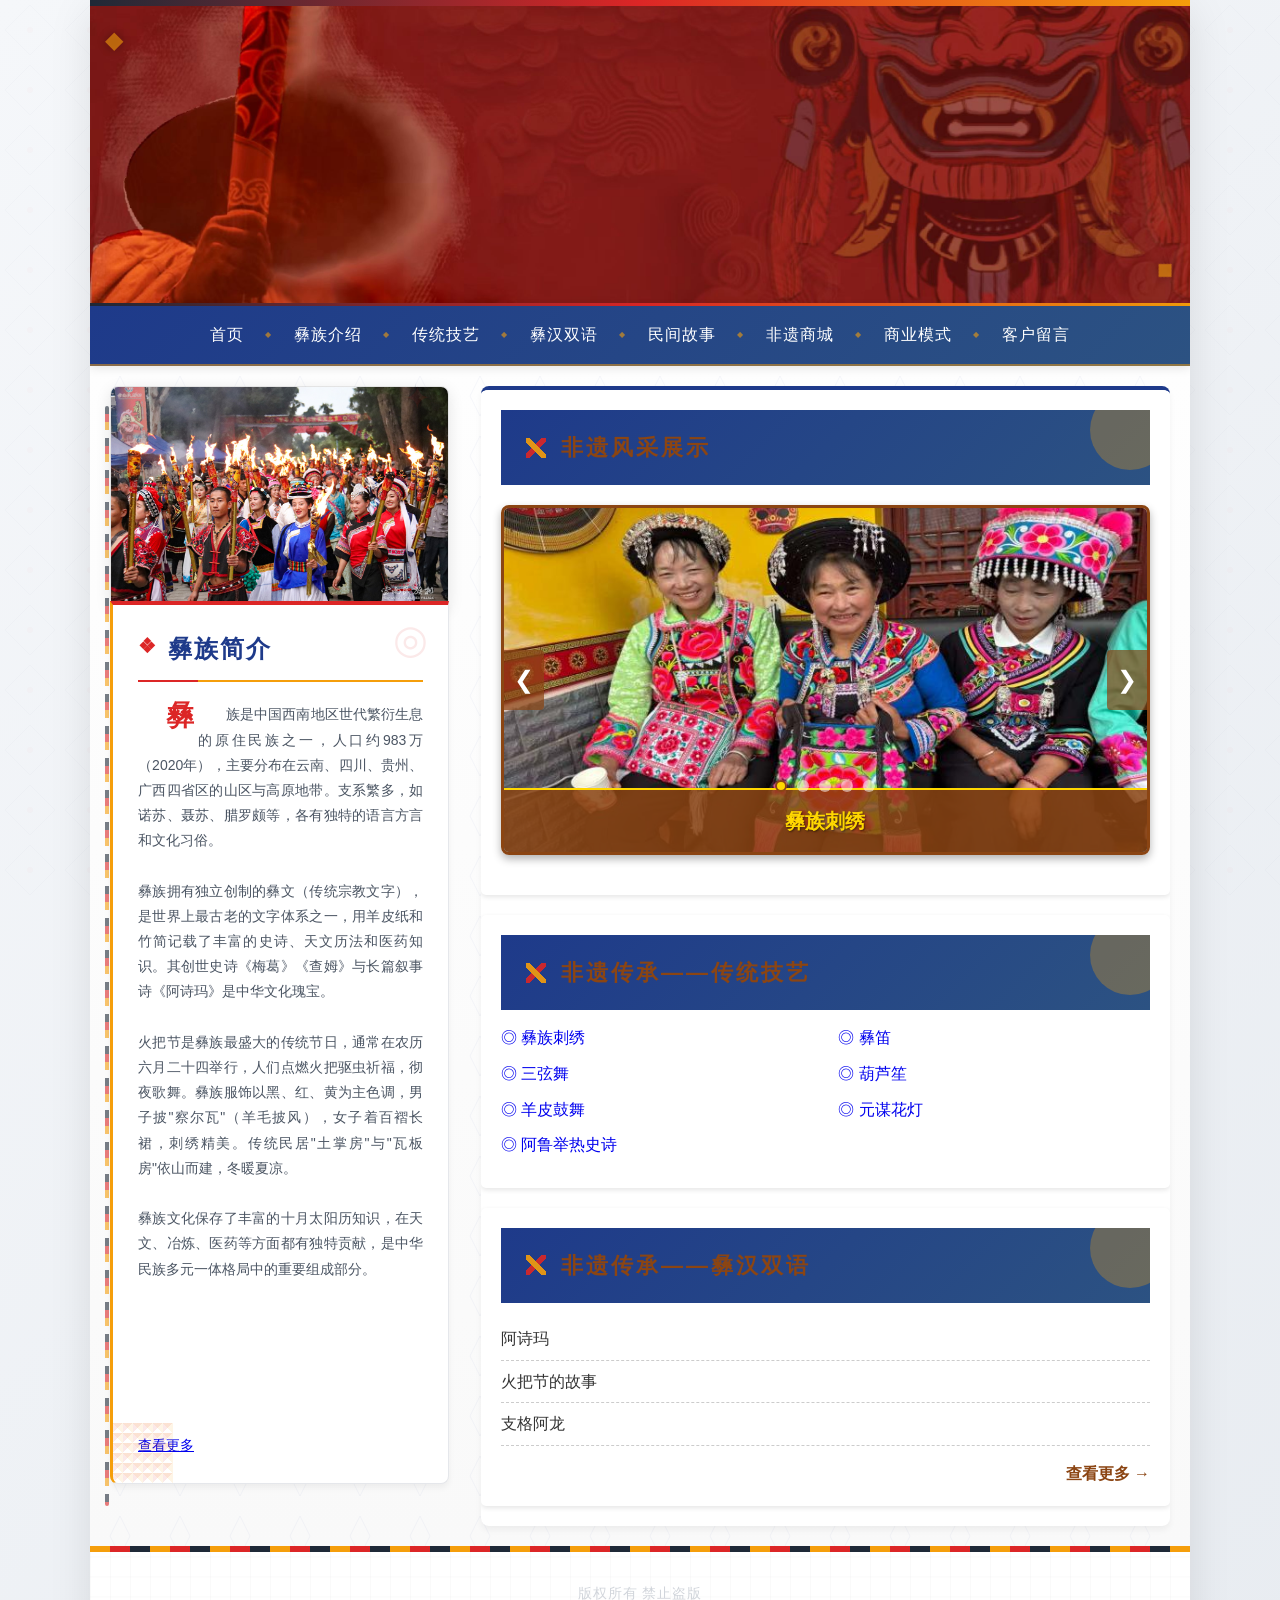
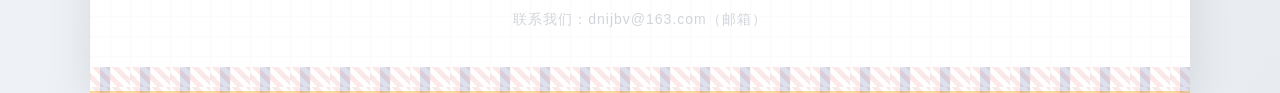
<file: index.html>
<!DOCTYPE html PUBLIC "-//W3C//DTD XHTML 1.0 Transitional//EN" "http://www.w3.org/TR/xhtml1/DTD/xhtml1-transitional.dtd">
<html xmlns="http://www.w3.org/1999/xhtml">
<head>
<meta http-equiv="Content-Type" content="text/html; charset=utf-8" />
<title>非遗传承——彝火数藏</title>
<link rel="stylesheet" type="text/css" href="css/index.css">

<!-- 仅添加必要的布局辅助样式，不改动原有CSS -->
<style type="text/css">
/* 辅助：让左右分区更清晰的布局 */
.content {
    overflow: hidden; /* 清除浮动 */
    padding: 20px;
}

/* 左侧：固定宽度浮动 */
.zuo {
    float: left;
    width: 32%;
    margin-right: 3%;
}

/* 右侧：自适应宽度 */
.you {
    float: left;
    width: 65%;
}

/* 确保容器撑开 */
.clearit {
    clear: both;
    height: 0;
    overflow: hidden;
}

/* 轮播图从列表中独立出来后的样式补偿 */
.slider-container {
    margin: 20px 0;
    width: 100%;
    height: 350px;
}

/* 右侧内容分块 */
.you-section {
    background: #fff;
    margin-bottom: 20px;
    padding: 20px;
    border-radius: 5px;
    box-shadow: 0 2px 5px rgba(0,0,0,0.1);
}

/* 技艺列表横向排列优化 */
.craft-grid {
    overflow: hidden;
}
.craft-grid li {
    float: left;
    width: 48%;
    margin-right: 4%;
    margin-bottom: 10px;
    list-style: none;
}
.craft-grid li:nth-child(2n) {
    margin-right: 0;
}

/* 故事列表样式保持 */
.story-list li {
    list-style: none;
    padding: 8px 0;
    border-bottom: 1px dashed #ccc;
}

/* 响应式：小屏幕时堆叠 */
@media (max-width: 768px) {
    .zuo, .you {
        float: none;
        width: 100%;
        margin-right: 0;
    }
}
</style>

<!-- 轮播图CSS - 方案二：图片上叠加半透明文字 -->
<style type="text/css">
.slider-container {
    position: relative;
    overflow: hidden;
    border: 3px solid #8B4513;
    border-radius: 8px;
    box-shadow: 0 4px 8px rgba(0,0,0,0.3);
}
.slider-wrapper {
    position: relative;
    width: 100%;
    height: 100%;
}
.slide {
    position: absolute;
    top: 0;
    left: 0;
    width: 100%;
    height: 100%;
    opacity: 0;
    transition: opacity 1s ease-in-out;
}
.slide.active {
    opacity: 1;
}
.slide img {
    width: 100%;
    height: 100%;
    object-fit: cover;
    display: block;
}
/* 文字说明样式 - 叠加在图片底部 */
.slide-caption {
    position: absolute;
    bottom: 0;
    left: 0;
    right: 0;
    background: rgba(139, 69, 19, 0.85);  /* 半透明赭石色背景 */
    color: #FFD700;  /* 金黄色文字 */
    padding: 15px;
    text-align: center;
    font-size: 20px;
    font-weight: bold;
    /* 文字阴影增强可读性 */
    text-shadow: 1px 1px 2px rgba(0,0,0,0.5);
    /* 上边框装饰 */
    border-top: 2px solid #FFD700;
}
.slider-btn {
    position: absolute;
    top: 50%;
    transform: translateY(-50%);
    background: rgba(139, 69, 19, 0.7);
    color: #fff;
    border: none;
    width: 40px;
    height: 60px;
    font-size: 24px;
    cursor: pointer;
    z-index: 10;
}
.slider-prev { left: 0; border-radius: 0 4px 4px 0; }
.slider-next { right: 0; border-radius: 4px 0 0 4px; }
.slider-dots {
    position: absolute;
    bottom: 60px;  /* 调整位置，避免与文字重叠 */
    left: 50%;
    transform: translateX(-50%);
    display: flex;
    gap: 10px;
    z-index: 10;
}
.dot {
    width: 12px;
    height: 12px;
    border-radius: 50%;
    background: rgba(255,255,255,0.5);
    cursor: pointer;
}
.dot.active {
    background: #FFD700;
    border: 2px solid #8B4513;
}
</style>
</head>

<body>

<div class="page">
    <div class="banner"><img src="images/banner.jpg" /></div>

    <div class="daohang">
        <p><a href="index.html">首页</a></p>
        <p><a href="jieshao.html">彝族介绍</a></p>
        <p><a href="jiyi.html">传统技艺</a></p>
        <p><a href="shuangyu.html">彝汉双语</a></p>
        <p><a href="gushi.html">民间故事</a></p>
        <p><a href="shangcheng.html">非遗商城</a></p>
        <p><a href="shangye.html">商业模式</a></p>
        <p><a href="liuyan.html">客户留言</a></p>
    </div>

    <div class="content">
        <!-- 左侧：保持原有结构 -->
        <div class="zuo">
            <img src="images/zuo1.jpg" />
            <div class="fangshi">
                <h1>彝族简介</h1>
                <p>
                    彝族是中国西南地区世代繁衍生息的原住民族之一，人口约983万（2020年），主要分布在云南、四川、贵州、广西四省区的山区与高原地带。支系繁多，如诺苏、聂苏、腊罗颇等，各有独特的语言方言和文化习俗。<br /><br />
                    
                    彝族拥有独立创制的彝文（传统宗教文字），是世界上最古老的文字体系之一，用羊皮纸和竹简记载了丰富的史诗、天文历法和医药知识。其创世史诗《梅葛》《查姆》与长篇叙事诗《阿诗玛》是中华文化瑰宝。<br /><br />
                    
                    火把节是彝族最盛大的传统节日，通常在农历六月二十四举行，人们点燃火把驱虫祈福，彻夜歌舞。彝族服饰以黑、红、黄为主色调，男子披"察尔瓦"（羊毛披风），女子着百褶长裙，刺绣精美。传统民居"土掌房"与"瓦板房"依山而建，冬暖夏凉。<br /><br />
                   
                    彝族文化保存了丰富的十月太阳历知识，在天文、冶炼、医药等方面都有独特贡献，是中华民族多元一体格局中的重要组成部分。
                    <br>
                    <br>
                    <br>
                    <br>
                    <br>
                    <br>
                    <br>
                    <a href="jieshao.html">查看更多</a>
                </p>
            </div>
        </div>

        <!-- 右侧：重新组织，不再把轮播图塞在ul里 -->
        <div class="you">
            
            <!-- 区块1：轮播图（独立出来，不再嵌套在li中） -->
            <div class="you-section">
                <h2 style="color: #8B4513; margin-bottom:15px;">非遗风采展示</h2>
                <div class="slider-container" id="craftSlider">
                    <div class="slider-wrapper">
                        <!-- 每个slide包含图片和文字说明 -->
                        <div class="slide active">
                            <img src="images/yixiu.jpg" alt="彝族刺绣" />
                            <div class="slide-caption">彝族刺绣</div>
                        </div>
                        <div class="slide">
                            <img src="images/yangpiguwu.jpg" alt="羊皮鼓舞" />
                            <div class="slide-caption">羊皮鼓舞</div>
                        </div>
                        <div class="slide">
                            <img src="images/sanxianwu.jpg" alt="三弦舞" />
                            <div class="slide-caption">三弦舞</div>
                        </div>
                        <div class="slide">
                            <img src="images/hulusheng.jpg" alt="葫芦笙" />
                            <div class="slide-caption">葫芦笙</div>
                        </div>
                         <div class="slide">
                            <img src="images/huobajie.jpg" alt="火把节" />
                            <div class="slide-caption">火把节</div>
                        </div>
                    </div>
                    
                    <button class="slider-btn slider-prev" onclick="changeSlide(-1)">&#10094;</button>
                    <button class="slider-btn slider-next" onclick="changeSlide(1)">&#10095;</button>
                    
                    <div class="slider-dots" id="sliderDots"></div>
                </div>
            </div>

            <!-- 区块2：传统技艺（使用两列布局，不再是一长条） -->
            <div class="you-section">
                <h2 style="color: #8B4513; margin-bottom:15px;">非遗传承——传统技艺</h2>
                <ul class="craft-grid">
                    <li><a href="yixiu.html" style="text-decoration: none;">◎ 彝族刺绣</a></li>
                    <li><a href="yidi.html" style="text-decoration: none;">◎ 彝笛</a></li>
                    <li><a href="sanxianwu.html" style="text-decoration: none;">◎ 三弦舞</a></li>
                    <li><a href="hulusheng.html" style="text-decoration: none;">◎ 葫芦笙</a></li>
                    <li><a href="yangpiguwu.html" style="text-decoration: none;">◎ 羊皮鼓舞</a></li>
                    <li><a href="huadeng.html" style="text-decoration: none;">◎ 元谋花灯</a></li>
                    <li><a href="alujure.html" style="text-decoration: none;">◎ 阿鲁举热史诗</a></li>
                </ul>
            </div>

            <!-- 区块3：民族故事 -->
            <div class="you-section">
                <h2 style="color: #8B4513; margin-bottom:15px;">非遗传承——彝汉双语</h2>
                <ul class="story-list">
                    <li>阿诗玛</li>
                    <li>火把节的故事</li>
                    <li>支格阿龙</li>
                </ul>
                <p style="text-align:right; margin-top:15px;">
                    <a href="gushi.html" style="color:#8B4513; text-decoration:none; font-weight:bold;">查看更多 →</a>
                </p>
            </div>

        </div>
        
        <div class="clearit"></div>
    </div>

    <div class="foot">
        <p>版权所有 禁止盗版<br />联系我们：dnijbv@163.com（邮箱）</p>
    </div>
</div>

<!-- 引用外部JS文件（确保路径正确） -->
<script type="text/javascript" src="Scripts/slide.js"></script>

</body>
</html>
</file>
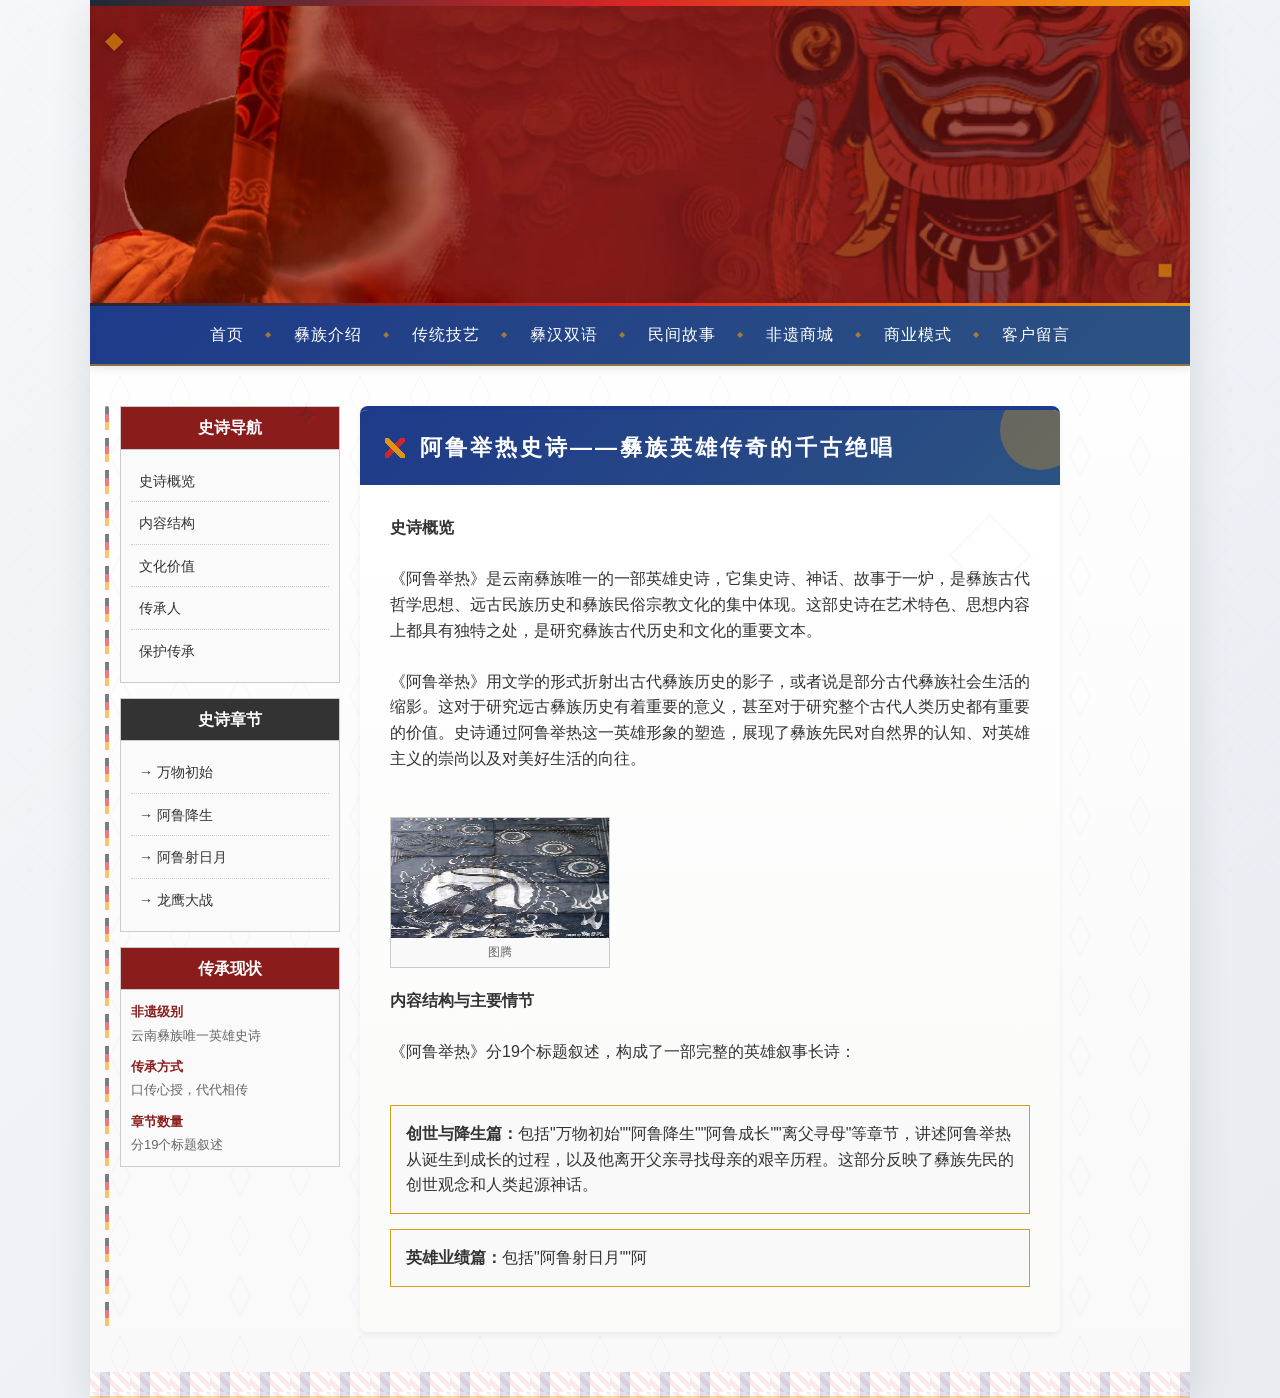
<file: alujure.html>
<!DOCTYPE html PUBLIC "-//W3C//DTD XHTML 1.0 Transitional//EN" "http://www.w3.org/TR/xhtml1/DTD/xhtml1-transitional.dtd">
<html xmlns="http://www.w3.org/1999/xhtml">
<head>
<meta http-equiv="Content-Type" content="text/html; charset=utf-8" />
<title>阿鲁举热史诗 - 非遗传承——彝火数藏</title>
<link rel="stylesheet" type="text/css" href="css/index.css">
</head>

<body>

<div class="page">
<div class="banner"><img src="images/banner.jpg" /></div>

  <div class="daohang">
        <p><a href="index.html">首页</a></p>
        <p><a href="jieshao.html">彝族介绍</a></p>
        <p><a href="jiyi.html">传统技艺</a></p>
        <p><a href="shuangyu.html">彝汉双语</a></p>
        <p><a href="gushi.html">民间故事</a></p>
        <p><a href="shangcheng.html">非遗商城</a></p>
        <p><a href="shangye.html">商业模式</a></p>
        <p><a href="liuyan.html">客户留言</a></p>
    </div>


<div class="content">

<!-- 左侧边栏 -->
<div class="zuo" style="width:220px; float:left; margin-right:20px;">
    <div style="border:1px solid #ccc; margin-bottom:15px; background:#fafafa;">
        <h3 style="background:#8b1c1c; color:#fff; padding:8px; font-size:16px; text-align:center; margin:0; border-bottom:1px solid #ccc;">史诗导航</h3>
        <ul style="list-style:none; padding:10px; margin:0;">
            <li style="padding:8px; border-bottom:1px dotted #ccc;"><a href="#intro" style="color:#333; text-decoration:none; font-size:14px;">史诗概览</a></li>
            <li style="padding:8px; border-bottom:1px dotted #ccc;"><a href="#content" style="color:#333; text-decoration:none; font-size:14px;">内容结构</a></li>
            <li style="padding:8px; border-bottom:1px dotted #ccc;"><a href="#value" style="color:#333; text-decoration:none; font-size:14px;">文化价值</a></li>
            <li style="padding:8px; border-bottom:1px dotted #ccc;"><a href="#inherit" style="color:#333; text-decoration:none; font-size:14px;">传承人</a></li>
            <li style="padding:8px;"><a href="#protect" style="color:#333; text-decoration:none; font-size:14px;">保护传承</a></li>
        </ul>
    </div>
    
    <div style="border:1px solid #ccc; margin-bottom:15px; background:#fafafa;">
        <h3 style="background:#333; color:#fff; padding:8px; font-size:16px; text-align:center; margin:0; border-bottom:1px solid #ccc;">史诗章节</h3>
        <ul style="list-style:none; padding:10px; margin:0;">
            <li style="padding:8px; border-bottom:1px dotted #ccc;"><a href="#" style="color:#333; text-decoration:none; font-size:14px;">→ 万物初始</a></li>
            <li style="padding:8px; border-bottom:1px dotted #ccc;"><a href="#" style="color:#333; text-decoration:none; font-size:14px;">→ 阿鲁降生</a></li>
            <li style="padding:8px; border-bottom:1px dotted #ccc;"><a href="#" style="color:#333; text-decoration:none; font-size:14px;">→ 阿鲁射日月</a></li>
            <li style="padding:8px;"><a href="#" style="color:#333; text-decoration:none; font-size:14px;">→ 龙鹰大战</a></li>
        </ul>
    </div>
    
    <div style="border:1px solid #ccc; background:#fafafa;">
        <h3 style="background:#8b1c1c; color:#fff; padding:8px; font-size:16px; text-align:center; margin:0; border-bottom:1px solid #ccc;">传承现状</h3>
        <div style="padding:10px; font-size:13px; color:#666; line-height:1.8;">
            <p style="margin:0 0 8px 0; text-indent:0;"><strong style="color:#8b1c1c;">非遗级别</strong><br />云南彝族唯一英雄史诗</p>
            <p style="margin:0 0 8px 0; text-indent:0;"><strong style="color:#8b1c1c;">传承方式</strong><br />口传心授，代代相传</p>
            <p style="margin:0; text-indent:0;"><strong style="color:#8b1c1c;">章节数量</strong><br />分19个标题叙述</p>
        </div>
    </div>
</div>

<!-- 右侧主内容区 -->
<div class="you" style="width:700px; float:left;">
<h2>阿鲁举热史诗——彝族英雄传奇的千古绝唱</h2>
<div class="neirong">
<p>
<strong id="intro">史诗概览</strong><br /><br />

《阿鲁举热》是云南彝族唯一的一部英雄史诗，它集史诗、神话、故事于一炉，是彝族古代哲学思想、远古民族历史和彝族民俗宗教文化的集中体现。这部史诗在艺术特色、思想内容上都具有独特之处，是研究彝族古代历史和文化的重要文本。<br /><br />

《阿鲁举热》用文学的形式折射出古代彝族历史的影子，或者说是部分古代彝族社会生活的缩影。这对于研究远古彝族历史有着重要的意义，甚至对于研究整个古代人类历史都有重要的价值。史诗通过阿鲁举热这一英雄形象的塑造，展现了彝族先民对自然界的认知、对英雄主义的崇尚以及对美好生活的向往。<br /><br />

<div style="margin:20px 0; overflow:hidden;">
    <div style="width:220px; float:left; margin-right:20px; border:1px solid #ccc; text-align:center;">
        <img src="images/alujure2.jpg" style="width:100%; height:120px; background:#eee;" alt="传承人表演" />
        <p style="margin:0; padding:5px; font-size:12px; color:#666; background:#f9f9f9;">图腾</p>
    </div>
    <div style="clear:both;"></div>
</div>

<strong id="content">内容结构与主要情节</strong><br /><br />

《阿鲁举热》分19个标题叙述，构成了一部完整的英雄叙事长诗：<br /><br />

<div style="background:#f9f9f9; border:1px solid #d4a017; padding:15px; margin:15px 0;">
<p style="margin:0; text-indent:0;"><strong>创世与降生篇：</strong>包括"万物初始""阿鲁降生""阿鲁成长""离父寻母"等章节，讲述阿鲁举热从诞生到成长的过程，以及他离开父亲寻找母亲的艰辛历程。这部分反映了彝族先民的创世观念和人类起源神话。</p>
</div>

<div style="background:#f9f9f9; border:1px solid #d4a017; padding:15px; margin:15px 0;">
<p style="margin:0; text-indent:0;"><strong>英雄业绩篇：</strong>包括"阿鲁射日月""阿
</file>
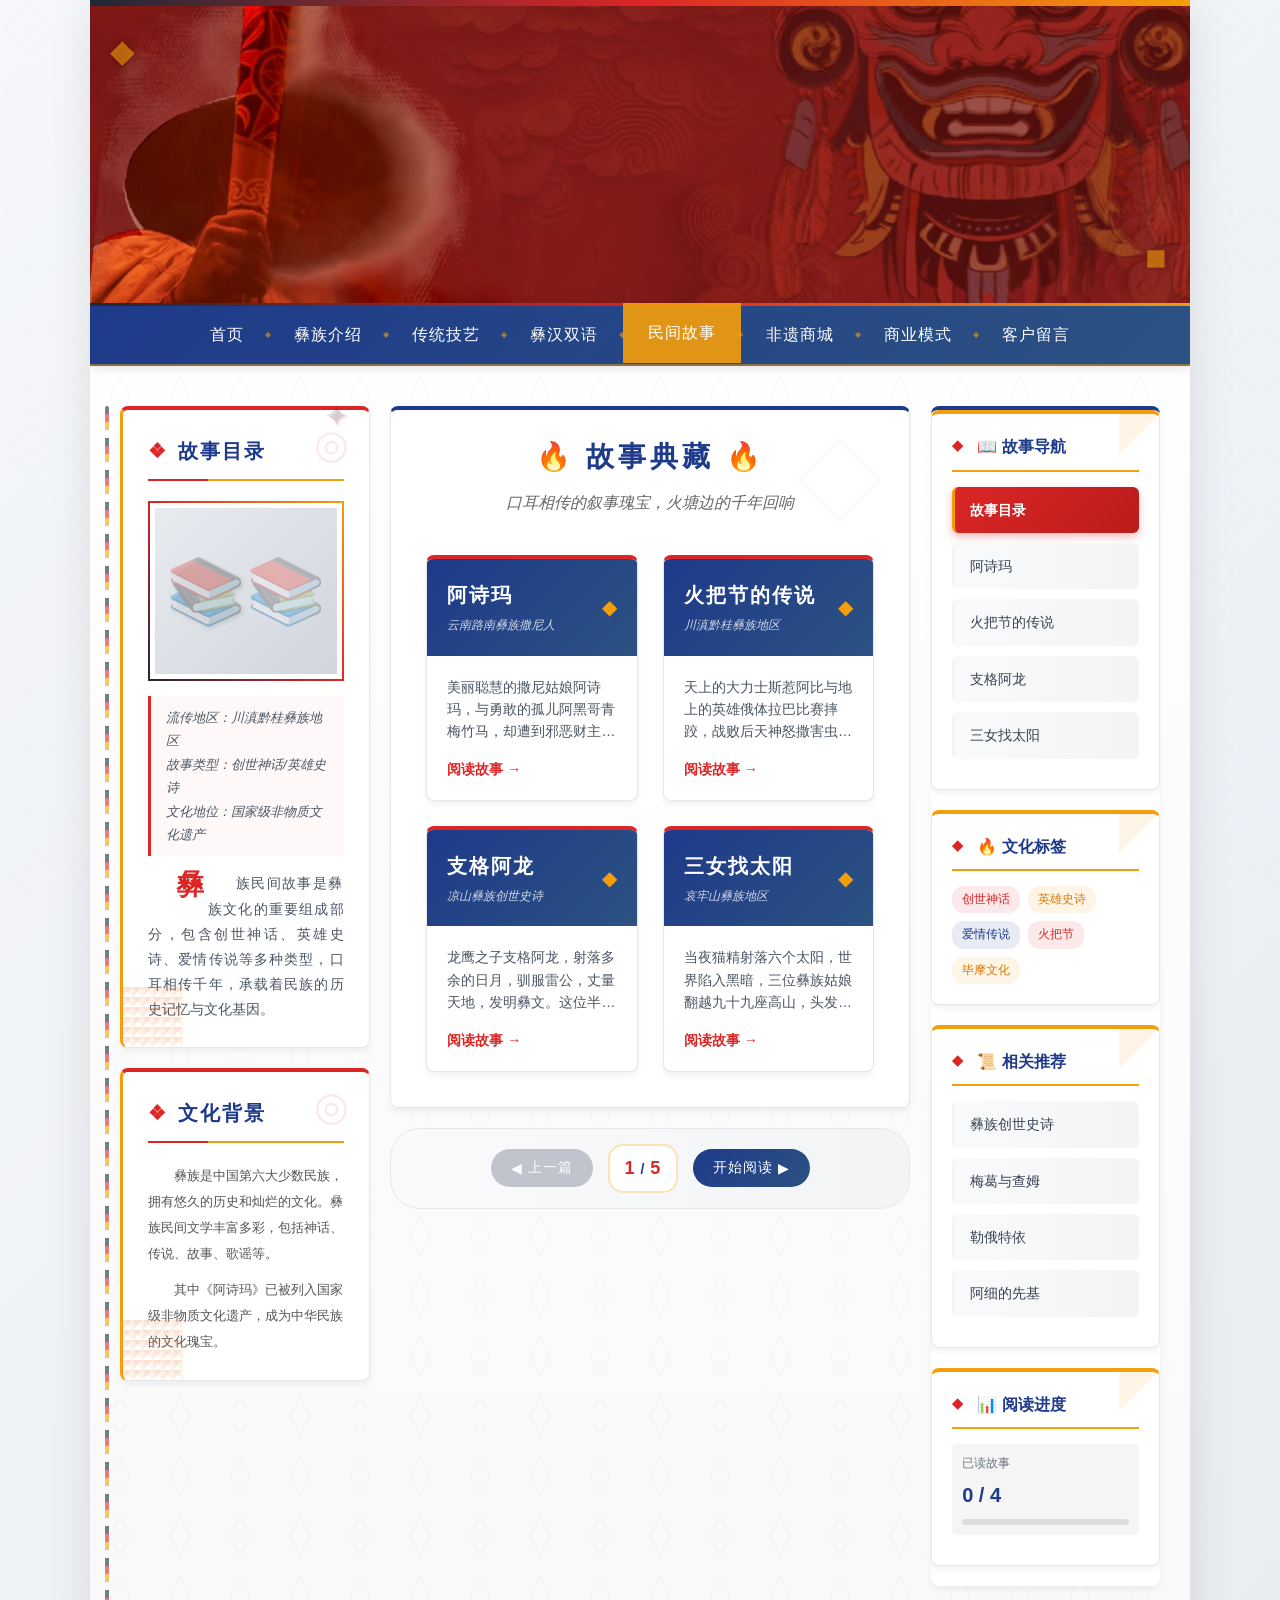
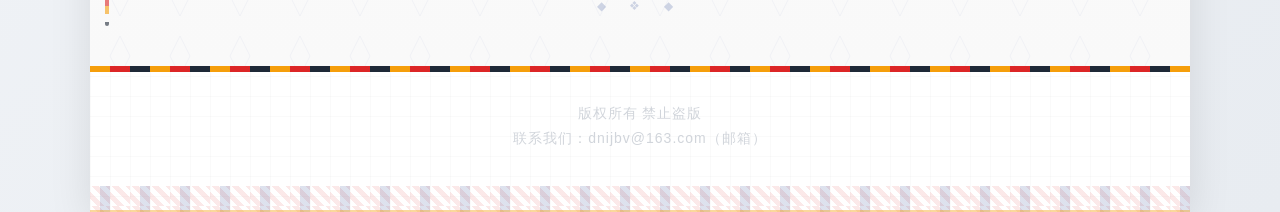
<file: gushi.html>
<!DOCTYPE html PUBLIC "-//W3C//DTD XHTML 1.0 Transitional//EN" "http://www.w3.org/TR/xhtml1/DTD/xhtml1-transitional.dtd">
<html xmlns="http://www.w3.org/1999/xhtml">
<head>
<meta http-equiv="Content-Type" content="text/html; charset=utf-8" />
<title>彝韵千年 · 传统故事专栏</title>
<link rel="stylesheet" type="text/css" href="css/index.css">

<style type="text/css">
@charset "utf-8";

/* ==================== 基础重置与字体 ==================== */
* {
    margin: 0;
    padding: 0;
    box-sizing: border-box;
}

body {
    font-family: "Microsoft YaHei", "SimSun", "PingFang SC", sans-serif;
    background: linear-gradient(135deg, #f5f7fa 0%, #e8ecf1 100%);
    color: #333;
    line-height: 1.6;
}

/* ==================== 页面容器 ==================== */
.page {
    width: 1100px;
    margin: 0 auto;
    background: #fff;
    box-shadow: 0 10px 40px rgba(0,0,0,0.1);
    min-height: 100vh;
    position: relative;
    overflow: hidden;
    /* 添加纸质纹理 */
    background-image: 
        linear-gradient(90deg, rgba(0,0,0,0.02) 1px, transparent 1px),
        linear-gradient(rgba(0,0,0,0.02) 1px, transparent 1px);
    background-size: 20px 20px, 20px 20px;
    background-position: center center;
}

/* 顶部三色装饰线 - 彝族黑、红、黄三色文化 */
.page::before {
    content: "";
    display: block;
    height: 6px;
    background: linear-gradient(90deg, #1f2937 0%, #dc2626 50%, #f59e0b 100%);
    width: 100%;
    position: relative;
}

/* 顶部装饰线下方添加彝族刺绣风格几何纹 */
.page::after {
    content: "";
    display: block;
    height: 24px;
    background: 
        repeating-linear-gradient(
            90deg,
            transparent 0px,
            transparent 10px,
            rgba(30, 58, 138, 0.15) 10px,
            rgba(30, 58, 138, 0.15) 20px,
            transparent 20px,
            transparent 30px
        ),
        repeating-linear-gradient(
            45deg,
            transparent 0px,
            transparent 5px,
            rgba(220, 38, 38, 0.1) 5px,
            rgba(220, 38, 38, 0.1) 10px
        );
    background-size: 40px 24px, 20px 20px;
    border-bottom: 2px solid rgba(245, 158, 11, 0.4);
}

/* ==================== 横幅区域 ==================== */
.banner {
    width: 100%;
    height: 300px;
    overflow: hidden;
    position: relative;
    border-bottom: 3px solid transparent;
    border-image: linear-gradient(90deg, #1f2937, #dc2626, #f59e0b) 1;
    background: linear-gradient(135deg, #1e3a8a 0%, #2c5282 100%);
    display: flex;
    align-items: center;
    justify-content: center;
}

.banner-content {
    text-align: center;
    color: #fff;
    z-index: 10;
    position: relative;
}

.banner h1 {
    font-size: 48px;
    font-weight: 700;
    letter-spacing: 8px;
    margin-bottom: 15px;
    text-shadow: 2px 2px 4px rgba(0,0,0,0.3);
    position: relative;
    display: inline-block;
}

/* 标题装饰 - 彝族银饰风格 */
.banner h1::before,
.banner h1::after {
    content: "✦";
    position: absolute;
    top: 50%;
    transform: translateY(-50%);
    color: #f59e0b;
    font-size: 24px;
    opacity: 0.8;
}

.banner h1::before {
    left: -40px;
}

.banner h1::after {
    right: -40px;
}

.banner p {
    font-size: 18px;
    letter-spacing: 4px;
    opacity: 0.9;
    font-style: italic;
}

/* 背景装饰图案 */
.banner-bg-pattern {
    position: absolute;
    top: 0;
    left: 0;
    width: 100%;
    height: 100%;
    background: 
        radial-gradient(circle at 20% 50%, rgba(220, 38, 38, 0.2) 0%, transparent 50%),
        radial-gradient(circle at 80% 50%, rgba(245, 158, 11, 0.2) 0%, transparent 50%);
    opacity: 0.6;
}

/* 横幅装饰角 - 彝族八角纹简版 */
.banner::before,
.banner::after {
    content: "◆";
    position: absolute;
    color: rgba(245, 158, 11, 0.6);
    font-size: 32px;
    z-index: 10;
    text-shadow: 0 0 10px rgba(0,0,0,0.3);
}

.banner::before {
    top: 20px;
    left: 20px;
}

.banner::after {
    bottom: 20px;
    right: 20px;
    transform: rotate(45deg);
}

/* ==================== 导航栏 ==================== */
.daohang {
    background: linear-gradient(135deg, #1e3a8a 0%, #2c5282 100%);
    padding: 0;
    box-shadow: 0 2px 10px rgba(0,0,0,0.1);
    position: sticky;
    top: 0;
    z-index: 100;
    display: flex;
    justify-content: center;
    align-items: center;
    height: 60px;
    /* 添加底部刺绣感边框 - 彝族黄 */
    border-bottom: 2px solid rgba(245, 158, 11, 0.5);
}

.daohang p {
    display: inline-block;
    margin: 0;
    position: relative;
}

.daohang a {
    display: block;
    color: #fff;
    text-decoration: none;
    padding: 0 25px;
    height: 60px;
    line-height: 60px;
    font-size: 16px;
    font-weight: 500;
    letter-spacing: 1px;
    transition: all 0.3s ease;
    position: relative;
    overflow: hidden;
    cursor: pointer;
}

/* 导航hover效果 - 金色滑入 */
.daohang a::before {
    content: "";
    position: absolute;
    bottom: 0;
    left: 0;
    width: 100%;
    height: 0;
    background: rgba(245, 158, 11, 0.9);
    transition: height 0.3s ease;
    z-index: -1;
}

/* 彝族火焰纹渐变扫过效果 */
.daohang a::after {
    content: "";
    position: absolute;
    top: 0;
    left: -100%;
    width: 100%;
    height: 100%;
    background: linear-gradient(
        90deg,
        transparent,
        rgba(245, 158, 11, 0.3),
        transparent
    );
    transition: left 0.5s;
    z-index: -1;
}

.daohang a:hover, .daohang a.active {
    color: #fff;
    transform: translateY(-2px);
}

.daohang a:hover::before, .daohang a.active::before {
    height: 100%;
}

.daohang a:hover::after {
    left: 100%;
}

/* 导航项分隔 - 彝族风格棱形 */
.daohang p:not(:last-child)::after {
    content: "◆";
    color: rgba(245, 158, 11, 0.6);
    font-size: 8px;
    position: absolute;
    right: -2px;
    top: 50%;
    transform: translateY(-50%);
}

/* ==================== 内容区域 ==================== */
.content {
    padding: 40px 30px;
    overflow: hidden;
    background: 
        url('data:image/svg+xml,<svg xmlns="http://www.w3.org/2000/svg" width="60" height="60" opacity="0.04"><path d="M30 10 L40 30 L30 50 L20 30 Z" fill="none" stroke="%231e3a8a" stroke-width="1"/></svg>'),
        linear-gradient(to bottom, #fefefe 0%, #f9f9f9 100%);
    background-size: 60px 60px, 100% 100%;
    position: relative;
    min-height: 600px;
}

/* 内容区侧边装饰线 - 彝族三色条纹（黑红黄） */
.content::before {
    content: "";
    position: absolute;
    left: 15px;
    top: 40px;
    bottom: 40px;
    width: 4px;
    background: repeating-linear-gradient(
        180deg,
        #1f2937 0px,    /* 彝族黑 */
        #1f2937 8px,
        #dc2626 8px,    /* 彝族红 */
        #dc2626 16px,
        #f59e0b 16px,   /* 彝族黄 */
        #f59e0b 24px,
        transparent 24px,
        transparent 32px
    );
    opacity: 0.6;
    border-radius: 2px;
}

/* ==================== 三栏布局调整 ==================== */
/* 左侧：故事概览（25%） */
.zuo {
    float: left;
    width: 24%;
    margin-right: 2%;
    position: relative;
}

/* 中间：故事正文（50%） */
.zhong {
    float: left;
    width: 50%;
    margin-right: 2%;
}

/* 右侧：故事导航（23%） */
.you {
    float: left;
    width: 22%;
    position: relative;
}

/* ==================== 左侧栏样式 ==================== */
.zuo-box {
    background: #fff;
    border: 1px solid #e5e7eb;
    border-top: 4px solid #dc2626;
    border-radius: 8px;
    padding: 25px;
    margin-bottom: 20px;
    box-shadow: 0 4px 6px rgba(0,0,0,0.05);
    position: relative;
    /* 添加左侧民族色彩条 */
    border-left: 3px solid #f59e0b;
}

/* 彝族八角花装饰（银饰风格） */
.zuo::before {
    content: "✦";
    position: absolute;
    top: -15px;
    right: 20px;
    font-size: 32px;
    color: rgba(31, 41, 55, 0.15);
    font-family: serif;
    z-index: 10;
    text-shadow: 2px 2px 0 rgba(220, 38, 38, 0.1);
}

/* 右上角装饰 - 蜡染圆点 */
.zuo-box::before {
    content: "◎";
    position: absolute;
    top: 15px;
    right: 20px;
    font-size: 40px;
    color: rgba(220, 38, 38, 0.1);
    font-family: serif;
    line-height: 1;
}

/* 彝族漆器纹样角落（左下角三角形几何纹） */
.zuo-box::after {
    content: "";
    position: absolute;
    bottom: 0;
    left: 0;
    width: 60px;
    height: 60px;
    background: 
        linear-gradient(45deg, transparent 50%, rgba(245, 158, 11, 0.1) 50%),
        linear-gradient(-45deg, transparent 50%, rgba(220, 38, 38, 0.1) 50%);
    background-size: 10px 10px;
    border-radius: 0 0 0 8px;
    pointer-events: none;
}

.zuo-box h2 {
    font-size: 20px;
    color: #1e3a8a;
    margin-bottom: 20px;
    padding-bottom: 12px;
    border-bottom: 2px solid #f59e0b;
    font-weight: 700;
    letter-spacing: 2px;
    position: relative;
    /* 标题前添加民族符号 */
    padding-left: 30px;
}

.zuo-box h2::before {
    content: "❖";
    position: absolute;
    left: 0;
    color: #dc2626;
    font-size: 20px;
}

.zuo-box h2::after {
    content: "";
    position: absolute;
    bottom: -2px;
    left: 0;
    width: 60px;
    height: 2px;
    background: #dc2626;
}

/* 故事图片区 */
.story-image {
    width: 100%;
    height: 180px;
    background: linear-gradient(135deg, #e8ecf1 0%, #d1d5db 100%);
    border-radius: 8px;
    margin-bottom: 15px;
    display: flex;
    align-items: center;
    justify-content: center;
    font-size: 64px;
    color: rgba(30, 58, 138, 0.3);
    position: relative;
    overflow: hidden;
    border: 2px solid transparent;
    border-image: linear-gradient(45deg, #1f2937 0%, #dc2626 50%, #f59e0b 100%) 1;
    padding: 5px;
    background-clip: content-box;
}

.story-image::before {
    content: attr(data-icon);
    z-index: 2;
    text-shadow: 2px 2px 4px rgba(0,0,0,0.1);
}

.story-meta {
    font-size: 13px;
    line-height: 1.8;
    color: #4b5563;
    margin-bottom: 15px;
    font-style: italic;
    border-left: 3px solid #dc2626;
    padding-left: 15px;
    background: rgba(220, 38, 38, 0.03);
    padding: 10px 15px;
    border-radius: 0 4px 4px 0;
}

.story-intro {
    font-size: 14px;
    line-height: 1.8;
    color: #4b5563;
    text-align: justify;
    text-indent: 2em;
    position: relative;
}

/* 段落首字下沉效果 - 古书风格 */
.story-intro::first-letter {
    font-size: 2em;
    color: #dc2626;
    font-weight: bold;
    float: left;
    line-height: 1;
    margin-right: 4px;
    font-family: "SimSun", serif;
}

/* ==================== 中间栏样式 ==================== */
.section-box {
    background: #fff;
    border: 1px solid #e5e7eb;
    border-top: 4px solid #1e3a8a;
    border-radius: 8px;
    padding: 25px;
    margin-bottom: 20px;
    box-shadow: 0 4px 6px rgba(0,0,0,0.05);
    position: relative;
    overflow: hidden;
    display: none; /* 默认隐藏，用于分页 */
}

.section-box.active {
    display: block;
    animation: fadeIn 0.6s ease;
}

@keyframes fadeIn {
    from { opacity: 0; transform: translateY(20px); }
    to { opacity: 1; transform: translateY(0); }
}

/* 列表区域背景添加淡淡的几何纹 */
.section-box::before {
    content: "";
    position: absolute;
    top: 20px;
    right: 20px;
    width: 100px;
    height: 100px;
    background: url('data:image/svg+xml,<svg xmlns="http://www.w3.org/2000/svg" viewBox="0 0 100 100" opacity="0.03"><path d="M50 10 L90 50 L50 90 L10 50 Z" fill="none" stroke="%23dc2626" stroke-width="2"/></svg>');
    pointer-events: none;
}

.chapter-mark {
    display: inline-block;
    background: linear-gradient(135deg, #dc2626 0%, #f59e0b 100%);
    color: #fff;
    padding: 4px 12px;
    border-radius: 20px;
    font-size: 12px;
    margin-bottom: 10px;
    letter-spacing: 2px;
    font-weight: bold;
}

.section-title {
    color: #1e3a8a;
    font-size: 22px;
    margin-bottom: 20px;
    font-weight: 700;
    letter-spacing: 3px;
    position: relative;
    padding-left: 35px;
    border-left: none;
}

/* 标题装饰 - 彝族虎纹/火焰纹简意（几何交叉） */
.section-title::before {
    content: "";
    position: absolute;
    left: 0;
    top: 50%;
    transform: translateY(-50%);
    width: 24px;
    height: 24px;
    background: 
        linear-gradient(45deg, transparent 40%, #f59e0b 40%, #f59e0b 60%, transparent 60%),
        linear-gradient(-45deg, transparent 40%, #dc2626 40%, #dc2626 60%, transparent 60%);
    opacity: 0.9;
}

/* 故事正文样式 */
.story-text {
    font-size: 15px;
    line-height: 2;
    color: #374151;
    text-align: justify;
}

.story-text p {
    margin-bottom: 20px;
    text-indent: 2em;
    position: relative;
}

/* 首字下沉 */
.story-text p:first-of-type::first-letter {
    font-size: 3em;
    color: #dc2626;
    font-weight: bold;
    float: left;
    line-height: 1;
    margin-right: 8px;
    margin-top: -5px;
    font-family: "SimSun", serif;
    text-shadow: 2px 2px 0 rgba(245, 158, 11, 0.3);
}

/* 引用框 - 彝族格言风格 */
.story-quote {
    background: linear-gradient(135deg, rgba(30, 58, 138, 0.05) 0%, rgba(220, 38, 38, 0.05) 100%);
    border-left: 4px solid #dc2626;
    padding: 20px 25px;
    margin: 25px 0;
    font-style: italic;
    color: #1e3a8a;
    position: relative;
    border-radius: 0 8px 8px 0;
}

.story-quote::before {
    content: """;
    position: absolute;
    top: 10px;
    left: 10px;
    font-size: 48px;
    color: rgba(220, 38, 38, 0.2);
    font-family: serif;
    line-height: 1;
}

/* 故事列表（目录页） */
.story-list {
    display: grid;
    grid-template-columns: repeat(2, 1fr);
    gap: 25px;
    padding: 10px;
}

.story-card {
    background: #fff;
    border-radius: 8px;
    overflow: hidden;
    box-shadow: 0 4px 6px rgba(0,0,0,0.05);
    transition: all 0.3s ease;
    cursor: pointer;
    border: 1px solid #e5e7eb;
    border-top: 4px solid #dc2626;
    position: relative;
}

.story-card::before {
    content: "";
    position: absolute;
    top: 0;
    right: 0;
    width: 60px;
    height: 60px;
    background: linear-gradient(135deg, rgba(245, 158, 11, 0.1) 50%, transparent 50%);
    border-radius: 0 0 0 8px;
}

.story-card:hover {
    transform: translateY(-5px);
    box-shadow: 0 10px 25px rgba(0,0,0,0.1);
    border-top-color: #f59e0b;
}

.story-card-header {
    background: linear-gradient(135deg, #1e3a8a 0%, #2c5282 100%);
    color: #fff;
    padding: 20px;
    position: relative;
}

.story-card-header::after {
    content: "◆";
    position: absolute;
    right: 20px;
    top: 50%;
    transform: translateY(-50%);
    color: #f59e0b;
    font-size: 20px;
}

.story-card h3 {
    font-size: 20px;
    margin-bottom: 5px;
    letter-spacing: 2px;
}

.story-card .region {
    font-size: 12px;
    opacity: 0.8;
    font-style: italic;
}

.story-card-body {
    padding: 20px;
}

.story-card p {
    font-size: 14px;
    color: #4b5563;
    line-height: 1.6;
    margin-bottom: 15px;
    display: -webkit-box;
    -webkit-line-clamp: 3;
    -webkit-box-orient: vertical;
    overflow: hidden;
}

.read-more {
    color: #dc2626;
    font-size: 14px;
    font-weight: 600;
    display: inline-flex;
    align-items: center;
    gap: 5px;
    transition: all 0.3s;
}

.story-card:hover .read-more {
    color: #f59e0b;
    gap: 10px;
}

/* ==================== 右侧栏样式 ==================== */
.tool-box {
    background: #fff;
    border: 1px solid #e5e7eb;
    border-top: 4px solid #f59e0b;
    border-radius: 8px;
    padding: 20px;
    margin-bottom: 20px;
    box-shadow: 0 4px 6px rgba(0,0,0,0.05);
    position: relative;
    overflow: hidden;
}

.tool-box::before {
    content: "";
    position: absolute;
    top: 0;
    right: 0;
    width: 40px;
    height: 40px;
    background: linear-gradient(135deg, rgba(245, 158, 11, 0.1) 50%, transparent 50%);
    pointer-events: none;
}

.tool-box h3 {
    color: #1e3a8a;
    font-size: 16px;
    margin-bottom: 15px;
    padding-bottom: 10px;
    border-bottom: 2px solid #f59e0b;
    font-weight: 600;
    position: relative;
    padding-left: 25px;
}

.tool-box h3::before {
    content: "◆";
    position: absolute;
    left: 0;
    color: #dc2626;
    font-size: 14px;
}

.tool-item {
    background: linear-gradient(to right, #f9fafb 0%, #f3f4f6 100%);
    padding: 12px 15px;
    margin-bottom: 10px;
    border-radius: 6px;
    cursor: pointer;
    transition: all 0.3s ease;
    font-size: 14px;
    color: #374151;
    border-left: 3px solid transparent;
    position: relative;
    overflow: hidden;
}

.tool-item::before {
    content: "●";
    position: absolute;
    left: 10px;
    top: 50%;
    transform: translateY(-50%);
    color: #f59e0b;
    font-size: 6px;
    opacity: 0;
    transition: all 0.3s ease;
}

.tool-item:hover {
    background: linear-gradient(135deg, #1e3a8a 0%, #2c5282 100%);
    color: #FFD700;
    transform: translateX(5px);
    border-left-color: #f59e0b;
    padding-left: 25px;
    box-shadow: 0 4px 8px rgba(30, 58, 138, 0.3);
}

.tool-item:hover::before {
    opacity: 1;
    left: 12px;
}

.tool-item.active {
    background: linear-gradient(135deg, #dc2626 0%, #b91c1c 100%);
    color: #fff;
    font-weight: bold;
    border-left-color: #f59e0b;
    box-shadow: 0 4px 8px rgba(220, 38, 38, 0.3);
}

/* 翻页控制区 */
.page-controls {
    display: flex;
    justify-content: center;
    align-items: center;
    gap: 15px;
    margin-top: 20px;
    padding: 15px;
    background: linear-gradient(to right, #f9fafb 0%, #f3f4f6 100%);
    border-radius: 30px;
    border: 1px solid #e5e7eb;
}

.page-btn {
    background: linear-gradient(135deg, #1e3a8a 0%, #2c5282 100%);
    color: #fff;
    border: none;
    padding: 10px 20px;
    font-size: 14px;
    cursor: pointer;
    border-radius: 20px;
    transition: all 0.3s ease;
    display: flex;
    align-items: center;
    gap: 5px;
    font-family: "Microsoft YaHei", sans-serif;
    letter-spacing: 1px;
}

.page-btn:hover:not(:disabled) {
    background: linear-gradient(135deg, #dc2626 0%, #b91c1c 100%);
    transform: translateY(-2px);
    box-shadow: 0 4px 8px rgba(220, 38, 38, 0.3);
}

.page-btn:disabled {
    background: #9ca3af;
    cursor: not-allowed;
    opacity: 0.6;
}

.page-indicator {
    font-size: 14px;
    color: #1e3a8a;
    font-weight: 600;
    letter-spacing: 1px;
    background: #fff;
    padding: 8px 15px;
    border-radius: 15px;
    border: 2px solid rgba(245, 158, 11, 0.3);
}

.page-indicator span {
    color: #dc2626;
    font-size: 18px;
    font-weight: 700;
}

/* ==================== 清除浮动 ==================== */
.clearit {
    clear: both;
    height: 40px;
    position: relative;
}

/* 清除浮动处的装饰分隔 */
.clearit::before {
    content: "◆ ❖ ◆";
    display: block;
    text-align: center;
    color: rgba(30, 58, 138, 0.2);
    font-size: 12px;
    letter-spacing: 10px;
    line-height: 40px;
}

/* ==================== 页脚 ==================== */
.foot {
    background: linear-gradient(135deg, #1f2937 0%, #111827 100%);
    color: #fff;
    text-align: center;
    padding: 35px 30px;
    margin-top: 0;
    position: relative;
    /* 添加民族图案底纹 */
    background-image: url('data:image/svg+xml,<svg xmlns="http://www.w3.org/2000/svg" width="40" height="40" opacity="0.05"><rect x="10" y="10" width="20" height="20" fill="none" stroke="%23ffffff" stroke-width="1"/></svg>');
}

/* 彝族回纹装饰线（黑红黄三色交替） */
.foot::before {
    content: "";
    display: block;
    height: 6px;
    background: 
        repeating-linear-gradient(
            90deg,
            #f59e0b 0px,
            #f59e0b 20px,
            #dc2626 20px,
            #dc2626 40px,
            #1f2937 40px,
            #1f2937 60px
        ),
        linear-gradient(90deg, #f59e0b, #dc2626, #1f2937, #dc2626, #f59e0b);
    background-size: 60px 100%, 100% 100%;
    position: absolute;
    top: 0;
    left: 0;
    right: 0;
}

/* 页脚装饰文字 */
.foot::after {
    content: "彩云之南";
    position: absolute;
    bottom: 10px;
    right: 20px;
    font-size: 12px;
    color: rgba(255,255,255,0.1);
    font-style: italic;
    letter-spacing: 4px;
}

.foot p {
    margin: 0;
    font-size: 14px;
    line-height: 1.8;
    color: #d1d5db;
    letter-spacing: 1px;
    position: relative;
}

/* ==================== 响应式优化 ==================== */
@media (max-width: 1120px) {
    .page {
        width: 95%;
        margin: 20px auto;
    }
    
    .zuo, .zhong, .you {
        width: 100%;
        float: none;
        margin-right: 0;
        margin-bottom: 30px;
    }
    
    .daohang {
        flex-wrap: wrap;
        height: auto;
    }
    
    .daohang a {
        height: 50px;
        line-height: 50px;
        padding: 0 15px;
        font-size: 14px;
    }
    
    .content::before {
        display: none;
    }
    
    .banner h1 {
        font-size: 32px;
    }
    
    .story-list {
        grid-template-columns: 1fr;
    }
}

/* ==================== 装饰性元素 ==================== */
/* 全局背景添加淡淡的彝绣几何纹理（八角花简化） */
body::before {
    content: "";
    position: fixed;
    top: 0;
    left: 0;
    width: 100%;
    height: 100%;
    background-image: 
        url('data:image/svg+xml,<svg xmlns="http://www.w3.org/2000/svg" width="60" height="60" opacity="0.02"><path d="M30 5 L55 30 L30 55 L5 30 Z" fill="none" stroke="%231f2937" stroke-width="1"/><circle cx="30" cy="30" r="3" fill="%23dc2626"/></svg>');
    pointer-events: none;
    z-index: -1;
}

/* 选中文字的颜色 - 彝族金 */
::selection {
    background: rgba(245, 158, 11, 0.3);
    color: #1e3a8a;
}

/* 滚动条美化 - 彝族三色 */
::-webkit-scrollbar {
    width: 10px;
}

::-webkit-scrollbar-track {
    background: #f1f1f1;
}

::-webkit-scrollbar-thumb {
    background: linear-gradient(180deg, #1f2937, #dc2626, #f59e0b);
    border-radius: 5px;
}

::-webkit-scrollbar-thumb:hover {
    background: linear-gradient(180deg, #f59e0b, #dc2626, #1f2937);
}

/* 特殊装饰：火把图标 */
.fire-icon {
    display: inline-block;
    color: #dc2626;
    animation: flicker 2s infinite;
}

@keyframes flicker {
    0%, 100% { opacity: 1; }
    50% { opacity: 0.7; }
}
</style>
</head>

<body>

<div class="page">
    <!-- 横幅 -->
<div class="banner"><img src="images/banner.jpg" /></div>

    <!-- 导航栏 -->
    <div class="daohang">
        <p><a href="index.html">首页</a></p>
        <p><a href="jieshao.html">彝族介绍</a></p>
        <p><a href="jiyi.html">传统技艺</a></p>
        <p><a href="shuangyu.html">彝汉双语</a></p>
        <p><a href="gushi.html" class="active">民间故事</a></p>
        <p><a href="shangcheng.html">非遗商城</a></p>
        <p><a href="shangye.html">商业模式</a></p>
        <p><a href="liuyan.html">客户留言</a></p>
    </div>

    <!-- 内容区域 -->
    <div class="content">
        <!-- 左侧：故事概览 -->
        <div class="zuo">
            <!-- 动态内容区，随故事变化 -->
            <div class="zuo-box" id="story-overview">
                <h2>故事目录</h2>
                <div class="story-image" data-icon="📚" id="story-icon">📚</div>
                <div class="story-meta" id="story-meta">
                    流传地区：川滇黔桂彝族地区<br>
                    故事类型：创世神话/英雄史诗<br>
                    文化地位：国家级非物质文化遗产
                </div>
                <div class="story-intro" id="story-intro">
                    彝族民间故事是彝族文化的重要组成部分，包含创世神话、英雄史诗、爱情传说等多种类型，口耳相传千年，承载着民族的历史记忆与文化基因。
                </div>
            </div>

            <div class="zuo-box">
                <h2>文化背景</h2>
                <div style="font-size:13px;line-height:2;color:#555;">
                    <p style="text-indent:2em;margin-bottom:10px;">
                        彝族是中国第六大少数民族，拥有悠久的历史和灿烂的文化。彝族民间文学丰富多彩，包括神话、传说、故事、歌谣等。
                    </p>
                    <p style="text-indent:2em;">
                        其中《阿诗玛》已被列入国家级非物质文化遗产，成为中华民族的文化瑰宝。
                    </p>
                </div>
            </div>
        </div>

        <!-- 中间：故事正文（分页内容） -->
        <div class="zhong">
            <!-- 第0页：故事目录 -->
            <div class="section-box active" id="page-0">
                <div style="text-align: center; margin-bottom: 30px;">
                    <h2 style="color: #1e3a8a; font-size: 28px; letter-spacing: 4px; position: relative; display: inline-block;">
                        <span class="fire-icon">🔥</span> 故事典藏 <span class="fire-icon">🔥</span>
                    </h2>
                    <p style="color: #666; margin-top: 10px; font-style: italic;">口耳相传的叙事瑰宝，火塘边的千年回响</p>
                </div>
                
                <div class="story-list">
                    <div class="story-card" onclick="showPage(1)">
                        <div class="story-card-header">
                            <h3>阿诗玛</h3>
                            <div class="region">云南路南彝族撒尼人</div>
                        </div>
                        <div class="story-card-body">
                            <p>美丽聪慧的撒尼姑娘阿诗玛，与勇敢的孤儿阿黑哥青梅竹马，却遭到邪恶财主热布巴拉家的迫害。阿诗玛誓死不从，最终化身为石峰，永远屹立于石林之中...</p>
                            <div class="read-more">阅读故事 →</div>
                        </div>
                    </div>

                    <div class="story-card" onclick="showPage(2)">
                        <div class="story-card-header">
                            <h3>火把节的传说</h3>
                            <div class="region">川滇黔桂彝族地区</div>
                        </div>
                        <div class="story-card-body">
                            <p>天上的大力士斯惹阿比与地上的英雄俄体拉巴比赛摔跤，战败后天神怒撒害虫。英雄带领人们点燃火把驱虫除害，从此每年农历六月二十四，彝族人民高举火把...</p>
                            <div class="read-more">阅读故事 →</div>
                        </div>
                    </div>

                    <div class="story-card" onclick="showPage(3)">
                        <div class="story-card-header">
                            <h3>支格阿龙</h3>
                            <div class="region">凉山彝族创世史诗</div>
                        </div>
                        <div class="story-card-body">
                            <p>龙鹰之子支格阿龙，射落多余的日月，驯服雷公，丈量天地，发明彝文。这位半神英雄的事迹常见于毕摩的经书吟唱，是彝族公认的文化英雄...</p>
                            <div class="read-more">阅读故事 →</div>
                        </div>
                    </div>

                    <div class="story-card" onclick="showPage(4)">
                        <div class="story-card-header">
                            <h3>三女找太阳</h3>
                            <div class="region">哀牢山彝族地区</div>
                        </div>
                        <div class="story-card-body">
                            <p>当夜猫精射落六个太阳，世界陷入黑暗，三位彝族姑娘翻越九十九座高山，头发由黑变白，最终化为三尖山托起太阳，解释了自然秩序的建立...</p>
                            <div class="read-more">阅读故事 →</div>
                        </div>
                    </div>
                </div>
            </div>

            <!-- 第1页：阿诗玛 -->
            <div class="section-box" id="page-1">
                <span class="chapter-mark">第一章 美丽姑娘</span>
                <h2 class="section-title">阿诗玛</h2>
                
                <div class="story-text">
                    <p>
                        从前有个叫阿着底的地方，贫苦的格路日明家生下了一个美丽的姑娘。阿爹阿妈希望女儿像金子一样发光，因此给她起名阿诗玛。她渐渐地长大了，像一朵艳丽的美伊花。阿诗玛"绣花包头头上戴，美丽的姑娘惹人爱，绣花围腰亮闪闪，小伙子看她看花了眼"。
                    </p>

                    <div class="story-quote">
                        阿诗玛能歌善舞，那清脆响亮的歌声，经常把小伙子招进公房。她绣花、织麻样样能干，在小伙子身旁像石竹花一样清香。
                    </div>

                    <span class="chapter-mark">第二章 两小无猜</span>
                    <p>
                        阿黑是个勇敢智慧的撒尼小伙子。他的父母在他12岁时，被土司虐待，相继死去。他被财主热布巴拉抓去服劳役。一天，他为主人上山采摘鲜果迷了路，在密林大管申挨冻受饿，受尽了惊骇。正在这时，他遇到了放羊的小姑娘阿诗玛，她把阿黑领回家。
                    </p>

                    <p>
                        阿黑被阿诗玛的阿爹、阿妈收养为义子。从此，阿黑和阿诗玛，两小无猜，相亲相爱。渐渐地，阿黑长成了大小伙子，他的性格像高山上的青松——断得弯不得，成了周围撒尼小伙子的榜样。
                    </p>

                    <span class="chapter-mark">第三章 不屈的抗争</span>
                    <p>
                        在这年的火把节，阿诗玛向阿黑吐露了真情，愿以终身相许，立誓不嫁他人。然而，财主热布巴拉的儿子阿支也看上了阿诗玛，派人来说媒。阿诗玛坚决拒绝："清水不愿和浑水在一起，我不愿嫁给热布巴拉家。"
                    </p>

                    <p>
                        热布巴拉家趁阿黑去远方放羊之机，派家丁强行抢走了阿诗玛。阿诗玛被关在黑牢里，但她的心永远向着阿黑："阿黑哥啊阿黑哥，你一定要来救我！"
                    </p>

                    <span class="chapter-mark">第四章 化身为石</span>
                    <p>
                        阿黑闻讯赶来，通过赛歌、射箭、摔跤等较量，战胜了阿支和热布巴拉家。然而，热布巴拉家勾结崖神，在阿诗玛回家的路上发洪水，把阿诗玛冲走。阿黑悲痛欲绝，四处寻找。
                    </p>

                    <p>
                        最后，阿诗玛化身为一座美丽的石峰，永远屹立在石林之中。她变成了回声神，你怎样喊她，她就怎样回答你。她的声音永远回荡在石林之间，成为撒尼人心中不灭的传奇。
                    </p>
                </div>
            </div>

            <!-- 第2页：火把节的传说 -->
            <div class="section-box" id="page-2">
                <span class="chapter-mark">传说一 摔跤英雄</span>
                <h2 class="section-title">火把节的传说</h2>
                
                <div class="story-text">
                    <p>
                        在远古的时候，天上的大力神思惹阿比和地上的大力士俄体拉巴比赛摔跤。思惹阿比战败后上天拨弄是非，天神大怒，于是撒下众多害虫糟蹋庄稼，粮食颗粒无收，民不聊生。
                    </p>

                    <p>
                        英雄俄体拉巴率领人们点燃火把驱虫除害，最终战胜了天神。为了纪念这次胜利，彝族人民每年农历六月二十四日举行火把节，高举火把，载歌载舞。
                    </p>

                    <div class="story-quote">
                        火把举了三天三夜，烧死了大部分"天虫"，保护了庄稼，夺取了丰收。少部分"天虫"躲进了庄稼地，为了预防它们再次贻害于民，每年农历六月二十四，彝族人民就高举火把。
                    </div>

                    <span class="chapter-mark">传说二 阿番神与天王</span>
                    <p>
                        很古很古的时候，大地上的人过着穿树叶、吃野果的生活。天上有位阿番神，看到人们生活太凄惨，于是背着天王，偷偷地推开天门，把天上的五谷籽种撒到地上。
                    </p>

                    <p>
                        人们得到了五谷籽种，但不会耕耘、栽种，就去请勤劳的蜜蜂教人们怎样耕耘，怎样栽种。由于籽种来自天上，得到神力的帮助，长出的庄稼茎棵粗，籽粒饱满。
                    </p>

                    <p>
                        这事被天王知道了，他一怒之下，召来大力士神命他到人间把庄稼全毁掉。大力士神来到地里，手拔脚踏地破坏庄稼。人们推选英雄惹恣与大力士神摔跤，最终将他摔倒，大力士神再也不敢抖威风，悄悄回到了天上。
                    </p>

                    <span class="chapter-mark">传说三 诸葛亮与星回节</span>
                    <p>
                        另一种传说与诸葛亮有关。很久以前，云南维西地区的百姓主要靠打猎捕鱼为生。有一年，诸葛亮率兵来到这里，教百姓耕种水稻。
                    </p>

                    <p>
                        一天夜里，诸葛亮得悉去拉稻种的人马被瘴气和黑暗困在不远处的森林里，便决定让附近村寨的男女老少，每人点起一束火把，用火攻瘴气的方法迎接运送稻种的汉兵。这一天正是农历六月二十四日，从那时起，当地人就点燃火把，载歌载舞，庆祝这个象征幸福的日子。
                    </p>
                </div>
            </div>

            <!-- 第3页：支格阿龙 -->
            <div class="section-box" id="page-3">
                <span class="chapter-mark">英雄诞生</span>
                <h2 class="section-title">支格阿龙</h2>
                
                <div class="story-text">
                    <p>
                        很久很久以前，天上没有日月，地上没有山川树木，只有雾蒙蒙的一片。后来，天上出现了六个太阳七个月亮，晒得大地草木枯焦，岩石冒烟，人类和动物都面临着灭绝的危险。
                    </p>

                    <p>
                        就在这个时候，支格阿龙诞生了。他是神鹰之子，母亲濮莫娌依是龙的女儿。支格阿龙从小力大无穷，智慧过人，他立志要为民除害，恢复天地的秩序。
                    </p>

                    <div class="story-quote">
                        支格阿龙站在土尔山顶上，张弓搭箭，瞄准了天上的日月。他射落了五个太阳六个月亮，只留下一个太阳一个月亮，命令它们轮流出来，照耀大地。
                    </div>

                    <span class="chapter-mark">驯服雷公</span>
                    <p>
                        射下日月之后，支格阿龙又遇到了喜怒无常的雷公。雷公经常随意劈打人间，烧毁房屋，击死百姓。支格阿龙决定惩治雷公，他来到雷公居住的山洞，与雷公展开了激烈的搏斗。
                    </p>

                    <p>
                        最终，支格阿龙降服了雷公，与他约法三章：只有人间做了坏事，才能打雷警告；好人不能劈，庄稼不能毁。从此，雷公再也不敢随意劈打人间，只按规矩行雨施雷。
                    </p>

                    <span class="chapter-mark">丈量天地</span>
                    <p>
                        支格阿龙还做了许多造福人类的事。他丈量天地，划分山川，教人们种植庄稼，驯养动物。他发明了彝文，让人们能够记录历史，传承文化。
                    </p>

                    <p>
                        在凉山彝区，支格阿龙被称为"阿龙举日"，意为"阿龙射日月"。他的形象常出现在毕摩的经书上，是彝族先民对英雄祖先的崇拜和对民族起源的追溯。
                    </p>
                </div>
            </div>

            <!-- 第4页：三女找太阳 -->
            <div class="section-box" id="page-4">
                <span class="chapter-mark">第一章 黑暗降临</span>
                <h2 class="section-title">三女找太阳</h2>
                
                <div class="story-text">
                    <p>
                        很古很古的时候，天上有七个太阳，它们轮流出来照耀大地，万物生长，人间一片祥和。可是，有一天，夜猫精嫉妒人间的光明，用妖法射落了六个太阳，只剩下最后一个太阳躲藏起来，世界陷入了永恒的黑暗。
                    </p>

                    <p>
                        没有太阳，庄稼不生长，河水不流淌，人们生活在寒冷和恐惧中。野兽趁机出没，疾病开始蔓延。人类面临着灭绝的危险。
                    </p>

                    <span class="chapter-mark">第二章 三女出征</span>
                    <p>
                        在这个危急时刻，三位彝族姑娘站了出来。她们是姐妹三人，名叫阿依、阿芝和阿花。她们发誓要找回太阳，哪怕走遍天涯海角，哪怕付出生命的代价。
                    </p>

                    <div class="story-quote">
                        三位姑娘翻越了九十九座高山，跨过了九十九条大河。她们的头发由黑变白，脸庞由丰满变得憔悴，但她们寻找太阳的决心从未动摇。
                    </div>

                    <span class="chapter-mark">第三章 化为山峰</span>
                    <p>
                        经过漫长的寻找，三位姑娘终于找到了躲藏起来的太阳。但是太阳被夜猫精的妖法困住了，无法升上天空。三位姑娘用自己的身体托起了太阳，她们化为三座山峰，永远支撑着太阳。
                    </p>

                    <p>
                        这三座山峰就是今天的三尖山，它们像三支巨手，托起了太阳，让光明重新照耀大地。人们为了纪念这三位勇敢的姑娘，每年都要在三尖山下举行祭祀活动。
                    </p>
                </div>
            </div>

            <!-- 翻页控制 -->
            <div class="page-controls">
                <button class="page-btn" id="prevBtn" onclick="prevPage()">
                    <span>◀</span> 上一篇
                </button>
                <div class="page-indicator">
                    <span id="currentPage">1</span> / <span id="totalPages">5</span>
                </div>
                <button class="page-btn" id="nextBtn" onclick="nextPage()">
                    下一篇 <span>▶</span>
                </button>
            </div>
        </div>

        <!-- 右侧：故事导航 -->
        <div class="you">
            <div class="tool-box">
                <h3>📖 故事导航</h3>
                <div class="tool-item active" onclick="showPage(0)">故事目录</div>
                <div class="tool-item" onclick="showPage(1)">阿诗玛</div>
                <div class="tool-item" onclick="showPage(2)">火把节的传说</div>
                <div class="tool-item" onclick="showPage(3)">支格阿龙</div>
                <div class="tool-item" onclick="showPage(4)">三女找太阳</div>
            </div>

            <div class="tool-box">
                <h3>🔥 文化标签</h3>
                <div style="display: flex; flex-wrap: wrap; gap: 8px;">
                    <span style="background: rgba(220,38,38,0.1); color: #dc2626; padding: 4px 10px; border-radius: 12px; font-size: 12px;">创世神话</span>
                    <span style="background: rgba(245,158,11,0.1); color: #d97706; padding: 4px 10px; border-radius: 12px; font-size: 12px;">英雄史诗</span>
                    <span style="background: rgba(30,58,138,0.1); color: #1e3a8a; padding: 4px 10px; border-radius: 12px; font-size: 12px;">爱情传说</span>
                    <span style="background: rgba(220,38,38,0.1); color: #dc2626; padding: 4px 10px; border-radius: 12px; font-size: 12px;">火把节</span>
                    <span style="background: rgba(245,158,11,0.1); color: #d97706; padding: 4px 10px; border-radius: 12px; font-size: 12px;">毕摩文化</span>
                </div>
            </div>

            <div class="tool-box">
                <h3>📜 相关推荐</h3>
                <div class="tool-item" onclick="alert('功能开发中')">彝族创世史诗</div>
                <div class="tool-item" onclick="alert('功能开发中')">梅葛与查姆</div>
                <div class="tool-item" onclick="alert('功能开发中')">勒俄特依</div>
                <div class="tool-item" onclick="alert('功能开发中')">阿细的先基</div>
            </div>

            <div class="tool-box">
                <h3>📊 阅读进度</h3>
                <div style="background: #f5f5f5; padding: 10px; border-radius: 5px; margin-bottom: 10px;">
                    <div style="font-size: 12px; margin-bottom: 5px; color: #6b7280;">已读故事</div>
                    <div style="font-size: 20px; font-weight: bold; color: #1e3a8a;"><span id="readCount">0</span> / 4</div>
                    <div style="width: 100%; height: 6px; background: #ddd; border-radius: 3px; margin-top: 8px;">
                        <div id="progressBar" style="width: 0%; height: 100%; background: linear-gradient(90deg, #dc2626 0%, #f59e0b 100%); border-radius: 3px; transition: width 0.3s;"></div>
                    </div>
                </div>
            </div>
        </div>
        
        <div class="clearit"></div>
    </div>

    <!-- 页脚 -->
    <div class="foot">
        <p>版权所有 禁止盗版<br />
        联系我们：dnijbv@163.com（邮箱）<br />
    </div>
</div>

<script type="text/javascript">
// 故事数据配置
const stories = [
    {
        title: "故事目录",
        icon: "📚",
        region: "川滇黔桂彝族地区",
        type: "创世神话/英雄史诗",
        status: "国家级非物质文化遗产",
        intro: "彝族民间故事是彝族文化的重要组成部分，包含创世神话、英雄史诗、爱情传说等多种类型，口耳相传千年，承载着民族的历史记忆与文化基因。"
    },
    {
        title: "阿诗玛",
        icon: "⛰",
        region: "云南路南彝族撒尼人",
        type: "爱情英雄叙事诗",
        status: "国家级非物质文化遗产",
        intro: "阿诗玛是彝族撒尼人长篇叙事诗，讲述了美丽、善良、勤劳、勇敢的姑娘阿诗玛与青年阿黑相爱，却被有钱有势的热布巴拉家迫害，最终化为石峰的故事。"
    },
    {
        title: "火把节的传说",
        icon: "🔥",
        region: "川滇黔桂彝族地区",
        type: "节日起源传说",
        status: "东方狂欢节",
        intro: "火把节是彝族、白族、纳西族等民族的传统节日，被称为'东方的狂欢节'。关于火把节的起源，各地传说略有不同，但核心都是歌颂英雄战胜邪恶、火驱除灾害的故事。"
    },
    {
        title: "支格阿龙",
        icon: "☀",
        region: "凉山彝族创世史诗",
        type: "文化英雄神话",
        status: "毕摩经书核心内容",
        intro: "支格阿龙是彝族公认的文化英雄，被称为'阿龙举日'。他是龙鹰之子，射落多余的日月，驯服雷公，丈量天地，发明彝文。"
    },
    {
        title: "三女找太阳",
        icon: "🌄",
        region: "哀牢山彝族地区",
        type: "创世神话/自然解释",
        status: "神话地理学典型案例",
        intro: "在哀牢山彝族的创世叙事中，这个故事解释了自然秩序的建立过程。当夜猫精射落六个太阳导致世界陷入黑暗时，三位彝族姑娘毅然踏上寻找最后太阳的征程。"
    }
];

let currentPageIndex = 0;
const totalPages = 5;
let readStories = new Set();

function showPage(index) {
    // 隐藏所有页面
    var pages = document.querySelectorAll('.section-box');
    for(var i = 0; i < pages.length; i++) {
        pages[i].classList.remove('active');
    }
    
    // 显示目标页面
    document.getElementById('page-' + index).classList.add('active');
    
    // 更新左侧内容
    updateLeftPanel(index);
    
    // 更新右侧导航状态
    var items = document.querySelectorAll('.tool-item');
    for(var i = 0; i < items.length; i++) {
        items[i].classList.remove('active');
    }
    if(items[index]) items[index].classList.add('active');
    
    // 更新页码
    currentPageIndex = index;
    document.getElementById('currentPage').textContent = index + 1;
    
    // 更新按钮状态
    updateButtons();
    
    // 记录已读
    if(index > 0) {
        readStories.add(index);
        updateProgress();
    }
    
    // 滚动到顶部
    window.scrollTo({ top: 0, behavior: 'smooth' });
}

function updateLeftPanel(index) {
    var story = stories[index];
    document.getElementById('story-icon').setAttribute('data-icon', story.icon);
    document.getElementById('story-icon').innerHTML = story.icon;
    document.getElementById('story-meta').innerHTML = 
        '流传地区：' + story.region + '<br>' +
        '故事类型：' + story.type + '<br>' +
        '文化地位：' + story.status;
    document.getElementById('story-intro').innerHTML = story.intro;
    
    // 更新标题
    var titles = document.querySelectorAll('.zuo-box h2');
    if(titles[0]) titles[0].innerHTML = index === 0 ? '故事目录' : '故事概览';
}

function prevPage() {
    if(currentPageIndex > 0) {
        showPage(currentPageIndex - 1);
    }
}

function nextPage() {
    if(currentPageIndex < totalPages - 1) {
        showPage(currentPageIndex + 1);
    }
}

function updateButtons() {
    var prevBtn = document.getElementById('prevBtn');
    var nextBtn = document.getElementById('nextBtn');
    
    prevBtn.disabled = currentPageIndex === 0;
    nextBtn.disabled = currentPageIndex === totalPages - 1;
    
    // 目录页特殊处理
    if(currentPageIndex === 0) {
        nextBtn.innerHTML = '开始阅读 <span>▶</span>';
    } else {
        nextBtn.innerHTML = '下一篇 <span>▶</span>';
    }
}

function updateProgress() {
    var count = readStories.size;
    document.getElementById('readCount').textContent = count;
    var percentage = (count / 4) * 100;
    document.getElementById('progressBar').style.width = percentage + '%';
}

// 键盘导航
document.onkeydown = function(e) {
    if(e.keyCode === 37) prevPage(); // 左箭头
    if(e.keyCode === 39) nextPage(); // 右箭头
};

// 页面加载完成后的初始化
window.onload = function() {
    updateButtons();
    console.log('彝族传统故事专栏已加载');
};
</script>

</body>
</html>
</file>
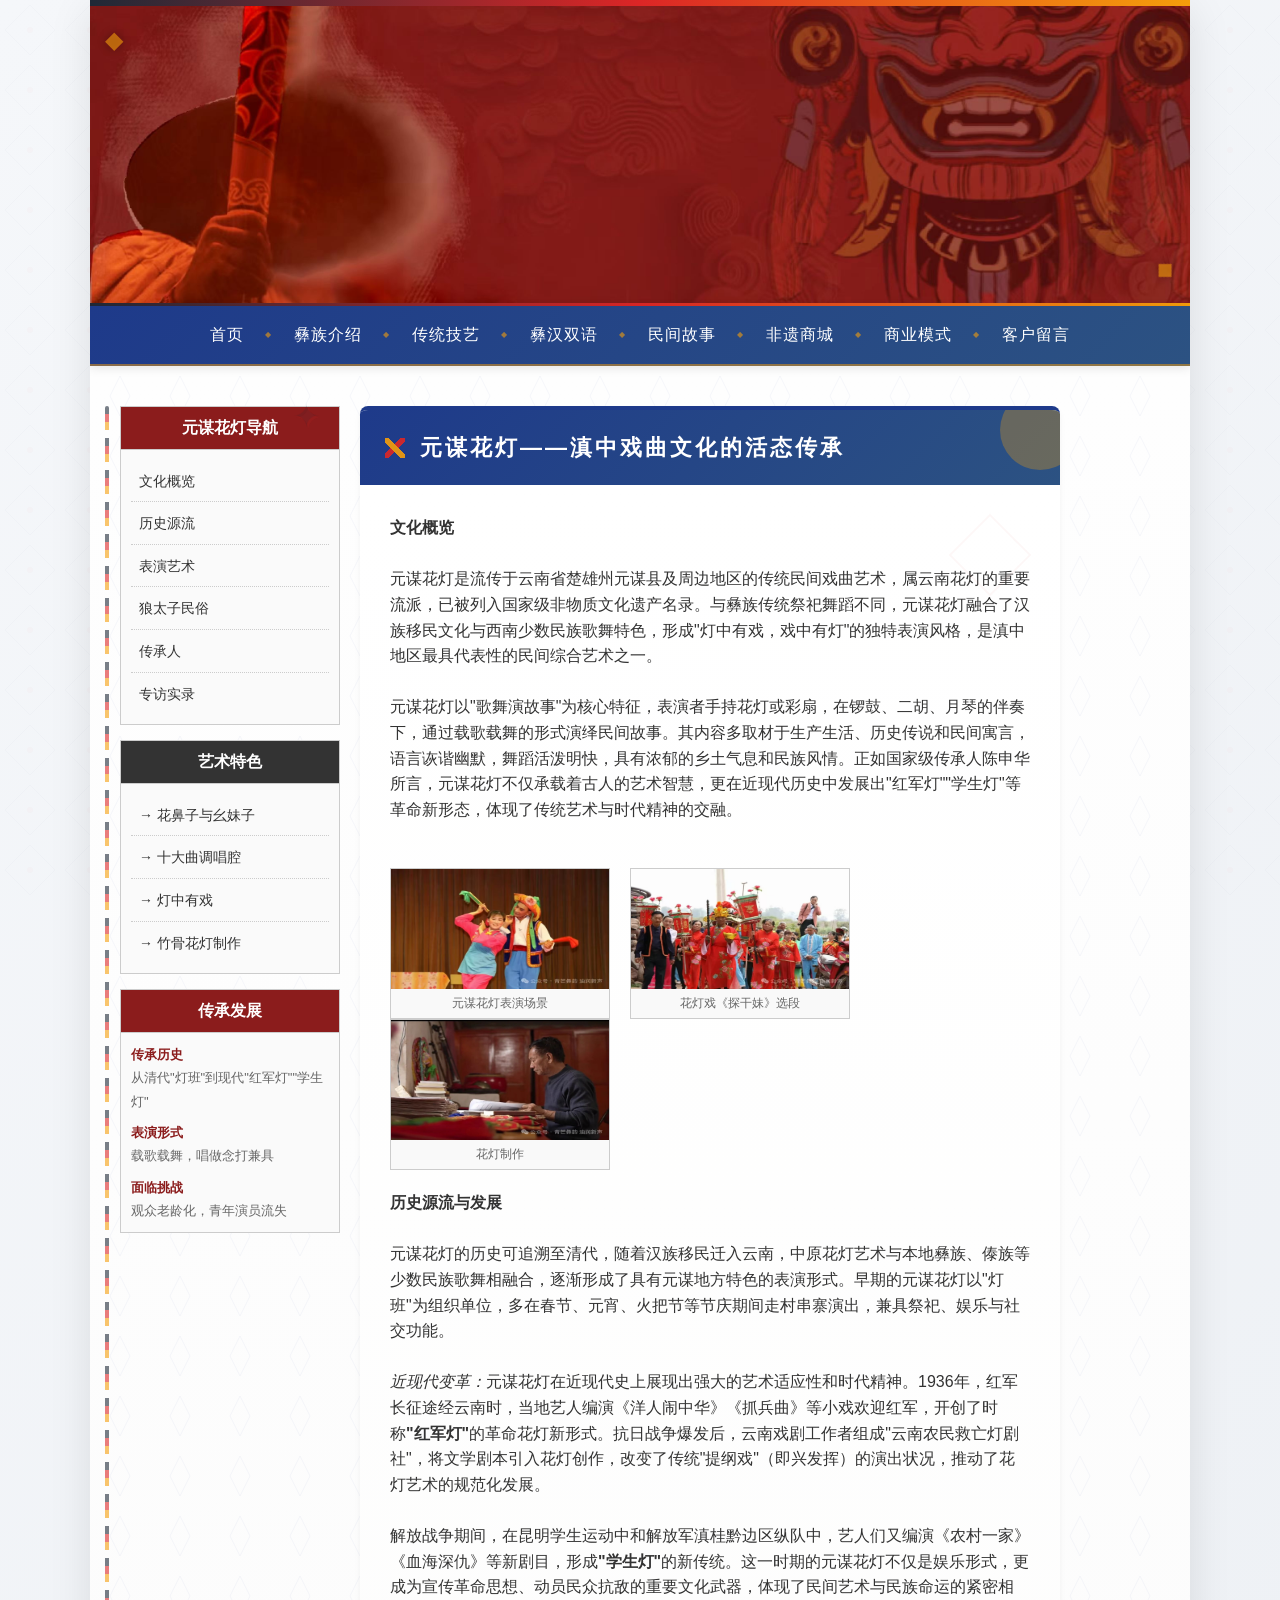
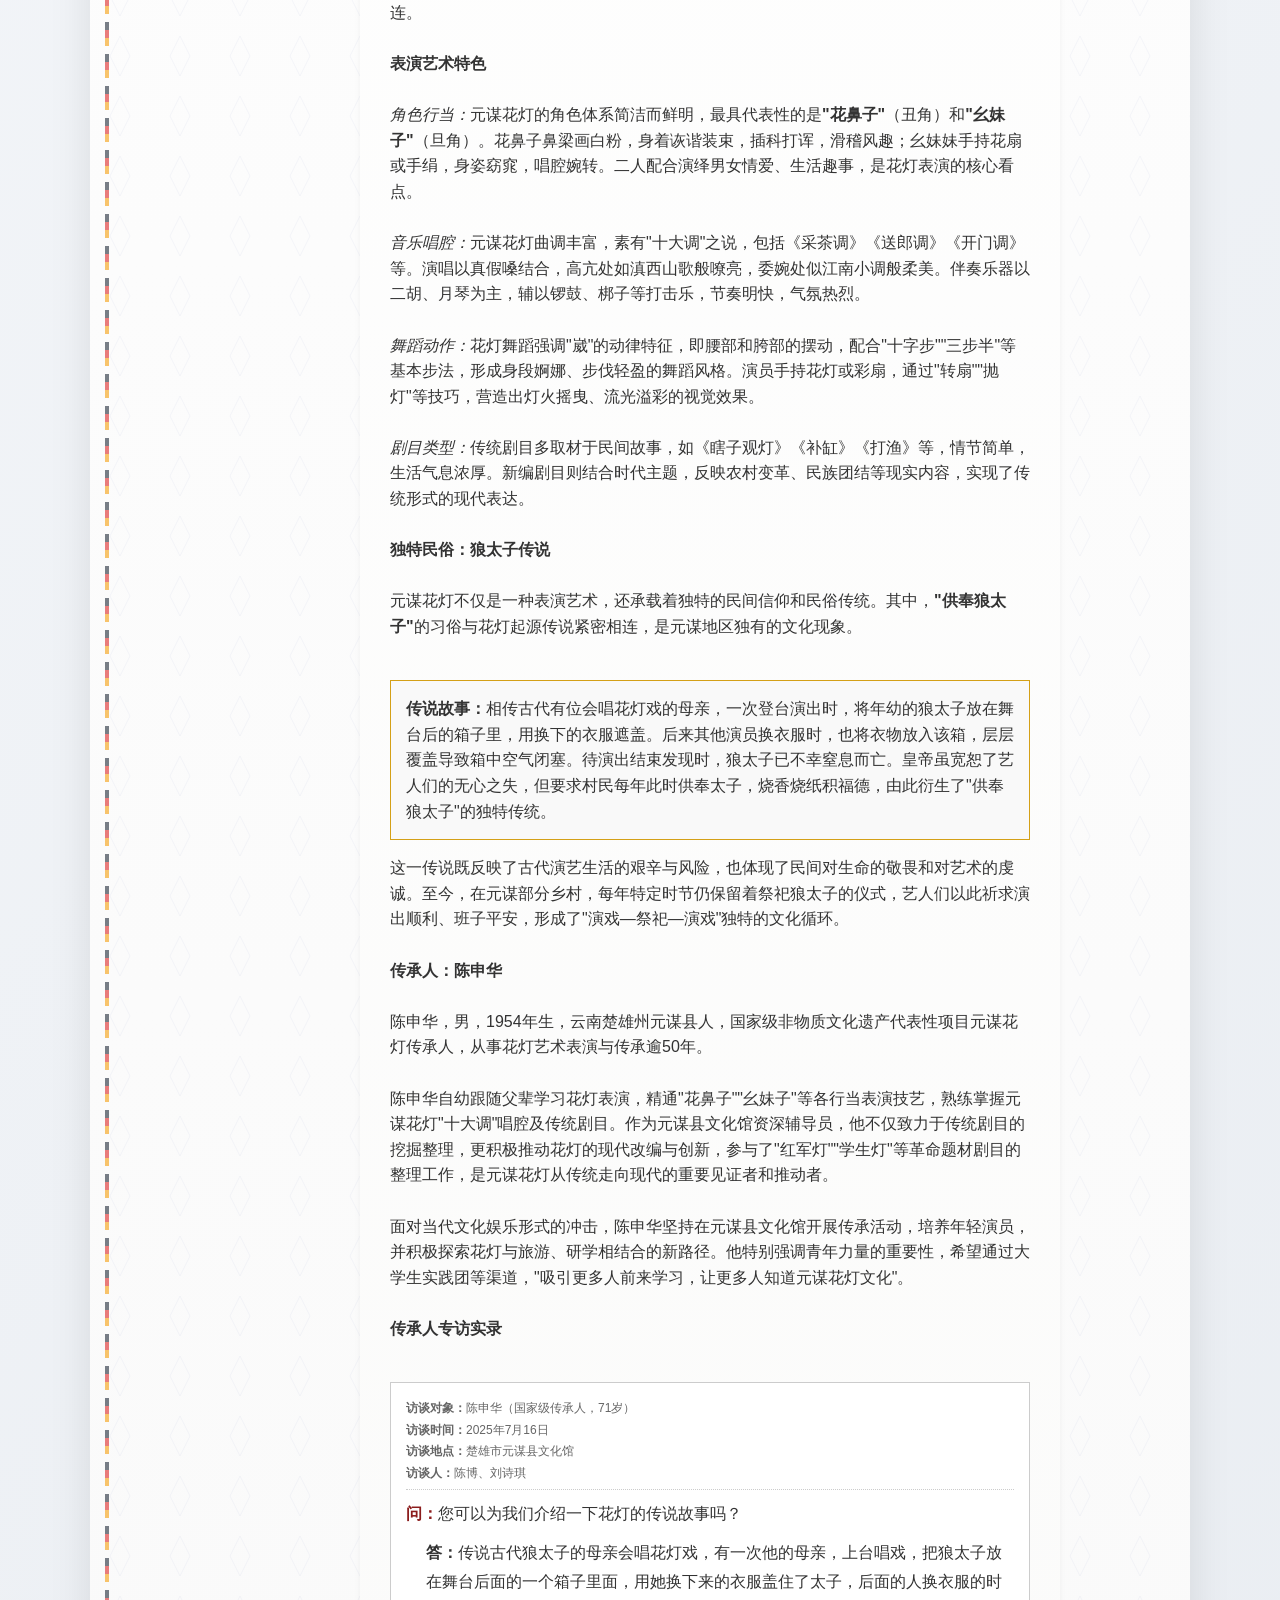
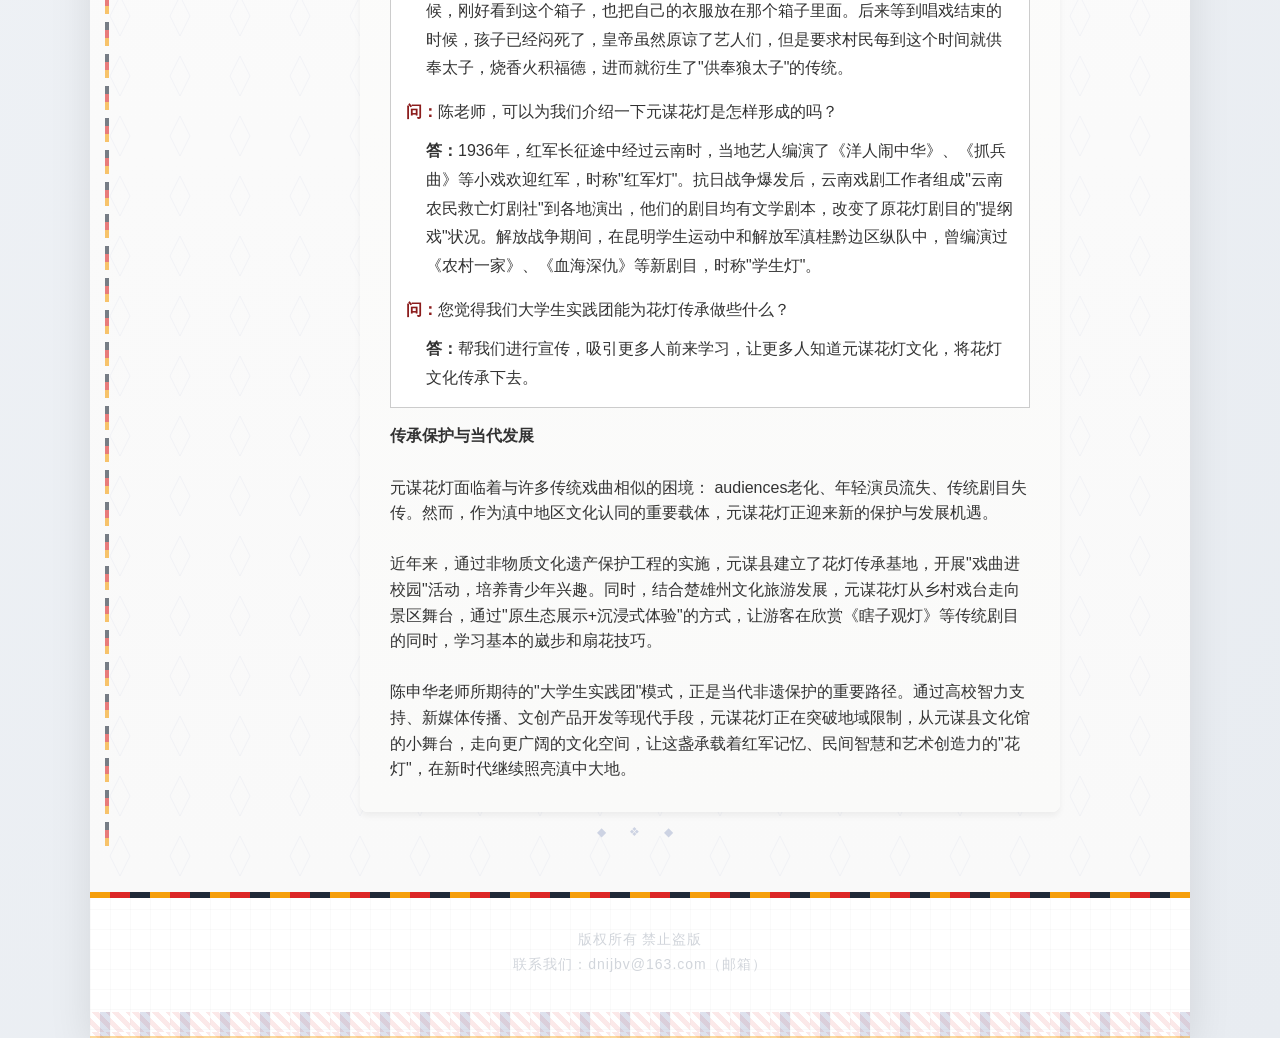
<file: huadeng.html>
<!DOCTYPE html PUBLIC "-//W3C//DTD XHTML 1.0 Transitional//EN" "http://www.w3.org/TR/xhtml1/DTD/xhtml1-transitional.dtd">
<html xmlns="http://www.w3.org/1999/xhtml">
<head>
<meta http-equiv="Content-Type" content="text/html; charset=utf-8" />
<title>元谋花灯 - 非遗传承——彝火数藏</title>
<link rel="stylesheet" type="text/css" href="css/index.css">
</head>

<body>

<div class="page">
<div class="banner"><img src="images/banner.jpg" /></div>

  <div class="daohang">
        <p><a href="index.html">首页</a></p>
        <p><a href="jieshao.html">彝族介绍</a></p>
        <p><a href="jiyi.html">传统技艺</a></p>
        <p><a href="shuangyu.html">彝汉双语</a></p>
        <p><a href="gushi.html">民间故事</a></p>
        <p><a href="shangcheng.html">非遗商城</a></p>
        <p><a href="shangye.html">商业模式</a></p>
        <p><a href="liuyan.html">客户留言</a></p>
    </div>


<div class="content">

<!-- 左侧边栏 -->
<div class="zuo" style="width:220px; float:left; margin-right:20px;">
    <div style="border:1px solid #ccc; margin-bottom:15px; background:#fafafa;">
        <h3 style="background:#8b1c1c; color:#fff; padding:8px; font-size:16px; text-align:center; margin:0; border-bottom:1px solid #ccc;">元谋花灯导航</h3>
        <ul style="list-style:none; padding:10px; margin:0;">
            <li style="padding:8px; border-bottom:1px dotted #ccc;"><a href="#intro" style="color:#333; text-decoration:none; font-size:14px;">文化概览</a></li>
            <li style="padding:8px; border-bottom:1px dotted #ccc;"><a href="#history" style="color:#333; text-decoration:none; font-size:14px;">历史源流</a></li>
            <li style="padding:8px; border-bottom:1px dotted #ccc;"><a href="#art" style="color:#333; text-decoration:none; font-size:14px;">表演艺术</a></li>
            <li style="padding:8px; border-bottom:1px dotted #ccc;"><a href="#custom" style="color:#333; text-decoration:none; font-size:14px;">狼太子民俗</a></li>
            <li style="padding:8px; border-bottom:1px dotted #ccc;"><a href="#inherit" style="color:#333; text-decoration:none; font-size:14px;">传承人</a></li>
            <li style="padding:8px;"><a href="#interview" style="color:#333; text-decoration:none; font-size:14px;">专访实录</a></li>
        </ul>
    </div>
    
    <div style="border:1px solid #ccc; margin-bottom:15px; background:#fafafa;">
        <h3 style="background:#333; color:#fff; padding:8px; font-size:16px; text-align:center; margin:0; border-bottom:1px solid #ccc;">艺术特色</h3>
        <ul style="list-style:none; padding:10px; margin:0;">
            <li style="padding:8px; border-bottom:1px dotted #ccc;"><a href="#" style="color:#333; text-decoration:none; font-size:14px;">→ 花鼻子与幺妹子</a></li>
            <li style="padding:8px; border-bottom:1px dotted #ccc;"><a href="#" style="color:#333; text-decoration:none; font-size:14px;">→ 十大曲调唱腔</a></li>
            <li style="padding:8px; border-bottom:1px dotted #ccc;"><a href="#" style="color:#333; text-decoration:none; font-size:14px;">→ 灯中有戏</a></li>
            <li style="padding:8px;"><a href="#" style="color:#333; text-decoration:none; font-size:14px;">→ 竹骨花灯制作</a></li>
        </ul>
    </div>
    
    <div style="border:1px solid #ccc; background:#fafafa;">
        <h3 style="background:#8b1c1c; color:#fff; padding:8px; font-size:16px; text-align:center; margin:0; border-bottom:1px solid #ccc;">传承发展</h3>
        <div style="padding:10px; font-size:13px; color:#666; line-height:1.8;">
            <p style="margin:0 0 8px 0; text-indent:0;"><strong style="color:#8b1c1c;">传承历史</strong><br />从清代"灯班"到现代"红军灯""学生灯"</p>
            <p style="margin:0 0 8px 0; text-indent:0;"><strong style="color:#8b1c1c;">表演形式</strong><br />载歌载舞，唱做念打兼具</p>
            <p style="margin:0; text-indent:0;"><strong style="color:#8b1c1c;">面临挑战</strong><br />观众老龄化，青年演员流失</p>
        </div>
    </div>
</div>

<!-- 右侧主内容区 -->
<div class="you" style="width:700px; float:left;">
<h2>元谋花灯——滇中戏曲文化的活态传承</h2>
<div class="neirong">
<p>
<strong id="intro">文化概览</strong><br /><br />

元谋花灯是流传于云南省楚雄州元谋县及周边地区的传统民间戏曲艺术，属云南花灯的重要流派，已被列入国家级非物质文化遗产名录。与彝族传统祭祀舞蹈不同，元谋花灯融合了汉族移民文化与西南少数民族歌舞特色，形成"灯中有戏，戏中有灯"的独特表演风格，是滇中地区最具代表性的民间综合艺术之一。<br /><br />

元谋花灯以"歌舞演故事"为核心特征，表演者手持花灯或彩扇，在锣鼓、二胡、月琴的伴奏下，通过载歌载舞的形式演绎民间故事。其内容多取材于生产生活、历史传说和民间寓言，语言诙谐幽默，舞蹈活泼明快，具有浓郁的乡土气息和民族风情。正如国家级传承人陈申华所言，元谋花灯不仅承载着古人的艺术智慧，更在近现代历史中发展出"红军灯""学生灯"等革命新形态，体现了传统艺术与时代精神的交融。<br /><br />

<div style="margin:20px 0; overflow:hidden;">
    <div style="width:220px; float:left; margin-right:20px; border:1px solid #ccc; text-align:center;">
        <img src="images/huadeng1.jpg" style="width:100%; height:120px; background:#eee;" alt="花灯表演" />
        <p style="margin:0; padding:5px; font-size:12px; color:#666; background:#f9f9f9;">元谋花灯表演场景</p>
    </div>
    <div style="width:220px; float:left; margin-right:20px; border:1px solid #ccc; text-align:center;">
        <img src="images/huadeng2.jpg" style="width:100%; height:120px; background:#eee;" alt="角色装扮" />
        <p style="margin:0; padding:5px; font-size:12px; color:#666; background:#f9f9f9;">花灯戏《探干妹》选段</p>
    </div>
    <div style="width:220px; float:left; border:1px solid #ccc; text-align:center;">
        <img src="images/huadeng3.jpg" style="width:100%; height:120px; background:#eee;" alt="制作技艺" />
        <p style="margin:0; padding:5px; font-size:12px; color:#666; background:#f9f9f9;">花灯制作</p>
    </div>
    <div style="clear:both;"></div>
</div>

<strong id="history">历史源流与发展</strong><br /><br />

元谋花灯的历史可追溯至清代，随着汉族移民迁入云南，中原花灯艺术与本地彝族、傣族等少数民族歌舞相融合，逐渐形成了具有元谋地方特色的表演形式。早期的元谋花灯以"灯班"为组织单位，多在春节、元宵、火把节等节庆期间走村串寨演出，兼具祭祀、娱乐与社交功能。<br /><br />

<em>近现代变革：</em>元谋花灯在近现代史上展现出强大的艺术适应性和时代精神。1936年，红军长征途经云南时，当地艺人编演《洋人闹中华》《抓兵曲》等小戏欢迎红军，开创了时称<strong>"红军灯"</strong>的革命花灯新形式。抗日战争爆发后，云南戏剧工作者组成"云南农民救亡灯剧社"，将文学剧本引入花灯创作，改变了传统"提纲戏"（即兴发挥）的演出状况，推动了花灯艺术的规范化发展。<br /><br />

解放战争期间，在昆明学生运动中和解放军滇桂黔边区纵队中，艺人们又编演《农村一家》《血海深仇》等新剧目，形成<strong>"学生灯"</strong>的新传统。这一时期的元谋花灯不仅是娱乐形式，更成为宣传革命思想、动员民众抗敌的重要文化武器，体现了民间艺术与民族命运的紧密相连。<br /><br />

<strong id="art">表演艺术特色</strong><br /><br />

<em>角色行当：</em>元谋花灯的角色体系简洁而鲜明，最具代表性的是<strong>"花鼻子"</strong>（丑角）和<strong>"幺妹子"</strong>（旦角）。花鼻子鼻梁画白粉，身着诙谐装束，插科打诨，滑稽风趣；幺妹妹手持花扇或手绢，身姿窈窕，唱腔婉转。二人配合演绎男女情爱、生活趣事，是花灯表演的核心看点。<br /><br />

<em>音乐唱腔：</em>元谋花灯曲调丰富，素有"十大调"之说，包括《采茶调》《送郎调》《开门调》等。演唱以真假嗓结合，高亢处如滇西山歌般嘹亮，委婉处似江南小调般柔美。伴奏乐器以二胡、月琴为主，辅以锣鼓、梆子等打击乐，节奏明快，气氛热烈。<br /><br />

<em>舞蹈动作：</em>花灯舞蹈强调"崴"的动律特征，即腰部和胯部的摆动，配合"十字步""三步半"等基本步法，形成身段婀娜、步伐轻盈的舞蹈风格。演员手持花灯或彩扇，通过"转扇""抛灯"等技巧，营造出灯火摇曳、流光溢彩的视觉效果。<br /><br />

<em>剧目类型：</em>传统剧目多取材于民间故事，如《瞎子观灯》《补缸》《打渔》等，情节简单，生活气息浓厚。新编剧目则结合时代主题，反映农村变革、民族团结等现实内容，实现了传统形式的现代表达。<br /><br />

<strong id="custom">独特民俗：狼太子传说</strong><br /><br />

元谋花灯不仅是一种表演艺术，还承载着独特的民间信仰和民俗传统。其中，<strong>"供奉狼太子"</strong>的习俗与花灯起源传说紧密相连，是元谋地区独有的文化现象。<br /><br />

<div style="background:#f9f9f9; border:1px solid #d4a017; padding:15px; margin:15px 0;">
<p style="margin:0; text-indent:0;"><strong>传说故事：</strong>相传古代有位会唱花灯戏的母亲，一次登台演出时，将年幼的狼太子放在舞台后的箱子里，用换下的衣服遮盖。后来其他演员换衣服时，也将衣物放入该箱，层层覆盖导致箱中空气闭塞。待演出结束发现时，狼太子已不幸窒息而亡。皇帝虽宽恕了艺人们的无心之失，但要求村民每年此时供奉太子，烧香烧纸积福德，由此衍生了"供奉狼太子"的独特传统。</p>
</div>

这一传说既反映了古代演艺生活的艰辛与风险，也体现了民间对生命的敬畏和对艺术的虔诚。至今，在元谋部分乡村，每年特定时节仍保留着祭祀狼太子的仪式，艺人们以此祈求演出顺利、班子平安，形成了"演戏—祭祀—演戏"独特的文化循环。<br /><br />

<strong id="inherit">传承人：陈申华</strong><br /><br />

陈申华，男，1954年生，云南楚雄州元谋县人，国家级非物质文化遗产代表性项目元谋花灯传承人，从事花灯艺术表演与传承逾50年。<br /><br />

陈申华自幼跟随父辈学习花灯表演，精通"花鼻子""幺妹子"等各行当表演技艺，熟练掌握元谋花灯"十大调"唱腔及传统剧目。作为元谋县文化馆资深辅导员，他不仅致力于传统剧目的挖掘整理，更积极推动花灯的现代改编与创新，参与了"红军灯""学生灯"等革命题材剧目的整理工作，是元谋花灯从传统走向现代的重要见证者和推动者。<br /><br />

面对当代文化娱乐形式的冲击，陈申华坚持在元谋县文化馆开展传承活动，培养年轻演员，并积极探索花灯与旅游、研学相结合的新路径。他特别强调青年力量的重要性，希望通过大学生实践团等渠道，"吸引更多人前来学习，让更多人知道元谋花灯文化"。<br /><br />

<strong id="interview">传承人专访实录</strong><br /><br />

<div style="background:#fff; border:1px solid #ccc; padding:15px; margin:15px 0; line-height:1.8;">
<p style="margin:0 0 10px 0; color:#666; font-size:12px; border-bottom:1px dotted #ccc; padding-bottom:5px;">
<strong>访谈对象：</strong>陈申华（国家级传承人，71岁）<br />
<strong>访谈时间：</strong>2025年7月16日<br />
<strong>访谈地点：</strong>楚雄市元谋县文化馆<br />
<strong>访谈人：</strong>陈博、刘诗琪
</p>

<p style="margin:10px 0; text-indent:0;"><strong style="color:#8b1c1c;">问：</strong>您可以为我们介绍一下花灯的传说故事吗？</p>
<p style="margin:10px 0 15px 20px; text-indent:0;"><strong style="color:#333;">答：</strong>传说古代狼太子的母亲会唱花灯戏，有一次他的母亲，上台唱戏，把狼太子放在舞台后面的一个箱子里面，用她换下来的衣服盖住了太子，后面的人换衣服的时候，刚好看到这个箱子，也把自己的衣服放在那个箱子里面。后来等到唱戏结束的时候，孩子已经闷死了，皇帝虽然原谅了艺人们，但是要求村民每到这个时间就供奉太子，烧香火积福德，进而就衍生了"供奉狼太子"的传统。</p>

<p style="margin:10px 0; text-indent:0;"><strong style="color:#8b1c1c;">问：</strong>陈老师，可以为我们介绍一下元谋花灯是怎样形成的吗？</p>
<p style="margin:10px 0 15px 20px; text-indent:0;"><strong style="color:#333;">答：</strong>1936年，红军长征途中经过云南时，当地艺人编演了《洋人闹中华》、《抓兵曲》等小戏欢迎红军，时称"红军灯"。抗日战争爆发后，云南戏剧工作者组成"云南农民救亡灯剧社"到各地演出，他们的剧目均有文学剧本，改变了原花灯剧目的"提纲戏"状况。解放战争期间，在昆明学生运动中和解放军滇桂黔边区纵队中，曾编演过《农村一家》、《血海深仇》等新剧目，时称"学生灯"。</p>

<p style="margin:10px 0; text-indent:0;"><strong style="color:#8b1c1c;">问：</strong>您觉得我们大学生实践团能为花灯传承做些什么？</p>
<p style="margin:10px 0 0 20px; text-indent:0;"><strong style="color:#333;">答：</strong>帮我们进行宣传，吸引更多人前来学习，让更多人知道元谋花灯文化，将花灯文化传承下去。</p>
</div>

<strong>传承保护与当代发展</strong><br /><br />

元谋花灯面临着与许多传统戏曲相似的困境： audiences老化、年轻演员流失、传统剧目失传。然而，作为滇中地区文化认同的重要载体，元谋花灯正迎来新的保护与发展机遇。<br /><br />

近年来，通过非物质文化遗产保护工程的实施，元谋县建立了花灯传承基地，开展"戏曲进校园"活动，培养青少年兴趣。同时，结合楚雄州文化旅游发展，元谋花灯从乡村戏台走向景区舞台，通过"原生态展示+沉浸式体验"的方式，让游客在欣赏《瞎子观灯》等传统剧目的同时，学习基本的崴步和扇花技巧。<br /><br />

陈申华老师所期待的"大学生实践团"模式，正是当代非遗保护的重要路径。通过高校智力支持、新媒体传播、文创产品开发等现代手段，元谋花灯正在突破地域限制，从元谋县文化馆的小舞台，走向更广阔的文化空间，让这盏承载着红军记忆、民间智慧和艺术创造力的"花灯"，在新时代继续照亮滇中大地。
</p>
</div>
</div>

<div class="clearit"></div>

</div>

<div class="foot"><p>版权所有 禁止盗版  <br />联系我们：dnijbv@163.com（邮箱）</p></div>

</div>

</body>
</html>
</file>
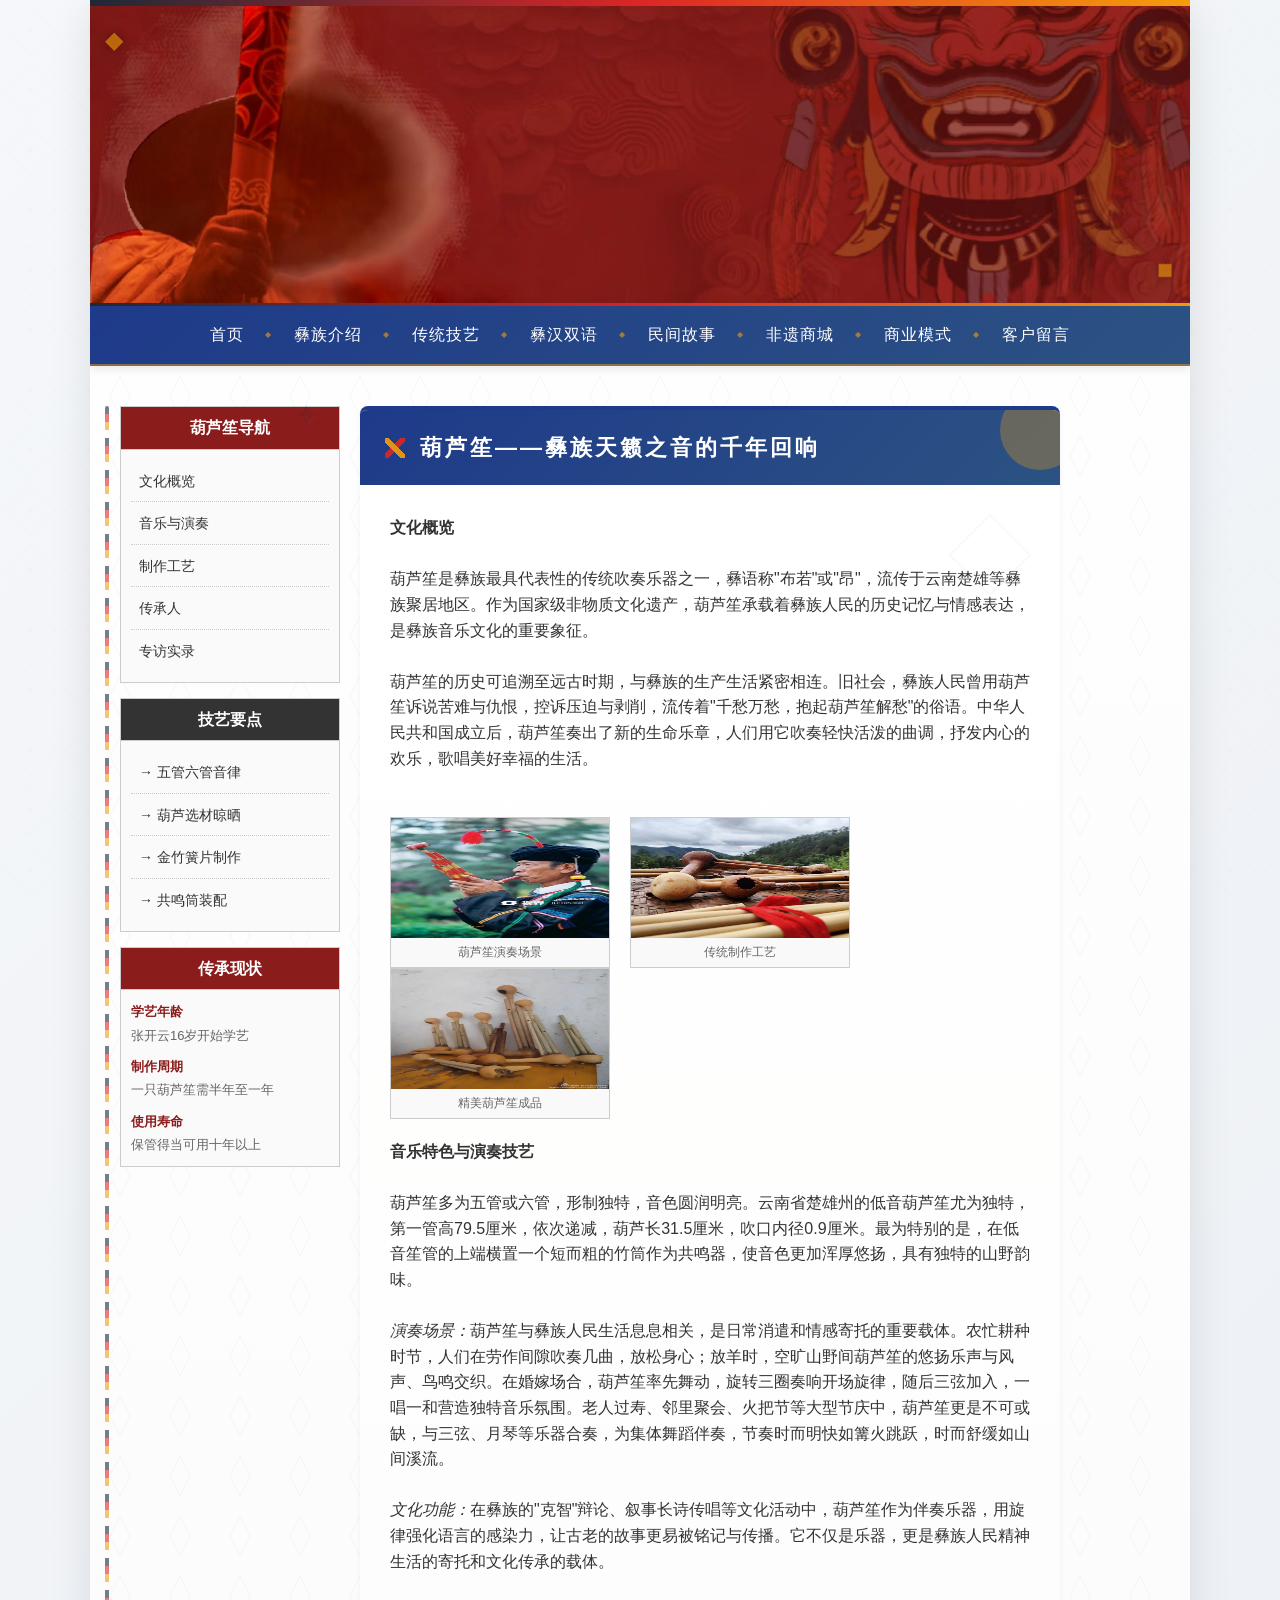
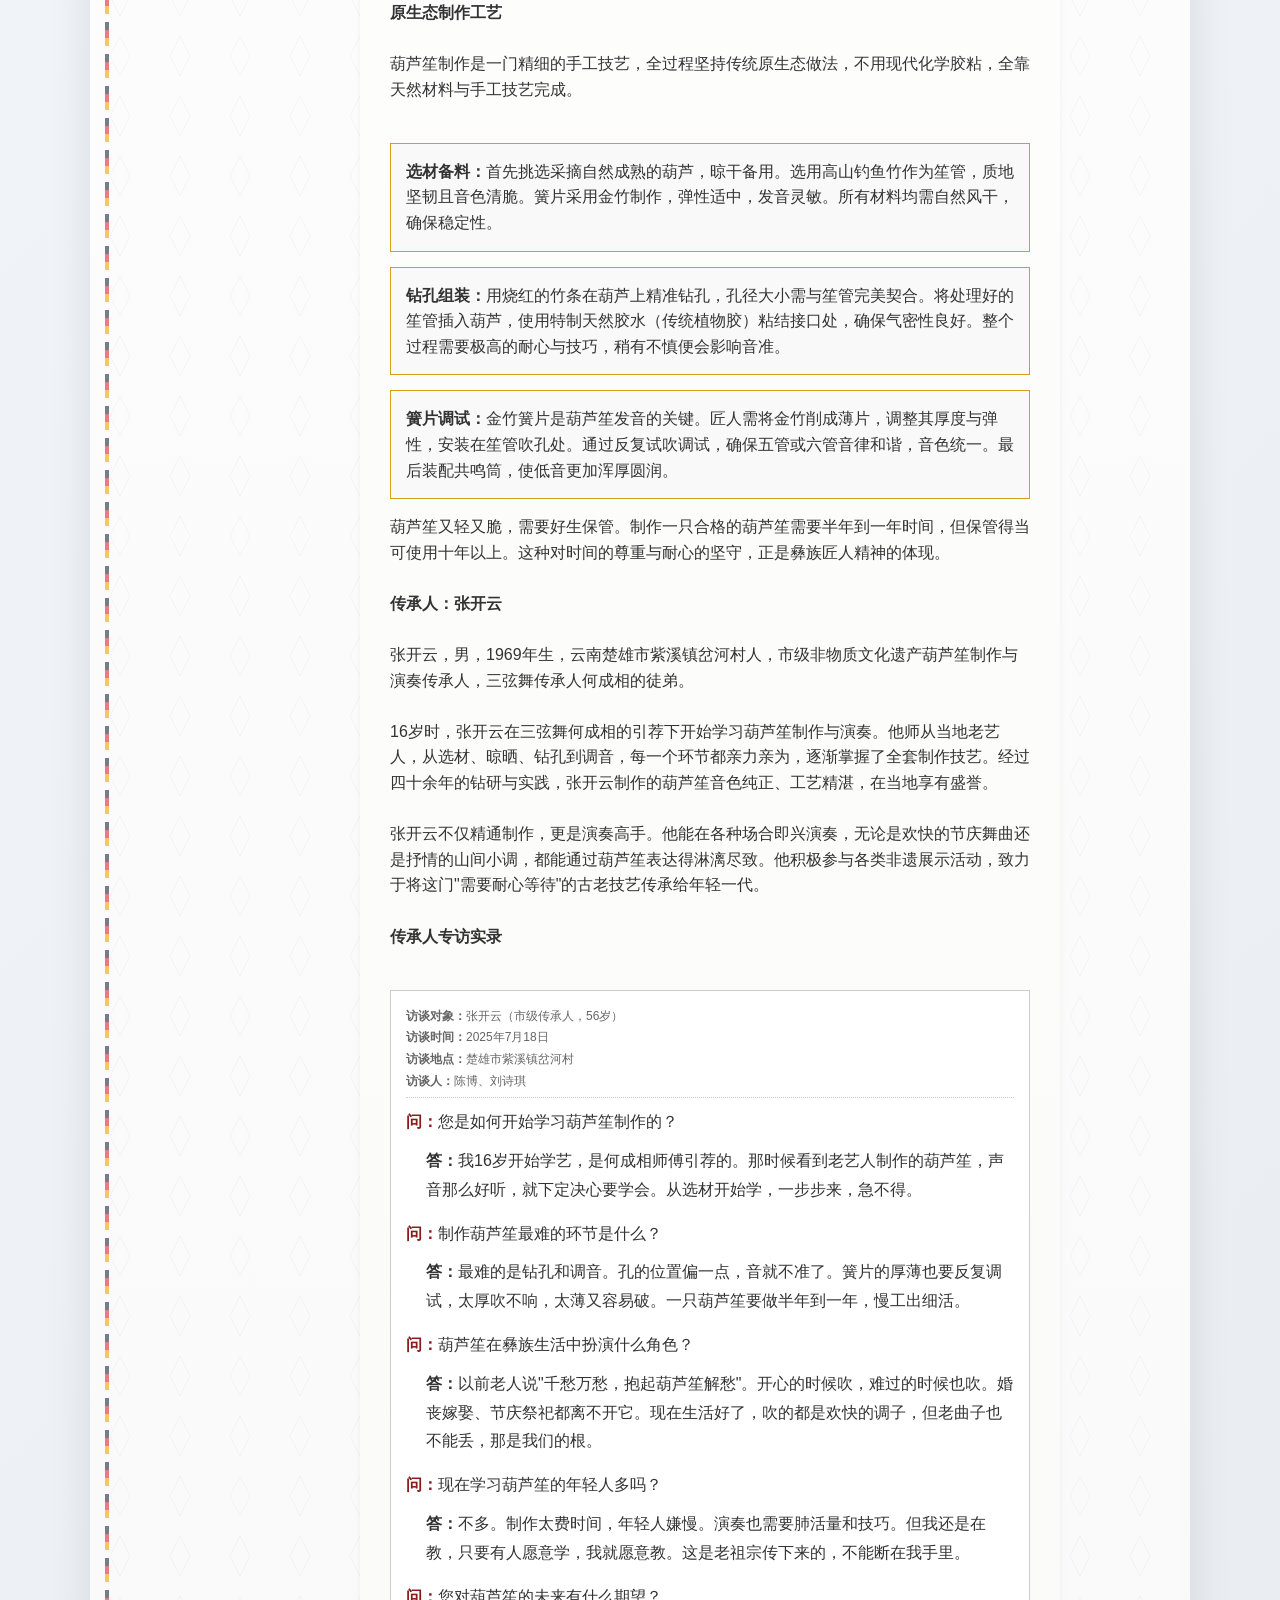
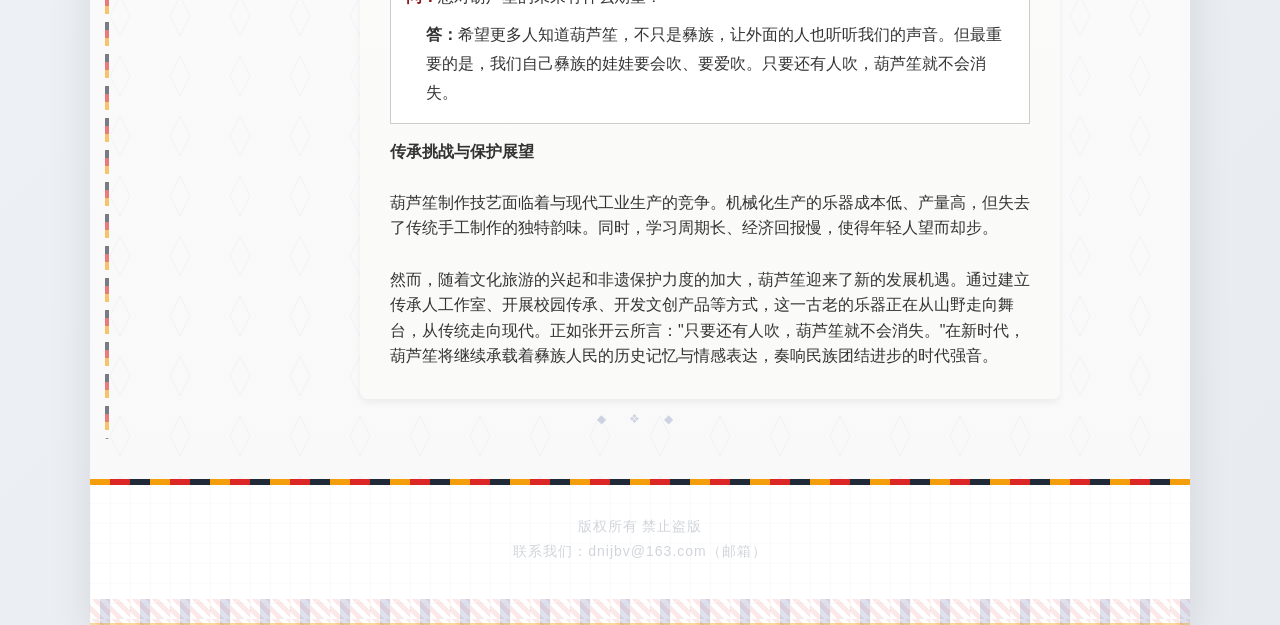
<file: hulusheng.html>
<!DOCTYPE html PUBLIC "-//W3C//DTD XHTML 1.0 Transitional//EN" "http://www.w3.org/TR/xhtml1/DTD/xhtml1-transitional.dtd">
<html xmlns="http://www.w3.org/1999/xhtml">
<head>
<meta http-equiv="Content-Type" content="text/html; charset=utf-8" />
<title>葫芦笙 - 非遗传承——彝火数藏</title>
<link rel="stylesheet" type="text/css" href="css/index.css">
</head>

<body>

<div class="page">
<div class="banner"><img src="images/banner.jpg" /></div>

  <div class="daohang">
        <p><a href="index.html">首页</a></p>
        <p><a href="jieshao.html">彝族介绍</a></p>
        <p><a href="jiyi.html">传统技艺</a></p>
        <p><a href="shuangyu.html">彝汉双语</a></p>
        <p><a href="gushi.html">民间故事</a></p>
        <p><a href="shangcheng.html">非遗商城</a></p>
        <p><a href="shangye.html">商业模式</a></p>
        <p><a href="liuyan.html">客户留言</a></p>
    </div>


<div class="content">

<!-- 左侧边栏 -->
<div class="zuo" style="width:220px; float:left; margin-right:20px;">
    <div style="border:1px solid #ccc; margin-bottom:15px; background:#fafafa;">
        <h3 style="background:#8b1c1c; color:#fff; padding:8px; font-size:16px; text-align:center; margin:0; border-bottom:1px solid #ccc;">葫芦笙导航</h3>
        <ul style="list-style:none; padding:10px; margin:0;">
            <li style="padding:8px; border-bottom:1px dotted #ccc;"><a href="#intro" style="color:#333; text-decoration:none; font-size:14px;">文化概览</a></li>
            <li style="padding:8px; border-bottom:1px dotted #ccc;"><a href="#music" style="color:#333; text-decoration:none; font-size:14px;">音乐与演奏</a></li>
            <li style="padding:8px; border-bottom:1px dotted #ccc;"><a href="#make" style="color:#333; text-decoration:none; font-size:14px;">制作工艺</a></li>
            <li style="padding:8px; border-bottom:1px dotted #ccc;"><a href="#inherit" style="color:#333; text-decoration:none; font-size:14px;">传承人</a></li>
            <li style="padding:8px;"><a href="#interview" style="color:#333; text-decoration:none; font-size:14px;">专访实录</a></li>
        </ul>
    </div>
    
    <div style="border:1px solid #ccc; margin-bottom:15px; background:#fafafa;">
        <h3 style="background:#333; color:#fff; padding:8px; font-size:16px; text-align:center; margin:0; border-bottom:1px solid #ccc;">技艺要点</h3>
        <ul style="list-style:none; padding:10px; margin:0;">
            <li style="padding:8px; border-bottom:1px dotted #ccc;"><a href="#" style="color:#333; text-decoration:none; font-size:14px;">→ 五管六管音律</a></li>
            <li style="padding:8px; border-bottom:1px dotted #ccc;"><a href="#" style="color:#333; text-decoration:none; font-size:14px;">→ 葫芦选材晾晒</a></li>
            <li style="padding:8px; border-bottom:1px dotted #ccc;"><a href="#" style="color:#333; text-decoration:none; font-size:14px;">→ 金竹簧片制作</a></li>
            <li style="padding:8px;"><a href="#" style="color:#333; text-decoration:none; font-size:14px;">→ 共鸣筒装配</a></li>
        </ul>
    </div>
    
    <div style="border:1px solid #ccc; background:#fafafa;">
        <h3 style="background:#8b1c1c; color:#fff; padding:8px; font-size:16px; text-align:center; margin:0; border-bottom:1px solid #ccc;">传承现状</h3>
        <div style="padding:10px; font-size:13px; color:#666; line-height:1.8;">
            <p style="margin:0 0 8px 0; text-indent:0;"><strong style="color:#8b1c1c;">学艺年龄</strong><br />张开云16岁开始学艺</p>
            <p style="margin:0 0 8px 0; text-indent:0;"><strong style="color:#8b1c1c;">制作周期</strong><br />一只葫芦笙需半年至一年</p>
            <p style="margin:0; text-indent:0;"><strong style="color:#8b1c1c;">使用寿命</strong><br />保管得当可用十年以上</p>
        </div>
    </div>
</div>

<!-- 右侧主内容区 -->
<div class="you" style="width:700px; float:left;">
<h2>葫芦笙——彝族天籁之音的千年回响</h2>
<div class="neirong">
<p>
<strong id="intro">文化概览</strong><br /><br />

葫芦笙是彝族最具代表性的传统吹奏乐器之一，彝语称"布若"或"昂"，流传于云南楚雄等彝族聚居地区。作为国家级非物质文化遗产，葫芦笙承载着彝族人民的历史记忆与情感表达，是彝族音乐文化的重要象征。<br /><br />

葫芦笙的历史可追溯至远古时期，与彝族的生产生活紧密相连。旧社会，彝族人民曾用葫芦笙诉说苦难与仇恨，控诉压迫与剥削，流传着"千愁万愁，抱起葫芦笙解愁"的俗语。中华人民共和国成立后，葫芦笙奏出了新的生命乐章，人们用它吹奏轻快活泼的曲调，抒发内心的欢乐，歌唱美好幸福的生活。<br /><br />

<div style="margin:20px 0; overflow:hidden;">
    <div style="width:220px; float:left; margin-right:20px; border:1px solid #ccc; text-align:center;">
        <img src="images/hulusheng1.jpg" style="width:100%; height:120px; background:#eee;" alt="葫芦笙演奏" />
        <p style="margin:0; padding:5px; font-size:12px; color:#666; background:#f9f9f9;">葫芦笙演奏场景</p>
    </div>
    <div style="width:220px; float:left; margin-right:20px; border:1px solid #ccc; text-align:center;">
        <img src="images/hulusheng2.jpg" style="width:100%; height:120px; background:#eee;" alt="制作工艺" />
        <p style="margin:0; padding:5px; font-size:12px; color:#666; background:#f9f9f9;">传统制作工艺</p>
    </div>
    <div style="width:220px; float:left; border:1px solid #ccc; text-align:center;">
        <img src="images/hulusheng3.jpg" style="width:100%; height:120px; background:#eee;" alt="葫芦笙成品" />
        <p style="margin:0; padding:5px; font-size:12px; color:#666; background:#f9f9f9;">精美葫芦笙成品</p>
    </div>
    <div style="clear:both;"></div>
</div>

<strong id="music">音乐特色与演奏技艺</strong><br /><br />

葫芦笙多为五管或六管，形制独特，音色圆润明亮。云南省楚雄州的低音葫芦笙尤为独特，第一管高79.5厘米，依次递减，葫芦长31.5厘米，吹口内径0.9厘米。最为特别的是，在低音笙管的上端横置一个短而粗的竹筒作为共鸣器，使音色更加浑厚悠扬，具有独特的山野韵味。<br /><br />

<em>演奏场景：</em>葫芦笙与彝族人民生活息息相关，是日常消遣和情感寄托的重要载体。农忙耕种时节，人们在劳作间隙吹奏几曲，放松身心；放羊时，空旷山野间葫芦笙的悠扬乐声与风声、鸟鸣交织。在婚嫁场合，葫芦笙率先舞动，旋转三圈奏响开场旋律，随后三弦加入，一唱一和营造独特音乐氛围。老人过寿、邻里聚会、火把节等大型节庆中，葫芦笙更是不可或缺，与三弦、月琴等乐器合奏，为集体舞蹈伴奏，节奏时而明快如篝火跳跃，时而舒缓如山间溪流。<br /><br />

<em>文化功能：</em>在彝族的"克智"辩论、叙事长诗传唱等文化活动中，葫芦笙作为伴奏乐器，用旋律强化语言的感染力，让古老的故事更易被铭记与传播。它不仅是乐器，更是彝族人民精神生活的寄托和文化传承的载体。<br /><br />

<strong id="make">原生态制作工艺</strong><br /><br />

葫芦笙制作是一门精细的手工技艺，全过程坚持传统原生态做法，不用现代化学胶粘，全靠天然材料与手工技艺完成。<br /><br />

<div style="background:#f9f9f9; border:1px solid #d4a017; padding:15px; margin:15px 0;">
<p style="margin:0; text-indent:0;"><strong>选材备料：</strong>首先挑选采摘自然成熟的葫芦，晾干备用。选用高山钓鱼竹作为笙管，质地坚韧且音色清脆。簧片采用金竹制作，弹性适中，发音灵敏。所有材料均需自然风干，确保稳定性。</p>
</div>

<div style="background:#f9f9f9; border:1px solid #d4a017; padding:15px; margin:15px 0;">
<p style="margin:0; text-indent:0;"><strong>钻孔组装：</strong>用烧红的竹条在葫芦上精准钻孔，孔径大小需与笙管完美契合。将处理好的笙管插入葫芦，使用特制天然胶水（传统植物胶）粘结接口处，确保气密性良好。整个过程需要极高的耐心与技巧，稍有不慎便会影响音准。</p>
</div>

<div style="background:#f9f9f9; border:1px solid #d4a017; padding:15px; margin:15px 0;">
<p style="margin:0; text-indent:0;"><strong>簧片调试：</strong>金竹簧片是葫芦笙发音的关键。匠人需将金竹削成薄片，调整其厚度与弹性，安装在笙管吹孔处。通过反复试吹调试，确保五管或六管音律和谐，音色统一。最后装配共鸣筒，使低音更加浑厚圆润。</p>
</div>

葫芦笙又轻又脆，需要好生保管。制作一只合格的葫芦笙需要半年到一年时间，但保管得当可使用十年以上。这种对时间的尊重与耐心的坚守，正是彝族匠人精神的体现。<br /><br />

<strong id="inherit">传承人：张开云</strong><br /><br />

张开云，男，1969年生，云南楚雄市紫溪镇岔河村人，市级非物质文化遗产葫芦笙制作与演奏传承人，三弦舞传承人何成相的徒弟。<br /><br />

16岁时，张开云在三弦舞何成相的引荐下开始学习葫芦笙制作与演奏。他师从当地老艺人，从选材、晾晒、钻孔到调音，每一个环节都亲力亲为，逐渐掌握了全套制作技艺。经过四十余年的钻研与实践，张开云制作的葫芦笙音色纯正、工艺精湛，在当地享有盛誉。<br /><br />

张开云不仅精通制作，更是演奏高手。他能在各种场合即兴演奏，无论是欢快的节庆舞曲还是抒情的山间小调，都能通过葫芦笙表达得淋漓尽致。他积极参与各类非遗展示活动，致力于将这门"需要耐心等待"的古老技艺传承给年轻一代。<br /><br />

<strong id="interview">传承人专访实录</strong><br /><br />

<div style="background:#fff; border:1px solid #ccc; padding:15px; margin:15px 0; line-height:1.8;">
<p style="margin:0 0 10px 0; color:#666; font-size:12px; border-bottom:1px dotted #ccc; padding-bottom:5px;">
<strong>访谈对象：</strong>张开云（市级传承人，56岁）<br />
<strong>访谈时间：</strong>2025年7月18日<br />
<strong>访谈地点：</strong>楚雄市紫溪镇岔河村<br />
<strong>访谈人：</strong>陈博、刘诗琪
</p>

<p style="margin:10px 0; text-indent:0;"><strong style="color:#8b1c1c;">问：</strong>您是如何开始学习葫芦笙制作的？</p>
<p style="margin:10px 0 15px 20px; text-indent:0;"><strong style="color:#333;">答：</strong>我16岁开始学艺，是何成相师傅引荐的。那时候看到老艺人制作的葫芦笙，声音那么好听，就下定决心要学会。从选材开始学，一步步来，急不得。</p>

<p style="margin:10px 0; text-indent:0;"><strong style="color:#8b1c1c;">问：</strong>制作葫芦笙最难的环节是什么？</p>
<p style="margin:10px 0 15px 20px; text-indent:0;"><strong style="color:#333;">答：</strong>最难的是钻孔和调音。孔的位置偏一点，音就不准了。簧片的厚薄也要反复调试，太厚吹不响，太薄又容易破。一只葫芦笙要做半年到一年，慢工出细活。</p>

<p style="margin:10px 0; text-indent:0;"><strong style="color:#8b1c1c;">问：</strong>葫芦笙在彝族生活中扮演什么角色？</p>
<p style="margin:10px 0 15px 20px; text-indent:0;"><strong style="color:#333;">答：</strong>以前老人说"千愁万愁，抱起葫芦笙解愁"。开心的时候吹，难过的时候也吹。婚丧嫁娶、节庆祭祀都离不开它。现在生活好了，吹的都是欢快的调子，但老曲子也不能丢，那是我们的根。</p>

<p style="margin:10px 0; text-indent:0;"><strong style="color:#8b1c1c;">问：</strong>现在学习葫芦笙的年轻人多吗？</p>
<p style="margin:10px 0 15px 20px; text-indent:0;"><strong style="color:#333;">答：</strong>不多。制作太费时间，年轻人嫌慢。演奏也需要肺活量和技巧。但我还是在教，只要有人愿意学，我就愿意教。这是老祖宗传下来的，不能断在我手里。</p>

<p style="margin:10px 0; text-indent:0;"><strong style="color:#8b1c1c;">问：</strong>您对葫芦笙的未来有什么期望？</p>
<p style="margin:10px 0 0 20px; text-indent:0;"><strong style="color:#333;">答：</strong>希望更多人知道葫芦笙，不只是彝族，让外面的人也听听我们的声音。但最重要的是，我们自己彝族的娃娃要会吹、要爱吹。只要还有人吹，葫芦笙就不会消失。</p>
</div>

<strong>传承挑战与保护展望</strong><br /><br />

葫芦笙制作技艺面临着与现代工业生产的竞争。机械化生产的乐器成本低、产量高，但失去了传统手工制作的独特韵味。同时，学习周期长、经济回报慢，使得年轻人望而却步。<br /><br />

然而，随着文化旅游的兴起和非遗保护力度的加大，葫芦笙迎来了新的发展机遇。通过建立传承人工作室、开展校园传承、开发文创产品等方式，这一古老的乐器正在从山野走向舞台，从传统走向现代。正如张开云所言："只要还有人吹，葫芦笙就不会消失。"在新时代，葫芦笙将继续承载着彝族人民的历史记忆与情感表达，奏响民族团结进步的时代强音。
</p>
</div>
</div>

<div class="clearit"></div>

</div>

<div class="foot"><p>版权所有 禁止盗版  <br />联系我们：dnijbv@163.com（邮箱）</p></div>

</div>

</body>
</html>
</file>
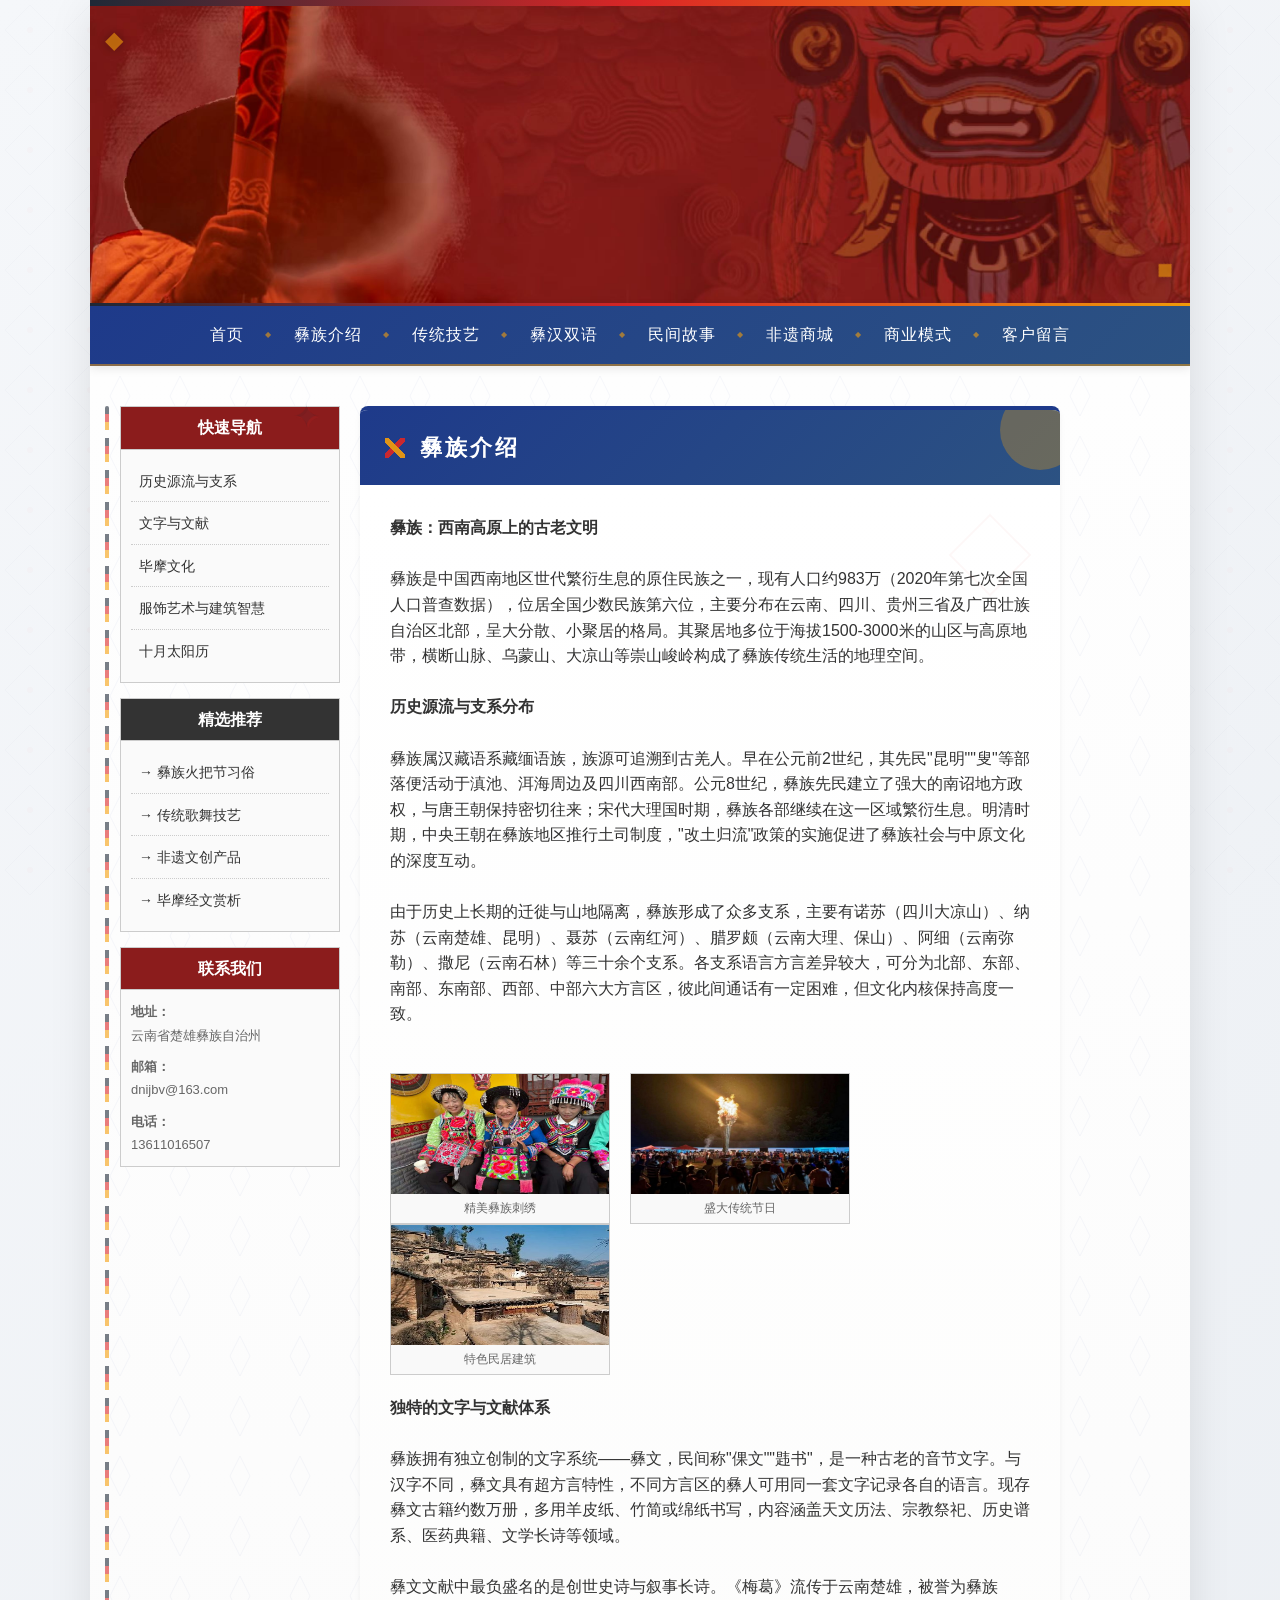
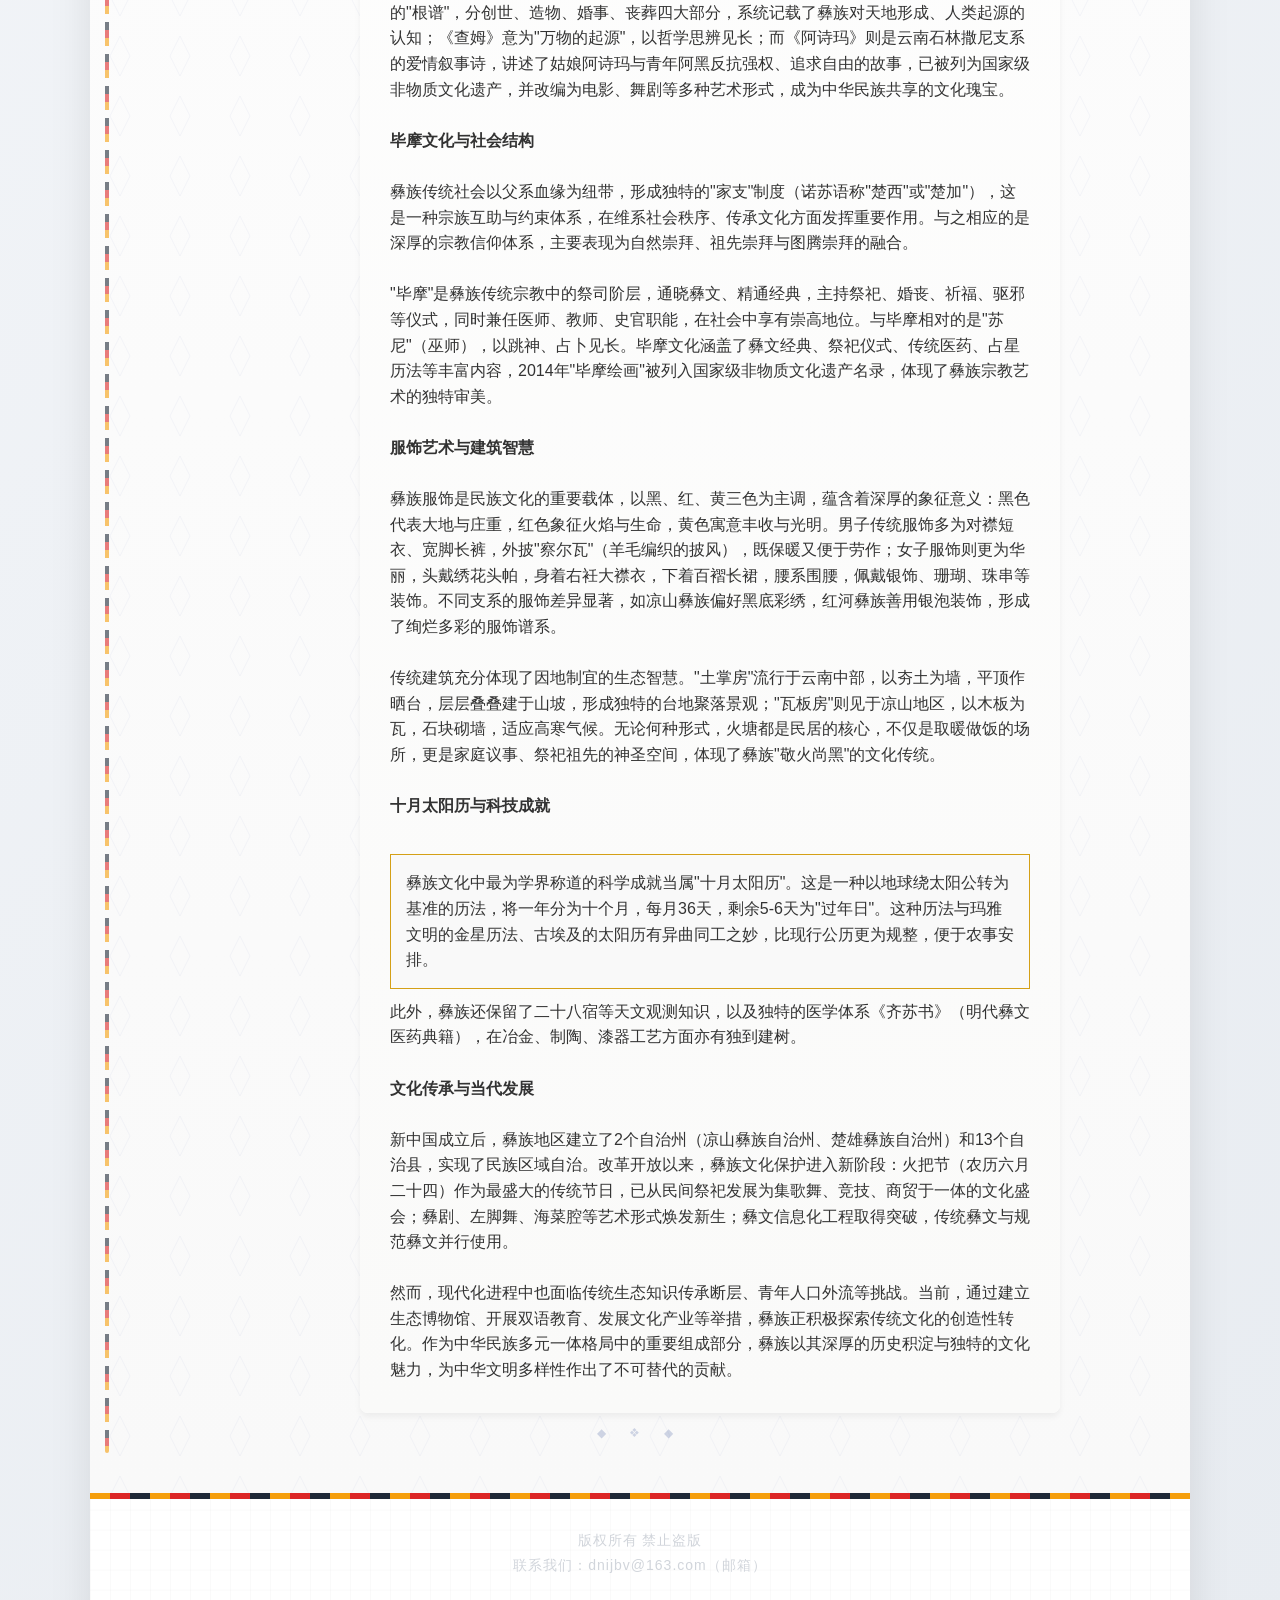
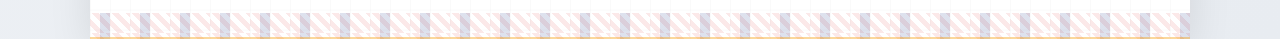
<file: jieshao.html>
<!DOCTYPE html PUBLIC "-//W3C//DTD XHTML 1.0 Transitional//EN" "http://www.w3.org/TR/xhtml1/DTD/xhtml1-transitional.dtd">
<html xmlns="http://www.w3.org/1999/xhtml">
<head>
<meta http-equiv="Content-Type" content="text/html; charset=utf-8" />
<title>非遗传承——彝火数藏</title>
<link rel="stylesheet" type="text/css" href="css/index.css">
</head>

<body>

<div class="page">
<div class="banner"><img src="images/banner.jpg" /></div>

  <div class="daohang">
        <p><a href="index.html">首页</a></p>
        <p><a href="jieshao.html">彝族介绍</a></p>
        <p><a href="jiyi.html">传统技艺</a></p>
        <p><a href="shuangyu.html">彝汉双语</a></p>
         <p><a href="gushi.html">民间故事</a></p>
        <p><a href="shangcheng.html">非遗商城</a></p>
        <p><a href="shangye.html">商业模式</a></p>
        <p><a href="liuyan.html">客户留言</a></p>
    </div>


<div class="content">

<!-- 新增：左侧边栏 -->
<div class="zuo" style="width:220px; float:left; margin-right:20px;">
    <div style="border:1px solid #ccc; margin-bottom:15px; background:#fafafa;">
        <h3 style="background:#8b1c1c; color:#fff; padding:8px; font-size:16px; text-align:center; margin:0; border-bottom:1px solid #ccc;">快速导航</h3>
        <ul style="list-style:none; padding:10px; margin:0;">
            <li style="padding:8px; border-bottom:1px dotted #ccc;"><a href="#history" style="color:#333; text-decoration:none; font-size:14px;">历史源流与支系</a></li>
            <li style="padding:8px; border-bottom:1px dotted #ccc;"><a href="#writing" style="color:#333; text-decoration:none; font-size:14px;">文字与文献</a></li>
            <li style="padding:8px; border-bottom:1px dotted #ccc;"><a href="#culture" style="color:#333; text-decoration:none; font-size:14px;">毕摩文化</a></li>
            <li style="padding:8px; border-bottom:1px dotted #ccc;"><a href="#clothing" style="color:#333; text-decoration:none; font-size:14px;">服饰艺术与建筑智慧</a></li>
            <li style="padding:8px;"><a href="#calendar" style="color:#333; text-decoration:none; font-size:14px;">十月太阳历</a></li>
        </ul>
    </div>
    
    <div style="border:1px solid #ccc; margin-bottom:15px; background:#fafafa;">
        <h3 style="background:#333; color:#fff; padding:8px; font-size:16px; text-align:center; margin:0; border-bottom:1px solid #ccc;">精选推荐</h3>
        <ul style="list-style:none; padding:10px; margin:0;">
            <li style="padding:8px; border-bottom:1px dotted #ccc;"><a href="jiyi.html" style="color:#333; text-decoration:none; font-size:14px;">→ 彝族火把节习俗</a></li>
            <li style="padding:8px; border-bottom:1px dotted #ccc;"><a href="jiyi.html" style="color:#333; text-decoration:none; font-size:14px;">→ 传统歌舞技艺</a></li>
            <li style="padding:8px; border-bottom:1px dotted #ccc;"><a href="shangcheng.html" style="color:#333; text-decoration:none; font-size:14px;">→ 非遗文创产品</a></li>
            <li style="padding:8px;"><a href="jiyi.html" style="color:#333; text-decoration:none; font-size:14px;">→ 毕摩经文赏析</a></li>
        </ul>
    </div>
    
    <div style="border:1px solid #ccc; background:#fafafa;">
        <h3 style="background:#8b1c1c; color:#fff; padding:8px; font-size:16px; text-align:center; margin:0; border-bottom:1px solid #ccc;">联系我们</h3>
        <div style="padding:10px; font-size:13px; color:#666; line-height:1.8;">
            <p style="margin:0 0 8px 0;"><strong>地址：</strong><br />云南省楚雄彝族自治州</p>
            <p style="margin:0 0 8px 0;"><strong>邮箱：</strong><br />dnijbv@163.com</p>
            <p style="margin:0;"><strong>电话：</strong><br />13611016507</p>
        </div>
    </div>
</div>

<!-- 右侧主内容区（调整宽度以适应左侧栏） -->
<div class="you" style="width:700px; float:left;">
<h2>彝族介绍</h2>
<div class="neirong">
<p>
<strong id="intro">彝族：西南高原上的古老文明</strong><br /><br />

彝族是中国西南地区世代繁衍生息的原住民族之一，现有人口约983万（2020年第七次全国人口普查数据），位居全国少数民族第六位，主要分布在云南、四川、贵州三省及广西壮族自治区北部，呈大分散、小聚居的格局。其聚居地多位于海拔1500-3000米的山区与高原地带，横断山脉、乌蒙山、大凉山等崇山峻岭构成了彝族传统生活的地理空间。<br /><br />

<strong id="history">历史源流与支系分布</strong><br /><br />

彝族属汉藏语系藏缅语族，族源可追溯到古羌人。早在公元前2世纪，其先民"昆明""叟"等部落便活动于滇池、洱海周边及四川西南部。公元8世纪，彝族先民建立了强大的南诏地方政权，与唐王朝保持密切往来；宋代大理国时期，彝族各部继续在这一区域繁衍生息。明清时期，中央王朝在彝族地区推行土司制度，"改土归流"政策的实施促进了彝族社会与中原文化的深度互动。<br /><br />

由于历史上长期的迁徙与山地隔离，彝族形成了众多支系，主要有诺苏（四川大凉山）、纳苏（云南楚雄、昆明）、聂苏（云南红河）、腊罗颇（云南大理、保山）、阿细（云南弥勒）、撒尼（云南石林）等三十余个支系。各支系语言方言差异较大，可分为北部、东部、南部、东南部、西部、中部六大方言区，彼此间通话有一定困难，但文化内核保持高度一致。<br /><br />

<!-- 图片展示区（简洁风格） -->
<div style="margin:20px 0; overflow:hidden;">
    <div style="width:220px; float:left; margin-right:20px; border:1px solid #ccc; text-align:center;">
        <img src="images/yixiu.jpg" style="width:100%; height:120px; background:#eee;" alt="彝族服饰" />
        <p style="margin:0; padding:5px; font-size:12px; color:#666; background:#f9f9f9;">精美彝族刺绣</p>
    </div>
    <div style="width:220px; float:left; margin-right:20px; border:1px solid #ccc; text-align:center;">
        <img src="images/huobajie.jpg" style="width:100%; height:120px; background:#eee;" alt="火把节" />
        <p style="margin:0; padding:5px; font-size:12px; color:#666; background:#f9f9f9;">盛大传统节日</p>
    </div>
    <div style="width:220px; float:left; border:1px solid #ccc; text-align:center;">
        <img src="images/tuzhangfang.jpg" style="width:100%; height:120px; background:#eee;" alt="土掌房" />
        <p style="margin:0; padding:5px; font-size:12px; color:#666; background:#f9f9f9;">特色民居建筑</p>
    </div>
    <div style="clear:both;"></div>
</div>

<strong id="writing">独特的文字与文献体系</strong><br /><br />

彝族拥有独立创制的文字系统——彝文，民间称"倮文""韪书"，是一种古老的音节文字。与汉字不同，彝文具有超方言特性，不同方言区的彝人可用同一套文字记录各自的语言。现存彝文古籍约数万册，多用羊皮纸、竹简或绵纸书写，内容涵盖天文历法、宗教祭祀、历史谱系、医药典籍、文学长诗等领域。<br /><br />

彝文文献中最负盛名的是创世史诗与叙事长诗。《梅葛》流传于云南楚雄，被誉为彝族的"根谱"，分创世、造物、婚事、丧葬四大部分，系统记载了彝族对天地形成、人类起源的认知；《查姆》意为"万物的起源"，以哲学思辨见长；而《阿诗玛》则是云南石林撒尼支系的爱情叙事诗，讲述了姑娘阿诗玛与青年阿黑反抗强权、追求自由的故事，已被列为国家级非物质文化遗产，并改编为电影、舞剧等多种艺术形式，成为中华民族共享的文化瑰宝。<br /><br />

<strong id="culture">毕摩文化与社会结构</strong><br /><br />

彝族传统社会以父系血缘为纽带，形成独特的"家支"制度（诺苏语称"楚西"或"楚加"），这是一种宗族互助与约束体系，在维系社会秩序、传承文化方面发挥重要作用。与之相应的是深厚的宗教信仰体系，主要表现为自然崇拜、祖先崇拜与图腾崇拜的融合。<br /><br />

"毕摩"是彝族传统宗教中的祭司阶层，通晓彝文、精通经典，主持祭祀、婚丧、祈福、驱邪等仪式，同时兼任医师、教师、史官职能，在社会中享有崇高地位。与毕摩相对的是"苏尼"（巫师），以跳神、占卜见长。毕摩文化涵盖了彝文经典、祭祀仪式、传统医药、占星历法等丰富内容，2014年"毕摩绘画"被列入国家级非物质文化遗产名录，体现了彝族宗教艺术的独特审美。<br /><br />

<strong id="clothing">服饰艺术与建筑智慧</strong><br /><br />

彝族服饰是民族文化的重要载体，以黑、红、黄三色为主调，蕴含着深厚的象征意义：黑色代表大地与庄重，红色象征火焰与生命，黄色寓意丰收与光明。男子传统服饰多为对襟短衣、宽脚长裤，外披"察尔瓦"（羊毛编织的披风），既保暖又便于劳作；女子服饰则更为华丽，头戴绣花头帕，身着右衽大襟衣，下着百褶长裙，腰系围腰，佩戴银饰、珊瑚、珠串等装饰。不同支系的服饰差异显著，如凉山彝族偏好黑底彩绣，红河彝族善用银泡装饰，形成了绚烂多彩的服饰谱系。<br /><br />

传统建筑充分体现了因地制宜的生态智慧。"土掌房"流行于云南中部，以夯土为墙，平顶作晒台，层层叠叠建于山坡，形成独特的台地聚落景观；"瓦板房"则见于凉山地区，以木板为瓦，石块砌墙，适应高寒气候。无论何种形式，火塘都是民居的核心，不仅是取暖做饭的场所，更是家庭议事、祭祀祖先的神圣空间，体现了彝族"敬火尚黑"的文化传统。<br /><br />

<strong id="calendar">十月太阳历与科技成就</strong><br /><br />

<div style="background:#f9f9f9; border:1px solid #d4a017; padding:15px; margin:10px 0;">
彝族文化中最为学界称道的科学成就当属"十月太阳历"。这是一种以地球绕太阳公转为基准的历法，将一年分为十个月，每月36天，剩余5-6天为"过年日"。这种历法与玛雅文明的金星历法、古埃及的太阳历有异曲同工之妙，比现行公历更为规整，便于农事安排。
</div>

此外，彝族还保留了二十八宿等天文观测知识，以及独特的医学体系《齐苏书》（明代彝文医药典籍），在冶金、制陶、漆器工艺方面亦有独到建树。<br /><br />

<strong id="modern">文化传承与当代发展</strong><br /><br />

新中国成立后，彝族地区建立了2个自治州（凉山彝族自治州、楚雄彝族自治州）和13个自治县，实现了民族区域自治。改革开放以来，彝族文化保护进入新阶段：火把节（农历六月二十四）作为最盛大的传统节日，已从民间祭祀发展为集歌舞、竞技、商贸于一体的文化盛会；彝剧、左脚舞、海菜腔等艺术形式焕发新生；彝文信息化工程取得突破，传统彝文与规范彝文并行使用。<br /><br />

然而，现代化进程中也面临传统生态知识传承断层、青年人口外流等挑战。当前，通过建立生态博物馆、开展双语教育、发展文化产业等举措，彝族正积极探索传统文化的创造性转化。作为中华民族多元一体格局中的重要组成部分，彝族以其深厚的历史积淀与独特的文化魅力，为中华文明多样性作出了不可替代的贡献。
</p>
</div>
</div>

<div class="clearit"></div>

</div>

<div class="foot"><p>版权所有 禁止盗版  <br />联系我们：dnijbv@163.com（邮箱）</p></div>

</div>

</body>
</html>
</file>
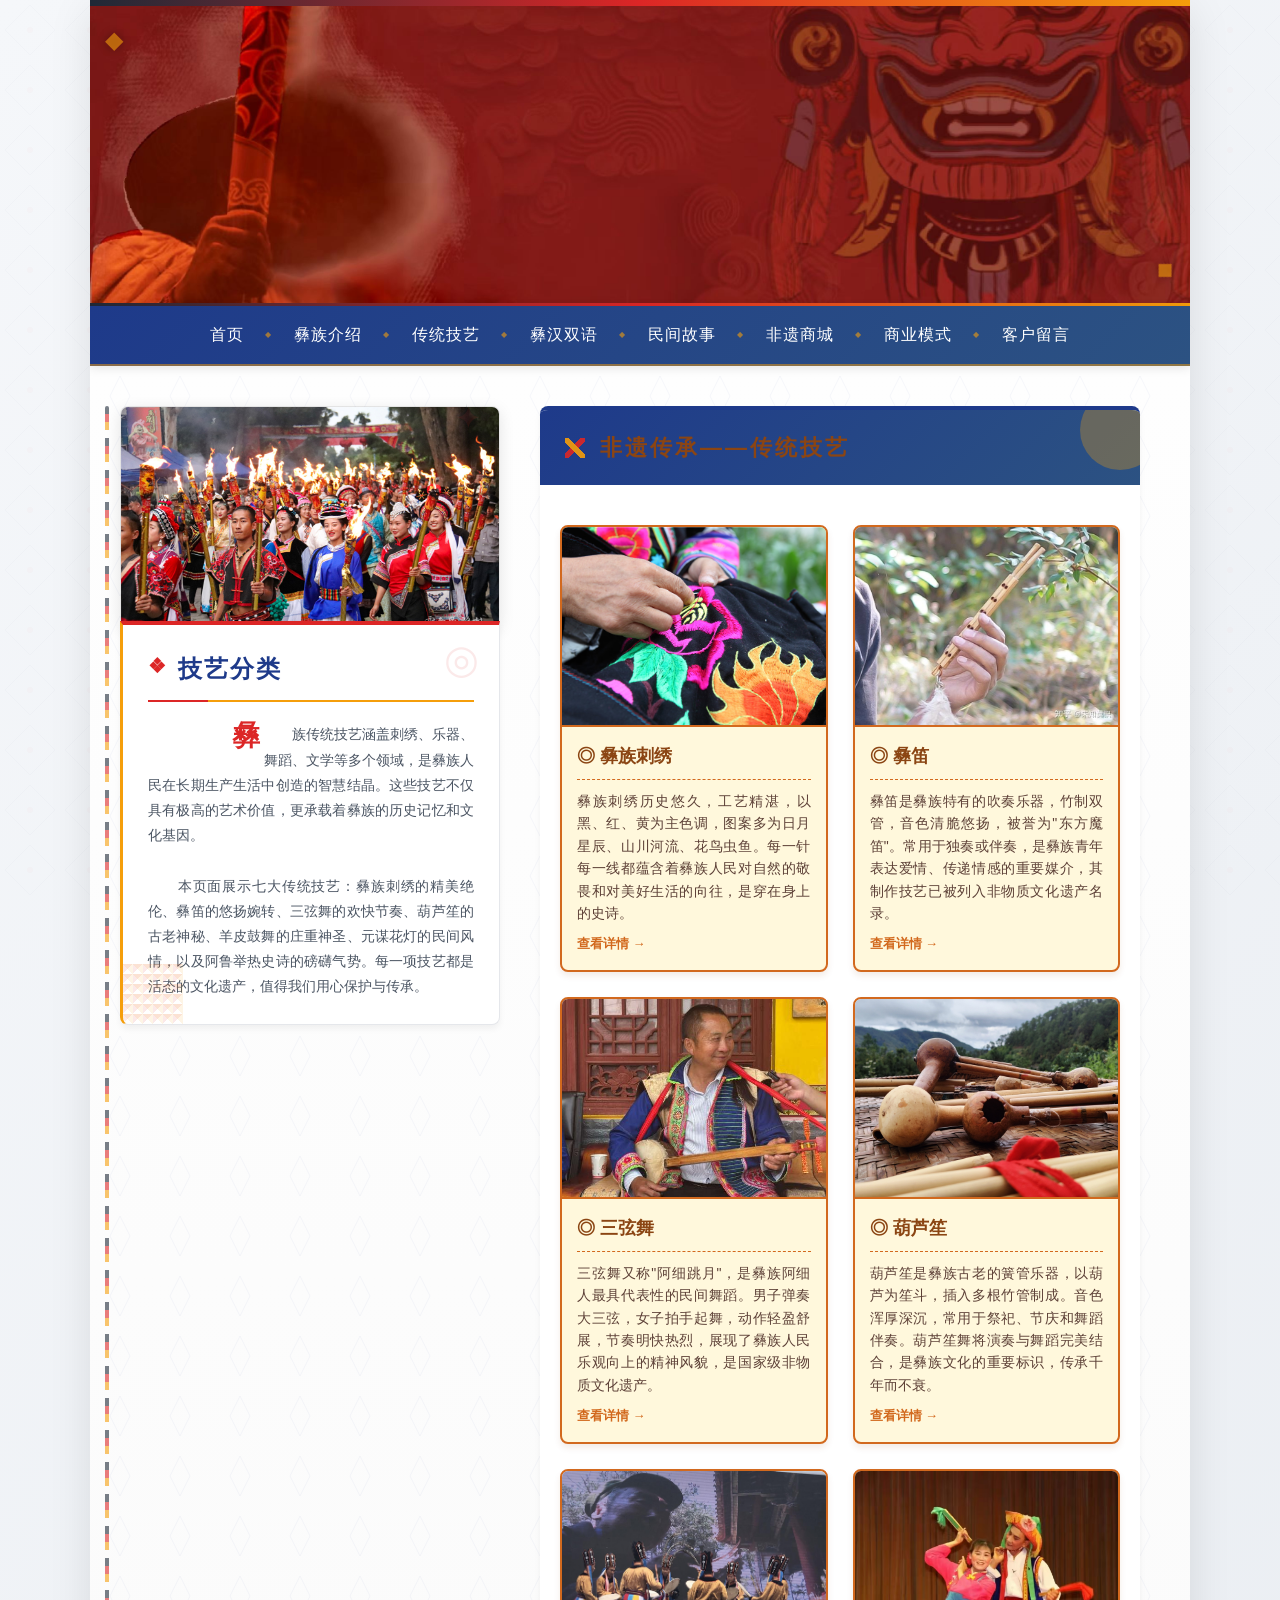
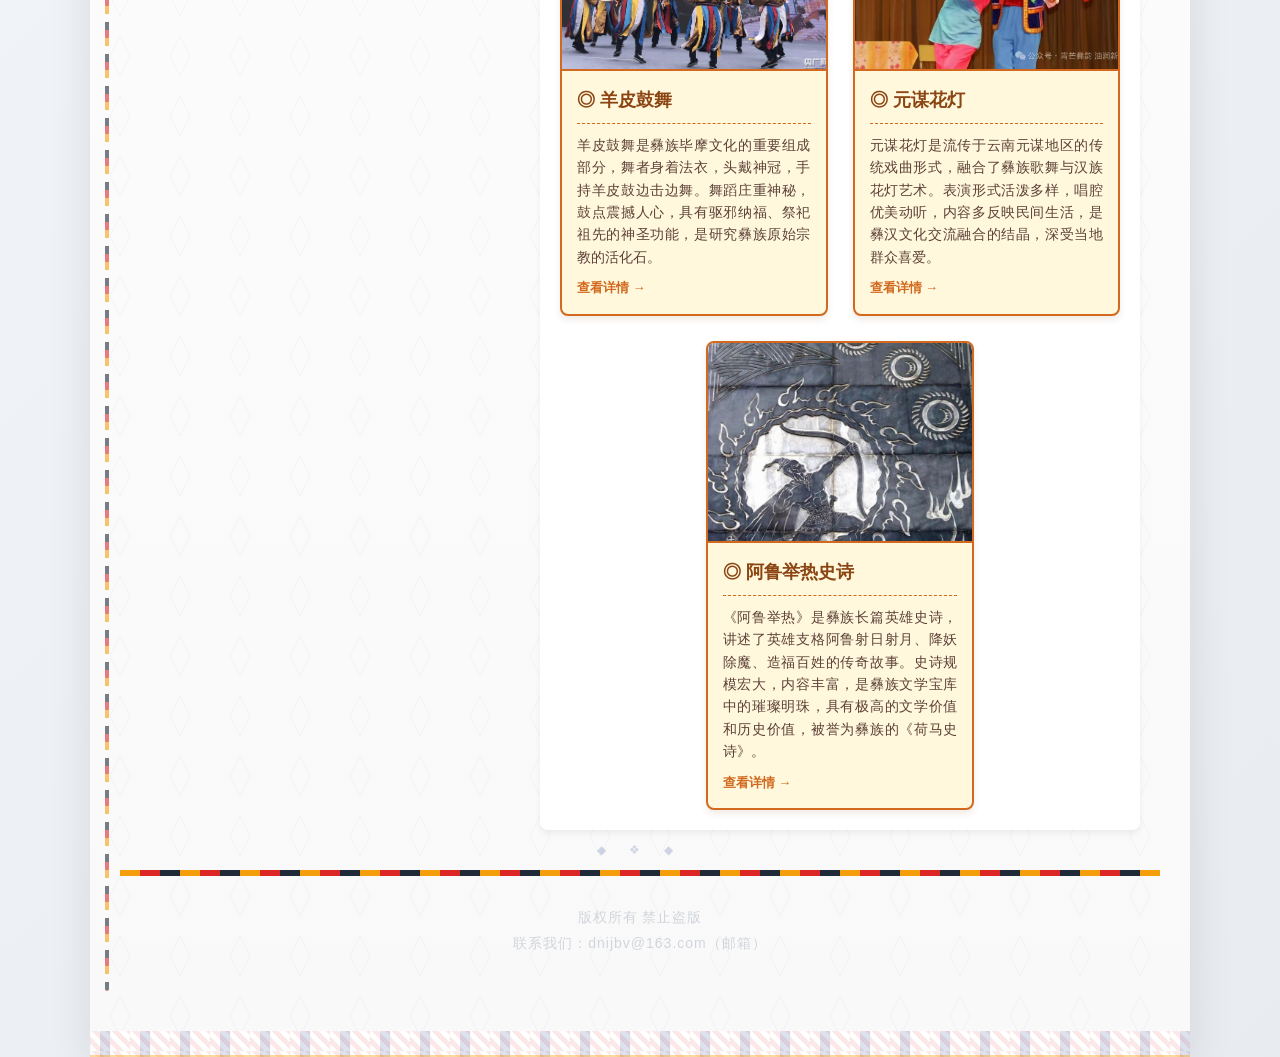
<file: jiyi.html>
<!DOCTYPE html PUBLIC "-//W3C//DTD XHTML 1.0 Transitional//EN" "http://www.w3.org/TR/xhtml1/DTD/xhtml1-transitional.dtd">
<html xmlns="http://www.w3.org/1999/xhtml">
<head>
<meta http-equiv="Content-Type" content="text/html; charset=utf-8" />
<title>非遗传承——传统技艺</title>
<link rel="stylesheet" type="text/css" href="css/index.css" />
<style type="text/css">
/* 传统技艺专用样式 */
.craft-container {
    width: 100%;
    padding: 20px;
    box-sizing: border-box;
}

.craft-grid {
    display: grid;
    grid-template-columns: 1fr 1fr;
    gap: 25px;
    margin-top: 20px;
}

.craft-item {
    background: #FFF8DC;
    border: 2px solid #D2691E;
    border-radius: 8px;
    overflow: hidden;
    transition: all 0.3s ease;
    box-shadow: 0 4px 6px rgba(139, 69, 19, 0.1);
}

.craft-item:hover {
    transform: translateY(-5px);
    box-shadow: 0 8px 15px rgba(139, 69, 19, 0.2);
    border-color: #8B4513;
}

.craft-image {
    width: 100%;
    height: 200px;
    overflow: hidden;
    border-bottom: 2px solid #D2691E;
}

.craft-image img {
    width: 100%;
    height: 100%;
    object-fit: cover;
    transition: transform 0.3s ease;
}

.craft-item:hover .craft-image img {
    transform: scale(1.05);
}

.craft-content {
    padding: 15px;
}

.craft-title {
    color: #8B4513;
    font-size: 18px;
    font-weight: bold;
    margin-bottom: 10px;
    border-bottom: 1px dashed #D2691E;
    padding-bottom: 8px;
}

.craft-desc {
    color: #5D4037;
    font-size: 14px;
    line-height: 1.6;
    text-align: justify;
}

.craft-link {
    display: inline-block;
    margin-top: 10px;
    color: #D2691E;
    text-decoration: none;
    font-weight: bold;
    font-size: 13px;
}

.craft-link:hover {
    color: #8B4513;
    text-decoration: underline;
}

/* 响应式：小屏幕单列显示 */
@media (max-width: 768px) {
    .craft-grid {
        grid-template-columns: 1fr;
    }
}
</style>
</head>

<body>

<div class="page">
<div class="banner"><img src="images/banner.jpg" /></div>

  <div class="daohang">
        <p><a href="index.html">首页</a></p>
        <p><a href="jieshao.html">彝族介绍</a></p>
        <p><a href="jiyi.html">传统技艺</a></p>
        <p><a href="shuangyu.html">彝汉双语</a></p>
        <p><a href="gushi.html">民间故事</a></p>
        <p><a href="shangcheng.html">非遗商城</a></p>
        <p><a href="shangye.html">商业模式</a></p>
        <p><a href="liuyan.html">客户留言</a></p>
    </div>


<div class="content">

<div class="zuo">
<img src="images/zuo1.jpg" />
<div class="fangshi">
  <h1>技艺分类</h1>
  <p>　　彝族传统技艺涵盖刺绣、乐器、舞蹈、文学等多个领域，是彝族人民在长期生产生活中创造的智慧结晶。这些技艺不仅具有极高的艺术价值，更承载着彝族的历史记忆和文化基因。<br /><br />
  　　本页面展示七大传统技艺：彝族刺绣的精美绝伦、彝笛的悠扬婉转、三弦舞的欢快节奏、葫芦笙的古老神秘、羊皮鼓舞的庄重神圣、元谋花灯的民间风情，以及阿鲁举热史诗的磅礴气势。每一项技艺都是活态的文化遗产，值得我们用心保护与传承。<br />
  </p>
</div>
       
</div>


<div class="you">
<h2 style="color: #8B4513;">非遗传承——传统技艺</h2>

<div class="craft-container">
    <div class="craft-grid">
        
        <!-- 彝族刺绣 -->
        <div class="craft-item">
            <div class="craft-image">
                <img src="images/yixiu2.jpg" alt="彝族刺绣" />
            </div>
            <div class="craft-content">
                <div class="craft-title">◎ 彝族刺绣</div>
                <div class="craft-desc">
                    彝族刺绣历史悠久，工艺精湛，以黑、红、黄为主色调，图案多为日月星辰、山川河流、花鸟虫鱼。每一针每一线都蕴含着彝族人民对自然的敬畏和对美好生活的向往，是穿在身上的史诗。
                </div>
                <a href="yixiu.html" class="craft-link">查看详情 →</a>
            </div>
        </div>

        <!-- 彝笛 -->
        <div class="craft-item">
            <div class="craft-image">
                <img src="images/yidi2.jpg" alt="彝笛" />
            </div>
            <div class="craft-content">
                <div class="craft-title">◎ 彝笛</div>
                <div class="craft-desc">
                    彝笛是彝族特有的吹奏乐器，竹制双管，音色清脆悠扬，被誉为"东方魔笛"。常用于独奏或伴奏，是彝族青年表达爱情、传递情感的重要媒介，其制作技艺已被列入非物质文化遗产名录。
                </div>
                <a href="yidi.html" class="craft-link">查看详情 →</a>
            </div>
        </div>

        <!-- 三弦舞 -->
        <div class="craft-item">
            <div class="craft-image">
                <img src="images/sanxianwu.jpg" alt="三弦舞" />
            </div>
            <div class="craft-content">
                <div class="craft-title">◎ 三弦舞</div>
                <div class="craft-desc">
                    三弦舞又称"阿细跳月"，是彝族阿细人最具代表性的民间舞蹈。男子弹奏大三弦，女子拍手起舞，动作轻盈舒展，节奏明快热烈，展现了彝族人民乐观向上的精神风貌，是国家级非物质文化遗产。
                </div>
                <a href="sanxianwu.html" class="craft-link">查看详情 →</a>
            </div>
        </div>

        <!-- 葫芦笙 -->
        <div class="craft-item">
            <div class="craft-image">
                <img src="images/hulusheng2.jpg" alt="葫芦笙" />
            </div>
            <div class="craft-content">
                <div class="craft-title">◎ 葫芦笙</div>
                <div class="craft-desc">
                    葫芦笙是彝族古老的簧管乐器，以葫芦为笙斗，插入多根竹管制成。音色浑厚深沉，常用于祭祀、节庆和舞蹈伴奏。葫芦笙舞将演奏与舞蹈完美结合，是彝族文化的重要标识，传承千年而不衰。
                </div>
                <a href="hulusheng.html" class="craft-link">查看详情 →</a>
            </div>
        </div>

        <!-- 羊皮鼓舞 -->
        <div class="craft-item">
            <div class="craft-image">
                <img src="images/yangpiguwu2.jpg" alt="羊皮鼓舞" />
            </div>
            <div class="craft-content">
                <div class="craft-title">◎ 羊皮鼓舞</div>
                <div class="craft-desc">
                    羊皮鼓舞是彝族毕摩文化的重要组成部分，舞者身着法衣，头戴神冠，手持羊皮鼓边击边舞。舞蹈庄重神秘，鼓点震撼人心，具有驱邪纳福、祭祀祖先的神圣功能，是研究彝族原始宗教的活化石。
                </div>
                <a href="yangpiguwu.html" class="craft-link">查看详情 →</a>
            </div>
        </div>

        <!-- 元谋花灯 -->
        <div class="craft-item">
            <div class="craft-image">
                <img src="images/huadeng1.jpg" alt="元谋花灯" />
            </div>
            <div class="craft-content">
                <div class="craft-title">◎ 元谋花灯</div>
                <div class="craft-desc">
                    元谋花灯是流传于云南元谋地区的传统戏曲形式，融合了彝族歌舞与汉族花灯艺术。表演形式活泼多样，唱腔优美动听，内容多反映民间生活，是彝汉文化交流融合的结晶，深受当地群众喜爱。
                </div>
                <a href="huadeng.html" class="craft-link">查看详情 →</a>
            </div>
        </div>

        <!-- 阿鲁举热史诗 -->
        <div class="craft-item" style="grid-column: 1 / -1; max-width: 48%; margin: 0 auto;">
            <div class="craft-image">
                <img src="images/alujure2.jpg" alt="阿鲁举热史诗" />
            </div>
            <div class="craft-content">
                <div class="craft-title">◎ 阿鲁举热史诗</div>
                <div class="craft-desc">
                    《阿鲁举热》是彝族长篇英雄史诗，讲述了英雄支格阿鲁射日射月、降妖除魔、造福百姓的传奇故事。史诗规模宏大，内容丰富，是彝族文学宝库中的璀璨明珠，具有极高的文学价值和历史价值，被誉为彝族的《荷马史诗》。
                </div>
                <a href="alujure.html" class="craft-link">查看详情 →</a>
            </div>
        </div>

    </div>
</div>

</div>


<div class="clearit"></div>

<div class="foot"><p>版权所有 禁止盗版  <br />联系我们：dnijbv@163.com（邮箱）</p></div>


</div>




</div>
</body>
</html>
</file>
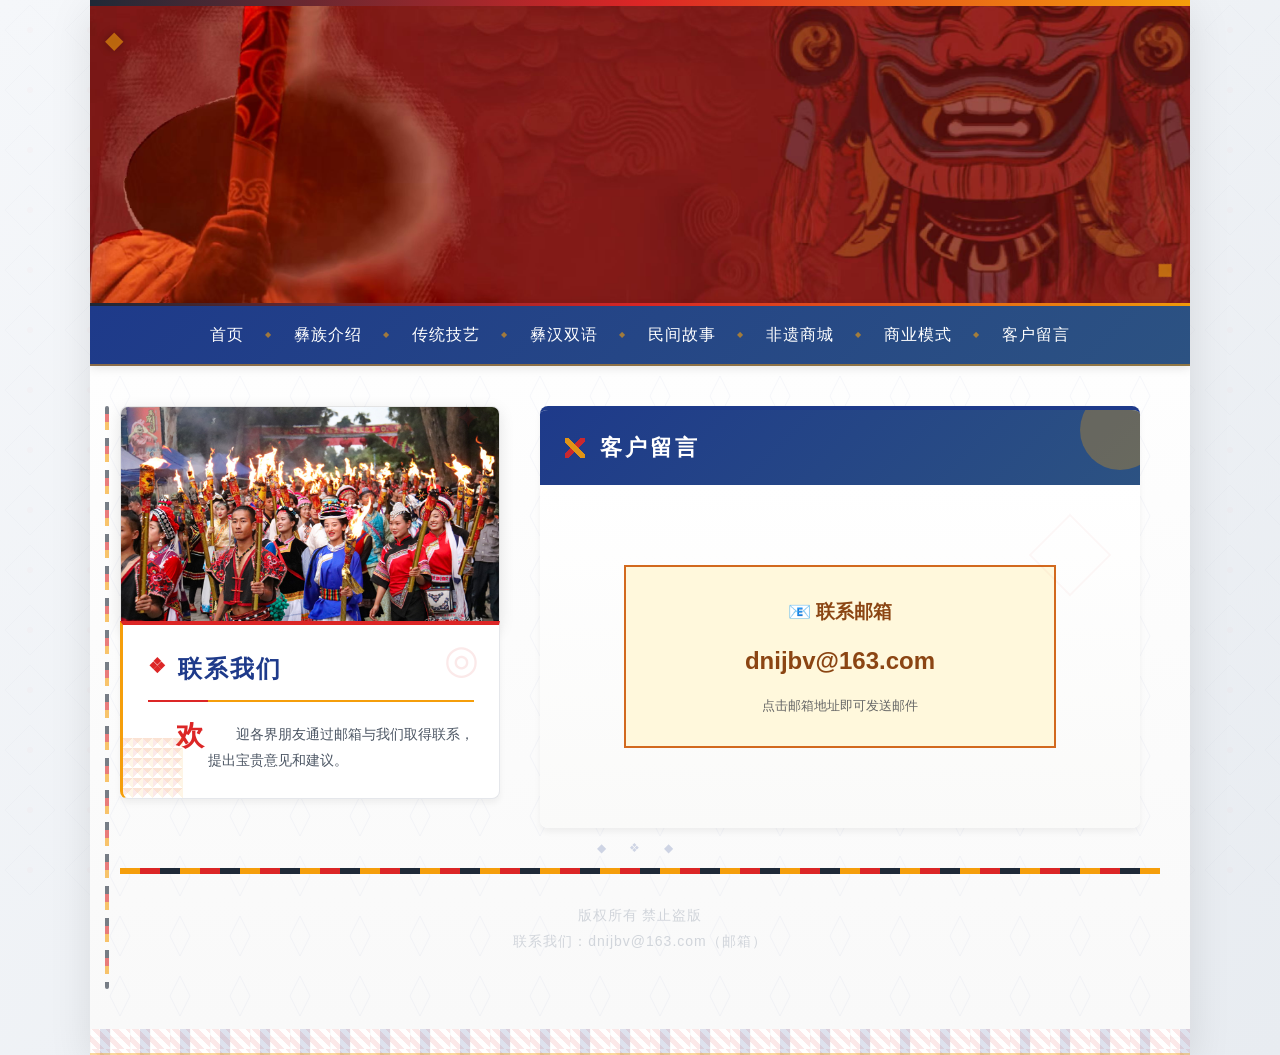
<file: liuyan.html>
<!DOCTYPE html PUBLIC "-//W3C//DTD XHTML 1.0 Transitional//EN" "http://www.w3.org/TR/xhtml1/DTD/xhtml1-transitional.dtd">
<html xmlns="http://www.w3.org/1999/xhtml">
<head>
<meta http-equiv="Content-Type" content="text/html; charset=utf-8" />
<title>非遗传承——彝火数藏</title>
<link rel="stylesheet" type="text/css" href="css/index.css">
<style>
.mail-box {
    background: #FFF8DC;
    border: 2px solid #D2691E;
    padding: 30px;
    margin: 50px auto;
    text-align: center;
    width: 80%;
}

.mail-box h3 {
    color: #8B4513;
    margin: 0 0 15px;
}

.mail-box a {
    color: #8B4513;
    font-size: 24px;
    font-weight: bold;
    text-decoration: none;
}

.mail-box a:hover {
    color: #D2691E;
    text-decoration: underline;
}

.mail-box p {
    color: #666;
    font-size: 13px;
    margin-top: 15px;
}
</style>
</head>

<body>

<div class="page">
<div class="banner"><img src="images/banner.jpg" /></div>

<div class="daohang">
    <p><a href="index.html">首页</a></p>
    <p><a href="jieshao.html">彝族介绍</a></p>
    <p><a href="jiyi.html">传统技艺</a></p>
    <p><a href="shuangyu.html">彝汉双语</a></p>
    <p><a href="gushi.html">民间故事</a></p>
    <p><a href="shangcheng.html">非遗商城</a></p>
    <p><a href="shangye.html">商业模式</a></p>
    <p><a href="liuyan.html">客户留言</a></p>
</div>

<div class="content">

<div class="zuo">
<img src="images/zuo1.jpg" />
<div class="fangshi">
  <h1>联系我们</h1>
  <p>欢迎各界朋友通过邮箱与我们取得联系，提出宝贵意见和建议。</p>
</div>
</div>

<div class="you">
<h2>客户留言</h2>
<div class="neirong">

<div class="mail-box">
    <h3>📧 联系邮箱</h3>
    <a href="mailto:dnijbv@163.com">dnijbv@163.com</a>
    <p>点击邮箱地址即可发送邮件</p>
</div>

</div></div>

<div class="clearit"></div>
<div class="foot"><p>版权所有 禁止盗版<br />联系我们：dnijbv@163.com（邮箱）</p></div>

</div>

</div>

</body>
</html>
</file>
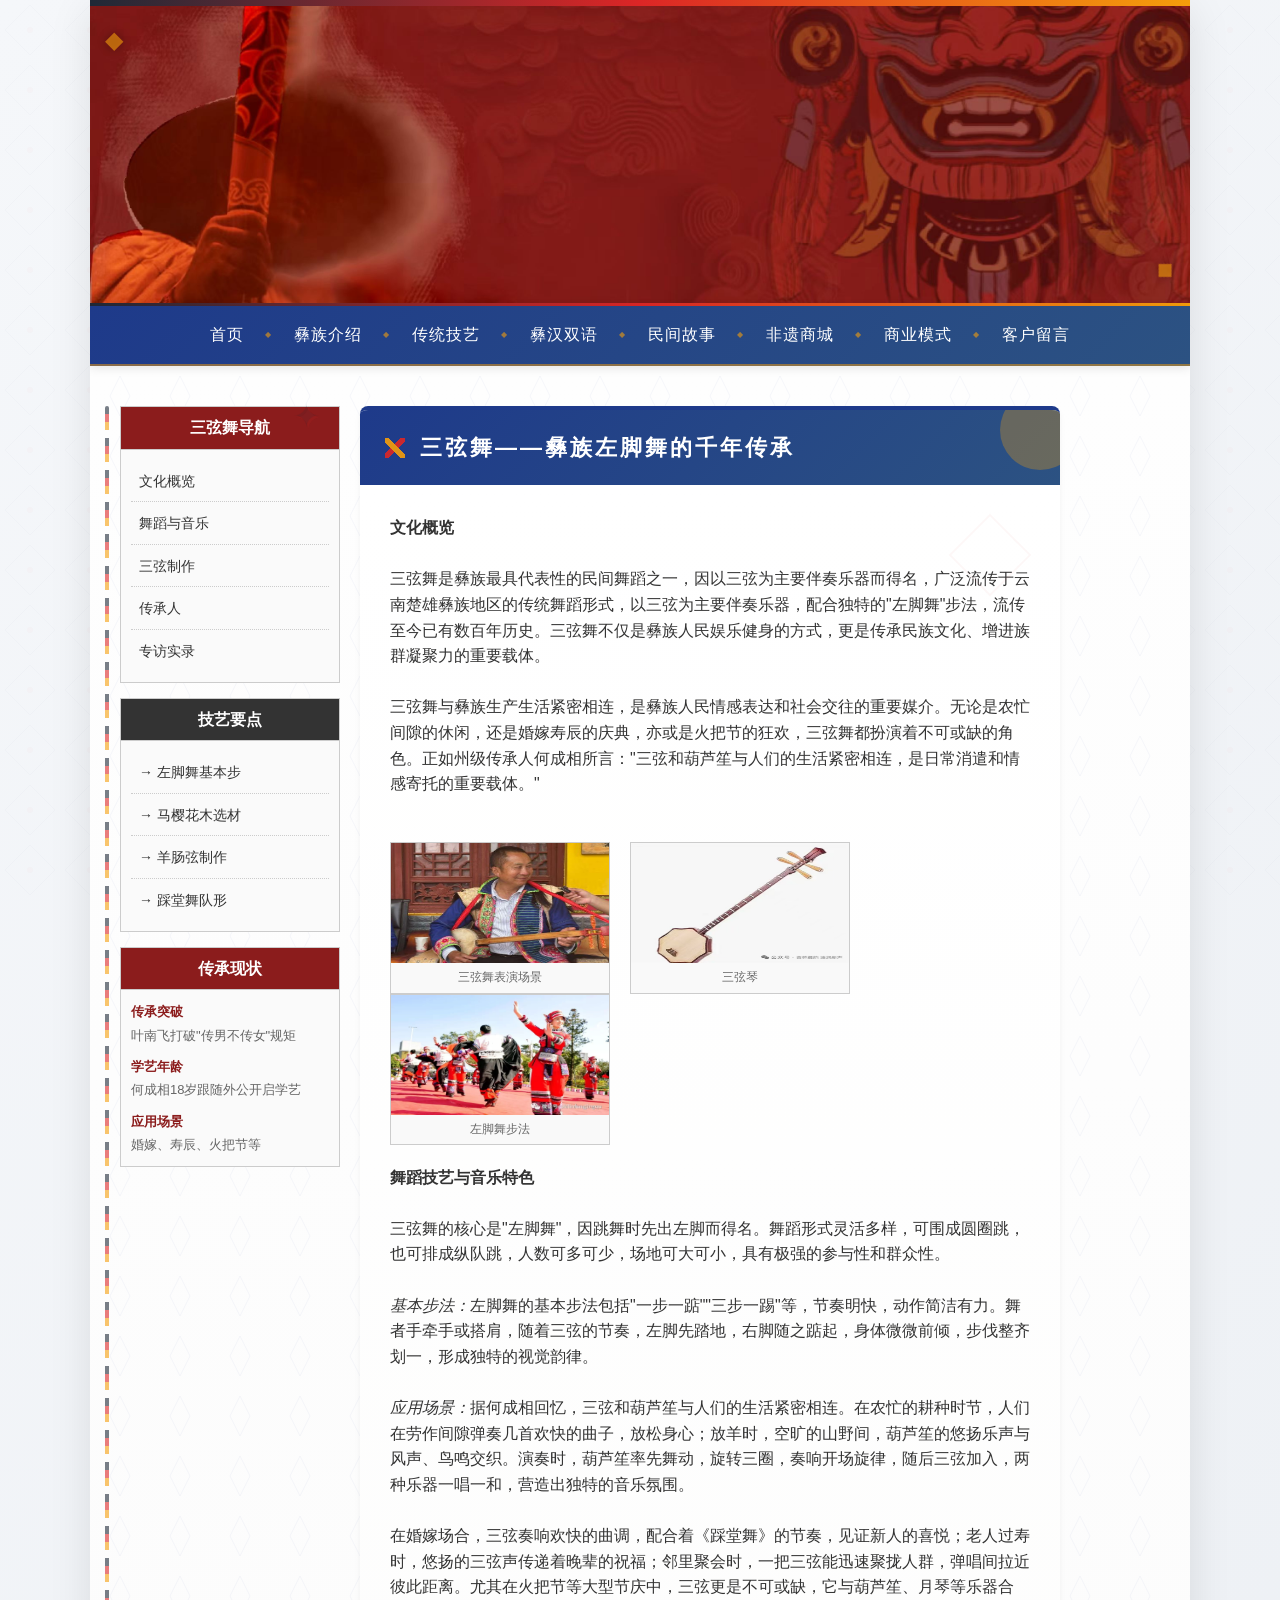
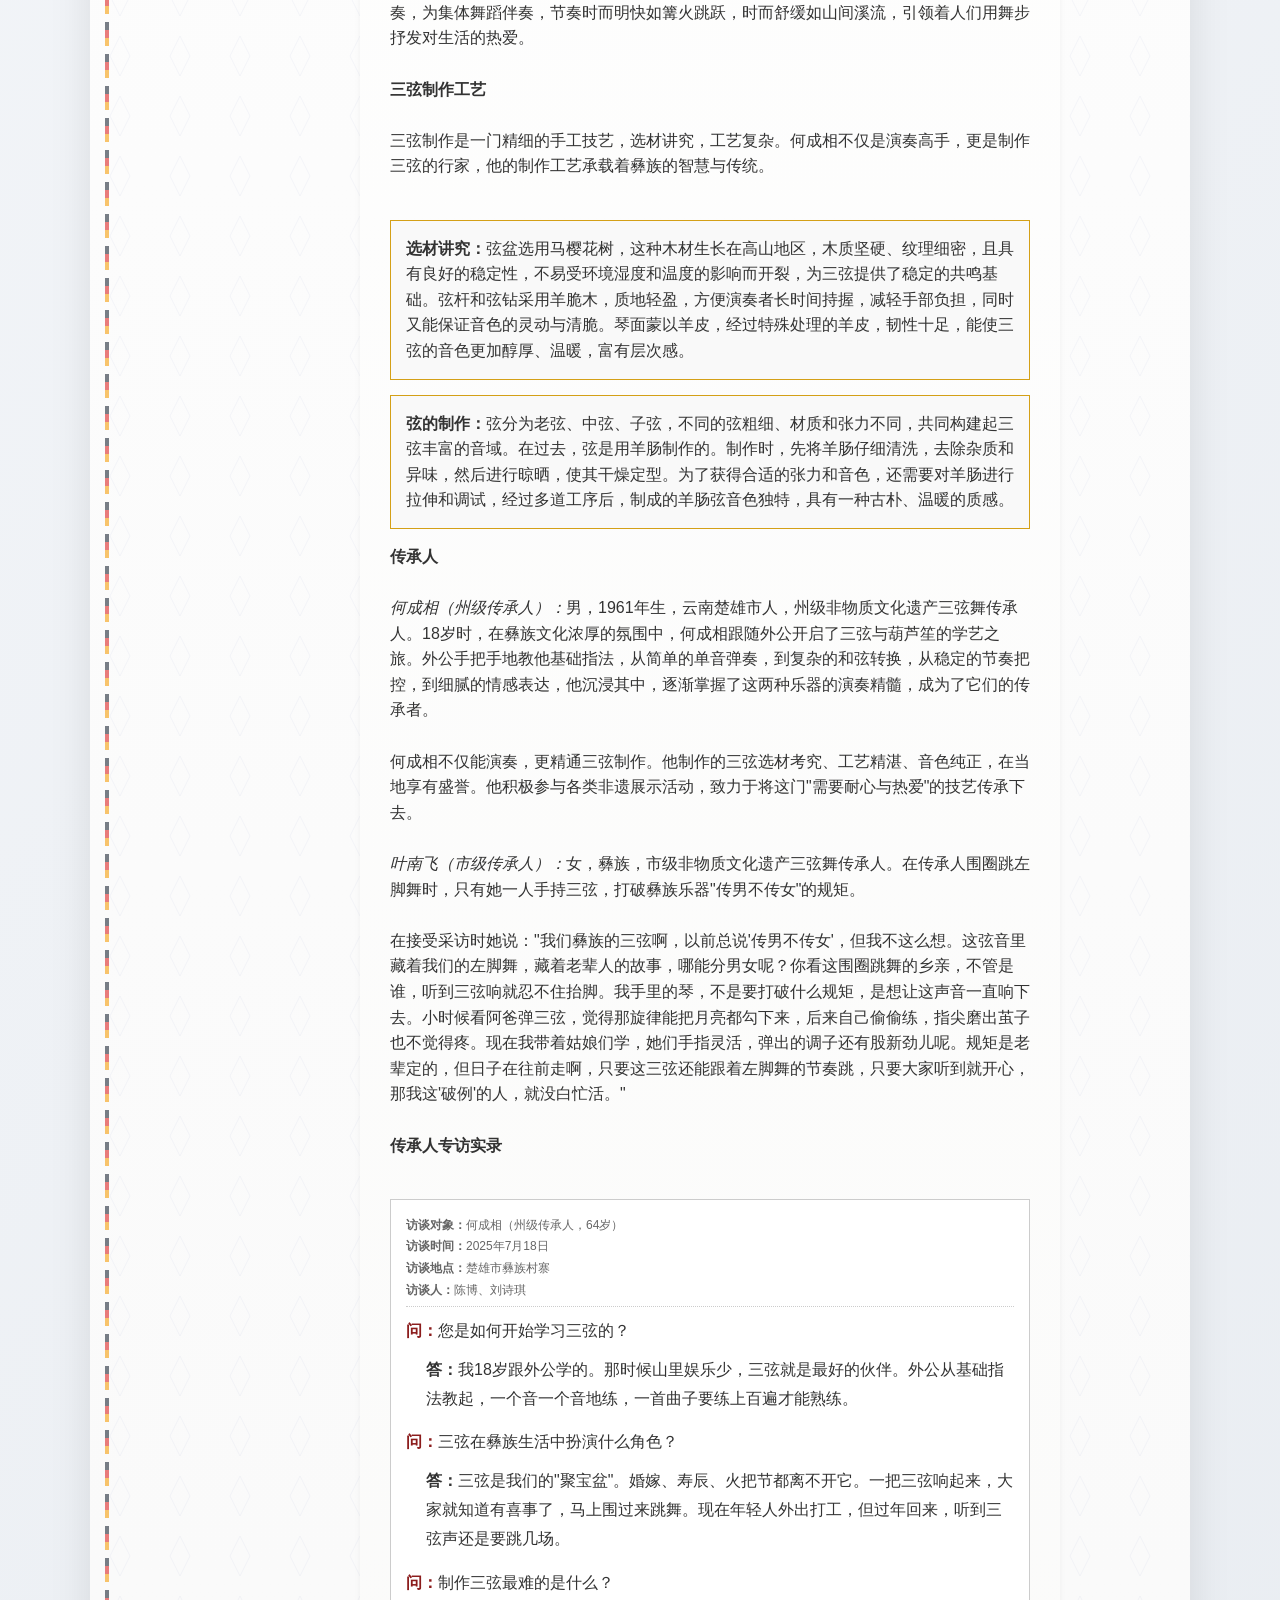
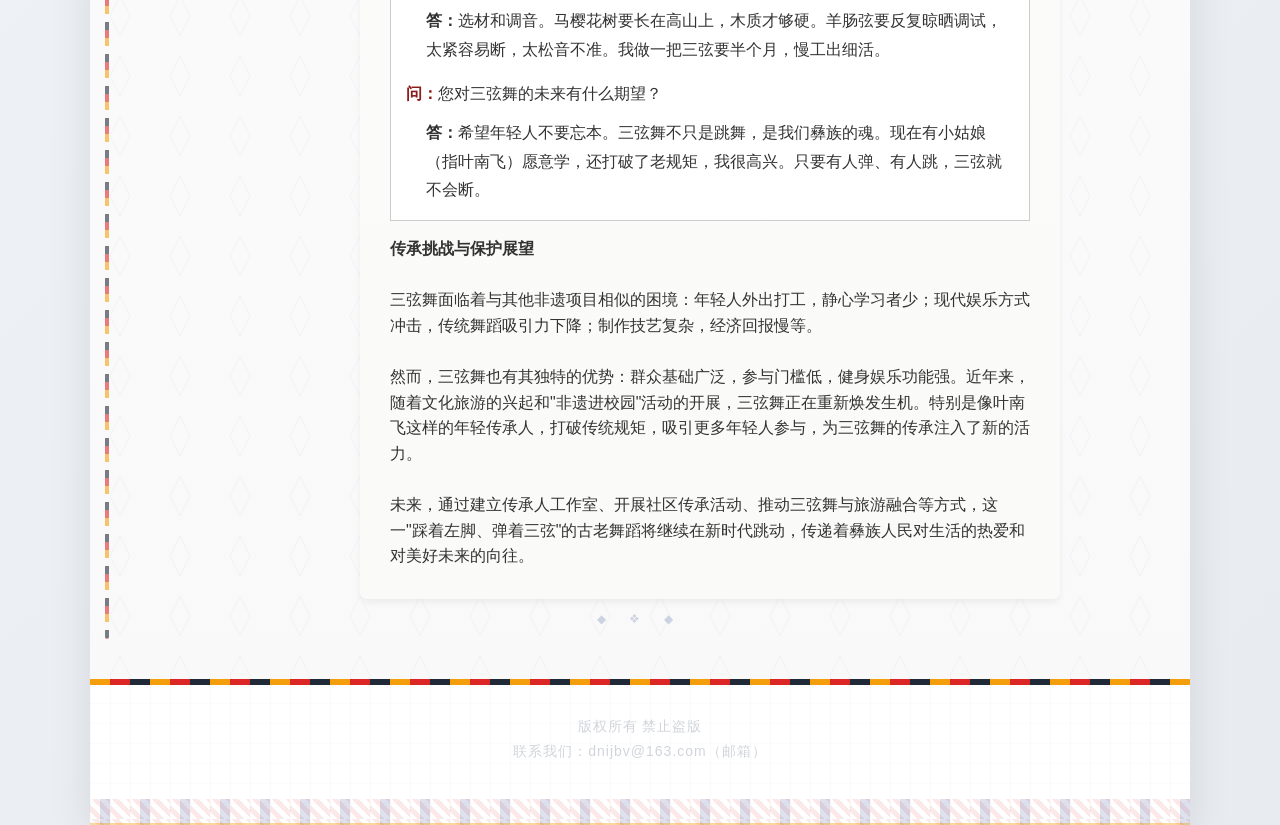
<file: sanxianwu.html>
<!DOCTYPE html PUBLIC "-//W3C//DTD XHTML 1.0 Transitional//EN" "http://www.w3.org/TR/xhtml1/DTD/xhtml1-transitional.dtd">
<html xmlns="http://www.w3.org/1999/xhtml">
<head>
<meta http-equiv="Content-Type" content="text/html; charset=utf-8" />
<title>三弦舞 - 非遗传承——彝火数藏</title>
<link rel="stylesheet" type="text/css" href="css/index.css">
</head>

<body>

<div class="page">
<div class="banner"><img src="images/banner.jpg" /></div>

<div class="daohang">
    <p><a href="index.html">首页</a></p>
    <p><a href="jieshao.html">彝族介绍</a></p>
    <p><a href="jiyi.html">传统技艺</a></p>
    <p><a href="shuangyu.html">彝汉双语</a></p>
    <p><a href="gushi.html">民间故事</a></p>
    <p><a href="shangcheng.html">非遗商城</a></p>
    <p><a href="shangye.html">商业模式</a></p>
    <p><a href="liuyan.html">客户留言</a></p>
</div>


<div class="content">

<!-- 左侧边栏 -->
<div class="zuo" style="width:220px; float:left; margin-right:20px;">
    <div style="border:1px solid #ccc; margin-bottom:15px; background:#fafafa;">
        <h3 style="background:#8b1c1c; color:#fff; padding:8px; font-size:16px; text-align:center; margin:0; border-bottom:1px solid #ccc;">三弦舞导航</h3>
        <ul style="list-style:none; padding:10px; margin:0;">
            <li style="padding:8px; border-bottom:1px dotted #ccc;"><a href="#intro" style="color:#333; text-decoration:none; font-size:14px;">文化概览</a></li>
            <li style="padding:8px; border-bottom:1px dotted #ccc;"><a href="#dance" style="color:#333; text-decoration:none; font-size:14px;">舞蹈与音乐</a></li>
            <li style="padding:8px; border-bottom:1px dotted #ccc;"><a href="#make" style="color:#333; text-decoration:none; font-size:14px;">三弦制作</a></li>
            <li style="padding:8px; border-bottom:1px dotted #ccc;"><a href="#inherit" style="color:#333; text-decoration:none; font-size:14px;">传承人</a></li>
            <li style="padding:8px;"><a href="#interview" style="color:#333; text-decoration:none; font-size:14px;">专访实录</a></li>
        </ul>
    </div>
    
    <div style="border:1px solid #ccc; margin-bottom:15px; background:#fafafa;">
        <h3 style="background:#333; color:#fff; padding:8px; font-size:16px; text-align:center; margin:0; border-bottom:1px solid #ccc;">技艺要点</h3>
        <ul style="list-style:none; padding:10px; margin:0;">
            <li style="padding:8px; border-bottom:1px dotted #ccc;"><a href="#" style="color:#333; text-decoration:none; font-size:14px;">→ 左脚舞基本步</a></li>
            <li style="padding:8px; border-bottom:1px dotted #ccc;"><a href="#" style="color:#333; text-decoration:none; font-size:14px;">→ 马樱花木选材</a></li>
            <li style="padding:8px; border-bottom:1px dotted #ccc;"><a href="#" style="color:#333; text-decoration:none; font-size:14px;">→ 羊肠弦制作</a></li>
            <li style="padding:8px;"><a href="#" style="color:#333; text-decoration:none; font-size:14px;">→ 踩堂舞队形</a></li>
        </ul>
    </div>
    
    <div style="border:1px solid #ccc; background:#fafafa;">
        <h3 style="background:#8b1c1c; color:#fff; padding:8px; font-size:16px; text-align:center; margin:0; border-bottom:1px solid #ccc;">传承现状</h3>
        <div style="padding:10px; font-size:13px; color:#666; line-height:1.8;">
            <p style="margin:0 0 8px 0; text-indent:0;"><strong style="color:#8b1c1c;">传承突破</strong><br />叶南飞打破"传男不传女"规矩</p>
            <p style="margin:0 0 8px 0; text-indent:0;"><strong style="color:#8b1c1c;">学艺年龄</strong><br />何成相18岁跟随外公开启学艺</p>
            <p style="margin:0; text-indent:0;"><strong style="color:#8b1c1c;">应用场景</strong><br />婚嫁、寿辰、火把节等</p>
        </div>
    </div>
</div>

<!-- 右侧主内容区 -->
<div class="you" style="width:700px; float:left;">
<h2>三弦舞——彝族左脚舞的千年传承</h2>
<div class="neirong">
<p>
<strong id="intro">文化概览</strong><br /><br />

三弦舞是彝族最具代表性的民间舞蹈之一，因以三弦为主要伴奏乐器而得名，广泛流传于云南楚雄彝族地区的传统舞蹈形式，以三弦为主要伴奏乐器，配合独特的"左脚舞"步法，流传至今已有数百年历史。三弦舞不仅是彝族人民娱乐健身的方式，更是传承民族文化、增进族群凝聚力的重要载体。<br /><br />

三弦舞与彝族生产生活紧密相连，是彝族人民情感表达和社会交往的重要媒介。无论是农忙间隙的休闲，还是婚嫁寿辰的庆典，亦或是火把节的狂欢，三弦舞都扮演着不可或缺的角色。正如州级传承人何成相所言："三弦和葫芦笙与人们的生活紧密相连，是日常消遣和情感寄托的重要载体。"<br /><br />

<div style="margin:20px 0; overflow:hidden;">
    <div style="width:220px; float:left; margin-right:20px; border:1px solid #ccc; text-align:center;">
        <img src="images/sanxianwu.jpg" style="width:100%; height:120px; background:#eee;" alt="三弦舞表演" />
        <p style="margin:0; padding:5px; font-size:12px; color:#666; background:#f9f9f9;">三弦舞表演场景</p>
    </div>
    <div style="width:220px; float:left; margin-right:20px; border:1px solid #ccc; text-align:center;">
        <img src="images/sanxianwu2.jpg" style="width:100%; height:120px; background:#eee;" alt="三弦制作" />
        <p style="margin:0; padding:5px; font-size:12px; color:#666; background:#f9f9f9;">三弦琴</p>
    </div>
    <div style="width:220px; float:left; border:1px solid #ccc; text-align:center;">
        <img src="images/sanxianwu3.jpg" style="width:100%; height:120px; background:#eee;" alt="左脚舞" />
        <p style="margin:0; padding:5px; font-size:12px; color:#666; background:#f9f9f9;">左脚舞步法</p>
    </div>
    <div style="clear:both;"></div>
</div>

<strong id="dance">舞蹈技艺与音乐特色</strong><br /><br />

三弦舞的核心是"左脚舞"，因跳舞时先出左脚而得名。舞蹈形式灵活多样，可围成圆圈跳，也可排成纵队跳，人数可多可少，场地可大可小，具有极强的参与性和群众性。<br /><br />

<em>基本步法：</em>左脚舞的基本步法包括"一步一踮""三步一踢"等，节奏明快，动作简洁有力。舞者手牵手或搭肩，随着三弦的节奏，左脚先踏地，右脚随之踮起，身体微微前倾，步伐整齐划一，形成独特的视觉韵律。<br /><br />

<em>应用场景：</em>据何成相回忆，三弦和葫芦笙与人们的生活紧密相连。在农忙的耕种时节，人们在劳作间隙弹奏几首欢快的曲子，放松身心；放羊时，空旷的山野间，葫芦笙的悠扬乐声与风声、鸟鸣交织。演奏时，葫芦笙率先舞动，旋转三圈，奏响开场旋律，随后三弦加入，两种乐器一唱一和，营造出独特的音乐氛围。<br /><br />

在婚嫁场合，三弦奏响欢快的曲调，配合着《踩堂舞》的节奏，见证新人的喜悦；老人过寿时，悠扬的三弦声传递着晚辈的祝福；邻里聚会时，一把三弦能迅速聚拢人群，弹唱间拉近彼此距离。尤其在火把节等大型节庆中，三弦更是不可或缺，它与葫芦笙、月琴等乐器合奏，为集体舞蹈伴奏，节奏时而明快如篝火跳跃，时而舒缓如山间溪流，引领着人们用舞步抒发对生活的热爱。<br /><br />

<strong id="make">三弦制作工艺</strong><br /><br />

三弦制作是一门精细的手工技艺，选材讲究，工艺复杂。何成相不仅是演奏高手，更是制作三弦的行家，他的制作工艺承载着彝族的智慧与传统。<br /><br />

<div style="background:#f9f9f9; border:1px solid #d4a017; padding:15px; margin:15px 0;">
<p style="margin:0; text-indent:0;"><strong>选材讲究：</strong>弦盆选用马樱花树，这种木材生长在高山地区，木质坚硬、纹理细密，且具有良好的稳定性，不易受环境湿度和温度的影响而开裂，为三弦提供了稳定的共鸣基础。弦杆和弦钻采用羊脆木，质地轻盈，方便演奏者长时间持握，减轻手部负担，同时又能保证音色的灵动与清脆。琴面蒙以羊皮，经过特殊处理的羊皮，韧性十足，能使三弦的音色更加醇厚、温暖，富有层次感。</p>
</div>

<div style="background:#f9f9f9; border:1px solid #d4a017; padding:15px; margin:15px 0;">
<p style="margin:0; text-indent:0;"><strong>弦的制作：</strong>弦分为老弦、中弦、子弦，不同的弦粗细、材质和张力不同，共同构建起三弦丰富的音域。在过去，弦是用羊肠制作的。制作时，先将羊肠仔细清洗，去除杂质和异味，然后进行晾晒，使其干燥定型。为了获得合适的张力和音色，还需要对羊肠进行拉伸和调试，经过多道工序后，制成的羊肠弦音色独特，具有一种古朴、温暖的质感。</p>
</div>

<strong id="inherit">传承人</strong><br /><br />

<em>何成相（州级传承人）：</em>男，1961年生，云南楚雄市人，州级非物质文化遗产三弦舞传承人。18岁时，在彝族文化浓厚的氛围中，何成相跟随外公开启了三弦与葫芦笙的学艺之旅。外公手把手地教他基础指法，从简单的单音弹奏，到复杂的和弦转换，从稳定的节奏把控，到细腻的情感表达，他沉浸其中，逐渐掌握了这两种乐器的演奏精髓，成为了它们的传承者。<br /><br />

何成相不仅能演奏，更精通三弦制作。他制作的三弦选材考究、工艺精湛、音色纯正，在当地享有盛誉。他积极参与各类非遗展示活动，致力于将这门"需要耐心与热爱"的技艺传承下去。<br /><br />

<em>叶南飞（市级传承人）：</em>女，彝族，市级非物质文化遗产三弦舞传承人。在传承人围圈跳左脚舞时，只有她一人手持三弦，打破彝族乐器"传男不传女"的规矩。<br /><br />

在接受采访时她说："我们彝族的三弦啊，以前总说'传男不传女'，但我不这么想。这弦音里藏着我们的左脚舞，藏着老辈人的故事，哪能分男女呢？你看这围圈跳舞的乡亲，不管是谁，听到三弦响就忍不住抬脚。我手里的琴，不是要打破什么规矩，是想让这声音一直响下去。小时候看阿爸弹三弦，觉得那旋律能把月亮都勾下来，后来自己偷偷练，指尖磨出茧子也不觉得疼。现在我带着姑娘们学，她们手指灵活，弹出的调子还有股新劲儿呢。规矩是老辈定的，但日子在往前走啊，只要这三弦还能跟着左脚舞的节奏跳，只要大家听到就开心，那我这'破例'的人，就没白忙活。"<br /><br />

<strong id="interview">传承人专访实录</strong><br /><br />

<div style="background:#fff; border:1px solid #ccc; padding:15px; margin:15px 0; line-height:1.8;">
<p style="margin:0 0 10px 0; color:#666; font-size:12px; border-bottom:1px dotted #ccc; padding-bottom:5px;">
<strong>访谈对象：</strong>何成相（州级传承人，64岁）<br />
<strong>访谈时间：</strong>2025年7月18日<br />
<strong>访谈地点：</strong>楚雄市彝族村寨<br />
<strong>访谈人：</strong>陈博、刘诗琪
</p>

<p style="margin:10px 0; text-indent:0;"><strong style="color:#8b1c1c;">问：</strong>您是如何开始学习三弦的？</p>
<p style="margin:10px 0 15px 20px; text-indent:0;"><strong style="color:#333;">答：</strong>我18岁跟外公学的。那时候山里娱乐少，三弦就是最好的伙伴。外公从基础指法教起，一个音一个音地练，一首曲子要练上百遍才能熟练。</p>

<p style="margin:10px 0; text-indent:0;"><strong style="color:#8b1c1c;">问：</strong>三弦在彝族生活中扮演什么角色？</p>
<p style="margin:10px 0 15px 20px; text-indent:0;"><strong style="color:#333;">答：</strong>三弦是我们的"聚宝盆"。婚嫁、寿辰、火把节都离不开它。一把三弦响起来，大家就知道有喜事了，马上围过来跳舞。现在年轻人外出打工，但过年回来，听到三弦声还是要跳几场。</p>

<p style="margin:10px 0; text-indent:0;"><strong style="color:#8b1c1c;">问：</strong>制作三弦最难的是什么？</p>
<p style="margin:10px 0 15px 20px; text-indent:0;"><strong style="color:#333;">答：</strong>选材和调音。马樱花树要长在高山上，木质才够硬。羊肠弦要反复晾晒调试，太紧容易断，太松音不准。我做一把三弦要半个月，慢工出细活。</p>

<p style="margin:10px 0; text-indent:0;"><strong style="color:#8b1c1c;">问：</strong>您对三弦舞的未来有什么期望？</p>
<p style="margin:10px 0 0 20px; text-indent:0;"><strong style="color:#333;">答：</strong>希望年轻人不要忘本。三弦舞不只是跳舞，是我们彝族的魂。现在有小姑娘（指叶南飞）愿意学，还打破了老规矩，我很高兴。只要有人弹、有人跳，三弦就不会断。</p>
</div>

<strong>传承挑战与保护展望</strong><br /><br />

三弦舞面临着与其他非遗项目相似的困境：年轻人外出打工，静心学习者少；现代娱乐方式冲击，传统舞蹈吸引力下降；制作技艺复杂，经济回报慢等。<br /><br />

然而，三弦舞也有其独特的优势：群众基础广泛，参与门槛低，健身娱乐功能强。近年来，随着文化旅游的兴起和"非遗进校园"活动的开展，三弦舞正在重新焕发生机。特别是像叶南飞这样的年轻传承人，打破传统规矩，吸引更多年轻人参与，为三弦舞的传承注入了新的活力。<br /><br />

未来，通过建立传承人工作室、开展社区传承活动、推动三弦舞与旅游融合等方式，这一"踩着左脚、弹着三弦"的古老舞蹈将继续在新时代跳动，传递着彝族人民对生活的热爱和对美好未来的向往。
</p>
</div>
</div>

<div class="clearit"></div>

</div>

<div class="foot"><p>版权所有 禁止盗版  <br />联系我们：dnijbv@163.com（邮箱）</p></div>

</div>

</body>
</html>
</file>
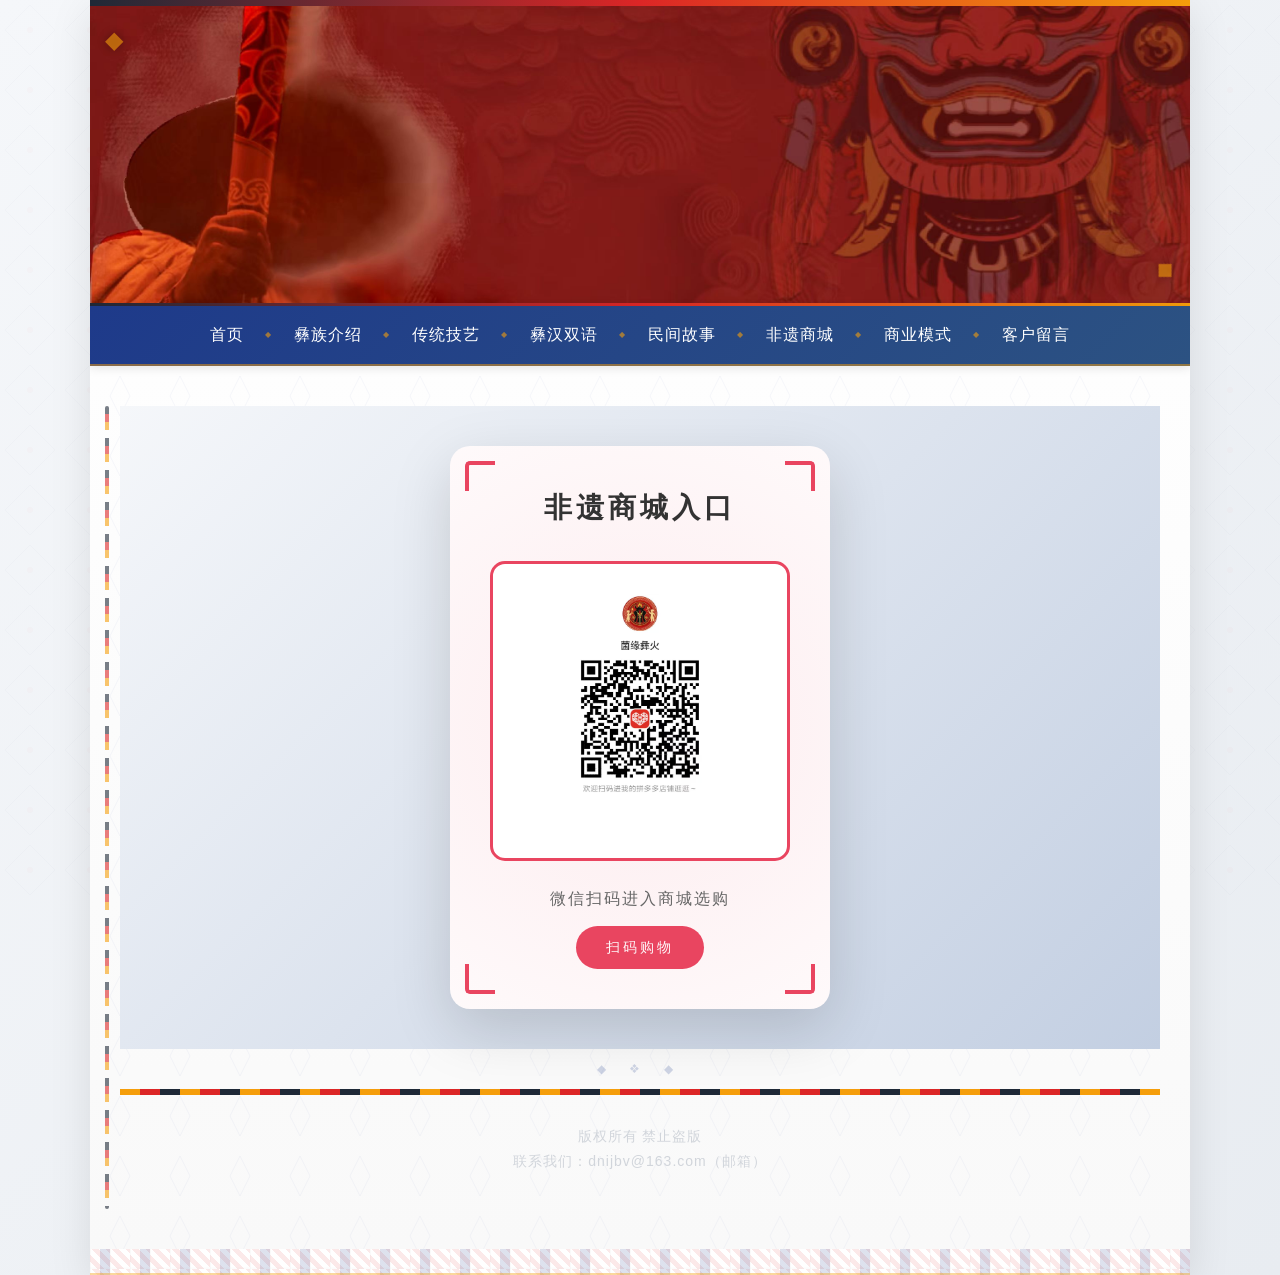
<file: shangcheng.html>
<!DOCTYPE html PUBLIC "-//W3C//DTD XHTML 1.0 Transitional//EN" "http://www.w3.org/TR/xhtml1/DTD/xhtml1-transitional.dtd">
<html xmlns="http://www.w3.org/1999/xhtml">
<head>
<meta http-equiv="Content-Type" content="text/html; charset=utf-8" />
<title>非遗传承——彝火数藏</title>
<link rel="stylesheet" type="text/css" href="css/index.css">
<style>
/* 二维码区域样式 - 仅在本页生效 */
.qr-section {
    width: 100%;
    min-height: 500px;
    display: flex;
    flex-direction: column;
    align-items: center;
    justify-content: center;
    padding: 40px 0;
    background: linear-gradient(135deg, #f5f7fa 0%, #c3cfe2 100%);
}

.qr-box {
    background: #fff;
    padding: 40px;
    border-radius: 20px;
    box-shadow: 0 20px 60px rgba(0,0,0,0.15);
    text-align: center;
    position: relative;
    overflow: hidden;
}

.qr-box::before {
    content: '';
    position: absolute;
    top: -50%;
    left: -50%;
    width: 200%;
    height: 200%;
    background: radial-gradient(circle, rgba(233,69,96,0.1) 0%, transparent 70%);
    animation: pulse 3s ease-in-out infinite;
}

@keyframes pulse {
    0%, 100% { transform: scale(0.8); }
    50% { transform: scale(1.1); }
}

.qr-title {
    font-size: 28px;
    color: #333;
    margin-bottom: 30px;
    font-weight: bold;
    letter-spacing: 4px;
    position: relative;
    z-index: 1;
}

.qr-wrapper {
    width: 300px;
    height: 300px;
    margin: 0 auto;
    position: relative;
    z-index: 1;
    background: #fff;
    padding: 15px;
    border: 3px solid #e94560;
    border-radius: 15px;
}

.qr-wrapper img {
    width: 100%;
    height: 100%;
    object-fit: contain;
}

.qr-hint {
    margin-top: 25px;
    color: #666;
    font-size: 16px;
    letter-spacing: 2px;
    position: relative;
    z-index: 1;
}

/* 装饰角 */
.corner {
    position: absolute;
    width: 30px;
    height: 30px;
    border: 4px solid #e94560;
}

.corner-tl { top: 15px; left: 15px; border-right: none; border-bottom: none; border-radius: 5px 0 0 0; }
.corner-tr { top: 15px; right: 15px; border-left: none; border-bottom: none; border-radius: 0 5px 0 0; }
.corner-bl { bottom: 15px; left: 15px; border-right: none; border-top: none; border-radius: 0 0 0 5px; }
.corner-br { bottom: 15px; right: 15px; border-left: none; border-top: none; border-radius: 0 0 5px 0; }

/* 扫码提示 */
.scan-tip {
    display: inline-block;
    margin-top: 15px;
    padding: 10px 30px;
    background: #e94560;
    color: #fff;
    border-radius: 25px;
    font-size: 14px;
    letter-spacing: 3px;
}
</style>
</head>

<body>

<!-- Copyright � 2005. Spidersoft Ltd -->
<style>
A.applink:hover {border: 2px dotted #DCE6F4;padding:2px;background-color:#ffff00;color:green;text-decoration:none}
A.applink       {border: 2px dotted #DCE6F4;padding:2px;color:#2F5BFF;background:transparent;text-decoration:none}
A.info          {color:#2F5BFF;background:transparent;text-decoration:none}
A.info:hover    {color:green;background:transparent;text-decoration:underline}
</style>
<!-- /Copyright � 2005. Spidersoft Ltd -->
<div class="page">
<div class="banner"><img src="images/banner.jpg" /></div>

  <div class="daohang">
        <p><a href="index.html">首页</a></p>
        <p><a href="jieshao.html">彝族介绍</a></p>
        <p><a href="jiyi.html">传统技艺</a></p>
        <p><a href="shuangyu.html">彝汉双语</a></p>
        <p><a href="gushi.html">民间故事</a></p>
        <p><a href="shangcheng.html">非遗商城</a></p>
        <p><a href="shangye.html">商业模式</a></p>
        <p><a href="liuyan.html">客户留言</a></p>
    </div>

<div class="content">

<!-- 二维码展示区域 - 替换原有左右分栏内容 -->
<div class="qr-section">
    <div class="qr-box">
        <div class="corner corner-tl"></div>
        <div class="corner corner-tr"></div>
        <div class="corner corner-bl"></div>
        <div class="corner corner-br"></div>
        
        <div class="qr-title">非遗商城入口</div>
        
        <div class="qr-wrapper">
            <!-- 请在这里替换为你的二维码图片 -->
            <img src="images/shangcheng.jpg" alt="商城二维码" onerror="this.style.display='none'; this.parentElement.innerHTML='<div style=\'width:100%;height:100%;display:flex;align-items:center;justify-content:center;background:#f0f0f0;color:#999;border-radius:10px;\'>请放置二维码图片<br>images/shop-qrcode.png</div>';">
        </div>
        
        <div class="qr-hint">微信扫码进入商城选购</div>
        <div class="scan-tip">扫码购物</div>
    </div>
</div>
<!-- 二维码区域结束 -->

<div class="clearit"></div>

<div class="foot"><p>版权所有 禁止盗版  <br />联系我们：dnijbv@163.com（邮箱）</p></div>


</div>




</div>
</body>
</html>
</file>
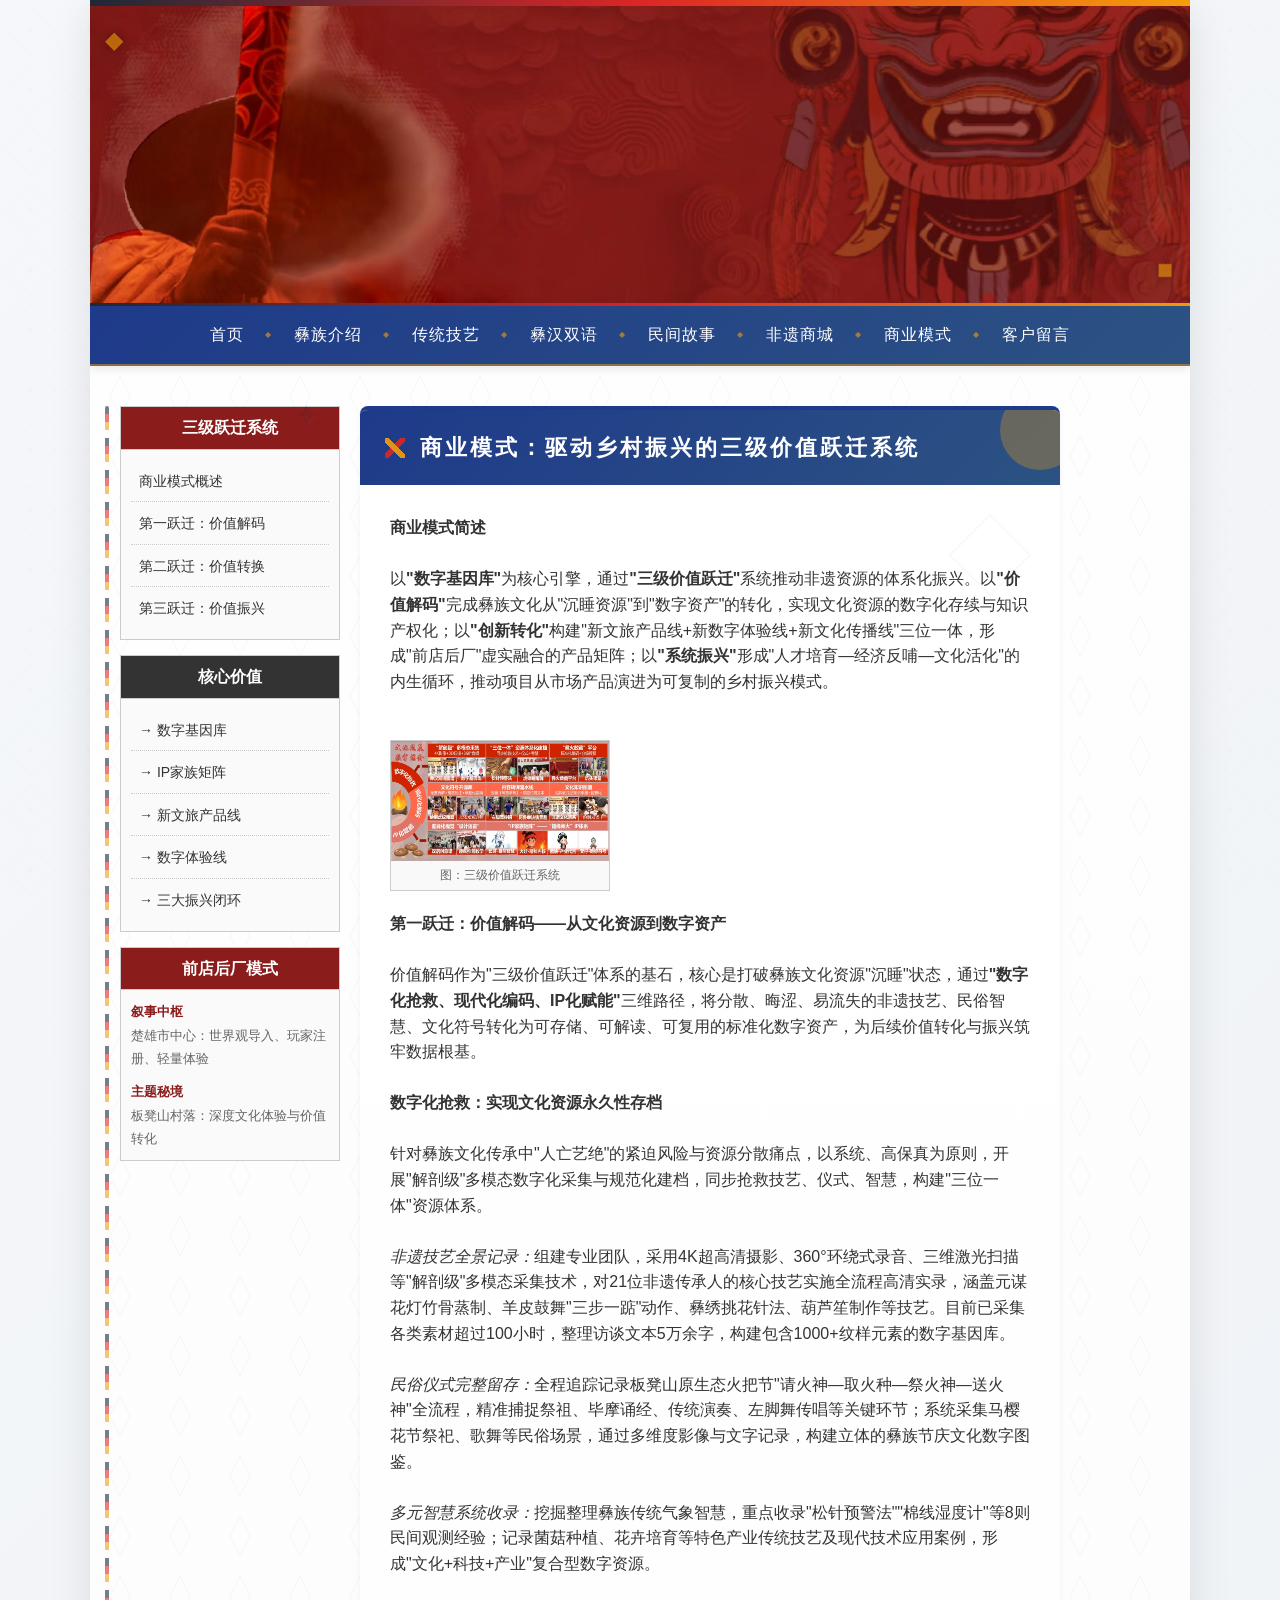
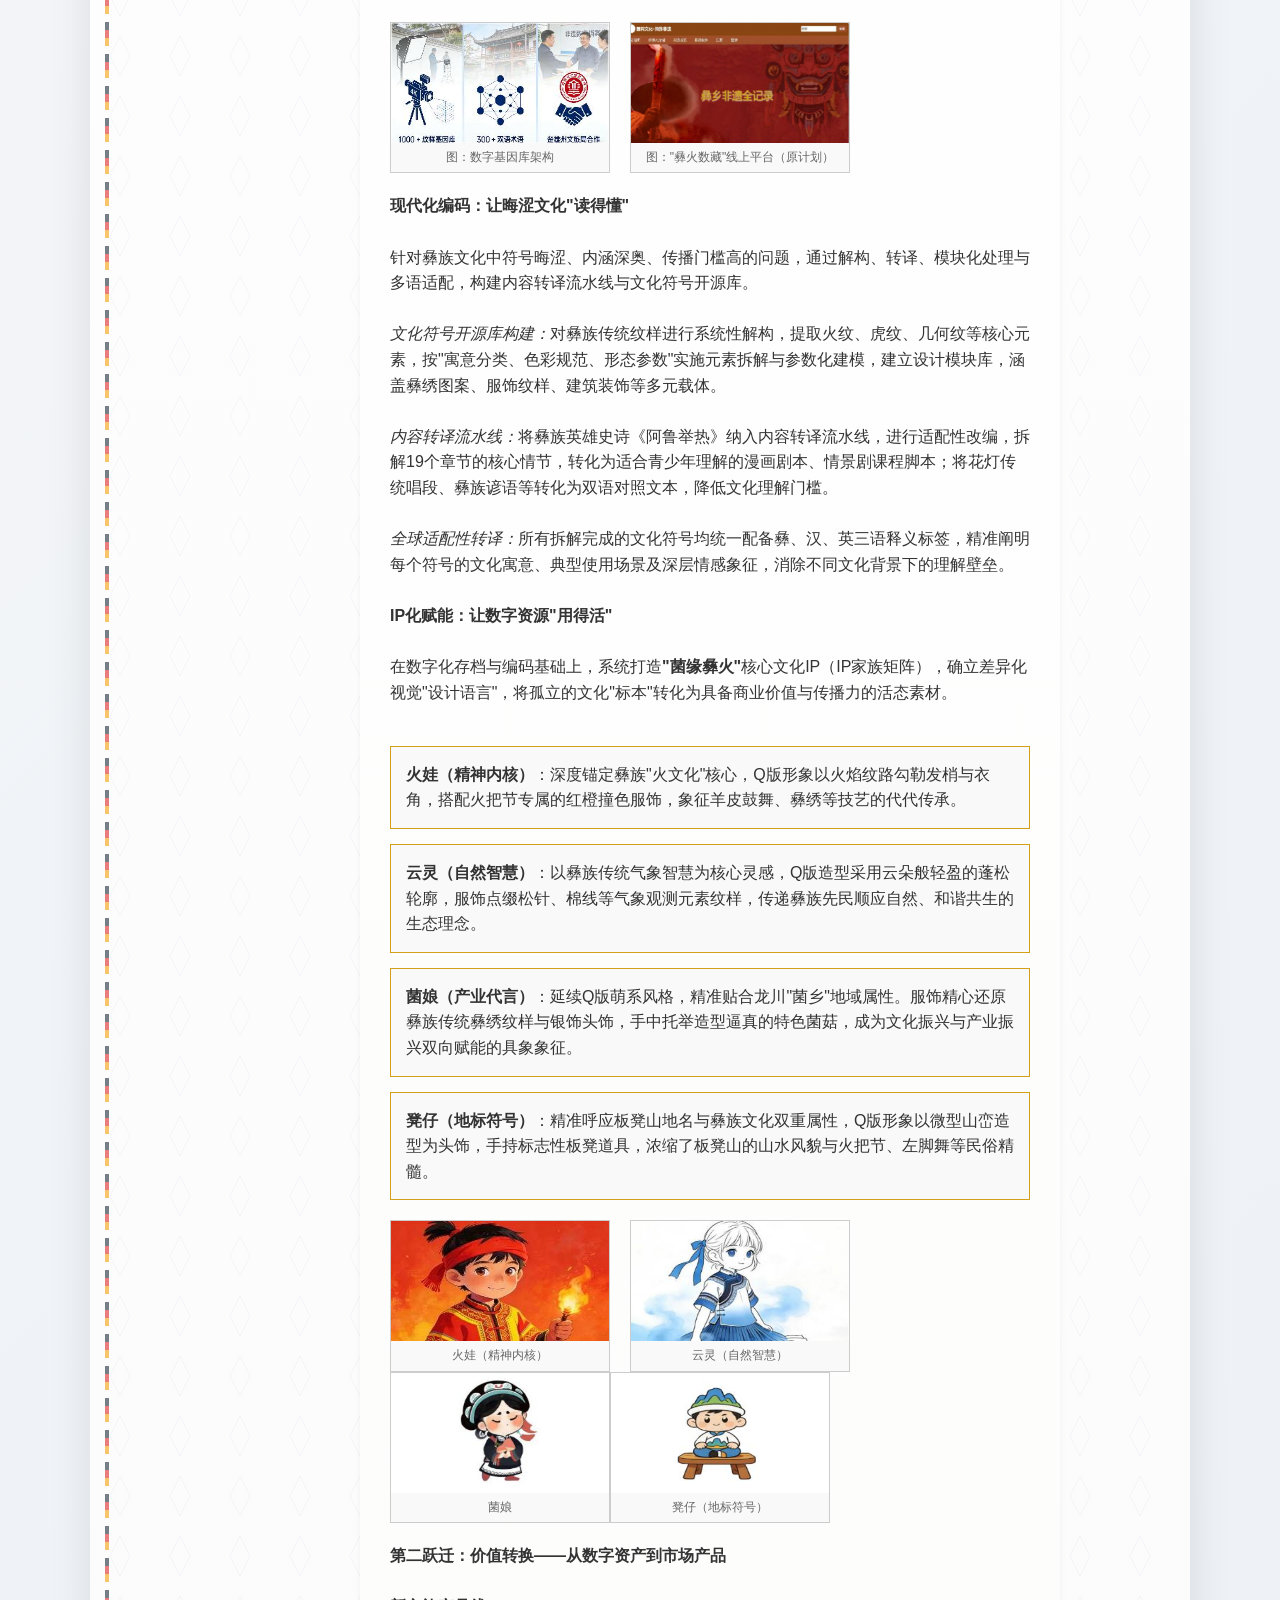
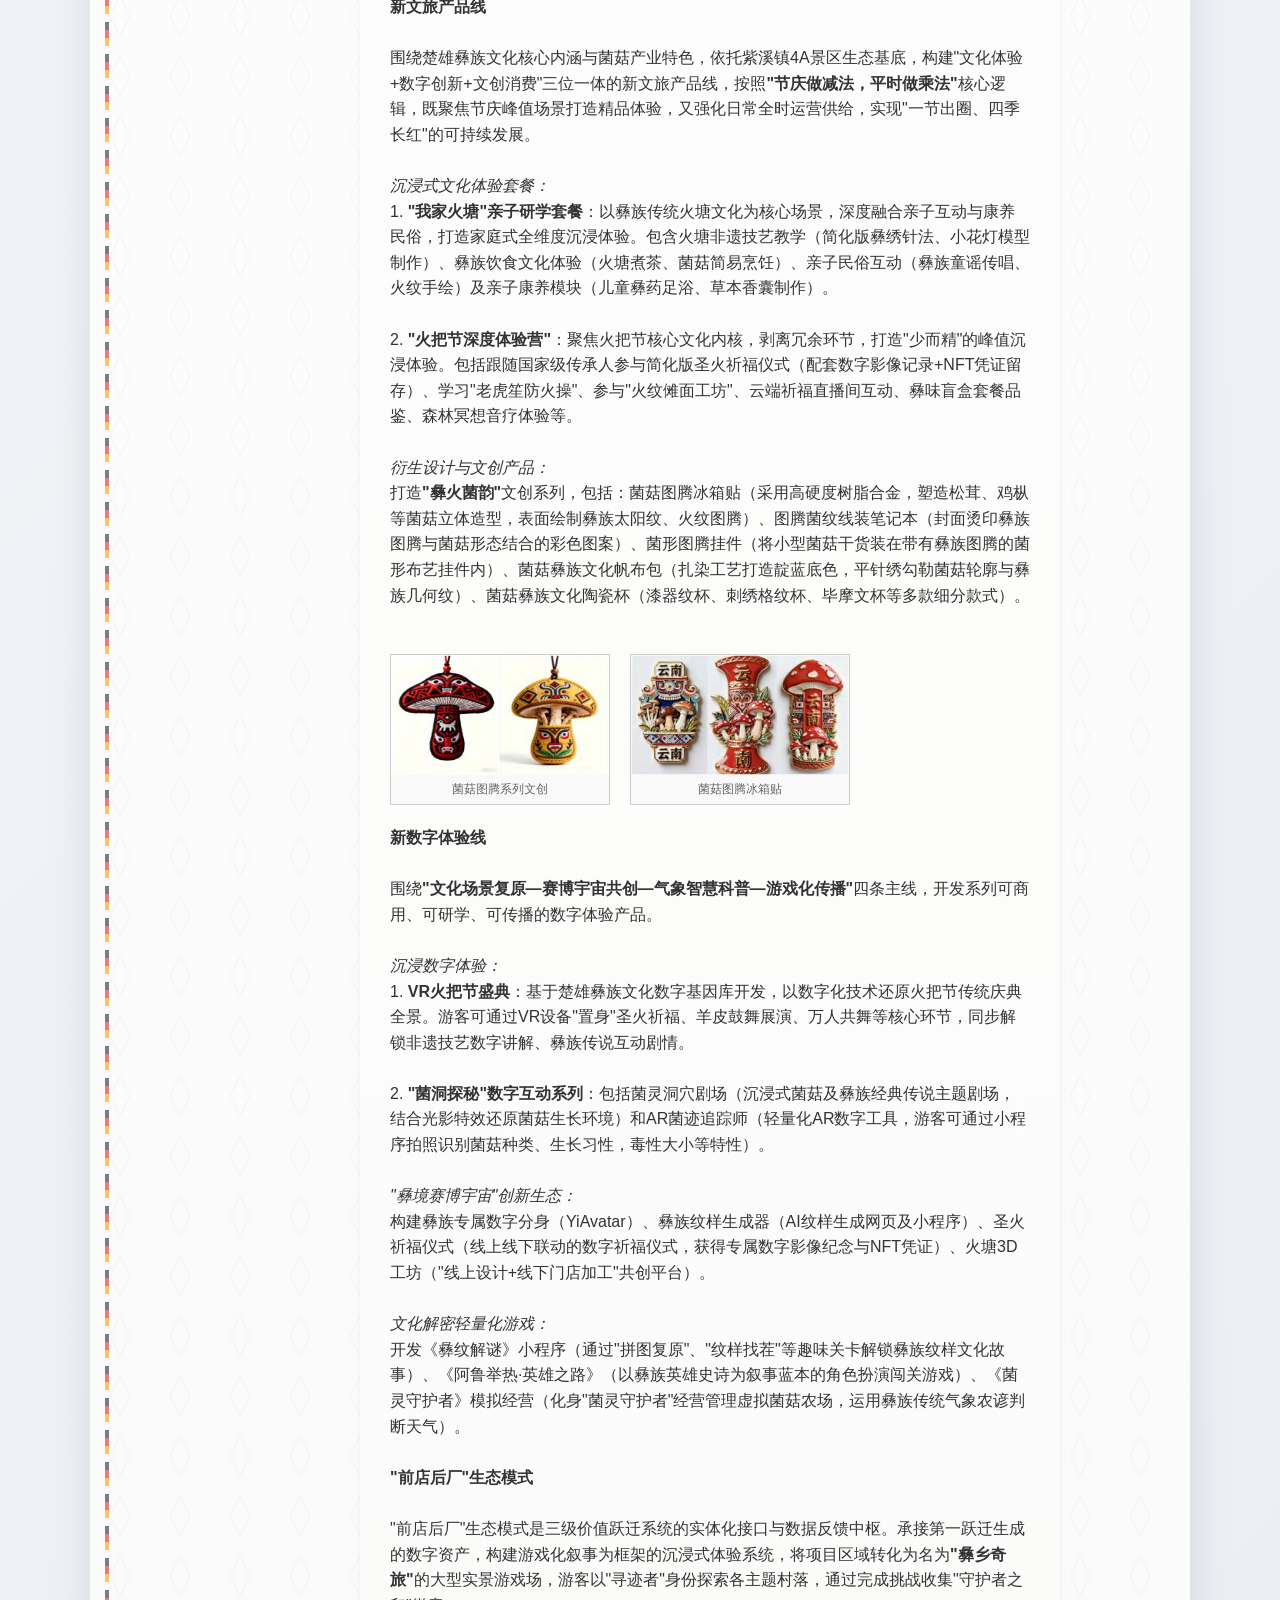
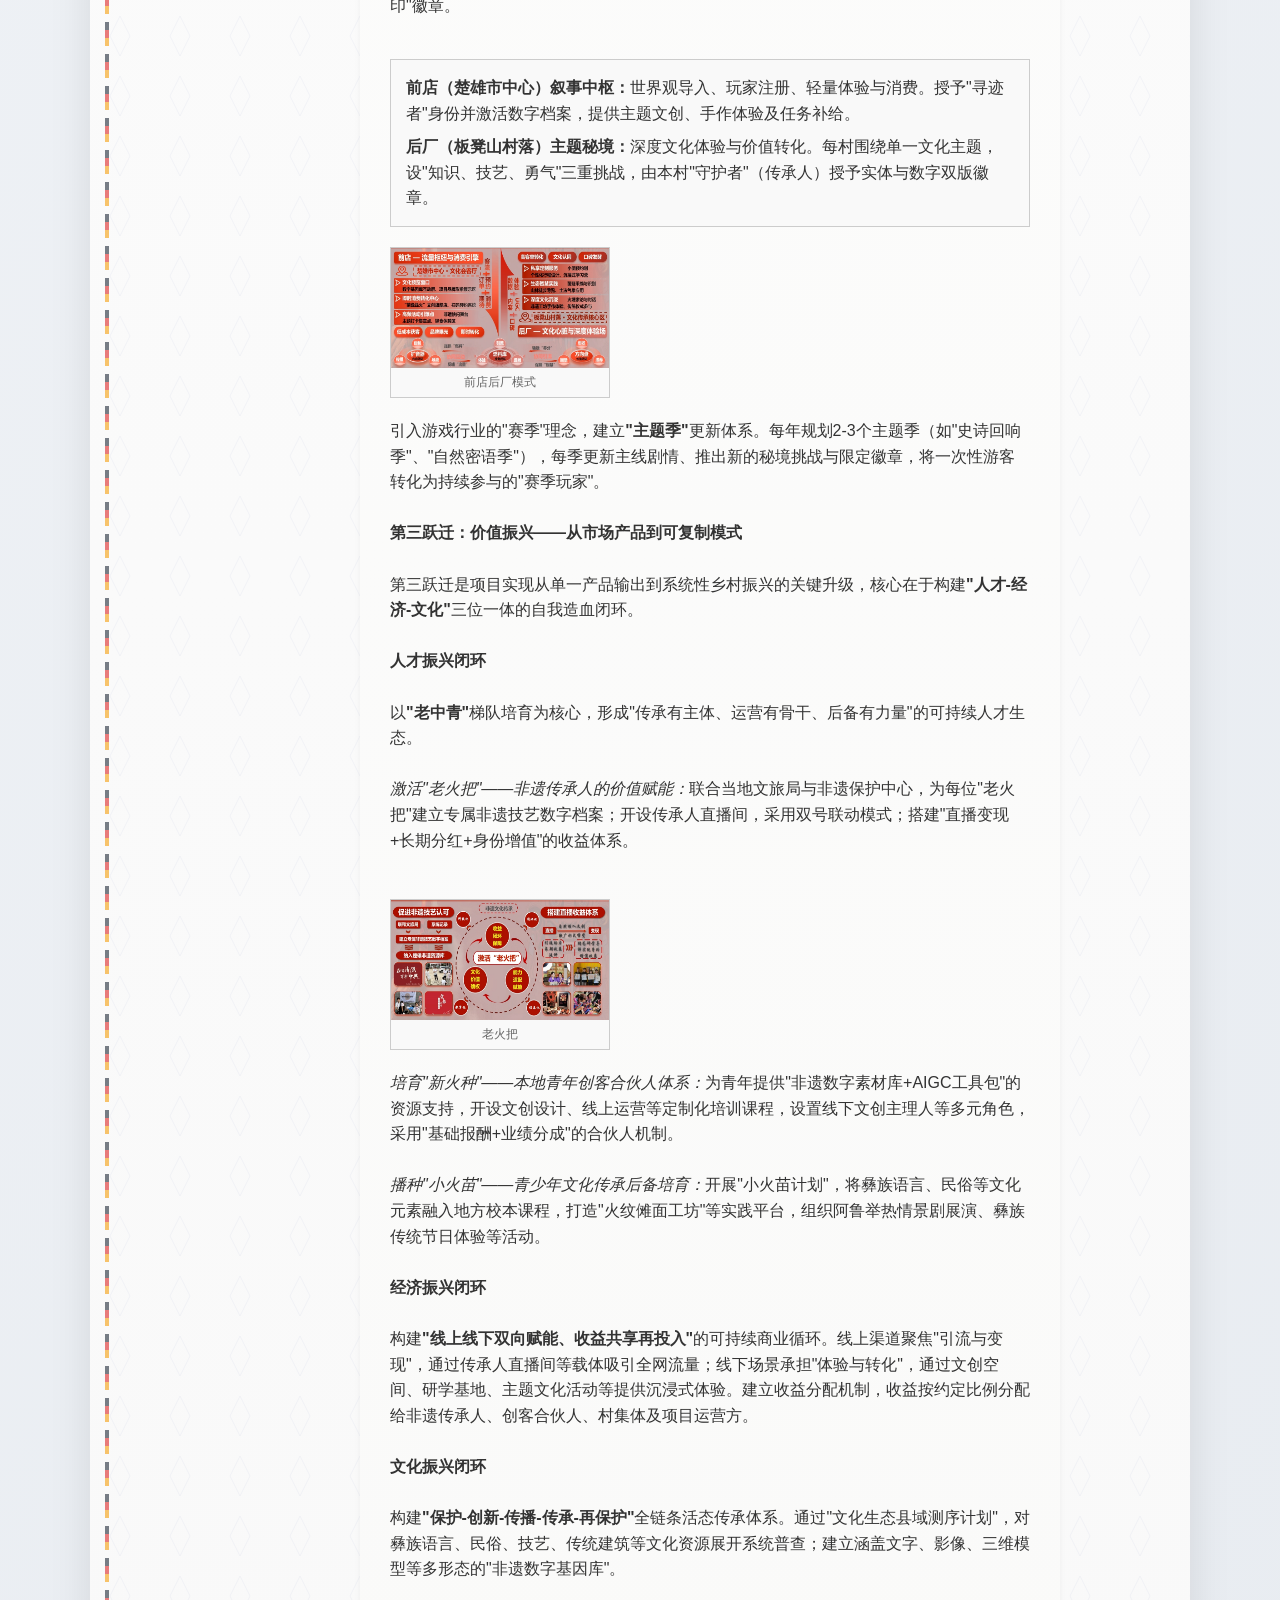
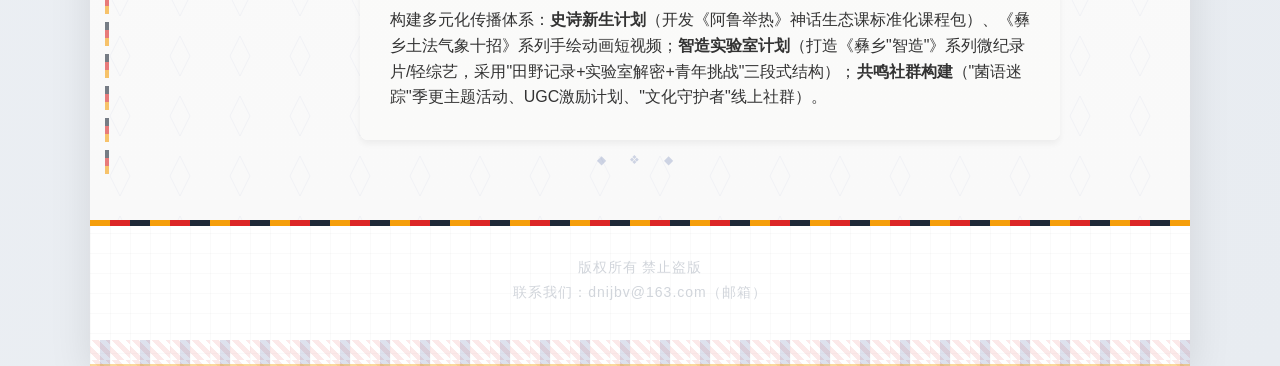
<file: shangye.html>
<!DOCTYPE html PUBLIC "-//W3C//DTD XHTML 1.0 Transitional//EN" "http://www.w3.org/TR/xhtml1/DTD/xhtml1-transitional.dtd">
<html xmlns="http://www.w3.org/1999/xhtml">
<head>
<meta http-equiv="Content-Type" content="text/html; charset=utf-8" />
<title>商业模式 - 非遗传承——彝火数藏</title>
<link rel="stylesheet" type="text/css" href="css/index.css">
</head>

<body>

<div class="page">
<div class="banner"><img src="images/banner.jpg" /></div>

  <div class="daohang">
        <p><a href="index.html">首页</a></p>
        <p><a href="jieshao.html">彝族介绍</a></p>
        <p><a href="jiyi.html">传统技艺</a></p>
        <p><a href="shuangyu.html">彝汉双语</a></p>
        <p><a href="gushi.html">民间故事</a></p>
        <p><a href="shangcheng.html">非遗商城</a></p>
        <p><a href="shangye.html">商业模式</a></p>
        <p><a href="liuyan.html">客户留言</a></p>
    </div>


<div class="content">

<!-- 左侧边栏：商业模式导航 -->
<div class="zuo" style="width:220px; float:left; margin-right:20px;">
    <div style="border:1px solid #ccc; margin-bottom:15px; background:#fafafa;">
        <h3 style="background:#8b1c1c; color:#fff; padding:8px; font-size:16px; text-align:center; margin:0; border-bottom:1px solid #ccc;">三级跃迁系统</h3>
        <ul style="list-style:none; padding:10px; margin:0;">
            <li style="padding:8px; border-bottom:1px dotted #ccc;"><a href="#intro" style="color:#333; text-decoration:none; font-size:14px;">商业模式概述</a></li>
            <li style="padding:8px; border-bottom:1px dotted #ccc;"><a href="#first" style="color:#333; text-decoration:none; font-size:14px;">第一跃迁：价值解码</a></li>
            <li style="padding:8px; border-bottom:1px dotted #ccc;"><a href="#second" style="color:#333; text-decoration:none; font-size:14px;">第二跃迁：价值转换</a></li>
            <li style="padding:8px;"><a href="#third" style="color:#333; text-decoration:none; font-size:14px;">第三跃迁：价值振兴</a></li>
        </ul>
    </div>
    
    <div style="border:1px solid #ccc; margin-bottom:15px; background:#fafafa;">
        <h3 style="background:#333; color:#fff; padding:8px; font-size:16px; text-align:center; margin:0; border-bottom:1px solid #ccc;">核心价值</h3>
        <ul style="list-style:none; padding:10px; margin:0;">
            <li style="padding:8px; border-bottom:1px dotted #ccc;"><a href="#digital" style="color:#333; text-decoration:none; font-size:14px;">→ 数字基因库</a></li>
            <li style="padding:8px; border-bottom:1px dotted #ccc;"><a href="#ip" style="color:#333; text-decoration:none; font-size:14px;">→ IP家族矩阵</a></li>
            <li style="padding:8px; border-bottom:1px dotted #ccc;"><a href="#newtourism" style="color:#333; text-decoration:none; font-size:14px;">→ 新文旅产品线</a></li>
            <li style="padding:8px; border-bottom:1px dotted #ccc;"><a href="#digitalxp" style="color:#333; text-decoration:none; font-size:14px;">→ 数字体验线</a></li>
            <li style="padding:8px;"><a href="#closedloop" style="color:#333; text-decoration:none; font-size:14px;">→ 三大振兴闭环</a></li>
        </ul>
    </div>
    
    <div style="border:1px solid #ccc; background:#fafafa;">
        <h3 style="background:#8b1c1c; color:#fff; padding:8px; font-size:16px; text-align:center; margin:0; border-bottom:1px solid #ccc;">前店后厂模式</h3>
        <div style="padding:10px; font-size:13px; color:#666; line-height:1.8;">
            <p style="margin:0 0 10px 0; text-indent:0;"><strong style="color:#8b1c1c;">叙事中枢</strong><br />楚雄市中心：世界观导入、玩家注册、轻量体验</p>
            <p style="margin:0; text-indent:0;"><strong style="color:#8b1c1c;">主题秘境</strong><br />板凳山村落：深度文化体验与价值转化</p>
        </div>
    </div>
</div>

<!-- 右侧主内容区 -->
<div class="you" style="width:700px; float:left;">
<h2>商业模式：驱动乡村振兴的三级价值跃迁系统</h2>
<div class="neirong">
<p>
<strong id="intro">商业模式简述</strong><br /><br />

以<strong>"数字基因库"</strong>为核心引擎，通过<strong>"三级价值跃迁"</strong>系统推动非遗资源的体系化振兴。以<strong>"价值解码"</strong>完成彝族文化从"沉睡资源"到"数字资产"的转化，实现文化资源的数字化存续与知识产权化；以<strong>"创新转化"</strong>构建"新文旅产品线+新数字体验线+新文化传播线"三位一体，形成"前店后厂"虚实融合的产品矩阵；以<strong>"系统振兴"</strong>形成"人才培育—经济反哺—文化活化"的内生循环，推动项目从市场产品演进为可复制的乡村振兴模式。<br /><br />

<div style="margin:20px 0; overflow:hidden;">
    <div style="width:220px; float:left; margin-right:20px; border:1px solid #ccc; text-align:center;">
        <img src="images/moshi1.jpg" style="width:100%; height:120px; background:#eee;" alt="三级跃迁系统" />
        <p style="margin:0; padding:5px; font-size:12px; color:#666; background:#f9f9f9;">图：三级价值跃迁系统</p>
    </div>
    <div style="clear:both;"></div>
</div>

<strong id="first">第一跃迁：价值解码——从文化资源到数字资产</strong><br /><br />

价值解码作为"三级价值跃迁"体系的基石，核心是打破彝族文化资源"沉睡"状态，通过<strong>"数字化抢救、现代化编码、IP化赋能"</strong>三维路径，将分散、晦涩、易流失的非遗技艺、民俗智慧、文化符号转化为可存储、可解读、可复用的标准化数字资产，为后续价值转化与振兴筑牢数据根基。<br /><br />

<strong id="digital">数字化抢救：实现文化资源永久性存档</strong><br /><br />

针对彝族文化传承中"人亡艺绝"的紧迫风险与资源分散痛点，以系统、高保真为原则，开展"解剖级"多模态数字化采集与规范化建档，同步抢救技艺、仪式、智慧，构建"三位一体"资源体系。<br /><br />

<em>非遗技艺全景记录：</em>组建专业团队，采用4K超高清摄影、360°环绕式录音、三维激光扫描等"解剖级"多模态采集技术，对21位非遗传承人的核心技艺实施全流程高清实录，涵盖元谋花灯竹骨蒸制、羊皮鼓舞"三步一踮"动作、彝绣挑花针法、葫芦笙制作等技艺。目前已采集各类素材超过100小时，整理访谈文本5万余字，构建包含1000+纹样元素的数字基因库。<br /><br />

<em>民俗仪式完整留存：</em>全程追踪记录板凳山原生态火把节"请火神—取火种—祭火神—送火神"全流程，精准捕捉祭祖、毕摩诵经、传统演奏、左脚舞传唱等关键环节；系统采集马樱花节祭祀、歌舞等民俗场景，通过多维度影像与文字记录，构建立体的彝族节庆文化数字图鉴。<br /><br />

<em>多元智慧系统收录：</em>挖掘整理彝族传统气象智慧，重点收录"松针预警法""棉线湿度计"等8则民间观测经验；记录菌菇种植、花卉培育等特色产业传统技艺及现代技术应用案例，形成"文化+科技+产业"复合型数字资源。<br /><br />

<div style="margin:20px 0; overflow:hidden;">
    <div style="width:220px; float:left; margin-right:20px; border:1px solid #ccc; text-align:center;">
        <img src="images/shujuku.jpg" style="width:100%; height:120px; background:#eee;" alt="数字基因库" />
        <p style="margin:0; padding:5px; font-size:12px; color:#666; background:#f9f9f9;">图：数字基因库架构</p>
    </div>
    <div style="width:220px; float:left; margin-right:20px; border:1px solid #ccc; text-align:center;">
        <img src="images/pingtai.jpg" style="width:100%; height:120px; background:#eee;" alt="彝火数藏平台" />
        <p style="margin:0; padding:5px; font-size:12px; color:#666; background:#f9f9f9;">图："彝火数藏"线上平台（原计划）</p>
    </div>
    <div style="clear:both;"></div>
</div>

<strong>现代化编码：让晦涩文化"读得懂"</strong><br /><br />

针对彝族文化中符号晦涩、内涵深奥、传播门槛高的问题，通过解构、转译、模块化处理与多语适配，构建内容转译流水线与文化符号开源库。<br /><br />

<em>文化符号开源库构建：</em>对彝族传统纹样进行系统性解构，提取火纹、虎纹、几何纹等核心元素，按"寓意分类、色彩规范、形态参数"实施元素拆解与参数化建模，建立设计模块库，涵盖彝绣图案、服饰纹样、建筑装饰等多元载体。<br /><br />

<em>内容转译流水线：</em>将彝族英雄史诗《阿鲁举热》纳入内容转译流水线，进行适配性改编，拆解19个章节的核心情节，转化为适合青少年理解的漫画剧本、情景剧课程脚本；将花灯传统唱段、彝族谚语等转化为双语对照文本，降低文化理解门槛。<br /><br />

<em>全球适配性转译：</em>所有拆解完成的文化符号均统一配备彝、汉、英三语释义标签，精准阐明每个符号的文化寓意、典型使用场景及深层情感象征，消除不同文化背景下的理解壁垒。<br /><br />

<strong id="ip">IP化赋能：让数字资源"用得活"</strong><br /><br />

在数字化存档与编码基础上，系统打造<strong>"菌缘彝火"</strong>核心文化IP（IP家族矩阵），确立差异化视觉"设计语言"，将孤立的文化"标本"转化为具备商业价值与传播力的活态素材。<br /><br />

<div style="background:#f9f9f9; border:1px solid #d4a017; padding:15px; margin:15px 0;">
<p style="margin:0; text-indent:0;"><strong>火娃（精神内核）</strong>：深度锚定彝族"火文化"核心，Q版形象以火焰纹路勾勒发梢与衣角，搭配火把节专属的红橙撞色服饰，象征羊皮鼓舞、彝绣等技艺的代代传承。</p>
</div>

<div style="background:#f9f9f9; border:1px solid #d4a017; padding:15px; margin:15px 0;">
<p style="margin:0; text-indent:0;"><strong>云灵（自然智慧）</strong>：以彝族传统气象智慧为核心灵感，Q版造型采用云朵般轻盈的蓬松轮廓，服饰点缀松针、棉线等气象观测元素纹样，传递彝族先民顺应自然、和谐共生的生态理念。</p>
</div>

<div style="background:#f9f9f9; border:1px solid #d4a017; padding:15px; margin:15px 0;">
<p style="margin:0; text-indent:0;"><strong>菌娘（产业代言）</strong>：延续Q版萌系风格，精准贴合龙川"菌乡"地域属性。服饰精心还原彝族传统彝绣纹样与银饰头饰，手中托举造型逼真的特色菌菇，成为文化振兴与产业振兴双向赋能的具象象征。</p>
</div>

<div style="background:#f9f9f9; border:1px solid #d4a017; padding:15px; margin:15px 0;">
<p style="margin:0; text-indent:0;"><strong>凳仔（地标符号）</strong>：精准呼应板凳山地名与彝族文化双重属性，Q版形象以微型山峦造型为头饰，手持标志性板凳道具，浓缩了板凳山的山水风貌与火把节、左脚舞等民俗精髓。</p>
</div>

<div style="margin:20px 0; overflow:hidden;">
    <div style="width:220px; float:left; margin-right:20px; border:1px solid #ccc; text-align:center;">
        <img src="images/ip1.jpg" style="width:100%; height:120px; background:#eee;" alt="火娃" />
        <p style="margin:0; padding:5px; font-size:12px; color:#666; background:#f9f9f9;">火娃（精神内核）</p>
    </div>
    <div style="width:220px; float:left; margin-right:20px; border:1px solid #ccc; text-align:center;">
        <img src="images/ip2.jpg" style="width:100%; height:120px; background:#eee;" alt="云灵" />
        <p style="margin:0; padding:5px; font-size:12px; color:#666; background:#f9f9f9;">云灵（自然智慧）</p>
    </div>
    <div style="width:220px; float:left; border:1px solid #ccc; text-align:center;">
        <img src="images/ip3.jpg" style="width:100%; height:120px; background:#eee;" alt="菌娘" />
        <p style="margin:0; padding:5px; font-size:12px; color:#666; background:#f9f9f9;">菌娘</p>
    </div>
        <div style="width:220px; float:left; border:1px solid #ccc; text-align:center;">
        <img src="images/ip4.jpg" style="width:100%; height:120px; background:#eee;" alt="凳仔（地标符号）" />
        <p style="margin:0; padding:5px; font-size:12px; color:#666; background:#f9f9f9;">凳仔（地标符号）</p>
    </div>
    <div style="clear:both;"></div>
</div>

<strong id="second">第二跃迁：价值转换——从数字资产到市场产品</strong><br /><br />

<strong id="newtourism">新文旅产品线</strong><br /><br />

围绕楚雄彝族文化核心内涵与菌菇产业特色，依托紫溪镇4A景区生态基底，构建"文化体验+数字创新+文创消费"三位一体的新文旅产品线，按照<strong>"节庆做减法，平时做乘法"</strong>核心逻辑，既聚焦节庆峰值场景打造精品体验，又强化日常全时运营供给，实现"一节出圈、四季长红"的可持续发展。<br /><br />

<em>沉浸式文化体验套餐：</em><br />
1. <strong>"我家火塘"亲子研学套餐</strong>：以彝族传统火塘文化为核心场景，深度融合亲子互动与康养民俗，打造家庭式全维度沉浸体验。包含火塘非遗技艺教学（简化版彝绣针法、小花灯模型制作）、彝族饮食文化体验（火塘煮茶、菌菇简易烹饪）、亲子民俗互动（彝族童谣传唱、火纹手绘）及亲子康养模块（儿童彝药足浴、草本香囊制作）。<br /><br />

2. <strong>"火把节深度体验营"</strong>：聚焦火把节核心文化内核，剥离冗余环节，打造"少而精"的峰值沉浸体验。包括跟随国家级传承人参与简化版圣火祈福仪式（配套数字影像记录+NFT凭证留存）、学习"老虎笙防火操"、参与"火纹傩面工坊"、云端祈福直播间互动、彝味盲盒套餐品鉴、森林冥想音疗体验等。<br /><br />

<em>衍生设计与文创产品：</em><br />
打造<strong>"彝火菌韵"</strong>文创系列，包括：菌菇图腾冰箱贴（采用高硬度树脂合金，塑造松茸、鸡枞等菌菇立体造型，表面绘制彝族太阳纹、火纹图腾）、图腾菌纹线装笔记本（封面烫印彝族图腾与菌菇形态结合的彩色图案）、菌形图腾挂件（将小型菌菇干货装在带有彝族图腾的菌形布艺挂件内）、菌菇彝族文化帆布包（扎染工艺打造靛蓝底色，平针绣勾勒菌菇轮廓与彝族几何纹）、菌菇彝族文化陶瓷杯（漆器纹杯、刺绣格纹杯、毕摩文杯等多款细分款式）。<br /><br />

<div style="margin:20px 0; overflow:hidden;">
    <div style="width:220px; float:left; margin-right:20px; border:1px solid #ccc; text-align:center;">
        <img src="images/wenchuang1.jpg" style="width:100%; height:120px; background:#eee;" alt="文创产品" />
        <p style="margin:0; padding:5px; font-size:12px; color:#666; background:#f9f9f9;">菌菇图腾系列文创</p>
    </div>
    <div style="width:220px; float:left; margin-right:20px; border:1px solid #ccc; text-align:center;">
        <img src="images/wenchuang2.jpg" style="width:100%; height:120px; background:#eee;" alt="菌菇图腾冰箱贴" />
        <p style="margin:0; padding:5px; font-size:12px; color:#666; background:#f9f9f9;">菌菇图腾冰箱贴</p>
    </div>
    <div style="clear:both;"></div>
</div>

<strong id="digitalxp">新数字体验线</strong><br /><br />

围绕<strong>"文化场景复原—赛博宇宙共创—气象智慧科普—游戏化传播"</strong>四条主线，开发系列可商用、可研学、可传播的数字体验产品。<br /><br />

<em>沉浸数字体验：</em><br />
1. <strong>VR火把节盛典</strong>：基于楚雄彝族文化数字基因库开发，以数字化技术还原火把节传统庆典全景。游客可通过VR设备"置身"圣火祈福、羊皮鼓舞展演、万人共舞等核心环节，同步解锁非遗技艺数字讲解、彝族传说互动剧情。<br /><br />

2. <strong>"菌洞探秘"数字互动系列</strong>：包括菌灵洞穴剧场（沉浸式菌菇及彝族经典传说主题剧场，结合光影特效还原菌菇生长环境）和AR菌迹追踪师（轻量化AR数字工具，游客可通过小程序拍照识别菌菇种类、生长习性，毒性大小等特性）。<br /><br />

<em>"彝境赛博宇宙"创新生态：</em><br />
构建彝族专属数字分身（YiAvatar）、彝族纹样生成器（AI纹样生成网页及小程序）、圣火祈福仪式（线上线下联动的数字祈福仪式，获得专属数字影像纪念与NFT凭证）、火塘3D工坊（"线上设计+线下门店加工"共创平台）。<br /><br />

<em>文化解密轻量化游戏：</em><br />
开发《彝纹解谜》小程序（通过"拼图复原"、"纹样找茬"等趣味关卡解锁彝族纹样文化故事）、《阿鲁举热·英雄之路》（以彝族英雄史诗为叙事蓝本的角色扮演闯关游戏）、《菌灵守护者》模拟经营（化身"菌灵守护者"经营管理虚拟菌菇农场，运用彝族传统气象农谚判断天气）。<br /><br />

<strong>"前店后厂"生态模式</strong><br /><br />

"前店后厂"生态模式是三级价值跃迁系统的实体化接口与数据反馈中枢。承接第一跃迁生成的数字资产，构建游戏化叙事为框架的沉浸式体验系统，将项目区域转化为名为<strong>"彝乡奇旅"</strong>的大型实景游戏场，游客以"寻迹者"身份探索各主题村落，通过完成挑战收集"守护者之印"徽章。<br /><br />


<div style="background:#f9f9f9; border:1px solid #ccc; padding:15px; margin:15px 0;">
<p style="margin:0 0 8px 0; text-indent:0;"><strong>前店（楚雄市中心）叙事中枢：</strong>世界观导入、玩家注册、轻量体验与消费。授予"寻迹者"身份并激活数字档案，提供主题文创、手作体验及任务补给。</p>
<p style="margin:0; text-indent:0;"><strong>后厂（板凳山村落）主题秘境：</strong>深度文化体验与价值转化。每村围绕单一文化主题，设"知识、技艺、勇气"三重挑战，由本村"守护者"（传承人）授予实体与数字双版徽章。</p>
</div>

<div style="margin:20px 0; overflow:hidden;">
    <div style="width:220px; float:left; margin-right:20px; border:1px solid #ccc; text-align:center;">
        <img src="images/qiandianhouchang.jpg" style="width:100%; height:120px; background:#eee;" alt="前店后厂模式" />
        <p style="margin:0; padding:5px; font-size:12px; color:#666; background:#f9f9f9;">前店后厂模式</p>
    </div>
    <div style="clear:both;"></div>
</div>


引入游戏行业的"赛季"理念，建立<strong>"主题季"</strong>更新体系。每年规划2-3个主题季（如"史诗回响季"、"自然密语季"），每季更新主线剧情、推出新的秘境挑战与限定徽章，将一次性游客转化为持续参与的"赛季玩家"。<br /><br />

<strong id="third">第三跃迁：价值振兴——从市场产品到可复制模式</strong><br /><br />

第三跃迁是项目实现从单一产品输出到系统性乡村振兴的关键升级，核心在于构建<strong>"人才-经济-文化"</strong>三位一体的自我造血闭环。<br /><br />

<strong id="closedloop">人才振兴闭环</strong><br /><br />

以<strong>"老中青"</strong>梯队培育为核心，形成"传承有主体、运营有骨干、后备有力量"的可持续人才生态。<br /><br />

<em>激活"老火把"——非遗传承人的价值赋能：</em>联合当地文旅局与非遗保护中心，为每位"老火把"建立专属非遗技艺数字档案；开设传承人直播间，采用双号联动模式；搭建"直播变现+长期分红+身份增值"的收益体系。<br /><br />
<div style="margin:20px 0; overflow:hidden;">
    <div style="width:220px; float:left; margin-right:20px; border:1px solid #ccc; text-align:center;">
        <img src="images/laohuoba.jpg" style="width:100%; height:120px; background:#eee;" alt="老火把" />
        <p style="margin:0; padding:5px; font-size:12px; color:#666; background:#f9f9f9;">老火把</p>
    </div>
    <div style="clear:both;"></div>
</div>
<em>培育"新火种"——本地青年创客合伙人体系：</em>为青年提供"非遗数字素材库+AIGC工具包"的资源支持，开设文创设计、线上运营等定制化培训课程，设置线下文创主理人等多元角色，采用"基础报酬+业绩分成"的合伙人机制。<br /><br />

<em>播种"小火苗"——青少年文化传承后备培育：</em>开展"小火苗计划"，将彝族语言、民俗等文化元素融入地方校本课程，打造"火纹傩面工坊"等实践平台，组织阿鲁举热情景剧展演、彝族传统节日体验等活动。<br /><br />

<strong>经济振兴闭环</strong><br /><br />

构建<strong>"线上线下双向赋能、收益共享再投入"</strong>的可持续商业循环。线上渠道聚焦"引流与变现"，通过传承人直播间等载体吸引全网流量；线下场景承担"体验与转化"，通过文创空间、研学基地、主题文化活动等提供沉浸式体验。建立收益分配机制，收益按约定比例分配给非遗传承人、创客合伙人、村集体及项目运营方。<br /><br />

<strong>文化振兴闭环</strong><br /><br />

构建<strong>"保护-创新-传播-传承-再保护"</strong>全链条活态传承体系。通过"文化生态县域测序计划"，对彝族语言、民俗、技艺、传统建筑等文化资源展开系统普查；建立涵盖文字、影像、三维模型等多形态的"非遗数字基因库"。<br /><br />

构建多元化传播体系：<strong>史诗新生计划</strong>（开发《阿鲁举热》神话生态课标准化课程包）、《彝乡土法气象十招》系列手绘动画短视频；<strong>智造实验室计划</strong>（打造《彝乡"智造"》系列微纪录片/轻综艺，采用"田野记录+实验室解密+青年挑战"三段式结构）；<strong>共鸣社群构建</strong>（"菌语迷踪"季更主题活动、UGC激励计划、"文化守护者"线上社群）。
</p>
</div>
</div>

<div class="clearit"></div>

</div>

<div class="foot"><p>版权所有 禁止盗版  <br />联系我们：dnijbv@163.com（邮箱）</p></div>

</div>

</body>
</html>
</file>
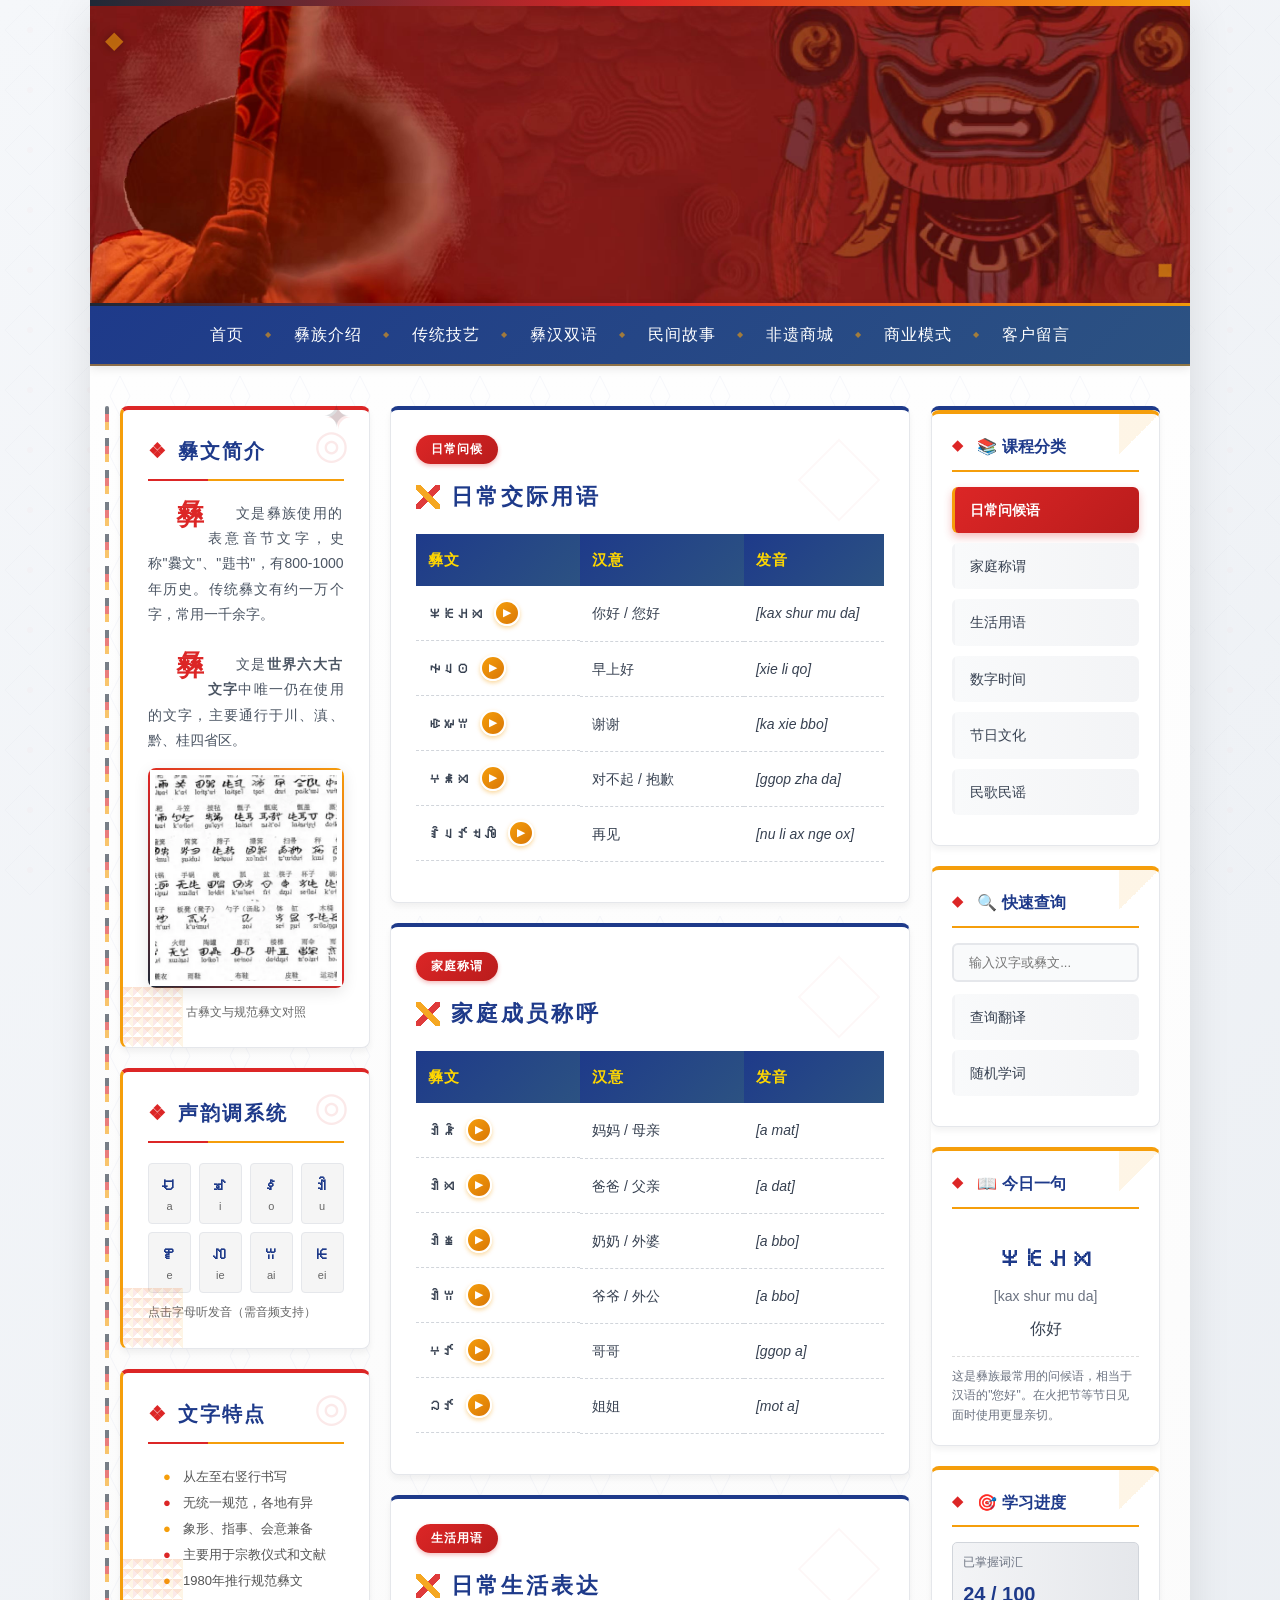
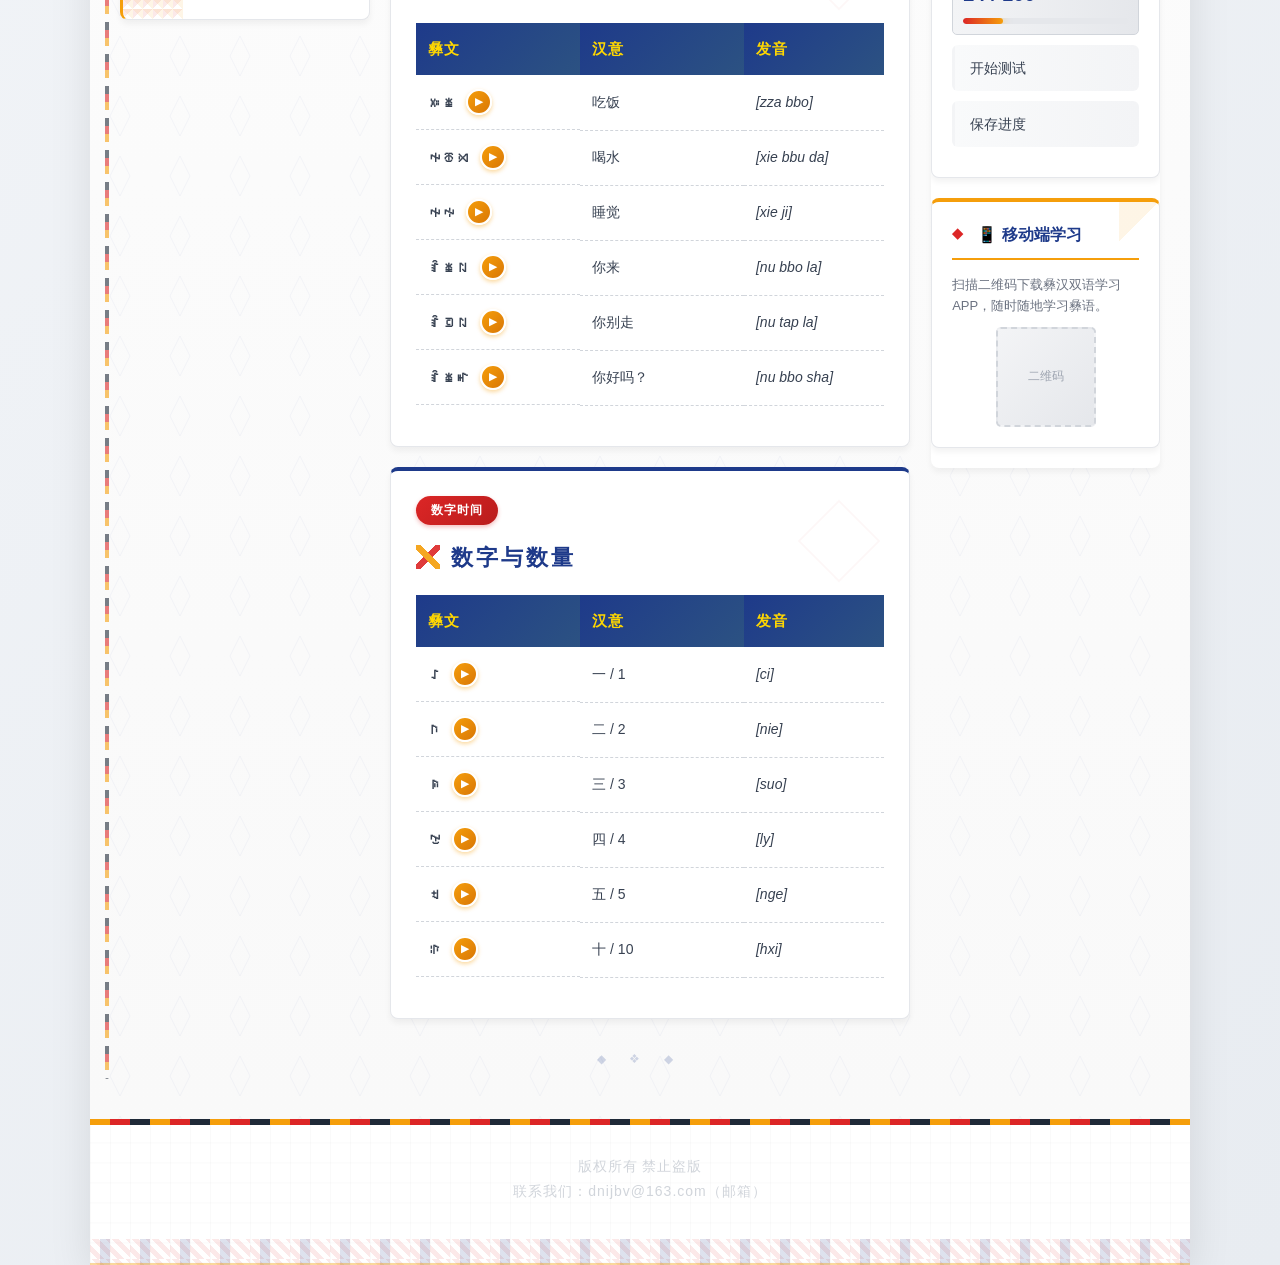
<file: shuangyu.html>
<!DOCTYPE html PUBLIC "-//W3C//DTD XHTML 1.0 Transitional//EN" "http://www.w3.org/TR/xhtml1/DTD/xhtml1-transitional.dtd">
<html xmlns="http://www.w3.org/1999/xhtml">
<head>
<meta http-equiv="Content-Type" content="text/html; charset=utf-8" />
<title>彝汉双语教学——彝火数藏</title>
<link rel="stylesheet" type="text/css" href="css/index.css">

<style type="text/css">
@charset "utf-8";

/* ==================== 基础重置与字体 ==================== */
* {
    margin: 0;
    padding: 0;
    box-sizing: border-box;
}

body {
    font-family: "Microsoft YaHei", "SimSun", "PingFang SC", sans-serif;
    background: linear-gradient(135deg, #f5f7fa 0%, #e8ecf1 100%);
    color: #333;
    line-height: 1.6;
}

/* ==================== 页面容器 ==================== */
.page {
    width: 1100px;
    margin: 0 auto;
    background: #fff;
    box-shadow: 0 10px 40px rgba(0,0,0,0.1);
    min-height: 100vh;
    position: relative;
    overflow: hidden;
    /* 添加纸质纹理 */
    background-image: 
        linear-gradient(90deg, rgba(0,0,0,0.02) 1px, transparent 1px),
        linear-gradient(rgba(0,0,0,0.02) 1px, transparent 1px);
    background-size: 20px 20px, 20px 20px;
    background-position: center center;
}

/* 顶部三色装饰线 - 彝族黑、红、黄三色文化 */
.page::before {
    content: "";
    display: block;
    height: 6px;
    background: linear-gradient(90deg, #1f2937 0%, #dc2626 50%, #f59e0b 100%);
    width: 100%;
    position: relative;
}

/* 顶部装饰线下方添加彝族刺绣风格几何纹 */
.page::after {
    content: "";
    display: block;
    height: 24px;
    background: 
        repeating-linear-gradient(
            90deg,
            transparent 0px,
            transparent 10px,
            rgba(30, 58, 138, 0.15) 10px,
            rgba(30, 58, 138, 0.15) 20px,
            transparent 20px,
            transparent 30px
        ),
        repeating-linear-gradient(
            45deg,
            transparent 0px,
            transparent 5px,
            rgba(220, 38, 38, 0.1) 5px,
            rgba(220, 38, 38, 0.1) 10px
        );
    background-size: 40px 24px, 20px 20px;
    border-bottom: 2px solid rgba(245, 158, 11, 0.4);
}

/* ==================== 横幅区域 ==================== */
.banner {
    width: 100%;
    height: 300px;
    overflow: hidden;
    position: relative;
    border-bottom: 3px solid transparent;
    border-image: linear-gradient(90deg, #1f2937, #dc2626, #f59e0b) 1;
}

.banner img {
    width: 100%;
    height: 100%;
    object-fit: cover;
    transition: transform 0.5s ease;
}

.banner:hover img {
    transform: scale(1.02);
}

/* 横幅装饰角 - 彝族八角纹简版 */
.banner::before,
.banner::after {
    content: "◆";
    position: absolute;
    color: rgba(245, 158, 11, 0.6);
    font-size: 24px;
    z-index: 10;
    text-shadow: 0 0 10px rgba(0,0,0,0.3);
}

.banner::before {
    top: 15px;
    left: 15px;
}

.banner::after {
    bottom: 15px;
    right: 15px;
    transform: rotate(45deg);
}

/* ==================== 导航栏 ==================== */
.daohang {
    background: linear-gradient(135deg, #1e3a8a 0%, #2c5282 100%);
    padding: 0;
    box-shadow: 0 2px 10px rgba(0,0,0,0.1);
    position: sticky;
    top: 0;
    z-index: 100;
    display: flex;
    justify-content: center;
    align-items: center;
    height: 60px;
    /* 添加底部刺绣感边框 - 彝族黄 */
    border-bottom: 2px solid rgba(245, 158, 11, 0.5);
}

.daohang p {
    display: inline-block;
    margin: 0;
    position: relative;
}

.daohang a {
    display: block;
    color: #fff;
    text-decoration: none;
    padding: 0 25px;
    height: 60px;
    line-height: 60px;
    font-size: 16px;
    font-weight: 500;
    letter-spacing: 1px;
    transition: all 0.3s ease;
    position: relative;
    overflow: hidden;
}

/* 导航hover效果 - 金色滑入 */
.daohang a::before {
    content: "";
    position: absolute;
    bottom: 0;
    left: 0;
    width: 100%;
    height: 0;
    background: rgba(245, 158, 11, 0.9);
    transition: height 0.3s ease;
    z-index: -1;
}

/* 彝族火焰纹渐变扫过效果 */
.daohang a::after {
    content: "";
    position: absolute;
    top: 0;
    left: -100%;
    width: 100%;
    height: 100%;
    background: linear-gradient(
        90deg,
        transparent,
        rgba(245, 158, 11, 0.3),
        transparent
    );
    transition: left 0.5s;
    z-index: -1;
}

.daohang a:hover {
    color: #fff;
    transform: translateY(-2px);
}

.daohang a:hover::before {
    height: 100%;
}

.daohang a:hover::after {
    left: 100%;
}

/* 导航项分隔 - 彝族风格棱形 */
.daohang p:not(:last-child)::after {
    content: "◆";
    color: rgba(245, 158, 11, 0.6);
    font-size: 8px;
    position: absolute;
    right: -2px;
    top: 50%;
    transform: translateY(-50%);
}

/* ==================== 内容区域 ==================== */
.content {
    padding: 40px 30px;
    overflow: hidden;
    background: 
        url('data:image/svg+xml,<svg xmlns="http://www.w3.org/2000/svg" width="60" height="60" opacity="0.04"><path d="M30 10 L40 30 L30 50 L20 30 Z" fill="none" stroke="%231e3a8a" stroke-width="1"/></svg>'),
        linear-gradient(to bottom, #fefefe 0%, #f9f9f9 100%);
    background-size: 60px 60px, 100% 100%;
    position: relative;
}

/* 内容区侧边装饰线 - 彝族三色条纹（黑红黄） */
.content::before {
    content: "";
    position: absolute;
    left: 15px;
    top: 40px;
    bottom: 40px;
    width: 4px;
    background: repeating-linear-gradient(
        180deg,
        #1f2937 0px,    /* 彝族黑 */
        #1f2937 8px,
        #dc2626 8px,    /* 彝族红 */
        #dc2626 16px,
        #f59e0b 16px,   /* 彝族黄 */
        #f59e0b 24px,
        transparent 24px,
        transparent 32px
    );
    opacity: 0.6;
    border-radius: 2px;
}

/* ==================== 三栏布局调整 ==================== */
/* 左侧：彝文基础（25%） */
.zuo {
    float: left;
    width: 24%;
    margin-right: 2%;
    position: relative;
}

/* 彝族八角花装饰（银饰风格） */
.zuo::before {
    content: "✦";
    position: absolute;
    top: -15px;
    right: 20px;
    font-size: 32px;
    color: rgba(31, 41, 55, 0.15);
    font-family: serif;
    z-index: 10;
    text-shadow: 2px 2px 0 rgba(220, 38, 38, 0.1);
}

/* 中间：常用语句（50%） */
.zhong {
    float: left;
    width: 50%;
    margin-right: 2%;
}

/* 右侧：学习工具（23%） */
.you {
    float: left;
    width: 22%;
    position: relative;
}

/* ==================== 左侧栏样式 ==================== */
.zuo-box {
    background: #fff;
    border: 1px solid #e5e7eb;
    border-top: 4px solid #dc2626;
    border-radius: 8px;
    padding: 25px;
    margin-bottom: 20px;
    box-shadow: 0 4px 6px rgba(0,0,0,0.05);
    position: relative;
    /* 添加左侧民族色彩条 */
    border-left: 3px solid #f59e0b;
}

/* 右上角装饰 - 蜡染圆点 */
.zuo-box::before {
    content: "◎";
    position: absolute;
    top: 15px;
    right: 20px;
    font-size: 40px;
    color: rgba(220, 38, 38, 0.1);
    font-family: serif;
    line-height: 1;
}

/* 彝族漆器纹样角落（左下角三角形几何纹） */
.zuo-box::after {
    content: "";
    position: absolute;
    bottom: 0;
    left: 0;
    width: 60px;
    height: 60px;
    background: 
        linear-gradient(45deg, transparent 50%, rgba(245, 158, 11, 0.1) 50%),
        linear-gradient(-45deg, transparent 50%, rgba(220, 38, 38, 0.1) 50%);
    background-size: 10px 10px;
    border-radius: 0 0 0 8px;
    pointer-events: none;
}

.zuo-box h2 {
    font-size: 20px;
    color: #1e3a8a;
    margin-bottom: 20px;
    padding-bottom: 12px;
    border-bottom: 2px solid #f59e0b;
    font-weight: 700;
    letter-spacing: 2px;
    position: relative;
    /* 标题前添加民族符号 */
    padding-left: 30px;
}

.zuo-box h2::before {
    content: "❖";
    position: absolute;
    left: 0;
    color: #dc2626;
    font-size: 20px;
}

.zuo-box h2::after {
    content: "";
    position: absolute;
    bottom: -2px;
    left: 0;
    width: 60px;
    height: 2px;
    background: #dc2626;
}

.yiwen-intro {
    font-size: 14px;
    color: #4b5563;
    text-align: justify;
    line-height: 1.8;
    text-indent: 2em;
    position: relative;
}

/* 段落首字下沉效果 - 古书风格 */
.yiwen-intro p::first-letter {
    font-size: 2em;
    color: #dc2626;
    font-weight: bold;
    float: left;
    line-height: 1;
    margin-right: 4px;
    font-family: "SimSun", serif;
}

.yiwen-char {
    text-align: center;
    margin: 15px 0;
}

.yiwen-char img {
    width: 100%;
    height: 220px;
    object-fit: cover;
    border-radius: 8px;
    box-shadow: 0 4px 15px rgba(0,0,0,0.1);
    display: block;
    border: 1px solid rgba(0,0,0,0.1);
    transition: all 0.3s ease;
    /* 彝族三色边框效果 */
    border: 2px solid transparent;
    border-image: linear-gradient(
        45deg,
        #1f2937 0%,
        #dc2626 50%,
        #f59e0b 100%
    ) 1;
    padding: 5px;
    background: #fff;
}

.yiwen-char img:hover {
    transform: scale(1.02) rotate(1deg);
    box-shadow: 0 8px 20px rgba(0,0,0,0.2);
}

/* ==================== 声韵调系统样式 ==================== */
.alpha-grid {
    display: grid;
    grid-template-columns: repeat(4, 1fr);
    gap: 8px;
    margin-top: 10px;
}

.alpha-item {
    background: #f5f5f5;
    border: 1px solid #e5e7eb;
    padding: 8px 4px;
    text-align: center;
    border-radius: 4px;
    font-size: 13px;
    cursor: pointer;
    transition: all 0.3s ease;
    position: relative;
    overflow: hidden;
}

.alpha-item:hover {
    background: linear-gradient(135deg, #1e3a8a 0%, #2c5282 100%);
    border-color: #1e3a8a;
    transform: translateY(-2px);
    box-shadow: 0 4px 8px rgba(0,0,0,0.1);
}

.alpha-item:hover .alpha-yi,
.alpha-item:hover .alpha-han {
    color: #FFD700;
}

.alpha-yi {
    font-size: 16px;
    color: #1e3a8a;
    font-weight: bold;
    display: block;
    transition: all 0.3s ease;
}

.alpha-han {
    font-size: 11px;
    color: #666;
    transition: all 0.3s ease;
}

/* ==================== 中间栏样式 ==================== */
.section-box {
    background: #fff;
    border: 1px solid #e5e7eb;
    border-top: 4px solid #1e3a8a;
    border-radius: 8px;
    padding: 25px;
    margin-bottom: 20px;
    box-shadow: 0 4px 6px rgba(0,0,0,0.05);
    position: relative;
    overflow: hidden;
}

/* 列表区域背景添加淡淡的几何纹 */
.section-box::before {
    content: "";
    position: absolute;
    top: 20px;
    right: 20px;
    width: 100px;
    height: 100px;
    background: url('data:image/svg+xml,<svg xmlns="http://www.w3.org/2000/svg" viewBox="0 0 100 100" opacity="0.03"><path d="M50 10 L90 50 L50 90 L10 50 Z" fill="none" stroke="%23dc2626" stroke-width="2"/></svg>');
    pointer-events: none;
}

.category-tag {
    display: inline-block;
    background: linear-gradient(135deg, #dc2626 0%, #b91c1c 100%);
    color: #fff;
    padding: 5px 15px;
    border-radius: 20px;
    font-size: 12px;
    margin-bottom: 15px;
    font-weight: bold;
    letter-spacing: 1px;
    box-shadow: 0 2px 4px rgba(220, 38, 38, 0.3);
}

.section-title {
    color: #1e3a8a;
    font-size: 22px;
    margin-bottom: 20px;
    font-weight: 700;
    letter-spacing: 3px;
    position: relative;
    padding-left: 35px;
    border-left: none;
}

.section-title::before {
    content: "";
    position: absolute;
    left: 0;
    top: 50%;
    transform: translateY(-50%);
    width: 24px;
    height: 24px;
    background: 
        linear-gradient(45deg, transparent 40%, #f59e0b 40%, #f59e0b 60%, transparent 60%),
        linear-gradient(-45deg, transparent 40%, #dc2626 40%, #dc2626 60%, transparent 60%);
    opacity: 0.9;
}

/* 双语对照表格样式 */
.bilingual-table {
    width: 100%;
    border-collapse: collapse;
    margin-bottom: 15px;
    position: relative;
}

.bilingual-table th {
    background: linear-gradient(135deg, #1e3a8a 0%, #2c5282 100%);
    color: #FFD700;
    padding: 14px 12px;
    text-align: left;
    font-size: 15px;
    font-weight: 600;
    letter-spacing: 1px;
}

.bilingual-table td {
    padding: 14px 12px;
    border-bottom: 1px dashed #d1d5db;
    font-size: 14px;
    color: #374151;
    transition: all 0.3s ease;
    position: relative;
}

.bilingual-table tr:hover {
    background: linear-gradient(
        90deg,
        rgba(220, 38, 38, 0.05) 0%,
        rgba(245, 158, 11, 0.05) 50%,
        transparent 100%
    );
}

.bilingual-table tr:hover td {
    color: #1e3a8a;
    border-left: 3px solid #dc2626;
    padding-left: 9px;
}

.yi-text {
    color: #1e3a8a;
    font-weight: bold;
    font-size: 16px;
    display: flex;
    align-items: center;
}

.pronounce {
    color: #6b7280;
    font-size: 12px;
    font-style: italic;
}

/* 语音播放按钮 */
.audio-btn {
    display: inline-flex;
    align-items: center;
    justify-content: center;
    width: 26px;
    height: 26px;
    background: linear-gradient(135deg, #f59e0b 0%, #d97706 100%);
    color: #fff;
    border-radius: 50%;
    text-align: center;
    cursor: pointer;
    font-size: 10px;
    margin-left: 10px;
    transition: all 0.3s ease;
    box-shadow: 0 2px 4px rgba(245, 158, 11, 0.4);
    border: 2px solid #fff;
}

.audio-btn:hover {
    background: linear-gradient(135deg, #dc2626 0%, #b91c1c 100%);
    transform: scale(1.15) rotate(15deg);
    box-shadow: 0 4px 8px rgba(220, 38, 38, 0.4);
}

/* ==================== 右侧栏样式 ==================== */
.tool-box {
    background: #fff;
    border: 1px solid #e5e7eb;
    border-top: 4px solid #f59e0b;
    border-radius: 8px;
    padding: 20px;
    margin-bottom: 20px;
    box-shadow: 0 4px 6px rgba(0,0,0,0.05);
    position: relative;
    overflow: hidden;
}

.tool-box::before {
    content: "";
    position: absolute;
    top: 0;
    right: 0;
    width: 40px;
    height: 40px;
    background: linear-gradient(135deg, rgba(245, 158, 11, 0.1) 50%, transparent 50%);
    pointer-events: none;
}

.tool-box h3 {
    color: #1e3a8a;
    font-size: 16px;
    margin-bottom: 15px;
    padding-bottom: 10px;
    border-bottom: 2px solid #f59e0b;
    font-weight: 600;
    position: relative;
    padding-left: 25px;
}

.tool-box h3::before {
    content: "◆";
    position: absolute;
    left: 0;
    color: #dc2626;
    font-size: 14px;
}

.tool-item {
    background: linear-gradient(to right, #f9fafb 0%, #f3f4f6 100%);
    padding: 12px 15px;
    margin-bottom: 10px;
    border-radius: 6px;
    cursor: pointer;
    transition: all 0.3s ease;
    font-size: 14px;
    color: #374151;
    border-left: 3px solid transparent;
    position: relative;
    overflow: hidden;
}

.tool-item::before {
    content: "●";
    position: absolute;
    left: 10px;
    top: 50%;
    transform: translateY(-50%);
    color: #f59e0b;
    font-size: 6px;
    opacity: 0;
    transition: all 0.3s ease;
}

.tool-item:hover {
    background: linear-gradient(135deg, #1e3a8a 0%, #2c5282 100%);
    color: #FFD700;
    transform: translateX(5px);
    border-left-color: #f59e0b;
    padding-left: 25px;
    box-shadow: 0 4px 8px rgba(30, 58, 138, 0.3);
}

.tool-item:hover::before {
    opacity: 1;
    left: 12px;
}

.tool-item.active {
    background: linear-gradient(135deg, #dc2626 0%, #b91c1c 100%);
    color: #fff;
    font-weight: bold;
    border-left-color: #f59e0b;
    box-shadow: 0 4px 8px rgba(220, 38, 38, 0.3);
}

/* 快速查询框 */
.search-box {
    width: 100%;
    padding: 10px 15px;
    border: 2px solid #e5e7eb;
    border-radius: 6px;
    margin-bottom: 12px;
    font-size: 13px;
    transition: all 0.3s ease;
    background: #f9fafb;
}

.search-box:focus {
    outline: none;
    border-color: #f59e0b;
    box-shadow: 0 0 0 3px rgba(245, 158, 11, 0.2);
    background: #fff;
}

/* 学习进度条 */
.tool-box div[style*="background: #f5f5f5"] {
    background: linear-gradient(to right, #f3f4f6 0%, #e5e7eb 100%) !important;
    border-radius: 8px;
    border: 1px solid #d1d5db;
}

.tool-box div[style*="height: 6px"] {
    background: #e5e7eb !important;
    border-radius: 3px;
    overflow: hidden;
}

.tool-box div[style*="width: 24%"] {
    background: linear-gradient(90deg, #dc2626 0%, #f59e0b 100%) !important;
    border-radius: 3px;
    box-shadow: 0 0 10px rgba(245, 158, 11, 0.5);
}

/* ==================== 清除浮动 ==================== */
.clearit {
    clear: both;
    height: 40px;
    position: relative;
}

/* 清除浮动处的装饰分隔 */
.clearit::before {
    content: "◆ ❖ ◆";
    display: block;
    text-align: center;
    color: rgba(30, 58, 138, 0.2);
    font-size: 12px;
    letter-spacing: 10px;
    line-height: 40px;
}

/* ==================== 页脚 ==================== */
.foot {
    background: linear-gradient(135deg, #1f2937 0%, #111827 100%);
    color: #fff;
    text-align: center;
    padding: 35px 30px;
    margin-top: 0;
    position: relative;
    /* 添加民族图案底纹 */
    background-image: url('data:image/svg+xml,<svg xmlns="http://www.w3.org/2000/svg" width="40" height="40" opacity="0.05"><rect x="10" y="10" width="20" height="20" fill="none" stroke="%23ffffff" stroke-width="1"/></svg>');
}

/* 彝族回纹装饰线（黑红黄三色交替） */
.foot::before {
    content: "";
    display: block;
    height: 6px;
    background: 
        repeating-linear-gradient(
            90deg,
            #f59e0b 0px,
            #f59e0b 20px,
            #dc2626 20px,
            #dc2626 40px,
            #1f2937 40px,
            #1f2937 60px
        ),
        linear-gradient(90deg, #f59e0b, #dc2626, #1f2937, #dc2626, #f59e0b);
    background-size: 60px 100%, 100% 100%;
    position: absolute;
    top: 0;
    left: 0;
    right: 0;
}

/* 页脚装饰文字 */
.foot::after {
    content: "彩云之南";
    position: absolute;
    bottom: 10px;
    right: 20px;
    font-size: 12px;
    color: rgba(255,255,255,0.1);
    font-style: italic;
    letter-spacing: 4px;
}

.foot p {
    margin: 0;
    font-size: 14px;
    line-height: 1.8;
    color: #d1d5db;
    letter-spacing: 1px;
    position: relative;
}

/* ==================== 响应式优化 ==================== */
@media (max-width: 1120px) {
    .page {
        width: 95%;
        margin: 20px auto;
    }
    
    .zuo, .zhong, .you {
        width: 100%;
        float: none;
        margin-right: 0;
        margin-bottom: 30px;
    }
    
    .daohang {
        flex-wrap: wrap;
        height: auto;
    }
    
    .daohang a {
        height: 50px;
        line-height: 50px;
        padding: 0 15px;
        font-size: 14px;
    }
    
    .content::before {
        display: none;
    }
}

/* ==================== 装饰性元素 ==================== */
/* 全局背景添加淡淡的彝绣几何纹理（八角花简化） */
body::before {
    content: "";
    position: fixed;
    top: 0;
    left: 0;
    width: 100%;
    height: 100%;
    background-image: 
        url('data:image/svg+xml,<svg xmlns="http://www.w3.org/2000/svg" width="60" height="60" opacity="0.02"><path d="M30 5 L55 30 L30 55 L5 30 Z" fill="none" stroke="%231f2937" stroke-width="1"/><circle cx="30" cy="30" r="3" fill="%23dc2626"/></svg>');
    pointer-events: none;
    z-index: -1;
}

/* 选中文字的颜色 - 彝族金 */
::selection {
    background: rgba(245, 158, 11, 0.3);
    color: #1e3a8a;
}

/* 滚动条美化 - 彝族三色 */
::-webkit-scrollbar {
    width: 10px;
}

::-webkit-scrollbar-track {
    background: #f1f1f1;
}

::-webkit-scrollbar-thumb {
    background: linear-gradient(180deg, #1f2937, #dc2626, #f59e0b);
    border-radius: 5px;
}

::-webkit-scrollbar-thumb:hover {
    background: linear-gradient(180deg, #f59e0b, #dc2626, #1f2937);
}
</style>
</head>

<body>

<div class="page">
    <div class="banner"><img src="images/banner.jpg" width="100%" /></div>

    <div class="daohang">
        <p><a href="index.html">首页</a></p>
        <p><a href="jieshao.html">彝族介绍</a></p>
        <p><a href="jiyi.html">传统技艺</a></p>
        <p><a href="shuangyu.html">彝汉双语</a></p>
        <p><a href="gushi.html">民间故事</a></p>
        <p><a href="shangcheng.html">非遗商城</a></p>
        <p><a href="shangye.html">商业模式</a></p>
        <p><a href="liuyan.html">客户留言</a></p>
    </div>

    <div class="content">
        <!-- 左侧：彝文基础知识 -->
        <div class="zuo">
            <div class="zuo-box">
                <h2>彝文简介</h2>
                <div class="yiwen-intro">
                    <p>彝文是彝族使用的表意音节文字，史称"爨文"、"韪书"，有800-1000年历史。传统彝文有约一万个字，常用一千余字。</p>
                    <br>
                    <p>彝文是<strong>世界六大古文字</strong>中唯一仍在使用的文字，主要通行于川、滇、黔、桂四省区。</p>
                </div>
                <div class="yiwen-char">
                    <img src="images/duizhaobiao.jpg" alt="古彝文对照表" />
                </div>
                <p style="font-size:12px;color:#666;text-align:center;">古彝文与规范彝文对照</p>
            </div>

            <div class="zuo-box">
                <h2>声韵调系统</h2>
                <div class="alpha-grid">
                    <div class="alpha-item">
                        <span class="alpha-yi">ꀀ</span>
                        <span class="alpha-han">a</span>
                    </div>
                    <div class="alpha-item">
                        <span class="alpha-yi">ꀃ</span>
                        <span class="alpha-han">i</span>
                    </div>
                    <div class="alpha-item">
                        <span class="alpha-yi">ꀆ</span>
                        <span class="alpha-han">o</span>
                    </div>
                    <div class="alpha-item">
                        <span class="alpha-yi">ꀉ</span>
                        <span class="alpha-han">u</span>
                    </div>
                    <div class="alpha-item">
                        <span class="alpha-yi">ꀏ</span>
                        <span class="alpha-han">e</span>
                    </div>
                    <div class="alpha-item">
                        <span class="alpha-yi">ꀒ</span>
                        <span class="alpha-han">ie</span>
                    </div>
                    <div class="alpha-item">
                        <span class="alpha-yi">ꀕ</span>
                        <span class="alpha-han">ai</span>
                    </div>
                    <div class="alpha-item">
                        <span class="alpha-yi">ꀘ</span>
                        <span class="alpha-han">ei</span>
                    </div>
                </div>
                <p style="font-size:12px;color:#666;margin-top:10px;">点击字母听发音（需音频支持）</p>
            </div>

            <div class="zuo-box">
                <h2>文字特点</h2>
                <ul style="font-size:13px;line-height:2;color:#555;padding-left:15px;list-style:none;">
                    <li style="padding-left:20px;position:relative;"><span style="position:absolute;left:0;color:#f59e0b;">●</span>从左至右竖行书写</li>
                    <li style="padding-left:20px;position:relative;"><span style="position:absolute;left:0;color:#dc2626;">●</span>无统一规范，各地有异</li>
                    <li style="padding-left:20px;position:relative;"><span style="position:absolute;left:0;color:#f59e0b;">●</span>象形、指事、会意兼备</li>
                    <li style="padding-left:20px;position:relative;"><span style="position:absolute;left:0;color:#dc2626;">●</span>主要用于宗教仪式和文献</li>
                    <li style="padding-left:20px;position:relative;"><span style="position:absolute;left:0;color:#f59e0b;">●</span>1980年推行规范彝文</li>
                </ul>
            </div>
        </div>

        <!-- 中间：常用语句教学 -->
        <div class="zhong">
            <div class="section-box">
                <div class="category-tag">日常问候</div>
                <h2 class="section-title">日常交际用语</h2>
                <table class="bilingual-table">
                    <tr>
                        <th width="35%">彝文</th>
                        <th width="35%">汉意</th>
                        <th width="30%">发音</th>
                    </tr>
                    <tr>
                        <td class="yi-text">ꈎꏅꃅꄉ<span class="audio-btn" onclick="playAudio('hello')">▶</span></td>
                        <td>你好 / 您好</td>
                        <td class="pronounce">[kax shur mu da]</td>
                    </tr>
                    <tr>
                        <td class="yi-text">ꑭꆹꏿ<span class="audio-btn" onclick="playAudio('morning')">▶</span></td>
                        <td>早上好</td>
                        <td class="pronounce">[xie li qo]</td>
                    </tr>
                    <tr>
                        <td class="yi-text">ꇿꑟꀕ<span class="audio-btn" onclick="playAudio('thanks')">▶</span></td>
                        <td>谢谢</td>
                        <td class="pronounce">[ka xie bbo]</td>
                    </tr>
                    <tr>
                        <td class="yi-text">ꇭꍣꄉ<span class="audio-btn" onclick="playAudio('sorry')">▶</span></td>
                        <td>对不起 / 抱歉</td>
                        <td class="pronounce">[ggop zha da]</td>
                    </tr>
                    <tr>
                        <td class="yi-text">ꆎꆹꀋꉬꀐ<span class="audio-btn" onclick="playAudio('goodbye')">▶</span></td>
                        <td>再见</td>
                        <td class="pronounce">[nu li ax nge ox]</td>
                    </tr>
                </table>
            </div>

            <div class="section-box">
                <div class="category-tag">家庭称谓</div>
                <h2 class="section-title">家庭成员称呼</h2>
                <table class="bilingual-table">
                    <tr>
                        <th width="35%">彝文</th>
                        <th width="35%">汉意</th>
                        <th width="30%">发音</th>
                    </tr>
                    <tr>
                        <td class="yi-text">ꀉꂾ<span class="audio-btn" onclick="playAudio('mother')">▶</span></td>
                        <td>妈妈 / 母亲</td>
                        <td class="pronounce">[a mat]</td>
                    </tr>
                    <tr>
                        <td class="yi-text">ꀉꄉ<span class="audio-btn" onclick="playAudio('father')">▶</span></td>
                        <td>爸爸 / 父亲</td>
                        <td class="pronounce">[a dat]</td>
                    </tr>
                    <tr>
                        <td class="yi-text">ꀉꁧ<span class="audio-btn" onclick="playAudio('grandma')">▶</span></td>
                        <td>奶奶 / 外婆</td>
                        <td class="pronounce">[a bbo]</td>
                    </tr>
                    <tr>
                        <td class="yi-text">ꀉꀕ<span class="audio-btn" onclick="playAudio('grandpa')">▶</span></td>
                        <td>爷爷 / 外公</td>
                        <td class="pronounce">[a bbo]</td>
                    </tr>
                    <tr>
                        <td class="yi-text">ꇭꀋ<span class="audio-btn" onclick="playAudio('elder')">▶</span></td>
                        <td>哥哥</td>
                        <td class="pronounce">[ggop a]</td>
                    </tr>
                    <tr>
                        <td class="yi-text">ꃀꀋ<span class="audio-btn" onclick="playAudio('sister')">▶</span></td>
                        <td>姐姐</td>
                        <td class="pronounce">[mot a]</td>
                    </tr>
                </table>
            </div>

            <div class="section-box">
                <div class="category-tag">生活用语</div>
                <h2 class="section-title">日常生活表达</h2>
                <table class="bilingual-table">
                    <tr>
                        <th width="35%">彝文</th>
                        <th width="35%">汉意</th>
                        <th width="30%">发音</th>
                    </tr>
                    <tr>
                        <td class="yi-text">ꋚꁧ<span class="audio-btn" onclick="playAudio('eat')">▶</span></td>
                        <td>吃饭</td>
                        <td class="pronounce">[zza bbo]</td>
                    </tr>
                    <tr>
                        <td class="yi-text">ꑭꁨꄉ<span class="audio-btn" onclick="playAudio('water')">▶</span></td>
                        <td>喝水</td>
                        <td class="pronounce">[xie bbu da]</td>
                    </tr>
                    <tr>
                        <td class="yi-text">ꑭꏢ<span class="audio-btn" onclick="playAudio('sleep')">▶</span></td>
                        <td>睡觉</td>
                        <td class="pronounce">[xie ji]</td>
                    </tr>
                    <tr>
                        <td class="yi-text">ꆎꁧꇁ<span class="audio-btn" onclick="playAudio('come')">▶</span></td>
                        <td>你来</td>
                        <td class="pronounce">[nu bbo la]</td>
                    </tr>
                    <tr>
                        <td class="yi-text">ꆎꄡꇁ<span class="audio-btn" onclick="playAudio('dontgo')">▶</span></td>
                        <td>你别走</td>
                        <td class="pronounce">[nu tap la]</td>
                    </tr>
                    <tr>
                        <td class="yi-text">ꆎꁧꎭ<span class="audio-btn" onclick="playAudio('good')">▶</span></td>
                        <td>你好吗？</td>
                        <td class="pronounce">[nu bbo sha]</td>
                    </tr>
                </table>
            </div>

            <div class="section-box">
                <div class="category-tag">数字时间</div>
                <h2 class="section-title">数字与数量</h2>
                <table class="bilingual-table">
                    <tr>
                        <th width="35%">彝文</th>
                        <th width="35%">汉意</th>
                        <th width="30%">发音</th>
                    </tr>
                    <tr>
                        <td class="yi-text">ꋍ<span class="audio-btn" onclick="playAudio('one')">▶</span></td>
                        <td>一 / 1</td>
                        <td class="pronounce">[ci]</td>
                    </tr>
                    <tr>
                        <td class="yi-text">ꑍ<span class="audio-btn" onclick="playAudio('two')">▶</span></td>
                        <td>二 / 2</td>
                        <td class="pronounce">[nie]</td>
                    </tr>
                    <tr>
                        <td class="yi-text">ꌕ<span class="audio-btn" onclick="playAudio('three')">▶</span></td>
                        <td>三 / 3</td>
                        <td class="pronounce">[suo]</td>
                    </tr>
                    <tr>
                        <td class="yi-text">ꇖ<span class="audio-btn" onclick="playAudio('four')">▶</span></td>
                        <td>四 / 4</td>
                        <td class="pronounce">[ly]</td>
                    </tr>
                    <tr>
                        <td class="yi-text">ꉬ<span class="audio-btn" onclick="playAudio('five')">▶</span></td>
                        <td>五 / 5</td>
                        <td class="pronounce">[nge]</td>
                    </tr>
                    <tr>
                        <td class="yi-text">ꃘ<span class="audio-btn" onclick="playAudio('ten')">▶</span></td>
                        <td>十 / 10</td>
                        <td class="pronounce">[hxi]</td>
                    </tr>
                </table>
            </div>
        </div>

        <!-- 右侧：学习工具与扩展 -->
        <div class="you">
            <div class="tool-box">
                <h3>📚 课程分类</h3>
                <div class="tool-item active" onclick="switchTab('daily')">日常问候语</div>
                <div class="tool-item" onclick="switchTab('family')">家庭称谓</div>
                <div class="tool-item" onclick="switchTab('life')">生活用语</div>
                <div class="tool-item" onclick="switchTab('number')">数字时间</div>
                <div class="tool-item" onclick="switchTab('festival')">节日文化</div>
                <div class="tool-item" onclick="switchTab('song')">民歌民谣</div>
            </div>

            <div class="tool-box">
                <h3>🔍 快速查询</h3>
                <input type="text" class="search-box" placeholder="输入汉字或彝文..." id="searchInput">
                <div class="tool-item" onclick="searchWord()">查询翻译</div>
                <div class="tool-item" onclick="randomWord()">随机学词</div>
            </div>

            <div class="tool-box">
                <h3>📖 今日一句</h3>
                <div style="text-align: center; padding: 15px 0; border-bottom: 1px dashed #ddd; margin-bottom: 10px;">
                    <div style="font-size: 24px; color: #1e3a8a; font-weight: bold; margin-bottom: 8px;">ꈎꏅꃅꄉ</div>
                    <div style="font-size: 14px; color: #6b7280;">[kax shur mu da]</div>
                    <div style="font-size: 16px; color: #374151; margin-top: 8px;">你好</div>
                </div>
                <p style="font-size: 12px; color: #6b7280; line-height: 1.6;">
                    这是彝族最常用的问候语，相当于汉语的"您好"。在火把节等节日见面时使用更显亲切。
                </p>
            </div>

            <div class="tool-box">
                <h3>🎯 学习进度</h3>
                <div style="background: #f5f5f5; padding: 10px; border-radius: 5px; margin-bottom: 10px;">
                    <div style="font-size: 12px; margin-bottom: 5px; color: #6b7280;">已掌握词汇</div>
                    <div style="font-size: 20px; font-weight: bold; color: #1e3a8a;">24 / 100</div>
                    <div style="width: 100%; height: 6px; background: #ddd; border-radius: 3px; margin-top: 8px;">
                        <div style="width: 24%; height: 100%; background: #dc2626; border-radius: 3px;"></div>
                    </div>
                </div>
                <div class="tool-item" onclick="startTest()">开始测试</div>
                <div class="tool-item" onclick="saveProgress()">保存进度</div>
            </div>

            <div class="tool-box">
                <h3>📱 移动端学习</h3>
                <p style="font-size: 13px; line-height: 1.6; margin-bottom: 10px; color: #6b7280;">
                    扫描二维码下载彝汉双语学习APP，随时随地学习彝语。
                </p>
                <div style="width: 100px; height: 100px; background: linear-gradient(135deg, #f3f4f6 0%, #e5e7eb 100%); margin: 0 auto; border-radius: 5px; display: flex; align-items: center; justify-content: center; color: #9ca3af; font-size: 12px; border: 2px dashed #d1d5db;">
                    二维码
                </div>
            </div>
        </div>
        
        <div class="clearit"></div>
    </div>

    <div class="foot">
        <p>版权所有 禁止盗版<br />
        联系我们：dnijbv@163.com（邮箱）<br />
    </div>
</div>

<script type="text/javascript">
// 音频播放功能（模拟）
function playAudio(word) {
    alert('正在播放发音: ' + word + '\n（实际项目中此处播放音频文件）');
    // 实际使用时：new Audio('audio/' + word + '.mp3').play();
}

// 切换标签页
function switchTab(category) {
    // 移除所有active类
    var items = document.querySelectorAll('.tool-item');
    for(var i = 0; i < items.length; i++) {
        items[i].classList.remove('active');
    }
    // 添加active类到当前点击项
    event.target.classList.add('active');
    
    // 滚动到对应区域（简单实现）
    alert('已切换到: ' + event.target.innerText);
}

// 查询功能
function searchWord() {
    var input = document.getElementById('searchInput').value;
    if(input.trim() === '') {
        alert('请输入要查询的词汇');
        return;
    }
    alert('正在查询: ' + input + '\n（实际项目中连接词典数据库）');
}

// 随机学词
function randomWord() {
    var words = ['ꈎꏅꃅꄉ', 'ꑭꆹꏿ', 'ꇿꑟꀕ', 'ꀉꂾ', 'ꀉꄉ', 'ꋚꁧ'];
    var random = words[Math.floor(Math.random() * words.length)];
    alert('今日随机词汇: ' + random);
}

// 开始测试
function startTest() {
    alert('测试功能开发中...\n将随机抽取10个词汇进行听写测试');
}

// 保存进度
function saveProgress() {
    alert('学习进度已保存到本地');
}

// 页面加载完成后的初始化
window.onload = function() {
    console.log('彝汉双语教学页面已加载');
};
</script>

</body>
</html>
</file>
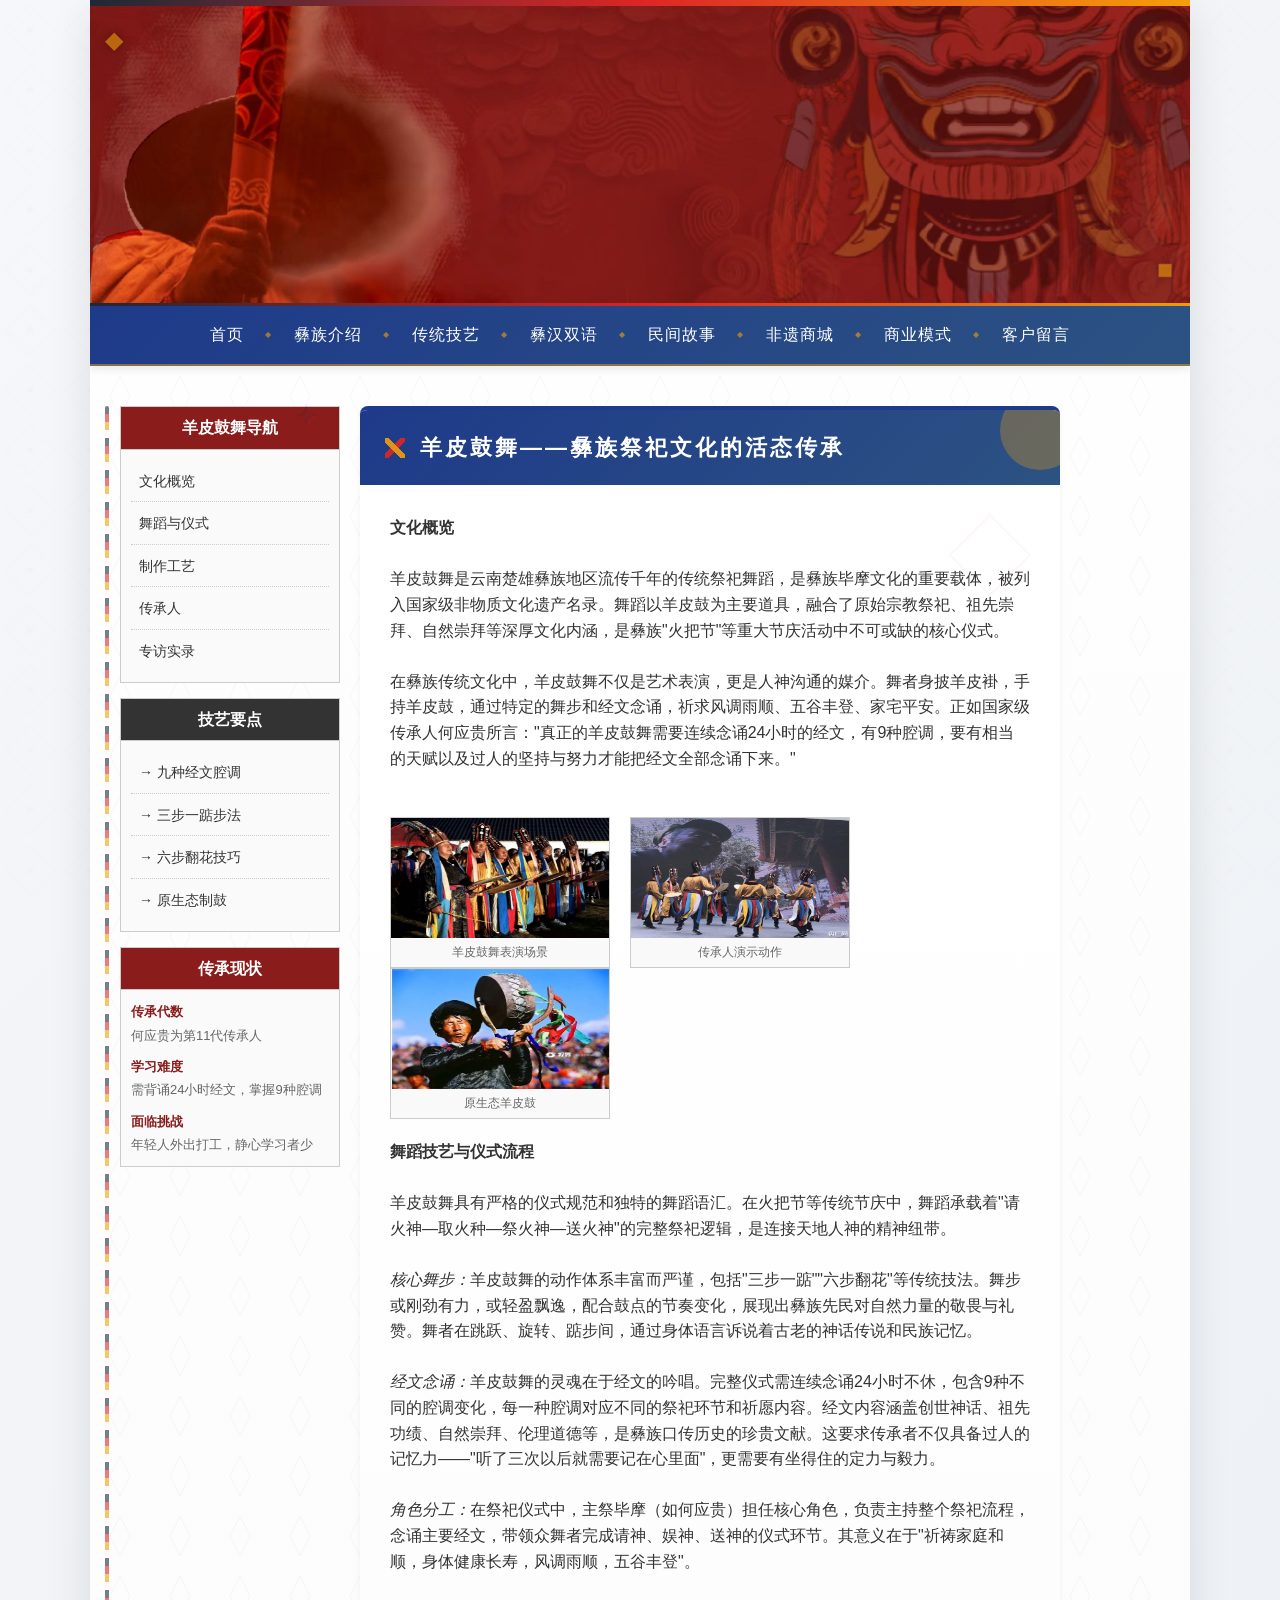
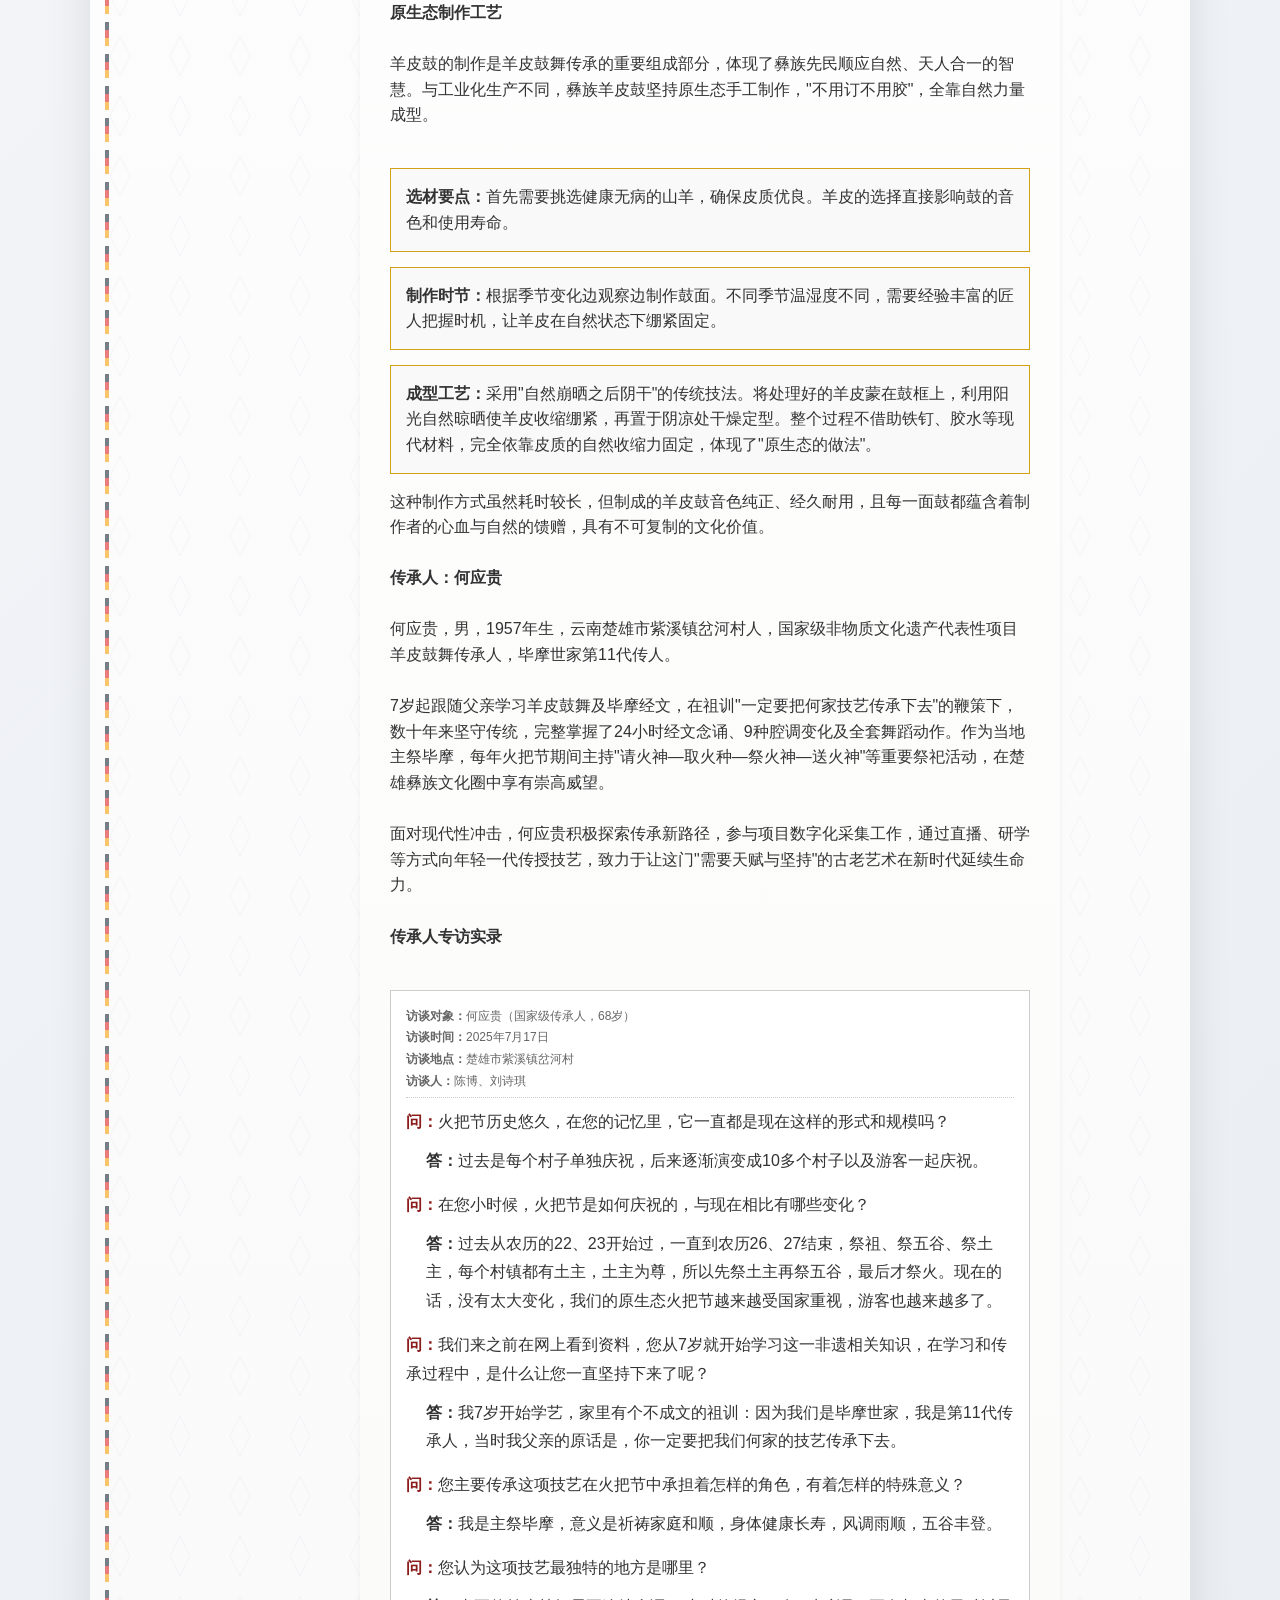
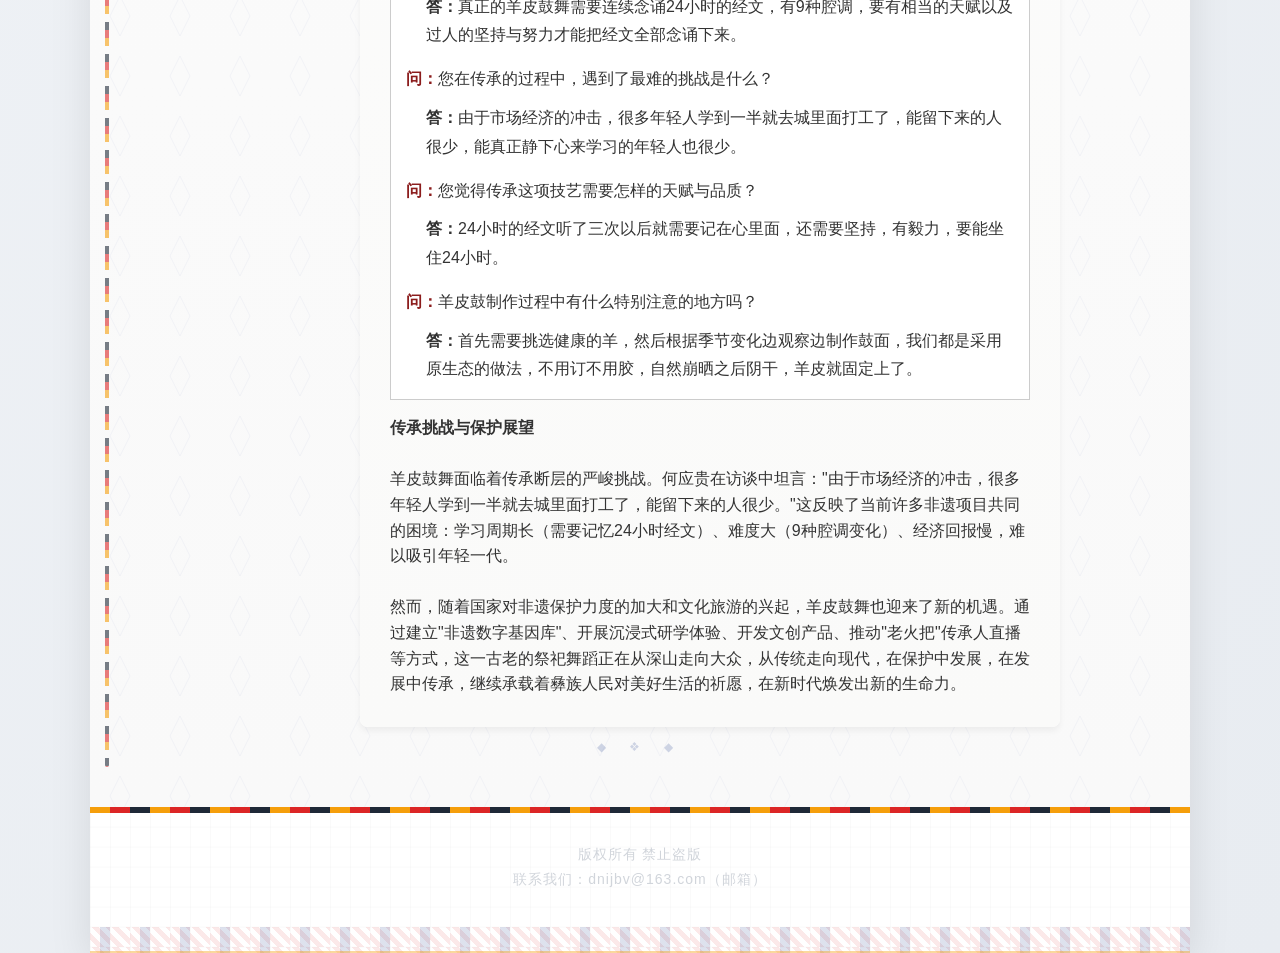
<file: yangpiguwu.html>
<!DOCTYPE html PUBLIC "-//W3C//DTD XHTML 1.0 Transitional//EN" "http://www.w3.org/TR/xhtml1/DTD/xhtml1-transitional.dtd">
<html xmlns="http://www.w3.org/1999/xhtml">
<head>
<meta http-equiv="Content-Type" content="text/html; charset=utf-8" />
<title>羊皮鼓舞 - 非遗传承——彝火数藏</title>
<link rel="stylesheet" type="text/css" href="css/index.css">
</head>

<body>

<div class="page">
<div class="banner"><img src="images/banner.jpg" /></div>

  <div class="daohang">
        <p><a href="index.html">首页</a></p>
        <p><a href="jieshao.html">彝族介绍</a></p>
        <p><a href="jiyi.html">传统技艺</a></p>
        <p><a href="shuangyu.html">彝汉双语</a></p>
        <p><a href="gushi.html">民间故事</a></p>
        <p><a href="shangcheng.html">非遗商城</a></p>
        <p><a href="shangye.html">商业模式</a></p>
        <p><a href="liuyan.html">客户留言</a></p>
    </div>


<div class="content">

<!-- 左侧边栏 -->
<div class="zuo" style="width:220px; float:left; margin-right:20px;">
    <div style="border:1px solid #ccc; margin-bottom:15px; background:#fafafa;">
        <h3 style="background:#8b1c1c; color:#fff; padding:8px; font-size:16px; text-align:center; margin:0; border-bottom:1px solid #ccc;">羊皮鼓舞导航</h3>
        <ul style="list-style:none; padding:10px; margin:0;">
            <li style="padding:8px; border-bottom:1px dotted #ccc;"><a href="#intro" style="color:#333; text-decoration:none; font-size:14px;">文化概览</a></li>
            <li style="padding:8px; border-bottom:1px dotted #ccc;"><a href="#dance" style="color:#333; text-decoration:none; font-size:14px;">舞蹈与仪式</a></li>
            <li style="padding:8px; border-bottom:1px dotted #ccc;"><a href="#make" style="color:#333; text-decoration:none; font-size:14px;">制作工艺</a></li>
            <li style="padding:8px; border-bottom:1px dotted #ccc;"><a href="#inherit" style="color:#333; text-decoration:none; font-size:14px;">传承人</a></li>
            <li style="padding:8px;"><a href="#interview" style="color:#333; text-decoration:none; font-size:14px;">专访实录</a></li>
        </ul>
    </div>
    
    <div style="border:1px solid #ccc; margin-bottom:15px; background:#fafafa;">
        <h3 style="background:#333; color:#fff; padding:8px; font-size:16px; text-align:center; margin:0; border-bottom:1px solid #ccc;">技艺要点</h3>
        <ul style="list-style:none; padding:10px; margin:0;">
            <li style="padding:8px; border-bottom:1px dotted #ccc;"><a href="#" style="color:#333; text-decoration:none; font-size:14px;">→ 九种经文腔调</a></li>
            <li style="padding:8px; border-bottom:1px dotted #ccc;"><a href="#" style="color:#333; text-decoration:none; font-size:14px;">→ 三步一踮步法</a></li>
            <li style="padding:8px; border-bottom:1px dotted #ccc;"><a href="#" style="color:#333; text-decoration:none; font-size:14px;">→ 六步翻花技巧</a></li>
            <li style="padding:8px;"><a href="#" style="color:#333; text-decoration:none; font-size:14px;">→ 原生态制鼓</a></li>
        </ul>
    </div>
    
    <div style="border:1px solid #ccc; background:#fafafa;">
        <h3 style="background:#8b1c1c; color:#fff; padding:8px; font-size:16px; text-align:center; margin:0; border-bottom:1px solid #ccc;">传承现状</h3>
        <div style="padding:10px; font-size:13px; color:#666; line-height:1.8;">
            <p style="margin:0 0 8px 0; text-indent:0;"><strong style="color:#8b1c1c;">传承代数</strong><br />何应贵为第11代传承人</p>
            <p style="margin:0 0 8px 0; text-indent:0;"><strong style="color:#8b1c1c;">学习难度</strong><br />需背诵24小时经文，掌握9种腔调</p>
            <p style="margin:0; text-indent:0;"><strong style="color:#8b1c1c;">面临挑战</strong><br />年轻人外出打工，静心学习者少</p>
        </div>
    </div>
</div>

<!-- 右侧主内容区 -->
<div class="you" style="width:700px; float:left;">
<h2>羊皮鼓舞——彝族祭祀文化的活态传承</h2>
<div class="neirong">
<p>
<strong id="intro">文化概览</strong><br /><br />

羊皮鼓舞是云南楚雄彝族地区流传千年的传统祭祀舞蹈，是彝族毕摩文化的重要载体，被列入国家级非物质文化遗产名录。舞蹈以羊皮鼓为主要道具，融合了原始宗教祭祀、祖先崇拜、自然崇拜等深厚文化内涵，是彝族"火把节"等重大节庆活动中不可或缺的核心仪式。<br /><br />

在彝族传统文化中，羊皮鼓舞不仅是艺术表演，更是人神沟通的媒介。舞者身披羊皮褂，手持羊皮鼓，通过特定的舞步和经文念诵，祈求风调雨顺、五谷丰登、家宅平安。正如国家级传承人何应贵所言："真正的羊皮鼓舞需要连续念诵24小时的经文，有9种腔调，要有相当的天赋以及过人的坚持与努力才能把经文全部念诵下来。"<br /><br />

<div style="margin:20px 0; overflow:hidden;">
    <div style="width:220px; float:left; margin-right:20px; border:1px solid #ccc; text-align:center;">
        <img src="images/yangpiguwu.jpg" style="width:100%; height:120px; background:#eee;" alt="羊皮鼓舞表演" />
        <p style="margin:0; padding:5px; font-size:12px; color:#666; background:#f9f9f9;">羊皮鼓舞表演场景</p>
    </div>
    <div style="width:220px; float:left; margin-right:20px; border:1px solid #ccc; text-align:center;">
        <img src="images/yangpiguwu2.jpg" style="width:100%; height:120px; background:#eee;" alt="传承人表演" />
        <p style="margin:0; padding:5px; font-size:12px; color:#666; background:#f9f9f9;">传承人演示动作</p>
    </div>
    <div style="width:220px; float:left; border:1px solid #ccc; text-align:center;">
        <img src="images/yangpiguwu3.jpg" style="width:100%; height:120px; background:#eee;" alt="羊皮鼓" />
        <p style="margin:0; padding:5px; font-size:12px; color:#666; background:#f9f9f9;">原生态羊皮鼓</p>
    </div>
    <div style="clear:both;"></div>
</div>

<strong id="dance">舞蹈技艺与仪式流程</strong><br /><br />

羊皮鼓舞具有严格的仪式规范和独特的舞蹈语汇。在火把节等传统节庆中，舞蹈承载着"请火神—取火种—祭火神—送火神"的完整祭祀逻辑，是连接天地人神的精神纽带。<br /><br />

<em>核心舞步：</em>羊皮鼓舞的动作体系丰富而严谨，包括"三步一踮""六步翻花"等传统技法。舞步或刚劲有力，或轻盈飘逸，配合鼓点的节奏变化，展现出彝族先民对自然力量的敬畏与礼赞。舞者在跳跃、旋转、踮步间，通过身体语言诉说着古老的神话传说和民族记忆。<br /><br />

<em>经文念诵：</em>羊皮鼓舞的灵魂在于经文的吟唱。完整仪式需连续念诵24小时不休，包含9种不同的腔调变化，每一种腔调对应不同的祭祀环节和祈愿内容。经文内容涵盖创世神话、祖先功绩、自然崇拜、伦理道德等，是彝族口传历史的珍贵文献。这要求传承者不仅具备过人的记忆力——"听了三次以后就需要记在心里面"，更需要有坐得住的定力与毅力。<br /><br />

<em>角色分工：</em>在祭祀仪式中，主祭毕摩（如何应贵）担任核心角色，负责主持整个祭祀流程，念诵主要经文，带领众舞者完成请神、娱神、送神的仪式环节。其意义在于"祈祷家庭和顺，身体健康长寿，风调雨顺，五谷丰登"。<br /><br />

<strong id="make">原生态制作工艺</strong><br /><br />

羊皮鼓的制作是羊皮鼓舞传承的重要组成部分，体现了彝族先民顺应自然、天人合一的智慧。与工业化生产不同，彝族羊皮鼓坚持原生态手工制作，"不用订不用胶"，全靠自然力量成型。<br /><br />

<div style="background:#f9f9f9; border:1px solid #d4a017; padding:15px; margin:15px 0;">
<p style="margin:0; text-indent:0;"><strong>选材要点：</strong>首先需要挑选健康无病的山羊，确保皮质优良。羊皮的选择直接影响鼓的音色和使用寿命。</p>
</div>

<div style="background:#f9f9f9; border:1px solid #d4a017; padding:15px; margin:15px 0;">
<p style="margin:0; text-indent:0;"><strong>制作时节：</strong>根据季节变化边观察边制作鼓面。不同季节温湿度不同，需要经验丰富的匠人把握时机，让羊皮在自然状态下绷紧固定。</p>
</div>

<div style="background:#f9f9f9; border:1px solid #d4a017; padding:15px; margin:15px 0;">
<p style="margin:0; text-indent:0;"><strong>成型工艺：</strong>采用"自然崩晒之后阴干"的传统技法。将处理好的羊皮蒙在鼓框上，利用阳光自然晾晒使羊皮收缩绷紧，再置于阴凉处干燥定型。整个过程不借助铁钉、胶水等现代材料，完全依靠皮质的自然收缩力固定，体现了"原生态的做法"。</p>
</div>

这种制作方式虽然耗时较长，但制成的羊皮鼓音色纯正、经久耐用，且每一面鼓都蕴含着制作者的心血与自然的馈赠，具有不可复制的文化价值。<br /><br />

<strong id="inherit">传承人：何应贵</strong><br /><br />

何应贵，男，1957年生，云南楚雄市紫溪镇岔河村人，国家级非物质文化遗产代表性项目羊皮鼓舞传承人，毕摩世家第11代传人。<br /><br />

7岁起跟随父亲学习羊皮鼓舞及毕摩经文，在祖训"一定要把何家技艺传承下去"的鞭策下，数十年来坚守传统，完整掌握了24小时经文念诵、9种腔调变化及全套舞蹈动作。作为当地主祭毕摩，每年火把节期间主持"请火神—取火种—祭火神—送火神"等重要祭祀活动，在楚雄彝族文化圈中享有崇高威望。<br /><br />

面对现代性冲击，何应贵积极探索传承新路径，参与项目数字化采集工作，通过直播、研学等方式向年轻一代传授技艺，致力于让这门"需要天赋与坚持"的古老艺术在新时代延续生命力。<br /><br />

<strong id="interview">传承人专访实录</strong><br /><br />

<div style="background:#fff; border:1px solid #ccc; padding:15px; margin:15px 0; line-height:1.8;">
<p style="margin:0 0 10px 0; color:#666; font-size:12px; border-bottom:1px dotted #ccc; padding-bottom:5px;">
<strong>访谈对象：</strong>何应贵（国家级传承人，68岁）<br />
<strong>访谈时间：</strong>2025年7月17日<br />
<strong>访谈地点：</strong>楚雄市紫溪镇岔河村<br />
<strong>访谈人：</strong>陈博、刘诗琪
</p>

<p style="margin:10px 0; text-indent:0;"><strong style="color:#8b1c1c;">问：</strong>火把节历史悠久，在您的记忆里，它一直都是现在这样的形式和规模吗？</p>
<p style="margin:10px 0 15px 20px; text-indent:0;"><strong style="color:#333;">答：</strong>过去是每个村子单独庆祝，后来逐渐演变成10多个村子以及游客一起庆祝。</p>

<p style="margin:10px 0; text-indent:0;"><strong style="color:#8b1c1c;">问：</strong>在您小时候，火把节是如何庆祝的，与现在相比有哪些变化？</p>
<p style="margin:10px 0 15px 20px; text-indent:0;"><strong style="color:#333;">答：</strong>过去从农历的22、23开始过，一直到农历26、27结束，祭祖、祭五谷、祭土主，每个村镇都有土主，土主为尊，所以先祭土主再祭五谷，最后才祭火。现在的话，没有太大变化，我们的原生态火把节越来越受国家重视，游客也越来越多了。</p>

<p style="margin:10px 0; text-indent:0;"><strong style="color:#8b1c1c;">问：</strong>我们来之前在网上看到资料，您从7岁就开始学习这一非遗相关知识，在学习和传承过程中，是什么让您一直坚持下来了呢？</p>
<p style="margin:10px 0 15px 20px; text-indent:0;"><strong style="color:#333;">答：</strong>我7岁开始学艺，家里有个不成文的祖训：因为我们是毕摩世家，我是第11代传承人，当时我父亲的原话是，你一定要把我们何家的技艺传承下去。</p>

<p style="margin:10px 0; text-indent:0;"><strong style="color:#8b1c1c;">问：</strong>您主要传承这项技艺在火把节中承担着怎样的角色，有着怎样的特殊意义？</p>
<p style="margin:10px 0 15px 20px; text-indent:0;"><strong style="color:#333;">答：</strong>我是主祭毕摩，意义是祈祷家庭和顺，身体健康长寿，风调雨顺，五谷丰登。</p>

<p style="margin:10px 0; text-indent:0;"><strong style="color:#8b1c1c;">问：</strong>您认为这项技艺最独特的地方是哪里？</p>
<p style="margin:10px 0 15px 20px; text-indent:0;"><strong style="color:#333;">答：</strong>真正的羊皮鼓舞需要连续念诵24小时的经文，有9种腔调，要有相当的天赋以及过人的坚持与努力才能把经文全部念诵下来。</p>

<p style="margin:10px 0; text-indent:0;"><strong style="color:#8b1c1c;">问：</strong>您在传承的过程中，遇到了最难的挑战是什么？</p>
<p style="margin:10px 0 15px 20px; text-indent:0;"><strong style="color:#333;">答：</strong>由于市场经济的冲击，很多年轻人学到一半就去城里面打工了，能留下来的人很少，能真正静下心来学习的年轻人也很少。</p>

<p style="margin:10px 0; text-indent:0;"><strong style="color:#8b1c1c;">问：</strong>您觉得传承这项技艺需要怎样的天赋与品质？</p>
<p style="margin:10px 0 15px 20px; text-indent:0;"><strong style="color:#333;">答：</strong>24小时的经文听了三次以后就需要记在心里面，还需要坚持，有毅力，要能坐住24小时。</p>

<p style="margin:10px 0; text-indent:0;"><strong style="color:#8b1c1c;">问：</strong>羊皮鼓制作过程中有什么特别注意的地方吗？</p>
<p style="margin:10px 0 0 20px; text-indent:0;"><strong style="color:#333;">答：</strong>首先需要挑选健康的羊，然后根据季节变化边观察边制作鼓面，我们都是采用原生态的做法，不用订不用胶，自然崩晒之后阴干，羊皮就固定上了。</p>
</div>

<strong>传承挑战与保护展望</strong><br /><br />

羊皮鼓舞面临着传承断层的严峻挑战。何应贵在访谈中坦言："由于市场经济的冲击，很多年轻人学到一半就去城里面打工了，能留下来的人很少。"这反映了当前许多非遗项目共同的困境：学习周期长（需要记忆24小时经文）、难度大（9种腔调变化）、经济回报慢，难以吸引年轻一代。<br /><br />

然而，随着国家对非遗保护力度的加大和文化旅游的兴起，羊皮鼓舞也迎来了新的机遇。通过建立"非遗数字基因库"、开展沉浸式研学体验、开发文创产品、推动"老火把"传承人直播等方式，这一古老的祭祀舞蹈正在从深山走向大众，从传统走向现代，在保护中发展，在发展中传承，继续承载着彝族人民对美好生活的祈愿，在新时代焕发出新的生命力。
</p>
</div>
</div>

<div class="clearit"></div>

</div>

<div class="foot"><p>版权所有 禁止盗版  <br />联系我们：dnijbv@163.com（邮箱）</p></div>

</div>

</body>
</html>
</file>
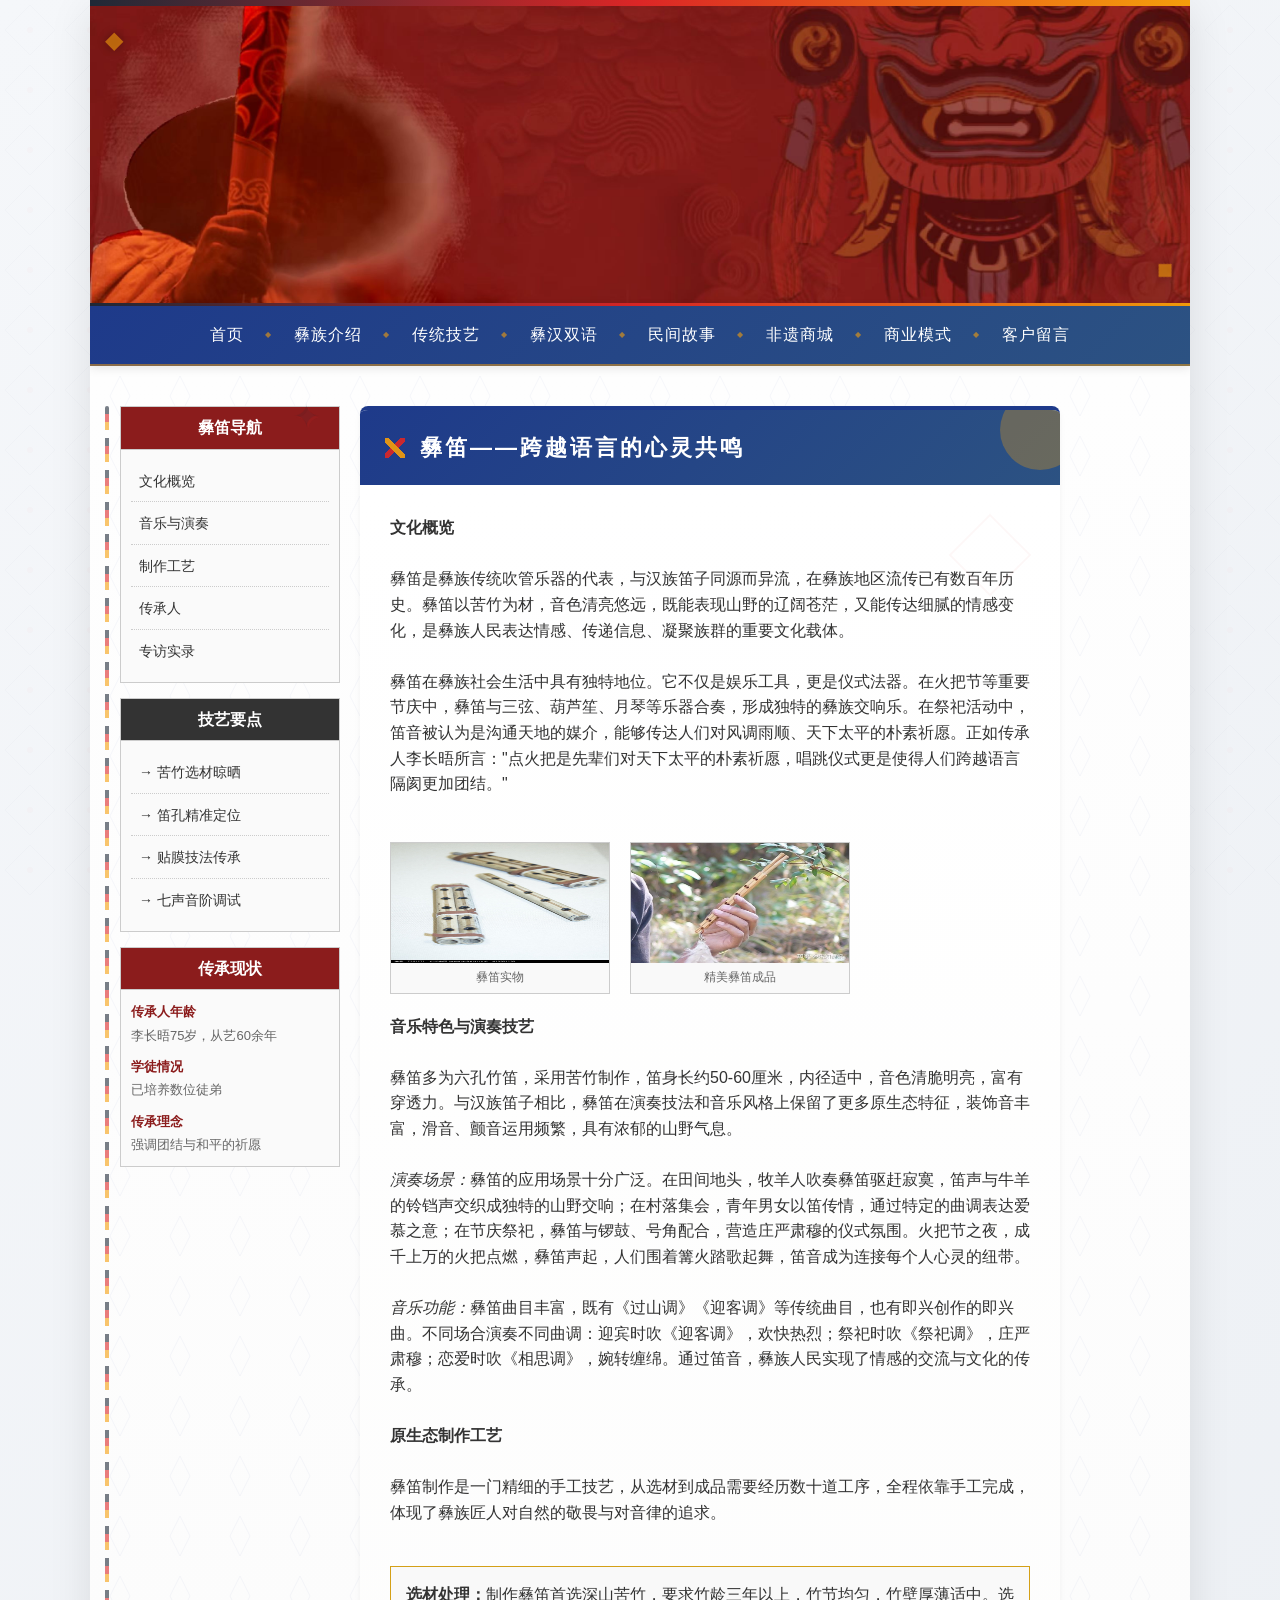
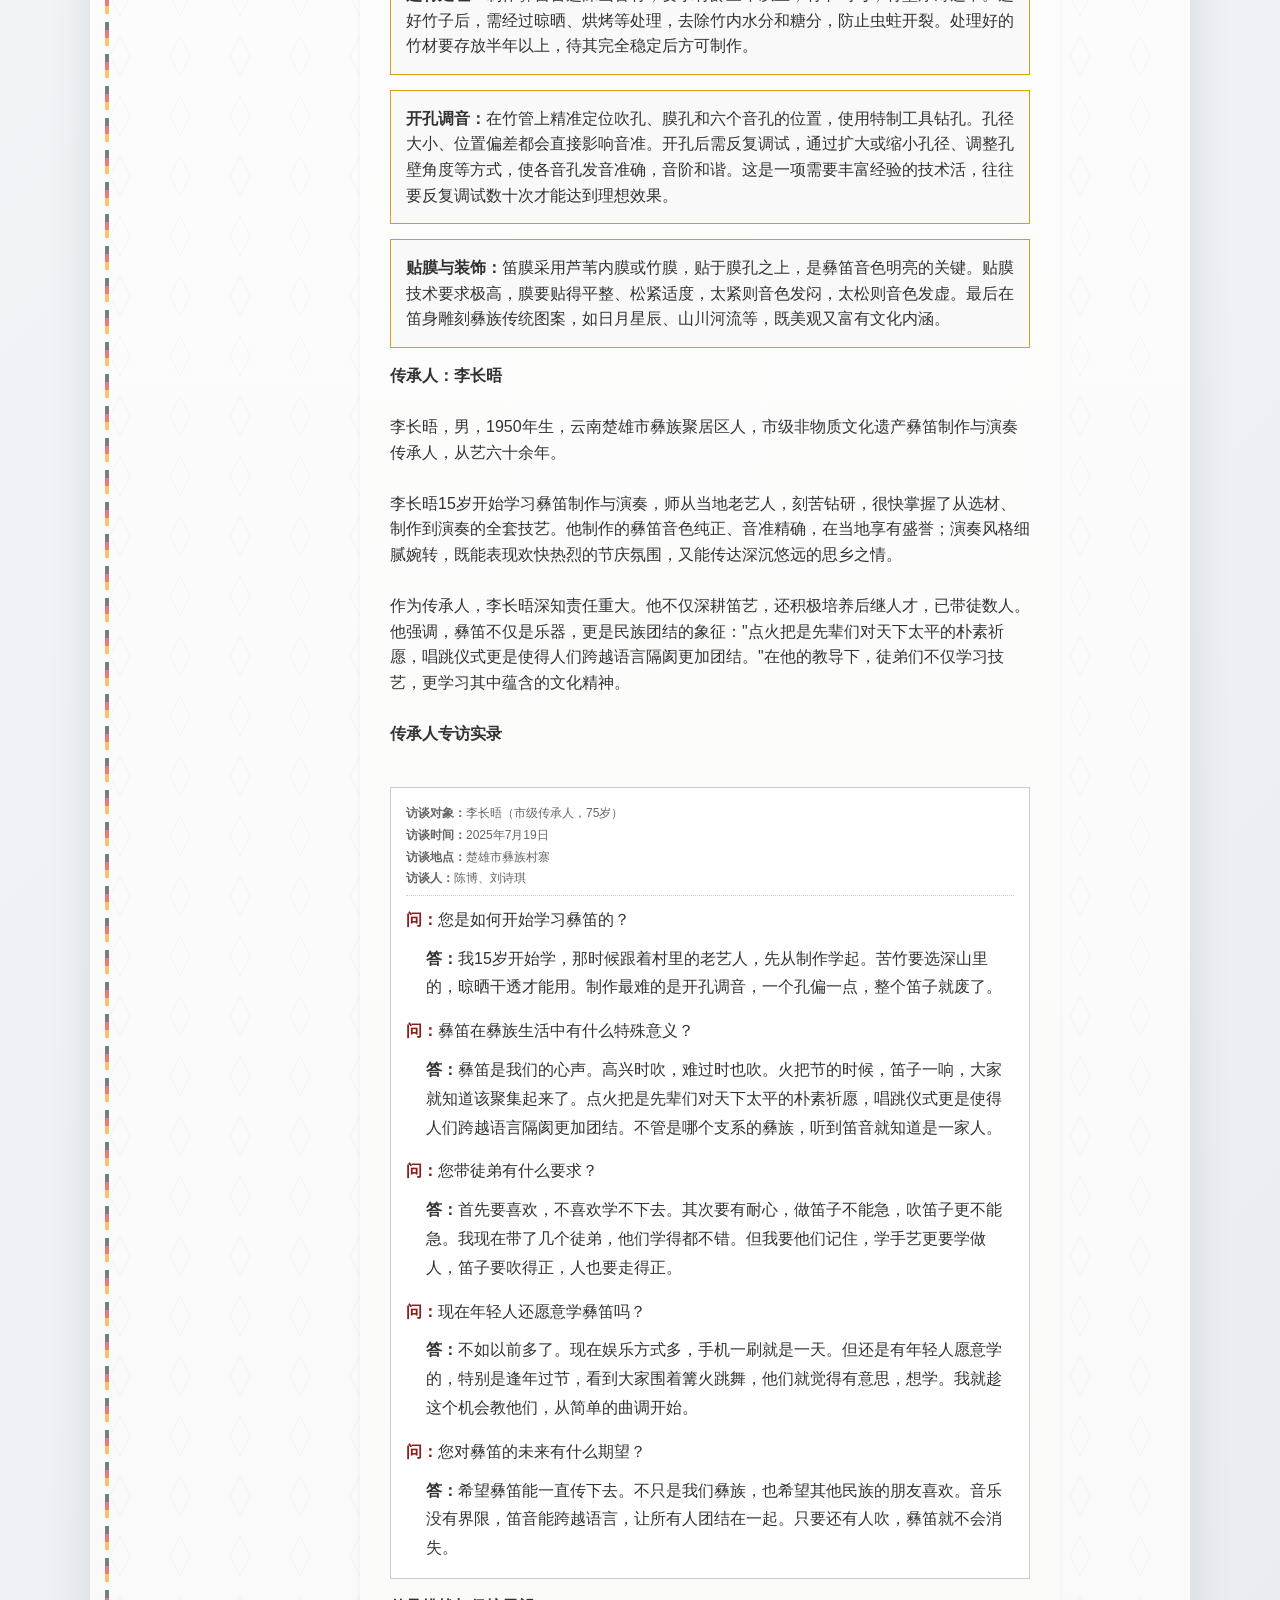
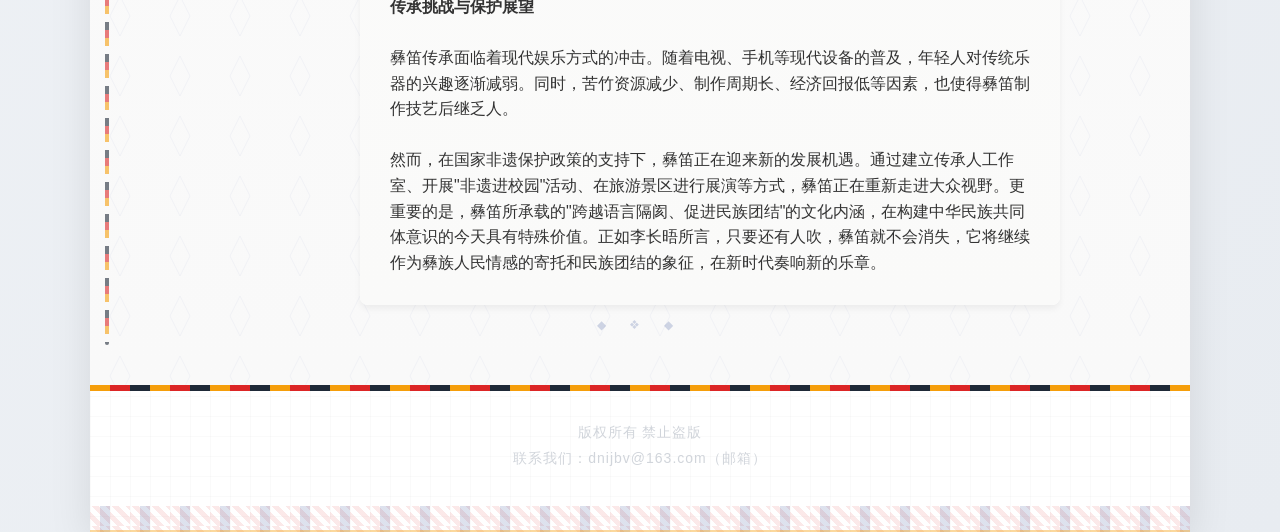
<file: yidi.html>
<!DOCTYPE html PUBLIC "-//W3C//DTD XHTML 1.0 Transitional//EN" "http://www.w3.org/TR/xhtml1/DTD/xhtml1-transitional.dtd">
<html xmlns="http://www.w3.org/1999/xhtml">
<head>
<meta http-equiv="Content-Type" content="text/html; charset=utf-8" />
<title>彝笛 - 非遗传承——彝火数藏</title>
<link rel="stylesheet" type="text/css" href="css/index.css">
</head>

<body>

<div class="page">
<div class="banner"><img src="images/banner.jpg" /></div>

  <div class="daohang">
        <p><a href="index.html">首页</a></p>
        <p><a href="jieshao.html">彝族介绍</a></p>
        <p><a href="jiyi.html">传统技艺</a></p>
        <p><a href="shuangyu.html">彝汉双语</a></p>
        <p><a href="gushi.html">民间故事</a></p>
        <p><a href="shangcheng.html">非遗商城</a></p>
        <p><a href="shangye.html">商业模式</a></p>
        <p><a href="liuyan.html">客户留言</a></p>
    </div>


<div class="content">

<!-- 左侧边栏 -->
<div class="zuo" style="width:220px; float:left; margin-right:20px;">
    <div style="border:1px solid #ccc; margin-bottom:15px; background:#fafafa;">
        <h3 style="background:#8b1c1c; color:#fff; padding:8px; font-size:16px; text-align:center; margin:0; border-bottom:1px solid #ccc;">彝笛导航</h3>
        <ul style="list-style:none; padding:10px; margin:0;">
            <li style="padding:8px; border-bottom:1px dotted #ccc;"><a href="#intro" style="color:#333; text-decoration:none; font-size:14px;">文化概览</a></li>
            <li style="padding:8px; border-bottom:1px dotted #ccc;"><a href="#music" style="color:#333; text-decoration:none; font-size:14px;">音乐与演奏</a></li>
            <li style="padding:8px; border-bottom:1px dotted #ccc;"><a href="#make" style="color:#333; text-decoration:none; font-size:14px;">制作工艺</a></li>
            <li style="padding:8px; border-bottom:1px dotted #ccc;"><a href="#inherit" style="color:#333; text-decoration:none; font-size:14px;">传承人</a></li>
            <li style="padding:8px;"><a href="#interview" style="color:#333; text-decoration:none; font-size:14px;">专访实录</a></li>
        </ul>
    </div>
    
    <div style="border:1px solid #ccc; margin-bottom:15px; background:#fafafa;">
        <h3 style="background:#333; color:#fff; padding:8px; font-size:16px; text-align:center; margin:0; border-bottom:1px solid #ccc;">技艺要点</h3>
        <ul style="list-style:none; padding:10px; margin:0;">
            <li style="padding:8px; border-bottom:1px dotted #ccc;"><a href="#" style="color:#333; text-decoration:none; font-size:14px;">→ 苦竹选材晾晒</a></li>
            <li style="padding:8px; border-bottom:1px dotted #ccc;"><a href="#" style="color:#333; text-decoration:none; font-size:14px;">→ 笛孔精准定位</a></li>
            <li style="padding:8px; border-bottom:1px dotted #ccc;"><a href="#" style="color:#333; text-decoration:none; font-size:14px;">→ 贴膜技法传承</a></li>
            <li style="padding:8px;"><a href="#" style="color:#333; text-decoration:none; font-size:14px;">→ 七声音阶调试</a></li>
        </ul>
    </div>
    
    <div style="border:1px solid #ccc; background:#fafafa;">
        <h3 style="background:#8b1c1c; color:#fff; padding:8px; font-size:16px; text-align:center; margin:0; border-bottom:1px solid #ccc;">传承现状</h3>
        <div style="padding:10px; font-size:13px; color:#666; line-height:1.8;">
            <p style="margin:0 0 8px 0; text-indent:0;"><strong style="color:#8b1c1c;">传承人年龄</strong><br />李长晤75岁，从艺60余年</p>
            <p style="margin:0 0 8px 0; text-indent:0;"><strong style="color:#8b1c1c;">学徒情况</strong><br />已培养数位徒弟</p>
            <p style="margin:0; text-indent:0;"><strong style="color:#8b1c1c;">传承理念</strong><br />强调团结与和平的祈愿</p>
        </div>
    </div>
</div>

<!-- 右侧主内容区 -->
<div class="you" style="width:700px; float:left;">
<h2>彝笛——跨越语言的心灵共鸣</h2>
<div class="neirong">
<p>
<strong id="intro">文化概览</strong><br /><br />

彝笛是彝族传统吹管乐器的代表，与汉族笛子同源而异流，在彝族地区流传已有数百年历史。彝笛以苦竹为材，音色清亮悠远，既能表现山野的辽阔苍茫，又能传达细腻的情感变化，是彝族人民表达情感、传递信息、凝聚族群的重要文化载体。<br /><br />

彝笛在彝族社会生活中具有独特地位。它不仅是娱乐工具，更是仪式法器。在火把节等重要节庆中，彝笛与三弦、葫芦笙、月琴等乐器合奏，形成独特的彝族交响乐。在祭祀活动中，笛音被认为是沟通天地的媒介，能够传达人们对风调雨顺、天下太平的朴素祈愿。正如传承人李长晤所言："点火把是先辈们对天下太平的朴素祈愿，唱跳仪式更是使得人们跨越语言隔阂更加团结。"<br /><br />

<div style="margin:20px 0; overflow:hidden;">
    <div style="width:220px; float:left; margin-right:20px; border:1px solid #ccc; text-align:center;">
        <img src="images/yidi1.jpg" style="width:100%; height:120px; background:#eee;" alt="彝笛" />
        <p style="margin:0; padding:5px; font-size:12px; color:#666; background:#f9f9f9;">彝笛实物</p>
    </div>
    <div style="width:220px; float:left; margin-right:20px; border:1px solid #ccc; text-align:center;">
        <img src="images/yidi2.jpg" style="width:100%; height:120px; background:#eee;" alt="制作工艺" />
        <p style="margin:0; padding:5px; font-size:12px; color:#666; background:#f9f9f9;">精美彝笛成品</p>
    </div>
    <div style="clear:both;"></div>
</div>

<strong id="music">音乐特色与演奏技艺</strong><br /><br />

彝笛多为六孔竹笛，采用苦竹制作，笛身长约50-60厘米，内径适中，音色清脆明亮，富有穿透力。与汉族笛子相比，彝笛在演奏技法和音乐风格上保留了更多原生态特征，装饰音丰富，滑音、颤音运用频繁，具有浓郁的山野气息。<br /><br />

<em>演奏场景：</em>彝笛的应用场景十分广泛。在田间地头，牧羊人吹奏彝笛驱赶寂寞，笛声与牛羊的铃铛声交织成独特的山野交响；在村落集会，青年男女以笛传情，通过特定的曲调表达爱慕之意；在节庆祭祀，彝笛与锣鼓、号角配合，营造庄严肃穆的仪式氛围。火把节之夜，成千上万的火把点燃，彝笛声起，人们围着篝火踏歌起舞，笛音成为连接每个人心灵的纽带。<br /><br />

<em>音乐功能：</em>彝笛曲目丰富，既有《过山调》《迎客调》等传统曲目，也有即兴创作的即兴曲。不同场合演奏不同曲调：迎宾时吹《迎客调》，欢快热烈；祭祀时吹《祭祀调》，庄严肃穆；恋爱时吹《相思调》，婉转缠绵。通过笛音，彝族人民实现了情感的交流与文化的传承。<br /><br />

<strong id="make">原生态制作工艺</strong><br /><br />

彝笛制作是一门精细的手工技艺，从选材到成品需要经历数十道工序，全程依靠手工完成，体现了彝族匠人对自然的敬畏与对音律的追求。<br /><br />

<div style="background:#f9f9f9; border:1px solid #d4a017; padding:15px; margin:15px 0;">
<p style="margin:0; text-indent:0;"><strong>选材处理：</strong>制作彝笛首选深山苦竹，要求竹龄三年以上，竹节均匀，竹壁厚薄适中。选好竹子后，需经过晾晒、烘烤等处理，去除竹内水分和糖分，防止虫蛀开裂。处理好的竹材要存放半年以上，待其完全稳定后方可制作。</p>
</div>

<div style="background:#f9f9f9; border:1px solid #d4a017; padding:15px; margin:15px 0;">
<p style="margin:0; text-indent:0;"><strong>开孔调音：</strong>在竹管上精准定位吹孔、膜孔和六个音孔的位置，使用特制工具钻孔。孔径大小、位置偏差都会直接影响音准。开孔后需反复调试，通过扩大或缩小孔径、调整孔壁角度等方式，使各音孔发音准确，音阶和谐。这是一项需要丰富经验的技术活，往往要反复调试数十次才能达到理想效果。</p>
</div>

<div style="background:#f9f9f9; border:1px solid #d4a017; padding:15px; margin:15px 0;">
<p style="margin:0; text-indent:0;"><strong>贴膜与装饰：</strong>笛膜采用芦苇内膜或竹膜，贴于膜孔之上，是彝笛音色明亮的关键。贴膜技术要求极高，膜要贴得平整、松紧适度，太紧则音色发闷，太松则音色发虚。最后在笛身雕刻彝族传统图案，如日月星辰、山川河流等，既美观又富有文化内涵。</p>
</div>

<strong id="inherit">传承人：李长晤</strong><br /><br />

李长晤，男，1950年生，云南楚雄市彝族聚居区人，市级非物质文化遗产彝笛制作与演奏传承人，从艺六十余年。<br /><br />

李长晤15岁开始学习彝笛制作与演奏，师从当地老艺人，刻苦钻研，很快掌握了从选材、制作到演奏的全套技艺。他制作的彝笛音色纯正、音准精确，在当地享有盛誉；演奏风格细腻婉转，既能表现欢快热烈的节庆氛围，又能传达深沉悠远的思乡之情。<br /><br />

作为传承人，李长晤深知责任重大。他不仅深耕笛艺，还积极培养后继人才，已带徒数人。他强调，彝笛不仅是乐器，更是民族团结的象征："点火把是先辈们对天下太平的朴素祈愿，唱跳仪式更是使得人们跨越语言隔阂更加团结。"在他的教导下，徒弟们不仅学习技艺，更学习其中蕴含的文化精神。<br /><br />

<strong id="interview">传承人专访实录</strong><br /><br />

<div style="background:#fff; border:1px solid #ccc; padding:15px; margin:15px 0; line-height:1.8;">
<p style="margin:0 0 10px 0; color:#666; font-size:12px; border-bottom:1px dotted #ccc; padding-bottom:5px;">
<strong>访谈对象：</strong>李长晤（市级传承人，75岁）<br />
<strong>访谈时间：</strong>2025年7月19日<br />
<strong>访谈地点：</strong>楚雄市彝族村寨<br />
<strong>访谈人：</strong>陈博、刘诗琪
</p>

<p style="margin:10px 0; text-indent:0;"><strong style="color:#8b1c1c;">问：</strong>您是如何开始学习彝笛的？</p>
<p style="margin:10px 0 15px 20px; text-indent:0;"><strong style="color:#333;">答：</strong>我15岁开始学，那时候跟着村里的老艺人，先从制作学起。苦竹要选深山里的，晾晒干透才能用。制作最难的是开孔调音，一个孔偏一点，整个笛子就废了。</p>

<p style="margin:10px 0; text-indent:0;"><strong style="color:#8b1c1c;">问：</strong>彝笛在彝族生活中有什么特殊意义？</p>
<p style="margin:10px 0 15px 20px; text-indent:0;"><strong style="color:#333;">答：</strong>彝笛是我们的心声。高兴时吹，难过时也吹。火把节的时候，笛子一响，大家就知道该聚集起来了。点火把是先辈们对天下太平的朴素祈愿，唱跳仪式更是使得人们跨越语言隔阂更加团结。不管是哪个支系的彝族，听到笛音就知道是一家人。</p>

<p style="margin:10px 0; text-indent:0;"><strong style="color:#8b1c1c;">问：</strong>您带徒弟有什么要求？</p>
<p style="margin:10px 0 15px 20px; text-indent:0;"><strong style="color:#333;">答：</strong>首先要喜欢，不喜欢学不下去。其次要有耐心，做笛子不能急，吹笛子更不能急。我现在带了几个徒弟，他们学得都不错。但我要他们记住，学手艺更要学做人，笛子要吹得正，人也要走得正。</p>

<p style="margin:10px 0; text-indent:0;"><strong style="color:#8b1c1c;">问：</strong>现在年轻人还愿意学彝笛吗？</p>
<p style="margin:10px 0 15px 20px; text-indent:0;"><strong style="color:#333;">答：</strong>不如以前多了。现在娱乐方式多，手机一刷就是一天。但还是有年轻人愿意学的，特别是逢年过节，看到大家围着篝火跳舞，他们就觉得有意思，想学。我就趁这个机会教他们，从简单的曲调开始。</p>

<p style="margin:10px 0; text-indent:0;"><strong style="color:#8b1c1c;">问：</strong>您对彝笛的未来有什么期望？</p>
<p style="margin:10px 0 0 20px; text-indent:0;"><strong style="color:#333;">答：</strong>希望彝笛能一直传下去。不只是我们彝族，也希望其他民族的朋友喜欢。音乐没有界限，笛音能跨越语言，让所有人团结在一起。只要还有人吹，彝笛就不会消失。</p>
</div>

<strong>传承挑战与保护展望</strong><br /><br />

彝笛传承面临着现代娱乐方式的冲击。随着电视、手机等现代设备的普及，年轻人对传统乐器的兴趣逐渐减弱。同时，苦竹资源减少、制作周期长、经济回报低等因素，也使得彝笛制作技艺后继乏人。<br /><br />

然而，在国家非遗保护政策的支持下，彝笛正在迎来新的发展机遇。通过建立传承人工作室、开展"非遗进校园"活动、在旅游景区进行展演等方式，彝笛正在重新走进大众视野。更重要的是，彝笛所承载的"跨越语言隔阂、促进民族团结"的文化内涵，在构建中华民族共同体意识的今天具有特殊价值。正如李长晤所言，只要还有人吹，彝笛就不会消失，它将继续作为彝族人民情感的寄托和民族团结的象征，在新时代奏响新的乐章。
</p>
</div>
</div>

<div class="clearit"></div>

</div>

<div class="foot"><p>版权所有 禁止盗版  <br />联系我们：dnijbv@163.com（邮箱）</p></div>

</div>

</body>
</html>
</file>
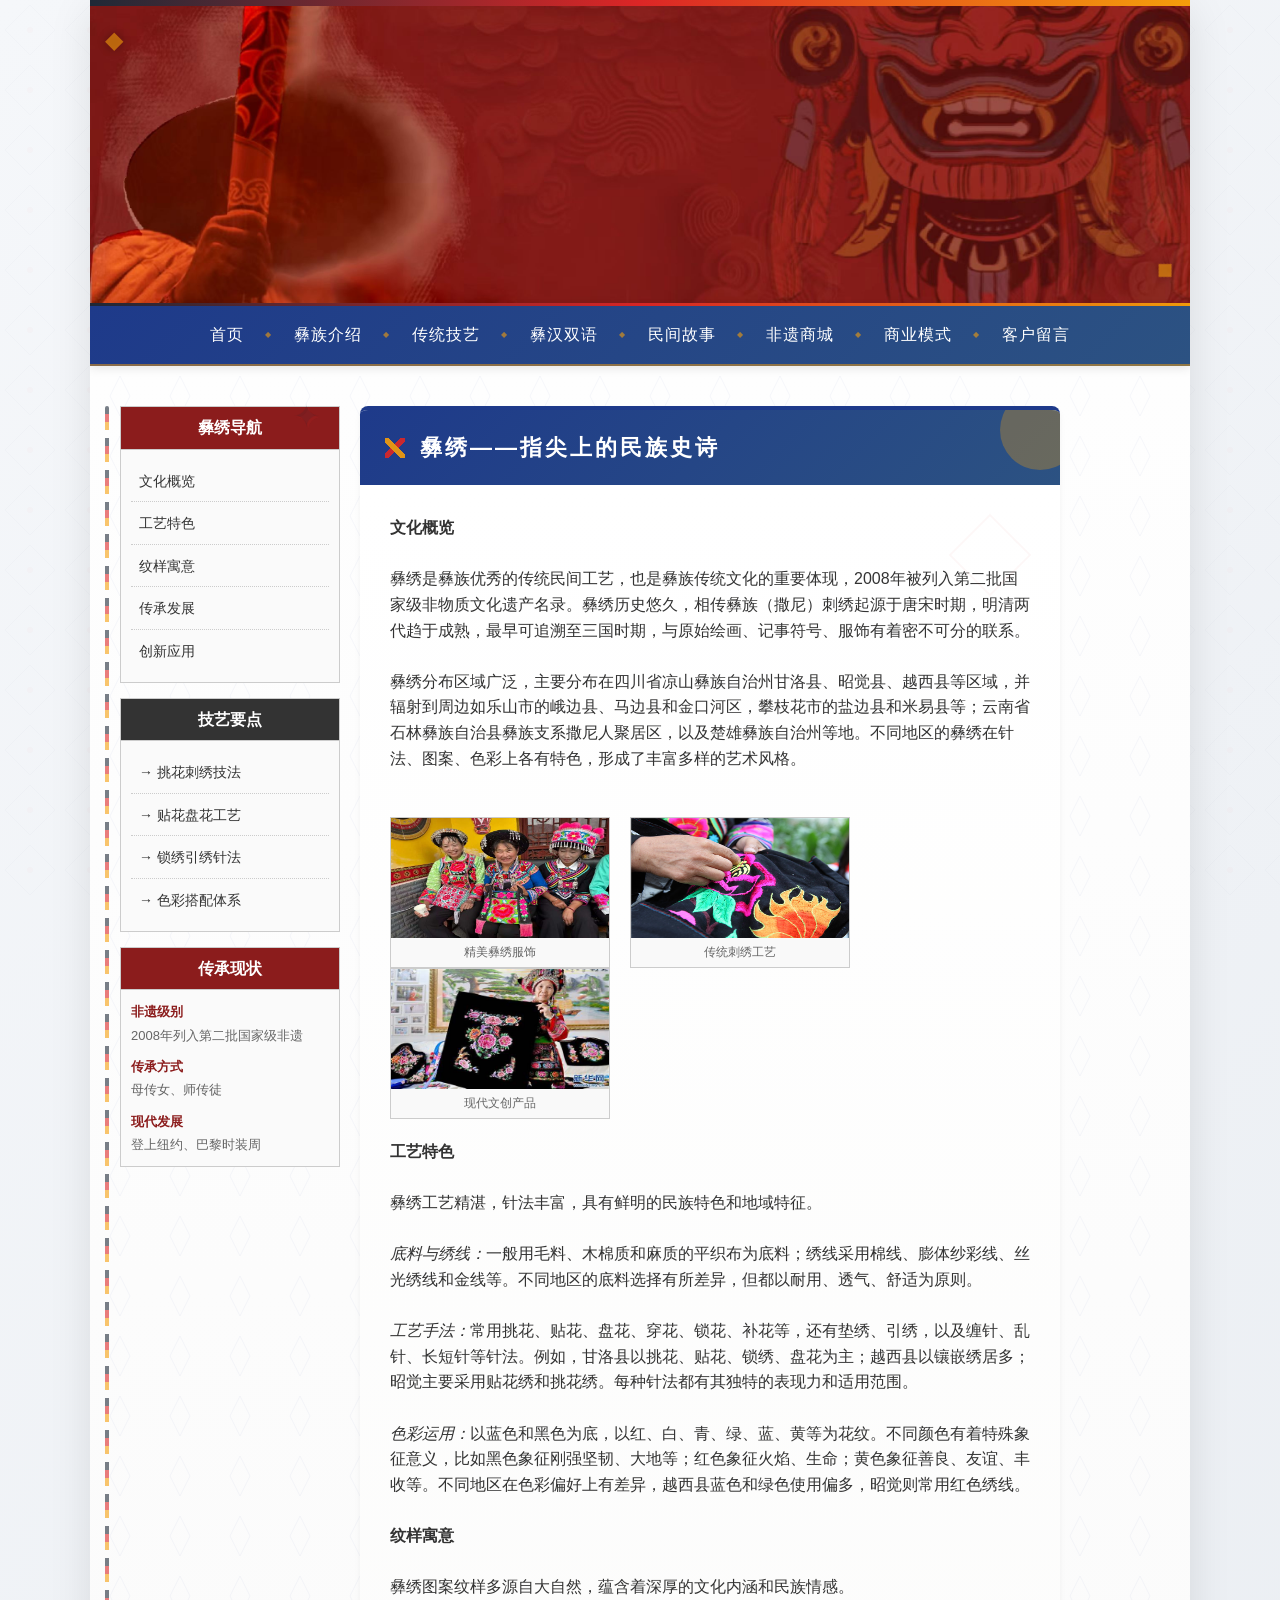
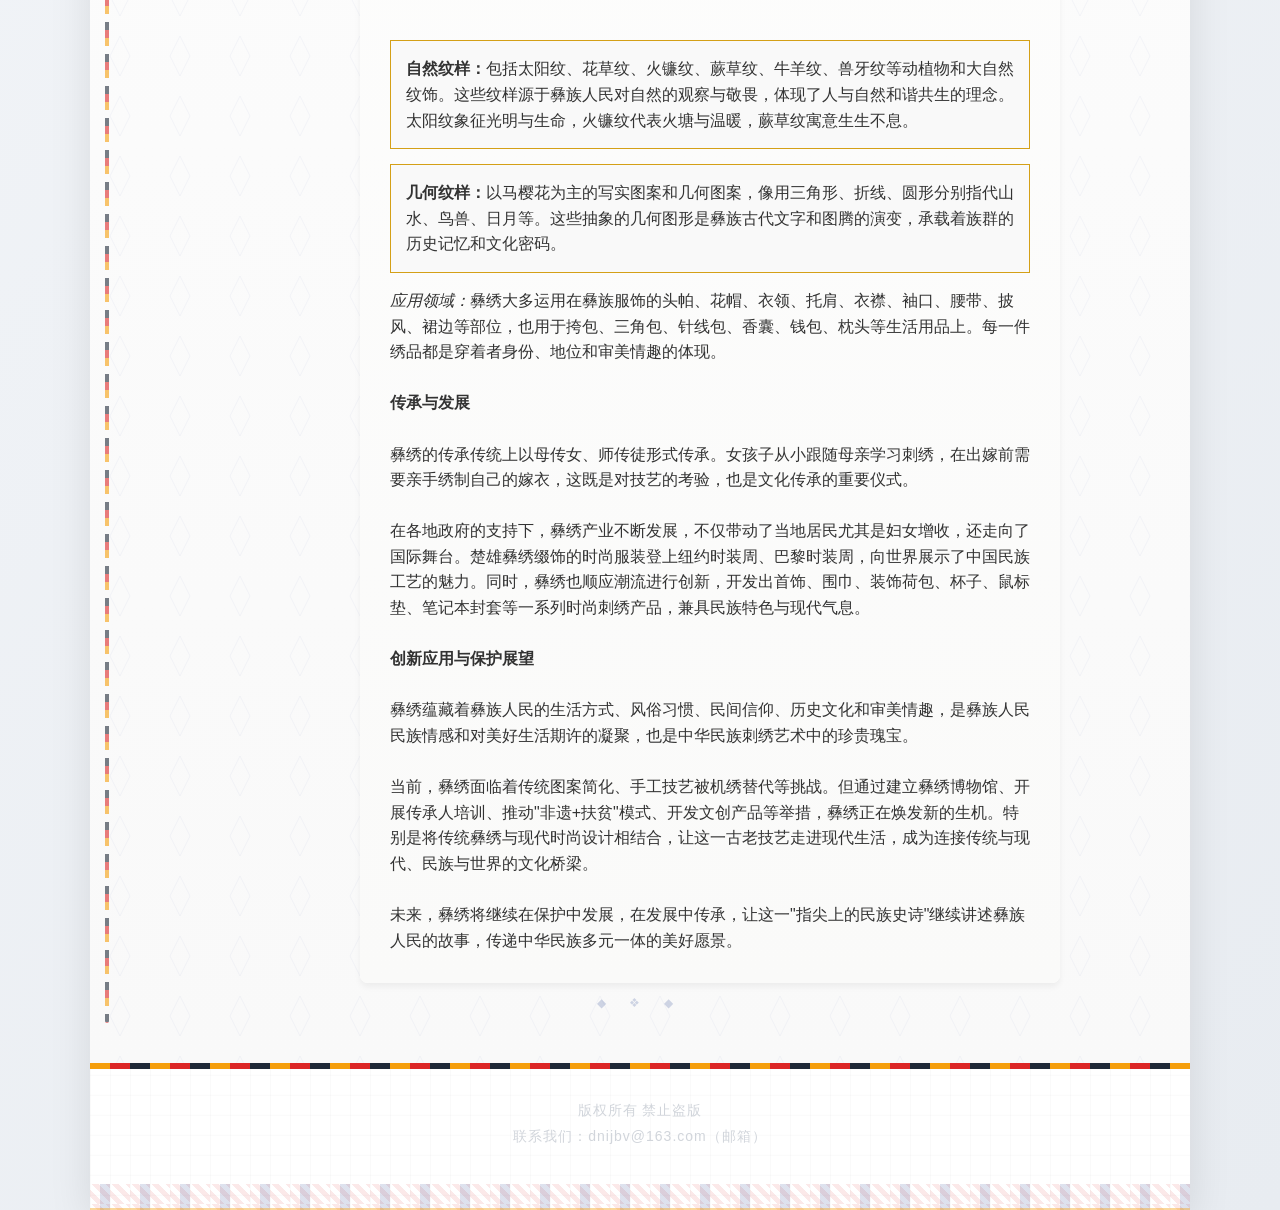
<file: yixiu.html>
<!DOCTYPE html PUBLIC "-//W3C//DTD XHTML 1.0 Transitional//EN" "http://www.w3.org/TR/xhtml1/DTD/xhtml1-transitional.dtd">
<html xmlns="http://www.w3.org/1999/xhtml">
<head>
<meta http-equiv="Content-Type" content="text/html; charset=utf-8" />
<title>彝绣 - 非遗传承——彝火数藏</title>
<link rel="stylesheet" type="text/css" href="css/index.css">
</head>

<body>

<div class="page">
<div class="banner"><img src="images/banner.jpg" /></div>

  <div class="daohang">
        <p><a href="index.html">首页</a></p>
        <p><a href="jieshao.html">彝族介绍</a></p>
        <p><a href="jiyi.html">传统技艺</a></p>
        <p><a href="shuangyu.html">彝汉双语</a></p>
        <p><a href="gushi.html">民间故事</a></p>
        <p><a href="shangcheng.html">非遗商城</a></p>
        <p><a href="shangye.html">商业模式</a></p>
        <p><a href="liuyan.html">客户留言</a></p>
    </div>


<div class="content">

<!-- 左侧边栏 -->
<div class="zuo" style="width:220px; float:left; margin-right:20px;">
    <div style="border:1px solid #ccc; margin-bottom:15px; background:#fafafa;">
        <h3 style="background:#8b1c1c; color:#fff; padding:8px; font-size:16px; text-align:center; margin:0; border-bottom:1px solid #ccc;">彝绣导航</h3>
        <ul style="list-style:none; padding:10px; margin:0;">
            <li style="padding:8px; border-bottom:1px dotted #ccc;"><a href="#intro" style="color:#333; text-decoration:none; font-size:14px;">文化概览</a></li>
            <li style="padding:8px; border-bottom:1px dotted #ccc;"><a href="#craft" style="color:#333; text-decoration:none; font-size:14px;">工艺特色</a></li>
            <li style="padding:8px; border-bottom:1px dotted #ccc;"><a href="#pattern" style="color:#333; text-decoration:none; font-size:14px;">纹样寓意</a></li>
            <li style="padding:8px; border-bottom:1px dotted #ccc;"><a href="#inherit" style="color:#333; text-decoration:none; font-size:14px;">传承发展</a></li>
            <li style="padding:8px;"><a href="#innovation" style="color:#333; text-decoration:none; font-size:14px;">创新应用</a></li>
        </ul>
    </div>
    
    <div style="border:1px solid #ccc; margin-bottom:15px; background:#fafafa;">
        <h3 style="background:#333; color:#fff; padding:8px; font-size:16px; text-align:center; margin:0; border-bottom:1px solid #ccc;">技艺要点</h3>
        <ul style="list-style:none; padding:10px; margin:0;">
            <li style="padding:8px; border-bottom:1px dotted #ccc;"><a href="#" style="color:#333; text-decoration:none; font-size:14px;">→ 挑花刺绣技法</a></li>
            <li style="padding:8px; border-bottom:1px dotted #ccc;"><a href="#" style="color:#333; text-decoration:none; font-size:14px;">→ 贴花盘花工艺</a></li>
            <li style="padding:8px; border-bottom:1px dotted #ccc;"><a href="#" style="color:#333; text-decoration:none; font-size:14px;">→ 锁绣引绣针法</a></li>
            <li style="padding:8px;"><a href="#" style="color:#333; text-decoration:none; font-size:14px;">→ 色彩搭配体系</a></li>
        </ul>
    </div>
    
    <div style="border:1px solid #ccc; background:#fafafa;">
        <h3 style="background:#8b1c1c; color:#fff; padding:8px; font-size:16px; text-align:center; margin:0; border-bottom:1px solid #ccc;">传承现状</h3>
        <div style="padding:10px; font-size:13px; color:#666; line-height:1.8;">
            <p style="margin:0 0 8px 0; text-indent:0;"><strong style="color:#8b1c1c;">非遗级别</strong><br />2008年列入第二批国家级非遗</p>
            <p style="margin:0 0 8px 0; text-indent:0;"><strong style="color:#8b1c1c;">传承方式</strong><br />母传女、师传徒</p>
            <p style="margin:0; text-indent:0;"><strong style="color:#8b1c1c;">现代发展</strong><br />登上纽约、巴黎时装周</p>
        </div>
    </div>
</div>

<!-- 右侧主内容区 -->
<div class="you" style="width:700px; float:left;">
<h2>彝绣——指尖上的民族史诗</h2>
<div class="neirong">
<p>
<strong id="intro">文化概览</strong><br /><br />

彝绣是彝族优秀的传统民间工艺，也是彝族传统文化的重要体现，2008年被列入第二批国家级非物质文化遗产名录。彝绣历史悠久，相传彝族（撒尼）刺绣起源于唐宋时期，明清两代趋于成熟，最早可追溯至三国时期，与原始绘画、记事符号、服饰有着密不可分的联系。<br /><br />

彝绣分布区域广泛，主要分布在四川省凉山彝族自治州甘洛县、昭觉县、越西县等区域，并辐射到周边如乐山市的峨边县、马边县和金口河区，攀枝花市的盐边县和米易县等；云南省石林彝族自治县彝族支系撒尼人聚居区，以及楚雄彝族自治州等地。不同地区的彝绣在针法、图案、色彩上各有特色，形成了丰富多样的艺术风格。<br /><br />

<div style="margin:20px 0; overflow:hidden;">
    <div style="width:220px; float:left; margin-right:20px; border:1px solid #ccc; text-align:center;">
        <img src="images/yixiu.jpg" style="width:100%; height:120px; background:#eee;" alt="彝绣服饰" />
        <p style="margin:0; padding:5px; font-size:12px; color:#666; background:#f9f9f9;">精美彝绣服饰</p>
    </div>
    <div style="width:220px; float:left; margin-right:20px; border:1px solid #ccc; text-align:center;">
        <img src="images/yixiu2.jpg" style="width:100%; height:120px; background:#eee;" alt="刺绣工艺" />
        <p style="margin:0; padding:5px; font-size:12px; color:#666; background:#f9f9f9;">传统刺绣工艺</p>
    </div>
    <div style="width:220px; float:left; border:1px solid #ccc; text-align:center;">
        <img src="images/yixiu3.jpg" style="width:100%; height:120px; background:#eee;" alt="文创产品" />
        <p style="margin:0; padding:5px; font-size:12px; color:#666; background:#f9f9f9;">现代文创产品</p>
    </div>
    <div style="clear:both;"></div>
</div>

<strong id="craft">工艺特色</strong><br /><br />

彝绣工艺精湛，针法丰富，具有鲜明的民族特色和地域特征。<br /><br />

<em>底料与绣线：</em>一般用毛料、木棉质和麻质的平织布为底料；绣线采用棉线、膨体纱彩线、丝光绣线和金线等。不同地区的底料选择有所差异，但都以耐用、透气、舒适为原则。<br /><br />

<em>工艺手法：</em>常用挑花、贴花、盘花、穿花、锁花、补花等，还有垫绣、引绣，以及缠针、乱针、长短针等针法。例如，甘洛县以挑花、贴花、锁绣、盘花为主；越西县以镶嵌绣居多；昭觉主要采用贴花绣和挑花绣。每种针法都有其独特的表现力和适用范围。<br /><br />

<em>色彩运用：</em>以蓝色和黑色为底，以红、白、青、绿、蓝、黄等为花纹。不同颜色有着特殊象征意义，比如黑色象征刚强坚韧、大地等；红色象征火焰、生命；黄色象征善良、友谊、丰收等。不同地区在色彩偏好上有差异，越西县蓝色和绿色使用偏多，昭觉则常用红色绣线。<br /><br />

<strong id="pattern">纹样寓意</strong><br /><br />

彝绣图案纹样多源自大自然，蕴含着深厚的文化内涵和民族情感。<br /><br />

<div style="background:#f9f9f9; border:1px solid #d4a017; padding:15px; margin:15px 0;">
<p style="margin:0; text-indent:0;"><strong>自然纹样：</strong>包括太阳纹、花草纹、火镰纹、蕨草纹、牛羊纹、兽牙纹等动植物和大自然纹饰。这些纹样源于彝族人民对自然的观察与敬畏，体现了人与自然和谐共生的理念。太阳纹象征光明与生命，火镰纹代表火塘与温暖，蕨草纹寓意生生不息。</p>
</div>

<div style="background:#f9f9f9; border:1px solid #d4a017; padding:15px; margin:15px 0;">
<p style="margin:0; text-indent:0;"><strong>几何纹样：</strong>以马樱花为主的写实图案和几何图案，像用三角形、折线、圆形分别指代山水、鸟兽、日月等。这些抽象的几何图形是彝族古代文字和图腾的演变，承载着族群的历史记忆和文化密码。</p>
</div>

<em>应用领域：</em>彝绣大多运用在彝族服饰的头帕、花帽、衣领、托肩、衣襟、袖口、腰带、披风、裙边等部位，也用于挎包、三角包、针线包、香囊、钱包、枕头等生活用品上。每一件绣品都是穿着者身份、地位和审美情趣的体现。<br /><br />

<strong id="inherit">传承与发展</strong><br /><br />

彝绣的传承传统上以母传女、师传徒形式传承。女孩子从小跟随母亲学习刺绣，在出嫁前需要亲手绣制自己的嫁衣，这既是对技艺的考验，也是文化传承的重要仪式。<br /><br />

在各地政府的支持下，彝绣产业不断发展，不仅带动了当地居民尤其是妇女增收，还走向了国际舞台。楚雄彝绣缀饰的时尚服装登上纽约时装周、巴黎时装周，向世界展示了中国民族工艺的魅力。同时，彝绣也顺应潮流进行创新，开发出首饰、围巾、装饰荷包、杯子、鼠标垫、笔记本封套等一系列时尚刺绣产品，兼具民族特色与现代气息。<br /><br />

<strong id="innovation">创新应用与保护展望</strong><br /><br />

彝绣蕴藏着彝族人民的生活方式、风俗习惯、民间信仰、历史文化和审美情趣，是彝族人民民族情感和对美好生活期许的凝聚，也是中华民族刺绣艺术中的珍贵瑰宝。<br /><br />

当前，彝绣面临着传统图案简化、手工技艺被机绣替代等挑战。但通过建立彝绣博物馆、开展传承人培训、推动"非遗+扶贫"模式、开发文创产品等举措，彝绣正在焕发新的生机。特别是将传统彝绣与现代时尚设计相结合，让这一古老技艺走进现代生活，成为连接传统与现代、民族与世界的文化桥梁。<br /><br />

未来，彝绣将继续在保护中发展，在发展中传承，让这一"指尖上的民族史诗"继续讲述彝族人民的故事，传递中华民族多元一体的美好愿景。
</p>
</div>
</div>

<div class="clearit"></div>

</div>

<div class="foot"><p>版权所有 禁止盗版  <br />联系我们：dnijbv@163.com（邮箱）</p></div>

</div>

</body>
</html>
</file>
<file: css/index.css>
@charset "utf-8";

/* ==================== 基础重置与字体 ==================== */
* {
    margin: 0;
    padding: 0;
    box-sizing: border-box;
}

body {
    font-family: "Microsoft YaHei", "SimSun", "PingFang SC", sans-serif;
    background: linear-gradient(135deg, #f5f7fa 0%, #e8ecf1 100%);
    color: #333;
    line-height: 1.6;
}

/* ==================== 页面容器 ==================== */
.page {
    width: 1100px;
    margin: 0 auto;
    background: #fff;
    box-shadow: 0 10px 40px rgba(0,0,0,0.1);
    min-height: 100vh;
    position: relative;
    overflow: hidden;
    /* 添加纸质纹理 */
    background-image: 
        linear-gradient(90deg, rgba(0,0,0,0.02) 1px, transparent 1px),
        linear-gradient(rgba(0,0,0,0.02) 1px, transparent 1px);
    background-size: 20px 20px, 20px 20px;
    background-position: center center;
}

/* 顶部三色装饰线 - 彝族黑、红、黄三色文化 */
.page::before {
    content: "";
    display: block;
    height: 6px;
    background: linear-gradient(90deg, #1f2937 0%, #dc2626 50%, #f59e0b 100%);
    width: 100%;
    position: relative;
}

/* 顶部装饰线下方添加彝族刺绣风格几何纹 */
.page::after {
    content: "";
    display: block;
    height: 24px;
    background: 
        repeating-linear-gradient(
            90deg,
            transparent 0px,
            transparent 10px,
            rgba(30, 58, 138, 0.15) 10px,
            rgba(30, 58, 138, 0.15) 20px,
            transparent 20px,
            transparent 30px
        ),
        repeating-linear-gradient(
            45deg,
            transparent 0px,
            transparent 5px,
            rgba(220, 38, 38, 0.1) 5px,
            rgba(220, 38, 38, 0.1) 10px
        );
    background-size: 40px 24px, 20px 20px;
    border-bottom: 2px solid rgba(245, 158, 11, 0.4);
}

/* ==================== 横幅区域 ==================== */
.banner {
    width: 100%;
    height: 300px;
    overflow: hidden;
    position: relative;
    border-bottom: 3px solid transparent;
    border-image: linear-gradient(90deg, #1f2937, #dc2626, #f59e0b) 1;
}

.banner img {
    width: 100%;
    height: 100%;
    object-fit: cover;
    transition: transform 0.5s ease;
}

.banner:hover img {
    transform: scale(1.02);
}

/* 横幅装饰角 - 彝族八角纹简版 */
.banner::before,
.banner::after {
    content: "◆";
    position: absolute;
    color: rgba(245, 158, 11, 0.6);
    font-size: 24px;
    z-index: 10;
    text-shadow: 0 0 10px rgba(0,0,0,0.3);
}

.banner::before {
    top: 15px;
    left: 15px;
}

.banner::after {
    bottom: 15px;
    right: 15px;
    transform: rotate(45deg);
}

/* ==================== 导航栏 ==================== */
.daohang {
    background: linear-gradient(135deg, #1e3a8a 0%, #2c5282 100%);
    padding: 0;
    box-shadow: 0 2px 10px rgba(0,0,0,0.1);
    position: sticky;
    top: 0;
    z-index: 100;
    display: flex;
    justify-content: center;
    align-items: center;
    height: 60px;
    /* 添加底部刺绣感边框 - 彝族黄 */
    border-bottom: 2px solid rgba(245, 158, 11, 0.5);
}

.daohang p {
    display: inline-block;
    margin: 0;
    position: relative;
}

.daohang a {
    display: block;
    color: #fff;
    text-decoration: none;
    padding: 0 25px;
    height: 60px;
    line-height: 60px;
    font-size: 16px;
    font-weight: 500;
    letter-spacing: 1px;
    transition: all 0.3s ease;
    position: relative;
    overflow: hidden;
}

/* 导航hover效果 - 金色滑入 */
.daohang a::before {
    content: "";
    position: absolute;
    bottom: 0;
    left: 0;
    width: 100%;
    height: 0;
    background: rgba(245, 158, 11, 0.9);
    transition: height 0.3s ease;
    z-index: -1;
}

/* 彝族火焰纹渐变扫过效果 */
.daohang a::after {
    content: "";
    position: absolute;
    top: 0;
    left: -100%;
    width: 100%;
    height: 100%;
    background: linear-gradient(
        90deg,
        transparent,
        rgba(245, 158, 11, 0.3),
        transparent
    );
    transition: left 0.5s;
    z-index: -1;
}

.daohang a:hover {
    color: #fff;
    transform: translateY(-2px);
}

.daohang a:hover::before {
    height: 100%;
}

.daohang a:hover::after {
    left: 100%;
}

/* 导航项分隔 - 彝族风格棱形 */
.daohang p:not(:last-child)::after {
    content: "◆";
    color: rgba(245, 158, 11, 0.6);
    font-size: 8px;
    position: absolute;
    right: -2px;
    top: 50%;
    transform: translateY(-50%);
}

/* ==================== 内容区域 ==================== */
.content {
    padding: 40px 30px;
    overflow: hidden;
    background: 
        url('data:image/svg+xml,<svg xmlns="http://www.w3.org/2000/svg" width="60" height="60" opacity="0.04"><path d="M30 10 L40 30 L30 50 L20 30 Z" fill="none" stroke="%231e3a8a" stroke-width="1"/></svg>'),
        linear-gradient(to bottom, #fefefe 0%, #f9f9f9 100%);
    background-size: 60px 60px, 100% 100%;
    position: relative;
}

/* 内容区侧边装饰线 - 彝族三色条纹（黑红黄） */
.content::before {
    content: "";
    position: absolute;
    left: 15px;
    top: 40px;
    bottom: 40px;
    width: 4px;
    background: repeating-linear-gradient(
        180deg,
        #1f2937 0px,    /* 彝族黑 */
        #1f2937 8px,
        #dc2626 8px,    /* 彝族红 */
        #dc2626 16px,
        #f59e0b 16px,   /* 彝族黄 */
        #f59e0b 24px,
        transparent 24px,
        transparent 32px
    );
    opacity: 0.6;
    border-radius: 2px;
}

/* ==================== 左侧栏 ==================== */
.zuo {
    width: 380px;
    float: left;
    margin-right: 40px;
    position: relative;
}

/* 彝族八角花装饰（银饰风格） */
.zuo::before {
    content: "✦";
    position: absolute;
    top: -15px;
    right: 20px;
    font-size: 32px;
    color: rgba(31, 41, 55, 0.15);
    font-family: serif;
    z-index: 10;
    text-shadow: 2px 2px 0 rgba(220, 38, 38, 0.1);
}

.zuo img {
    width: 100%;
    height: 220px;
    object-fit: cover;
    border-radius: 8px 8px 0 0;
    box-shadow: 0 4px 15px rgba(0,0,0,0.1);
    display: block;
    border: 1px solid rgba(0,0,0,0.1);
    border-bottom: none;
}

.fangshi {
    background: #fff;
    border: 1px solid #e5e7eb;
    border-top: 4px solid #dc2626;
    border-radius: 0 0 8px 8px;
    padding: 25px;
    margin-top: -5px;
    box-shadow: 0 4px 6px rgba(0,0,0,0.05);
    position: relative;
    /* 添加左侧民族色彩条 */
    border-left: 3px solid #f59e0b;
}

/* 右上角装饰 - 蜡染圆点 */
.fangshi::before {
    content: "◎";
    position: absolute;
    top: 15px;
    right: 20px;
    font-size: 40px;
    color: rgba(220, 38, 38, 0.1);
    font-family: serif;
    line-height: 1;
}

/* 彝族漆器纹样角落（左下角三角形几何纹） */
.fangshi::after {
    content: "";
    position: absolute;
    bottom: 0;
    left: 0;
    width: 60px;
    height: 60px;
    background: 
        linear-gradient(45deg, transparent 50%, rgba(245, 158, 11, 0.1) 50%),
        linear-gradient(-45deg, transparent 50%, rgba(220, 38, 38, 0.1) 50%);
    background-size: 10px 10px;
    border-radius: 0 0 0 8px;
    pointer-events: none;
}

.fangshi h1 {
    font-size: 24px;
    color: #1e3a8a;
    margin-bottom: 20px;
    padding-bottom: 12px;
    border-bottom: 2px solid #f59e0b;
    font-weight: 700;
    letter-spacing: 2px;
    position: relative;
    /* 标题前添加民族符号 */
    padding-left: 30px;
}

.fangshi h1::before {
    content: "❖";
    position: absolute;
    left: 0;
    color: #dc2626;
    font-size: 20px;
}

.fangshi h1::after {
    content: "";
    position: absolute;
    bottom: -2px;
    left: 0;
    width: 60px;
    height: 2px;
    background: #dc2626;
}

.fangshi p {
    font-size: 14px;
    line-height: 1.8;
    color: #4b5563;
    text-align: justify;
    text-indent: 2em;
    position: relative;
}

/* 段落首字下沉效果 - 古书风格 */
.fangshi p::first-letter {
    font-size: 2em;
    color: #dc2626;
    font-weight: bold;
    float: left;
    line-height: 1;
    margin-right: 4px;
    font-family: "SimSun", serif;
}

/* ==================== 右侧栏 ==================== */
.you {
    width: 600px;
    float: left;
    background: #fff;
    border-radius: 8px;
    box-shadow: 0 4px 6px rgba(0,0,0,0.05);
    overflow: hidden;
    position: relative;
    /* 添加顶部装饰边 */
    border-top: 4px solid #1e3a8a;
}

.you h2 {
    background: linear-gradient(135deg, #1e3a8a 0%, #2c5282 100%);
    color: #fff;
    padding: 20px 30px;
    font-size: 22px;
    margin: 0;
    font-weight: 600;
    letter-spacing: 3px;
    position: relative;
    overflow: hidden;
    /* 标题前加民族图标 - 彝族虎纹抽象 */
    padding-left: 60px;
}

/* 标题装饰 - 彝族虎纹/火焰纹简意（几何交叉） */
.you h2::before {
    content: "";
    position: absolute;
    left: 25px;
    top: 50%;
    transform: translateY(-50%);
    width: 20px;
    height: 20px;
    background: 
        linear-gradient(45deg, transparent 40%, #f59e0b 40%, #f59e0b 60%, transparent 60%),
        linear-gradient(-45deg, transparent 40%, #dc2626 40%, #dc2626 60%, transparent 60%);
    opacity: 0.9;
}

.you h2::after {
    content: "";
    position: absolute;
    right: -20px;
    top: -20px;
    width: 80px;
    height: 80px;
    background: rgba(245, 158, 11, 0.3);
    border-radius: 50%;
}

.neirong {
    padding: 30px;
    background: linear-gradient(to bottom, #fff 0%, #fafaf9 100%);
    position: relative;
}

/* 列表区域背景添加淡淡的几何纹 */
.neirong::before {
    content: "";
    position: absolute;
    top: 20px;
    right: 20px;
    width: 100px;
    height: 100px;
    background: url('data:image/svg+xml,<svg xmlns="http://www.w3.org/2000/svg" viewBox="0 0 100 100" opacity="0.03"><path d="M50 10 L90 50 L50 90 L10 50 Z" fill="none" stroke="%23dc2626" stroke-width="2"/></svg>');
    pointer-events: none;
}

.neirong ul {
    list-style: none;
    padding: 0;
}

.neirong li {
    padding: 12px 0;
    border-bottom: 1px dashed #d1d5db;
    color: #374151;
    font-size: 15px;
    position: relative;
    padding-left: 32px;
    transition: all 0.3s ease;
}

/* 列表标记改为民族风格的圆点 */
.neirong li::before {
    content: "●";
    position: absolute;
    left: 0;
    color: #f59e0b;
    font-size: 8px;
    top: 50%;
    transform: translateY(-50%);
    transition: all 0.3s ease;
}

/* 奇数项用红色点缀 */
.neirong li:nth-child(odd)::before {
    color: #dc2626;
}

/* 彝族火焰色渐变hover效果 */
.neirong li:hover {
    color: #1e3a8a;
    padding-left: 36px;
    background: linear-gradient(
        90deg,
        rgba(220, 38, 38, 0.05) 0%,
        rgba(245, 158, 11, 0.05) 50%,
        transparent 100%
    );
    border-bottom-color: #f59e0b;
    border-left: 3px solid #dc2626;
}

.neirong li:hover::before {
    color: #dc2626;
    transform: translateY(-50%) scale(1.5);
}

/* 图片样式 - 添加彝族三色刺绣边框 */
.neirong li img {
    width: 100%;
    height: auto;
    border-radius: 6px;
    margin: 15px 0;
    box-shadow: 0 4px 12px rgba(0,0,0,0.15);
    transition: all 0.3s ease;
    /* 彝族三色边框效果 */
    border: 2px solid transparent;
    border-image: linear-gradient(
        45deg,
        #1f2937 0%,
        #dc2626 50%,
        #f59e0b 100%
    ) 1;
    padding: 5px;
    background: #fff;
}

.neirong li img:hover {
    transform: scale(1.02) rotate(1deg);
    box-shadow: 0 8px 20px rgba(0,0,0,0.2);
    border-color: #f59e0b;
    border-image: linear-gradient(
        45deg,
        #f59e0b 0%,
        #dc2626 50%,
        #1f2937 100%
    ) 1;
}

/* ==================== 清除浮动 ==================== */
.clearit {
    clear: both;
    height: 40px;
    position: relative;
}

/* 清除浮动处的装饰分隔 */
.clearit::before {
    content: "◆ ❖ ◆";
    display: block;
    text-align: center;
    color: rgba(30, 58, 138, 0.2);
    font-size: 12px;
    letter-spacing: 10px;
    line-height: 40px;
}

/* ==================== 页脚 ==================== */
.foot {
    background: linear-gradient(135deg, #1f2937 0%, #111827 100%);
    color: #fff;
    text-align: center;
    padding: 35px 30px;
    margin-top: 0;
    position: relative;
    /* 添加民族图案底纹 */
    background-image: url('data:image/svg+xml,<svg xmlns="http://www.w3.org/2000/svg" width="40" height="40" opacity="0.05"><rect x="10" y="10" width="20" height="20" fill="none" stroke="%23ffffff" stroke-width="1"/></svg>');
}

/* 彝族回纹装饰线（黑红黄三色交替） */
.foot::before {
    content: "";
    display: block;
    height: 6px;
    background: 
        repeating-linear-gradient(
            90deg,
            #f59e0b 0px,
            #f59e0b 20px,
            #dc2626 20px,
            #dc2626 40px,
            #1f2937 40px,
            #1f2937 60px
        ),
        linear-gradient(90deg, #f59e0b, #dc2626, #1f2937, #dc2626, #f59e0b);
    background-size: 60px 100%, 100% 100%;
    position: absolute;
    top: 0;
    left: 0;
    right: 0;
}

/* 页脚装饰文字 */
.foot::after {
    content: "彩云之南";
    position: absolute;
    bottom: 10px;
    right: 20px;
    font-size: 12px;
    color: rgba(255,255,255,0.1);
    font-style: italic;
    letter-spacing: 4px;
}

.foot p {
    margin: 0;
    font-size: 14px;
    line-height: 1.8;
    color: #d1d5db;
    letter-spacing: 1px;
    position: relative;
}

/* ==================== 响应式优化 ==================== */
@media (max-width: 1120px) {
    .page {
        width: 95%;
        margin: 20px auto;
    }
    
    .zuo, .you {
        width: 100%;
        float: none;
        margin-right: 0;
        margin-bottom: 30px;
    }
    
    .daohang {
        flex-wrap: wrap;
        height: auto;
    }
    
    .daohang a {
        height: 50px;
        line-height: 50px;
        padding: 0 15px;
        font-size: 14px;
    }
    
    .content::before {
        display: none;
    }
}

/* ==================== 装饰性元素 ==================== */
/* 全局背景添加淡淡的彝绣几何纹理（八角花简化） */
body::before {
    content: "";
    position: fixed;
    top: 0;
    left: 0;
    width: 100%;
    height: 100%;
    background-image: 
        url('data:image/svg+xml,<svg xmlns="http://www.w3.org/2000/svg" width="60" height="60" opacity="0.02"><path d="M30 5 L55 30 L30 55 L5 30 Z" fill="none" stroke="%231f2937" stroke-width="1"/><circle cx="30" cy="30" r="3" fill="%23dc2626"/></svg>');
    pointer-events: none;
    z-index: -1;
}

/* 选中文字的颜色 - 彝族金 */
::selection {
    background: rgba(245, 158, 11, 0.3);
    color: #1e3a8a;
}

/* 滚动条美化 - 彝族三色 */
::-webkit-scrollbar {
    width: 10px;
}

::-webkit-scrollbar-track {
    background: #f1f1f1;
}

::-webkit-scrollbar-thumb {
    background: linear-gradient(180deg, #1f2937, #dc2626, #f59e0b);
    border-radius: 5px;
}

::-webkit-scrollbar-thumb:hover {
    background: linear-gradient(180deg, #f59e0b, #dc2626, #1f2937);
}
</file>
